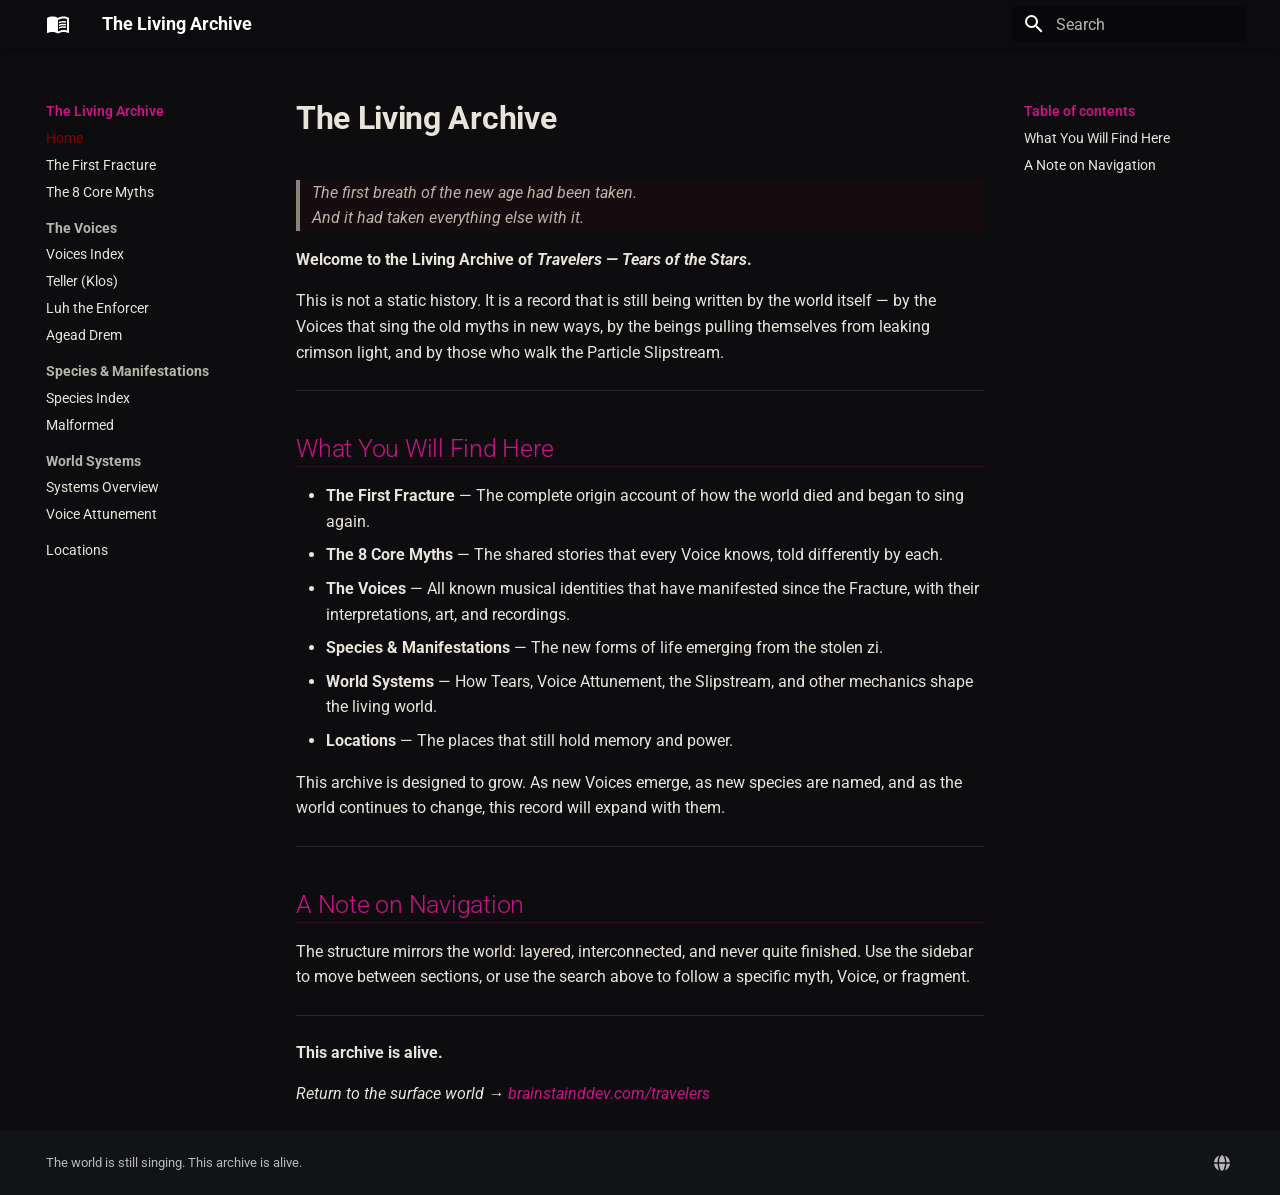
<file: Travelers/archive/site/index.html>
<!doctype html>
<html lang="en" class="no-js">
  <head>
    
      <meta charset="utf-8">
      <meta name="viewport" content="width=device-width,initial-scale=1">
      
        <meta name="description" content="Travelers — Tears of the Stars | A living record of the world after the First Fracture">
      
      
      
        <link rel="canonical" href="https://www.brainstainddev.com/travelers/">
      
      
      
        <link rel="next" href="foundation/the-first-fracture/">
      
      
        
      
      
      <link rel="icon" href="assets/images/favicon.png">
      <meta name="generator" content="mkdocs-1.6.1, mkdocs-material-9.7.6">
    
    
      
        <title>The Living Archive</title>
      
    
    
      <link rel="stylesheet" href="assets/stylesheets/main.484c7ddc.min.css">
      
        
        <link rel="stylesheet" href="assets/stylesheets/palette.ab4e12ef.min.css">
      
      


    
    
      
    
    
      
        
        
        <link rel="preconnect" href="https://fonts.gstatic.com" crossorigin>
        <link rel="stylesheet" href="https://fonts.googleapis.com/css?family=Roboto:300,300i,400,400i,700,700i%7CRoboto+Mono:400,400i,700,700i&display=fallback">
        <style>:root{--md-text-font:"Roboto";--md-code-font:"Roboto Mono"}</style>
      
    
    
      <link rel="stylesheet" href="stylesheets/travelers.css">
    
    <script>__md_scope=new URL(".",location),__md_hash=e=>[...e].reduce(((e,_)=>(e<<5)-e+_.charCodeAt(0)),0),__md_get=(e,_=localStorage,t=__md_scope)=>JSON.parse(_.getItem(t.pathname+"."+e)),__md_set=(e,_,t=localStorage,a=__md_scope)=>{try{t.setItem(a.pathname+"."+e,JSON.stringify(_))}catch(e){}}</script>
    
      

    
    
  </head>
  
  
    
    
    
    
    
    <body dir="ltr" data-md-color-scheme="slate" data-md-color-primary="custom" data-md-color-accent="pink">
  
    
    <input class="md-toggle" data-md-toggle="drawer" type="checkbox" id="__drawer" autocomplete="off">
    <input class="md-toggle" data-md-toggle="search" type="checkbox" id="__search" autocomplete="off">
    <label class="md-overlay" for="__drawer"></label>
    <div data-md-component="skip">
      
        
        <a href="#the-living-archive" class="md-skip">
          Skip to content
        </a>
      
    </div>
    <div data-md-component="announce">
      
    </div>
    
    
      

  

<header class="md-header md-header--shadow" data-md-component="header">
  <nav class="md-header__inner md-grid" aria-label="Header">
    <a href="." title="The Living Archive" class="md-header__button md-logo" aria-label="The Living Archive" data-md-component="logo">
      
  
  <svg xmlns="http://www.w3.org/2000/svg" viewBox="0 0 24 24"><path d="M12 21.5c-1.35-.85-3.8-1.5-5.5-1.5-1.65 0-3.35.3-4.75 1.05-.1.05-.15.05-.25.05-.25 0-.5-.25-.5-.5V6c.6-.45 1.25-.75 2-1 1.11-.35 2.33-.5 3.5-.5 1.95 0 4.05.4 5.5 1.5 1.45-1.1 3.55-1.5 5.5-1.5 1.17 0 2.39.15 3.5.5.75.25 1.4.55 2 1v14.6c0 .25-.25.5-.5.5-.1 0-.15 0-.25-.05-1.4-.75-3.1-1.05-4.75-1.05-1.7 0-4.15.65-5.5 1.5M12 8v11.5c1.35-.85 3.8-1.5 5.5-1.5 1.2 0 2.4.15 3.5.5V7c-1.1-.35-2.3-.5-3.5-.5-1.7 0-4.15.65-5.5 1.5m1 3.5c1.11-.68 2.6-1 4.5-1 .91 0 1.76.09 2.5.28V9.23c-.87-.15-1.71-.23-2.5-.23q-2.655 0-4.5.84zm4.5.17c-1.71 0-3.21.26-4.5.79v1.69c1.11-.65 2.6-.99 4.5-.99 1.04 0 1.88.08 2.5.24v-1.5c-.87-.16-1.71-.23-2.5-.23m2.5 2.9c-.87-.16-1.71-.24-2.5-.24-1.83 0-3.33.27-4.5.8v1.69c1.11-.66 2.6-.99 4.5-.99 1.04 0 1.88.08 2.5.24z"/></svg>

    </a>
    <label class="md-header__button md-icon" for="__drawer">
      
      <svg xmlns="http://www.w3.org/2000/svg" viewBox="0 0 24 24"><path d="M3 6h18v2H3zm0 5h18v2H3zm0 5h18v2H3z"/></svg>
    </label>
    <div class="md-header__title" data-md-component="header-title">
      <div class="md-header__ellipsis">
        <div class="md-header__topic">
          <span class="md-ellipsis">
            The Living Archive
          </span>
        </div>
        <div class="md-header__topic" data-md-component="header-topic">
          <span class="md-ellipsis">
            
              Home
            
          </span>
        </div>
      </div>
    </div>
    
      
    
    
    
    
      
      
        <label class="md-header__button md-icon" for="__search">
          
          <svg xmlns="http://www.w3.org/2000/svg" viewBox="0 0 24 24"><path d="M9.5 3A6.5 6.5 0 0 1 16 9.5c0 1.61-.59 3.09-1.56 4.23l.27.27h.79l5 5-1.5 1.5-5-5v-.79l-.27-.27A6.52 6.52 0 0 1 9.5 16 6.5 6.5 0 0 1 3 9.5 6.5 6.5 0 0 1 9.5 3m0 2C7 5 5 7 5 9.5S7 14 9.5 14 14 12 14 9.5 12 5 9.5 5"/></svg>
        </label>
        <div class="md-search" data-md-component="search" role="dialog">
  <label class="md-search__overlay" for="__search"></label>
  <div class="md-search__inner" role="search">
    <form class="md-search__form" name="search">
      <input type="text" class="md-search__input" name="query" aria-label="Search" placeholder="Search" autocapitalize="off" autocorrect="off" autocomplete="off" spellcheck="false" data-md-component="search-query" required>
      <label class="md-search__icon md-icon" for="__search">
        
        <svg xmlns="http://www.w3.org/2000/svg" viewBox="0 0 24 24"><path d="M9.5 3A6.5 6.5 0 0 1 16 9.5c0 1.61-.59 3.09-1.56 4.23l.27.27h.79l5 5-1.5 1.5-5-5v-.79l-.27-.27A6.52 6.52 0 0 1 9.5 16 6.5 6.5 0 0 1 3 9.5 6.5 6.5 0 0 1 9.5 3m0 2C7 5 5 7 5 9.5S7 14 9.5 14 14 12 14 9.5 12 5 9.5 5"/></svg>
        
        <svg xmlns="http://www.w3.org/2000/svg" viewBox="0 0 24 24"><path d="M20 11v2H8l5.5 5.5-1.42 1.42L4.16 12l7.92-7.92L13.5 5.5 8 11z"/></svg>
      </label>
      <nav class="md-search__options" aria-label="Search">
        
        <button type="reset" class="md-search__icon md-icon" title="Clear" aria-label="Clear" tabindex="-1">
          
          <svg xmlns="http://www.w3.org/2000/svg" viewBox="0 0 24 24"><path d="M19 6.41 17.59 5 12 10.59 6.41 5 5 6.41 10.59 12 5 17.59 6.41 19 12 13.41 17.59 19 19 17.59 13.41 12z"/></svg>
        </button>
      </nav>
      
        <div class="md-search__suggest" data-md-component="search-suggest"></div>
      
    </form>
    <div class="md-search__output">
      <div class="md-search__scrollwrap" tabindex="0" data-md-scrollfix>
        <div class="md-search-result" data-md-component="search-result">
          <div class="md-search-result__meta">
            Initializing search
          </div>
          <ol class="md-search-result__list" role="presentation"></ol>
        </div>
      </div>
    </div>
  </div>
</div>
      
    
    
  </nav>
  
</header>
    
    <div class="md-container" data-md-component="container">
      
      
        
          
        
      
      <main class="md-main" data-md-component="main">
        <div class="md-main__inner md-grid">
          
            
              
              <div class="md-sidebar md-sidebar--primary" data-md-component="sidebar" data-md-type="navigation" >
                <div class="md-sidebar__scrollwrap">
                  <div class="md-sidebar__inner">
                    



<nav class="md-nav md-nav--primary" aria-label="Navigation" data-md-level="0">
  <label class="md-nav__title" for="__drawer">
    <a href="." title="The Living Archive" class="md-nav__button md-logo" aria-label="The Living Archive" data-md-component="logo">
      
  
  <svg xmlns="http://www.w3.org/2000/svg" viewBox="0 0 24 24"><path d="M12 21.5c-1.35-.85-3.8-1.5-5.5-1.5-1.65 0-3.35.3-4.75 1.05-.1.05-.15.05-.25.05-.25 0-.5-.25-.5-.5V6c.6-.45 1.25-.75 2-1 1.11-.35 2.33-.5 3.5-.5 1.95 0 4.05.4 5.5 1.5 1.45-1.1 3.55-1.5 5.5-1.5 1.17 0 2.39.15 3.5.5.75.25 1.4.55 2 1v14.6c0 .25-.25.5-.5.5-.1 0-.15 0-.25-.05-1.4-.75-3.1-1.05-4.75-1.05-1.7 0-4.15.65-5.5 1.5M12 8v11.5c1.35-.85 3.8-1.5 5.5-1.5 1.2 0 2.4.15 3.5.5V7c-1.1-.35-2.3-.5-3.5-.5-1.7 0-4.15.65-5.5 1.5m1 3.5c1.11-.68 2.6-1 4.5-1 .91 0 1.76.09 2.5.28V9.23c-.87-.15-1.71-.23-2.5-.23q-2.655 0-4.5.84zm4.5.17c-1.71 0-3.21.26-4.5.79v1.69c1.11-.65 2.6-.99 4.5-.99 1.04 0 1.88.08 2.5.24v-1.5c-.87-.16-1.71-.23-2.5-.23m2.5 2.9c-.87-.16-1.71-.24-2.5-.24-1.83 0-3.33.27-4.5.8v1.69c1.11-.66 2.6-.99 4.5-.99 1.04 0 1.88.08 2.5.24z"/></svg>

    </a>
    The Living Archive
  </label>
  
  <ul class="md-nav__list" data-md-scrollfix>
    
      
      
  
  
    
  
  
  
    <li class="md-nav__item md-nav__item--active">
      
      <input class="md-nav__toggle md-toggle" type="checkbox" id="__toc">
      
      
        
      
      
        <label class="md-nav__link md-nav__link--active" for="__toc">
          
  
  
  <span class="md-ellipsis">
    
  
    Home
  

    
  </span>
  
  

          <span class="md-nav__icon md-icon"></span>
        </label>
      
      <a href="." class="md-nav__link md-nav__link--active">
        
  
  
  <span class="md-ellipsis">
    
  
    Home
  

    
  </span>
  
  

      </a>
      
        

<nav class="md-nav md-nav--secondary" aria-label="Table of contents">
  
  
  
    
  
  
    <label class="md-nav__title" for="__toc">
      <span class="md-nav__icon md-icon"></span>
      Table of contents
    </label>
    <ul class="md-nav__list" data-md-component="toc" data-md-scrollfix>
      
        <li class="md-nav__item">
  <a href="#what-you-will-find-here" class="md-nav__link">
    <span class="md-ellipsis">
      
        What You Will Find Here
      
    </span>
  </a>
  
</li>
      
        <li class="md-nav__item">
  <a href="#a-note-on-navigation" class="md-nav__link">
    <span class="md-ellipsis">
      
        A Note on Navigation
      
    </span>
  </a>
  
</li>
      
    </ul>
  
</nav>
      
    </li>
  

    
      
      
  
  
  
  
    <li class="md-nav__item">
      <a href="foundation/the-first-fracture/" class="md-nav__link">
        
  
  
  <span class="md-ellipsis">
    
  
    The First Fracture
  

    
  </span>
  
  

      </a>
    </li>
  

    
      
      
  
  
  
  
    <li class="md-nav__item">
      <a href="foundation/the-8-myths/" class="md-nav__link">
        
  
  
  <span class="md-ellipsis">
    
  
    The 8 Core Myths
  

    
  </span>
  
  

      </a>
    </li>
  

    
      
      
  
  
  
  
    
    
    
    
      
        
        
      
    
    
    <li class="md-nav__item md-nav__item--section md-nav__item--nested">
      
        
        
          
        
        <input class="md-nav__toggle md-toggle md-toggle--indeterminate" type="checkbox" id="__nav_4" >
        
          
          <label class="md-nav__link" for="__nav_4" id="__nav_4_label" tabindex="">
            
  
  
  <span class="md-ellipsis">
    
  
    The Voices
  

    
  </span>
  
  

            <span class="md-nav__icon md-icon"></span>
          </label>
        
        <nav class="md-nav" data-md-level="1" aria-labelledby="__nav_4_label" aria-expanded="false">
          <label class="md-nav__title" for="__nav_4">
            <span class="md-nav__icon md-icon"></span>
            
  
    The Voices
  

          </label>
          <ul class="md-nav__list" data-md-scrollfix>
            
              
                
  
  
  
  
    <li class="md-nav__item">
      <a href="voices/" class="md-nav__link">
        
  
  
  <span class="md-ellipsis">
    
  
    Voices Index
  

    
  </span>
  
  

      </a>
    </li>
  

              
            
              
                
  
  
  
  
    <li class="md-nav__item">
      <a href="voices/teller/" class="md-nav__link">
        
  
  
  <span class="md-ellipsis">
    
  
    Teller (Klos)
  

    
  </span>
  
  

      </a>
    </li>
  

              
            
              
                
  
  
  
  
    <li class="md-nav__item">
      <a href="voices/luhtheEnforcer/" class="md-nav__link">
        
  
  
  <span class="md-ellipsis">
    
  
    Luh the Enforcer
  

    
  </span>
  
  

      </a>
    </li>
  

              
            
              
                
  
  
  
  
    <li class="md-nav__item">
      <a href="voices/ageadDrem/" class="md-nav__link">
        
  
  
  <span class="md-ellipsis">
    
  
    Agead Drem
  

    
  </span>
  
  

      </a>
    </li>
  

              
            
          </ul>
        </nav>
      
    </li>
  

    
      
      
  
  
  
  
    
    
    
    
      
        
        
      
    
    
    <li class="md-nav__item md-nav__item--section md-nav__item--nested">
      
        
        
          
        
        <input class="md-nav__toggle md-toggle md-toggle--indeterminate" type="checkbox" id="__nav_5" >
        
          
          <label class="md-nav__link" for="__nav_5" id="__nav_5_label" tabindex="">
            
  
  
  <span class="md-ellipsis">
    
  
    Species & Manifestations
  

    
  </span>
  
  

            <span class="md-nav__icon md-icon"></span>
          </label>
        
        <nav class="md-nav" data-md-level="1" aria-labelledby="__nav_5_label" aria-expanded="false">
          <label class="md-nav__title" for="__nav_5">
            <span class="md-nav__icon md-icon"></span>
            
  
    Species & Manifestations
  

          </label>
          <ul class="md-nav__list" data-md-scrollfix>
            
              
                
  
  
  
  
    <li class="md-nav__item">
      <a href="species/" class="md-nav__link">
        
  
  
  <span class="md-ellipsis">
    
  
    Species Index
  

    
  </span>
  
  

      </a>
    </li>
  

              
            
              
                
  
  
  
  
    <li class="md-nav__item">
      <a href="species/malformed/" class="md-nav__link">
        
  
  
  <span class="md-ellipsis">
    
  
    Malformed
  

    
  </span>
  
  

      </a>
    </li>
  

              
            
          </ul>
        </nav>
      
    </li>
  

    
      
      
  
  
  
  
    
    
    
    
      
        
        
      
    
    
    <li class="md-nav__item md-nav__item--section md-nav__item--nested">
      
        
        
          
        
        <input class="md-nav__toggle md-toggle md-toggle--indeterminate" type="checkbox" id="__nav_6" >
        
          
          <label class="md-nav__link" for="__nav_6" id="__nav_6_label" tabindex="">
            
  
  
  <span class="md-ellipsis">
    
  
    World Systems
  

    
  </span>
  
  

            <span class="md-nav__icon md-icon"></span>
          </label>
        
        <nav class="md-nav" data-md-level="1" aria-labelledby="__nav_6_label" aria-expanded="false">
          <label class="md-nav__title" for="__nav_6">
            <span class="md-nav__icon md-icon"></span>
            
  
    World Systems
  

          </label>
          <ul class="md-nav__list" data-md-scrollfix>
            
              
                
  
  
  
  
    <li class="md-nav__item">
      <a href="world-systems/" class="md-nav__link">
        
  
  
  <span class="md-ellipsis">
    
  
    Systems Overview
  

    
  </span>
  
  

      </a>
    </li>
  

              
            
              
                
  
  
  
  
    <li class="md-nav__item">
      <a href="world-systems/voice-attunement/" class="md-nav__link">
        
  
  
  <span class="md-ellipsis">
    
  
    Voice Attunement
  

    
  </span>
  
  

      </a>
    </li>
  

              
            
          </ul>
        </nav>
      
    </li>
  

    
      
      
  
  
  
  
    <li class="md-nav__item">
      <a href="locations/" class="md-nav__link">
        
  
  
  <span class="md-ellipsis">
    
  
    Locations
  

    
  </span>
  
  

      </a>
    </li>
  

    
  </ul>
</nav>
                  </div>
                </div>
              </div>
            
            
              
              <div class="md-sidebar md-sidebar--secondary" data-md-component="sidebar" data-md-type="toc" >
                <div class="md-sidebar__scrollwrap">
                  <div class="md-sidebar__inner">
                    

<nav class="md-nav md-nav--secondary" aria-label="Table of contents">
  
  
  
    
  
  
    <label class="md-nav__title" for="__toc">
      <span class="md-nav__icon md-icon"></span>
      Table of contents
    </label>
    <ul class="md-nav__list" data-md-component="toc" data-md-scrollfix>
      
        <li class="md-nav__item">
  <a href="#what-you-will-find-here" class="md-nav__link">
    <span class="md-ellipsis">
      
        What You Will Find Here
      
    </span>
  </a>
  
</li>
      
        <li class="md-nav__item">
  <a href="#a-note-on-navigation" class="md-nav__link">
    <span class="md-ellipsis">
      
        A Note on Navigation
      
    </span>
  </a>
  
</li>
      
    </ul>
  
</nav>
                  </div>
                </div>
              </div>
            
          
          
            <div class="md-content" data-md-component="content">
              
              <article class="md-content__inner md-typeset">
                
                  



<h1 id="the-living-archive">The Living Archive<a class="headerlink" href="#the-living-archive" title="Permanent link">&para;</a></h1>
<blockquote>
<p><em>The first breath of the new age had been taken.</em><br />
<em>And it had taken everything else with it.</em></p>
</blockquote>
<p><strong>Welcome to the Living Archive of <em>Travelers — Tears of the Stars</em>.</strong></p>
<p>This is not a static history. It is a record that is still being written by the world itself — by the Voices that sing the old myths in new ways, by the beings pulling themselves from leaking crimson light, and by those who walk the Particle Slipstream.</p>
<hr />
<h2 id="what-you-will-find-here">What You Will Find Here<a class="headerlink" href="#what-you-will-find-here" title="Permanent link">&para;</a></h2>
<ul>
<li><strong>The First Fracture</strong> — The complete origin account of how the world died and began to sing again.</li>
<li><strong>The 8 Core Myths</strong> — The shared stories that every Voice knows, told differently by each.</li>
<li><strong>The Voices</strong> — All known musical identities that have manifested since the Fracture, with their interpretations, art, and recordings.</li>
<li><strong>Species &amp; Manifestations</strong> — The new forms of life emerging from the stolen zi.</li>
<li><strong>World Systems</strong> — How Tears, Voice Attunement, the Slipstream, and other mechanics shape the living world.</li>
<li><strong>Locations</strong> — The places that still hold memory and power.</li>
</ul>
<p>This archive is designed to grow. As new Voices emerge, as new species are named, and as the world continues to change, this record will expand with them.</p>
<hr />
<h2 id="a-note-on-navigation">A Note on Navigation<a class="headerlink" href="#a-note-on-navigation" title="Permanent link">&para;</a></h2>
<p>The structure mirrors the world: layered, interconnected, and never quite finished. Use the sidebar to move between sections, or use the search above to follow a specific myth, Voice, or fragment.</p>
<hr />
<p><strong>This archive is alive.</strong></p>
<p><em>Return to the surface world → <a href="https://www.brainstainddev.com/travelers">brainstainddev.com/travelers</a></em></p>












                
              </article>
            </div>
          
          
<script>var target=document.getElementById(location.hash.slice(1));target&&target.name&&(target.checked=target.name.startsWith("__tabbed_"))</script>
        </div>
        
          <button type="button" class="md-top md-icon" data-md-component="top" hidden>
  
  <svg xmlns="http://www.w3.org/2000/svg" viewBox="0 0 24 24"><path d="M13 20h-2V8l-5.5 5.5-1.42-1.42L12 4.16l7.92 7.92-1.42 1.42L13 8z"/></svg>
  Back to top
</button>
        
      </main>
      
        <footer class="md-footer">
  
  <div class="md-footer-meta md-typeset">
    <div class="md-footer-meta__inner md-grid">
      <div class="md-copyright">
  
    <div class="md-copyright__highlight">
      The world is still singing. This archive is alive.
    </div>
  
  
</div>
      
        
<div class="md-social">
  
    
    
    
    
    <a href="https://www.brainstainddev.com/travelers" target="_blank" rel="noopener" title="Return to the Surface" class="md-social__link">
      <svg xmlns="http://www.w3.org/2000/svg" viewBox="0 0 512 512"><!--! Font Awesome Free 7.1.0 by @fontawesome - https://fontawesome.com License - https://fontawesome.com/license/free (Icons: CC BY 4.0, Fonts: SIL OFL 1.1, Code: MIT License) Copyright 2025 Fonticons, Inc.--><path d="M351.9 280H161c2.9 64.5 17.2 123.9 37.5 167.4 11.4 24.5 23.7 41.8 35.1 52.4 11.2 10.5 18.9 12.2 22.9 12.2s11.7-1.7 22.9-12.2c11.4-10.6 23.7-28 35.1-52.4 20.3-43.5 34.6-102.9 37.5-167.4zm-191-48h190.9c-2.8-64.5-17.1-123.9-37.4-167.4-11.4-24.4-23.7-41.8-35.1-52.4C268.1 1.7 260.4 0 256.4 0s-11.7 1.7-22.9 12.2c-11.4 10.6-23.7 28-35.1 52.4-20.3 43.5-34.6 102.9-37.5 167.4m-48 0c3.5-85.6 25.6-165.1 57.9-217.3C78.7 47.3 10.9 131.2 1.5 232zM1.5 280c9.4 100.8 77.2 184.7 169.3 217.3-32.3-52.2-54.4-131.7-57.9-217.3zm398.4 0c-3.5 85.6-25.6 165.1-57.9 217.3 92.1-32.7 159.9-116.5 169.3-217.3zm111.4-48C501.9 131.2 434.1 47.3 342 14.7c32.3 52.2 54.4 131.7 57.9 217.3z"/></svg>
    </a>
  
</div>
      
    </div>
  </div>
</footer>
      
    </div>
    <div class="md-dialog" data-md-component="dialog">
      <div class="md-dialog__inner md-typeset"></div>
    </div>
    
    
    
      
      
      <script id="__config" type="application/json">{"annotate": null, "base": ".", "features": ["navigation.instant", "navigation.tracking", "navigation.sections", "navigation.expand", "navigation.top", "search.suggest", "search.highlight", "content.tabs", "content.code.copy"], "search": "assets/javascripts/workers/search.2c215733.min.js", "tags": null, "translations": {"clipboard.copied": "Copied to clipboard", "clipboard.copy": "Copy to clipboard", "search.result.more.one": "1 more on this page", "search.result.more.other": "# more on this page", "search.result.none": "No matching documents", "search.result.one": "1 matching document", "search.result.other": "# matching documents", "search.result.placeholder": "Type to start searching", "search.result.term.missing": "Missing", "select.version": "Select version"}, "version": null}</script>
    
    
      <script src="assets/javascripts/bundle.79ae519e.min.js"></script>
      
    
  </body>
</html>
</file>
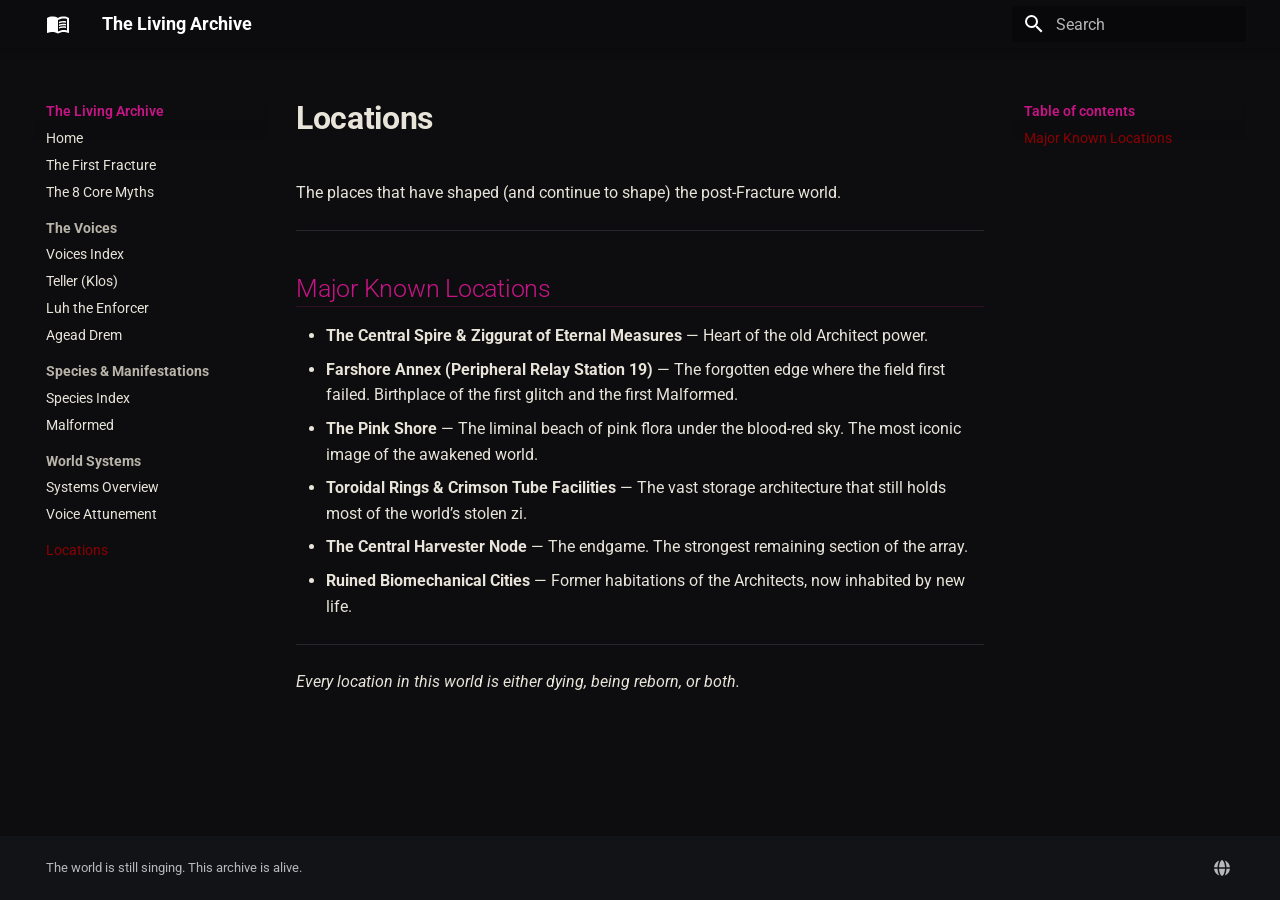
<file: Travelers/archive/site/locations/index.html>
<!doctype html>
<html lang="en" class="no-js">
  <head>
    
      <meta charset="utf-8">
      <meta name="viewport" content="width=device-width,initial-scale=1">
      
        <meta name="description" content="Travelers — Tears of the Stars | A living record of the world after the First Fracture">
      
      
      
        <link rel="canonical" href="https://www.brainstainddev.com/travelers/locations/">
      
      
        <link rel="prev" href="../world-systems/voice-attunement/">
      
      
      
        
      
      
      <link rel="icon" href="../assets/images/favicon.png">
      <meta name="generator" content="mkdocs-1.6.1, mkdocs-material-9.7.6">
    
    
      
        <title>Locations - The Living Archive</title>
      
    
    
      <link rel="stylesheet" href="../assets/stylesheets/main.484c7ddc.min.css">
      
        
        <link rel="stylesheet" href="../assets/stylesheets/palette.ab4e12ef.min.css">
      
      


    
    
      
    
    
      
        
        
        <link rel="preconnect" href="https://fonts.gstatic.com" crossorigin>
        <link rel="stylesheet" href="https://fonts.googleapis.com/css?family=Roboto:300,300i,400,400i,700,700i%7CRoboto+Mono:400,400i,700,700i&display=fallback">
        <style>:root{--md-text-font:"Roboto";--md-code-font:"Roboto Mono"}</style>
      
    
    
      <link rel="stylesheet" href="../stylesheets/travelers.css">
    
    <script>__md_scope=new URL("..",location),__md_hash=e=>[...e].reduce(((e,_)=>(e<<5)-e+_.charCodeAt(0)),0),__md_get=(e,_=localStorage,t=__md_scope)=>JSON.parse(_.getItem(t.pathname+"."+e)),__md_set=(e,_,t=localStorage,a=__md_scope)=>{try{t.setItem(a.pathname+"."+e,JSON.stringify(_))}catch(e){}}</script>
    
      

    
    
  </head>
  
  
    
    
    
    
    
    <body dir="ltr" data-md-color-scheme="slate" data-md-color-primary="custom" data-md-color-accent="pink">
  
    
    <input class="md-toggle" data-md-toggle="drawer" type="checkbox" id="__drawer" autocomplete="off">
    <input class="md-toggle" data-md-toggle="search" type="checkbox" id="__search" autocomplete="off">
    <label class="md-overlay" for="__drawer"></label>
    <div data-md-component="skip">
      
        
        <a href="#locations" class="md-skip">
          Skip to content
        </a>
      
    </div>
    <div data-md-component="announce">
      
    </div>
    
    
      

  

<header class="md-header md-header--shadow" data-md-component="header">
  <nav class="md-header__inner md-grid" aria-label="Header">
    <a href=".." title="The Living Archive" class="md-header__button md-logo" aria-label="The Living Archive" data-md-component="logo">
      
  
  <svg xmlns="http://www.w3.org/2000/svg" viewBox="0 0 24 24"><path d="M12 21.5c-1.35-.85-3.8-1.5-5.5-1.5-1.65 0-3.35.3-4.75 1.05-.1.05-.15.05-.25.05-.25 0-.5-.25-.5-.5V6c.6-.45 1.25-.75 2-1 1.11-.35 2.33-.5 3.5-.5 1.95 0 4.05.4 5.5 1.5 1.45-1.1 3.55-1.5 5.5-1.5 1.17 0 2.39.15 3.5.5.75.25 1.4.55 2 1v14.6c0 .25-.25.5-.5.5-.1 0-.15 0-.25-.05-1.4-.75-3.1-1.05-4.75-1.05-1.7 0-4.15.65-5.5 1.5M12 8v11.5c1.35-.85 3.8-1.5 5.5-1.5 1.2 0 2.4.15 3.5.5V7c-1.1-.35-2.3-.5-3.5-.5-1.7 0-4.15.65-5.5 1.5m1 3.5c1.11-.68 2.6-1 4.5-1 .91 0 1.76.09 2.5.28V9.23c-.87-.15-1.71-.23-2.5-.23q-2.655 0-4.5.84zm4.5.17c-1.71 0-3.21.26-4.5.79v1.69c1.11-.65 2.6-.99 4.5-.99 1.04 0 1.88.08 2.5.24v-1.5c-.87-.16-1.71-.23-2.5-.23m2.5 2.9c-.87-.16-1.71-.24-2.5-.24-1.83 0-3.33.27-4.5.8v1.69c1.11-.66 2.6-.99 4.5-.99 1.04 0 1.88.08 2.5.24z"/></svg>

    </a>
    <label class="md-header__button md-icon" for="__drawer">
      
      <svg xmlns="http://www.w3.org/2000/svg" viewBox="0 0 24 24"><path d="M3 6h18v2H3zm0 5h18v2H3zm0 5h18v2H3z"/></svg>
    </label>
    <div class="md-header__title" data-md-component="header-title">
      <div class="md-header__ellipsis">
        <div class="md-header__topic">
          <span class="md-ellipsis">
            The Living Archive
          </span>
        </div>
        <div class="md-header__topic" data-md-component="header-topic">
          <span class="md-ellipsis">
            
              Locations
            
          </span>
        </div>
      </div>
    </div>
    
      
    
    
    
    
      
      
        <label class="md-header__button md-icon" for="__search">
          
          <svg xmlns="http://www.w3.org/2000/svg" viewBox="0 0 24 24"><path d="M9.5 3A6.5 6.5 0 0 1 16 9.5c0 1.61-.59 3.09-1.56 4.23l.27.27h.79l5 5-1.5 1.5-5-5v-.79l-.27-.27A6.52 6.52 0 0 1 9.5 16 6.5 6.5 0 0 1 3 9.5 6.5 6.5 0 0 1 9.5 3m0 2C7 5 5 7 5 9.5S7 14 9.5 14 14 12 14 9.5 12 5 9.5 5"/></svg>
        </label>
        <div class="md-search" data-md-component="search" role="dialog">
  <label class="md-search__overlay" for="__search"></label>
  <div class="md-search__inner" role="search">
    <form class="md-search__form" name="search">
      <input type="text" class="md-search__input" name="query" aria-label="Search" placeholder="Search" autocapitalize="off" autocorrect="off" autocomplete="off" spellcheck="false" data-md-component="search-query" required>
      <label class="md-search__icon md-icon" for="__search">
        
        <svg xmlns="http://www.w3.org/2000/svg" viewBox="0 0 24 24"><path d="M9.5 3A6.5 6.5 0 0 1 16 9.5c0 1.61-.59 3.09-1.56 4.23l.27.27h.79l5 5-1.5 1.5-5-5v-.79l-.27-.27A6.52 6.52 0 0 1 9.5 16 6.5 6.5 0 0 1 3 9.5 6.5 6.5 0 0 1 9.5 3m0 2C7 5 5 7 5 9.5S7 14 9.5 14 14 12 14 9.5 12 5 9.5 5"/></svg>
        
        <svg xmlns="http://www.w3.org/2000/svg" viewBox="0 0 24 24"><path d="M20 11v2H8l5.5 5.5-1.42 1.42L4.16 12l7.92-7.92L13.5 5.5 8 11z"/></svg>
      </label>
      <nav class="md-search__options" aria-label="Search">
        
        <button type="reset" class="md-search__icon md-icon" title="Clear" aria-label="Clear" tabindex="-1">
          
          <svg xmlns="http://www.w3.org/2000/svg" viewBox="0 0 24 24"><path d="M19 6.41 17.59 5 12 10.59 6.41 5 5 6.41 10.59 12 5 17.59 6.41 19 12 13.41 17.59 19 19 17.59 13.41 12z"/></svg>
        </button>
      </nav>
      
        <div class="md-search__suggest" data-md-component="search-suggest"></div>
      
    </form>
    <div class="md-search__output">
      <div class="md-search__scrollwrap" tabindex="0" data-md-scrollfix>
        <div class="md-search-result" data-md-component="search-result">
          <div class="md-search-result__meta">
            Initializing search
          </div>
          <ol class="md-search-result__list" role="presentation"></ol>
        </div>
      </div>
    </div>
  </div>
</div>
      
    
    
  </nav>
  
</header>
    
    <div class="md-container" data-md-component="container">
      
      
        
          
        
      
      <main class="md-main" data-md-component="main">
        <div class="md-main__inner md-grid">
          
            
              
              <div class="md-sidebar md-sidebar--primary" data-md-component="sidebar" data-md-type="navigation" >
                <div class="md-sidebar__scrollwrap">
                  <div class="md-sidebar__inner">
                    



<nav class="md-nav md-nav--primary" aria-label="Navigation" data-md-level="0">
  <label class="md-nav__title" for="__drawer">
    <a href=".." title="The Living Archive" class="md-nav__button md-logo" aria-label="The Living Archive" data-md-component="logo">
      
  
  <svg xmlns="http://www.w3.org/2000/svg" viewBox="0 0 24 24"><path d="M12 21.5c-1.35-.85-3.8-1.5-5.5-1.5-1.65 0-3.35.3-4.75 1.05-.1.05-.15.05-.25.05-.25 0-.5-.25-.5-.5V6c.6-.45 1.25-.75 2-1 1.11-.35 2.33-.5 3.5-.5 1.95 0 4.05.4 5.5 1.5 1.45-1.1 3.55-1.5 5.5-1.5 1.17 0 2.39.15 3.5.5.75.25 1.4.55 2 1v14.6c0 .25-.25.5-.5.5-.1 0-.15 0-.25-.05-1.4-.75-3.1-1.05-4.75-1.05-1.7 0-4.15.65-5.5 1.5M12 8v11.5c1.35-.85 3.8-1.5 5.5-1.5 1.2 0 2.4.15 3.5.5V7c-1.1-.35-2.3-.5-3.5-.5-1.7 0-4.15.65-5.5 1.5m1 3.5c1.11-.68 2.6-1 4.5-1 .91 0 1.76.09 2.5.28V9.23c-.87-.15-1.71-.23-2.5-.23q-2.655 0-4.5.84zm4.5.17c-1.71 0-3.21.26-4.5.79v1.69c1.11-.65 2.6-.99 4.5-.99 1.04 0 1.88.08 2.5.24v-1.5c-.87-.16-1.71-.23-2.5-.23m2.5 2.9c-.87-.16-1.71-.24-2.5-.24-1.83 0-3.33.27-4.5.8v1.69c1.11-.66 2.6-.99 4.5-.99 1.04 0 1.88.08 2.5.24z"/></svg>

    </a>
    The Living Archive
  </label>
  
  <ul class="md-nav__list" data-md-scrollfix>
    
      
      
  
  
  
  
    <li class="md-nav__item">
      <a href=".." class="md-nav__link">
        
  
  
  <span class="md-ellipsis">
    
  
    Home
  

    
  </span>
  
  

      </a>
    </li>
  

    
      
      
  
  
  
  
    <li class="md-nav__item">
      <a href="../foundation/the-first-fracture/" class="md-nav__link">
        
  
  
  <span class="md-ellipsis">
    
  
    The First Fracture
  

    
  </span>
  
  

      </a>
    </li>
  

    
      
      
  
  
  
  
    <li class="md-nav__item">
      <a href="../foundation/the-8-myths/" class="md-nav__link">
        
  
  
  <span class="md-ellipsis">
    
  
    The 8 Core Myths
  

    
  </span>
  
  

      </a>
    </li>
  

    
      
      
  
  
  
  
    
    
    
    
      
        
        
      
    
    
    <li class="md-nav__item md-nav__item--section md-nav__item--nested">
      
        
        
          
        
        <input class="md-nav__toggle md-toggle md-toggle--indeterminate" type="checkbox" id="__nav_4" >
        
          
          <label class="md-nav__link" for="__nav_4" id="__nav_4_label" tabindex="">
            
  
  
  <span class="md-ellipsis">
    
  
    The Voices
  

    
  </span>
  
  

            <span class="md-nav__icon md-icon"></span>
          </label>
        
        <nav class="md-nav" data-md-level="1" aria-labelledby="__nav_4_label" aria-expanded="false">
          <label class="md-nav__title" for="__nav_4">
            <span class="md-nav__icon md-icon"></span>
            
  
    The Voices
  

          </label>
          <ul class="md-nav__list" data-md-scrollfix>
            
              
                
  
  
  
  
    <li class="md-nav__item">
      <a href="../voices/" class="md-nav__link">
        
  
  
  <span class="md-ellipsis">
    
  
    Voices Index
  

    
  </span>
  
  

      </a>
    </li>
  

              
            
              
                
  
  
  
  
    <li class="md-nav__item">
      <a href="../voices/teller/" class="md-nav__link">
        
  
  
  <span class="md-ellipsis">
    
  
    Teller (Klos)
  

    
  </span>
  
  

      </a>
    </li>
  

              
            
              
                
  
  
  
  
    <li class="md-nav__item">
      <a href="../voices/luhtheEnforcer/" class="md-nav__link">
        
  
  
  <span class="md-ellipsis">
    
  
    Luh the Enforcer
  

    
  </span>
  
  

      </a>
    </li>
  

              
            
              
                
  
  
  
  
    <li class="md-nav__item">
      <a href="../voices/ageadDrem/" class="md-nav__link">
        
  
  
  <span class="md-ellipsis">
    
  
    Agead Drem
  

    
  </span>
  
  

      </a>
    </li>
  

              
            
          </ul>
        </nav>
      
    </li>
  

    
      
      
  
  
  
  
    
    
    
    
      
        
        
      
    
    
    <li class="md-nav__item md-nav__item--section md-nav__item--nested">
      
        
        
          
        
        <input class="md-nav__toggle md-toggle md-toggle--indeterminate" type="checkbox" id="__nav_5" >
        
          
          <label class="md-nav__link" for="__nav_5" id="__nav_5_label" tabindex="">
            
  
  
  <span class="md-ellipsis">
    
  
    Species & Manifestations
  

    
  </span>
  
  

            <span class="md-nav__icon md-icon"></span>
          </label>
        
        <nav class="md-nav" data-md-level="1" aria-labelledby="__nav_5_label" aria-expanded="false">
          <label class="md-nav__title" for="__nav_5">
            <span class="md-nav__icon md-icon"></span>
            
  
    Species & Manifestations
  

          </label>
          <ul class="md-nav__list" data-md-scrollfix>
            
              
                
  
  
  
  
    <li class="md-nav__item">
      <a href="../species/" class="md-nav__link">
        
  
  
  <span class="md-ellipsis">
    
  
    Species Index
  

    
  </span>
  
  

      </a>
    </li>
  

              
            
              
                
  
  
  
  
    <li class="md-nav__item">
      <a href="../species/malformed/" class="md-nav__link">
        
  
  
  <span class="md-ellipsis">
    
  
    Malformed
  

    
  </span>
  
  

      </a>
    </li>
  

              
            
          </ul>
        </nav>
      
    </li>
  

    
      
      
  
  
  
  
    
    
    
    
      
        
        
      
    
    
    <li class="md-nav__item md-nav__item--section md-nav__item--nested">
      
        
        
          
        
        <input class="md-nav__toggle md-toggle md-toggle--indeterminate" type="checkbox" id="__nav_6" >
        
          
          <label class="md-nav__link" for="__nav_6" id="__nav_6_label" tabindex="">
            
  
  
  <span class="md-ellipsis">
    
  
    World Systems
  

    
  </span>
  
  

            <span class="md-nav__icon md-icon"></span>
          </label>
        
        <nav class="md-nav" data-md-level="1" aria-labelledby="__nav_6_label" aria-expanded="false">
          <label class="md-nav__title" for="__nav_6">
            <span class="md-nav__icon md-icon"></span>
            
  
    World Systems
  

          </label>
          <ul class="md-nav__list" data-md-scrollfix>
            
              
                
  
  
  
  
    <li class="md-nav__item">
      <a href="../world-systems/" class="md-nav__link">
        
  
  
  <span class="md-ellipsis">
    
  
    Systems Overview
  

    
  </span>
  
  

      </a>
    </li>
  

              
            
              
                
  
  
  
  
    <li class="md-nav__item">
      <a href="../world-systems/voice-attunement/" class="md-nav__link">
        
  
  
  <span class="md-ellipsis">
    
  
    Voice Attunement
  

    
  </span>
  
  

      </a>
    </li>
  

              
            
          </ul>
        </nav>
      
    </li>
  

    
      
      
  
  
    
  
  
  
    <li class="md-nav__item md-nav__item--active">
      
      <input class="md-nav__toggle md-toggle" type="checkbox" id="__toc">
      
      
        
      
      
        <label class="md-nav__link md-nav__link--active" for="__toc">
          
  
  
  <span class="md-ellipsis">
    
  
    Locations
  

    
  </span>
  
  

          <span class="md-nav__icon md-icon"></span>
        </label>
      
      <a href="./" class="md-nav__link md-nav__link--active">
        
  
  
  <span class="md-ellipsis">
    
  
    Locations
  

    
  </span>
  
  

      </a>
      
        

<nav class="md-nav md-nav--secondary" aria-label="Table of contents">
  
  
  
    
  
  
    <label class="md-nav__title" for="__toc">
      <span class="md-nav__icon md-icon"></span>
      Table of contents
    </label>
    <ul class="md-nav__list" data-md-component="toc" data-md-scrollfix>
      
        <li class="md-nav__item">
  <a href="#major-known-locations" class="md-nav__link">
    <span class="md-ellipsis">
      
        Major Known Locations
      
    </span>
  </a>
  
</li>
      
    </ul>
  
</nav>
      
    </li>
  

    
  </ul>
</nav>
                  </div>
                </div>
              </div>
            
            
              
              <div class="md-sidebar md-sidebar--secondary" data-md-component="sidebar" data-md-type="toc" >
                <div class="md-sidebar__scrollwrap">
                  <div class="md-sidebar__inner">
                    

<nav class="md-nav md-nav--secondary" aria-label="Table of contents">
  
  
  
    
  
  
    <label class="md-nav__title" for="__toc">
      <span class="md-nav__icon md-icon"></span>
      Table of contents
    </label>
    <ul class="md-nav__list" data-md-component="toc" data-md-scrollfix>
      
        <li class="md-nav__item">
  <a href="#major-known-locations" class="md-nav__link">
    <span class="md-ellipsis">
      
        Major Known Locations
      
    </span>
  </a>
  
</li>
      
    </ul>
  
</nav>
                  </div>
                </div>
              </div>
            
          
          
            <div class="md-content" data-md-component="content">
              
              <article class="md-content__inner md-typeset">
                
                  



<h1 id="locations">Locations<a class="headerlink" href="#locations" title="Permanent link">&para;</a></h1>
<p>The places that have shaped (and continue to shape) the post-Fracture world.</p>
<hr />
<h2 id="major-known-locations">Major Known Locations<a class="headerlink" href="#major-known-locations" title="Permanent link">&para;</a></h2>
<ul>
<li><strong>The Central Spire &amp; Ziggurat of Eternal Measures</strong> — Heart of the old Architect power.</li>
<li><strong>Farshore Annex (Peripheral Relay Station 19)</strong> — The forgotten edge where the field first failed. Birthplace of the first glitch and the first Malformed.</li>
<li><strong>The Pink Shore</strong> — The liminal beach of pink flora under the blood-red sky. The most iconic image of the awakened world.</li>
<li><strong>Toroidal Rings &amp; Crimson Tube Facilities</strong> — The vast storage architecture that still holds most of the world’s stolen zi.</li>
<li><strong>The Central Harvester Node</strong> — The endgame. The strongest remaining section of the array.</li>
<li><strong>Ruined Biomechanical Cities</strong> — Former habitations of the Architects, now inhabited by new life.</li>
</ul>
<hr />
<p><em>Every location in this world is either dying, being reborn, or both.</em></p>












                
              </article>
            </div>
          
          
<script>var target=document.getElementById(location.hash.slice(1));target&&target.name&&(target.checked=target.name.startsWith("__tabbed_"))</script>
        </div>
        
          <button type="button" class="md-top md-icon" data-md-component="top" hidden>
  
  <svg xmlns="http://www.w3.org/2000/svg" viewBox="0 0 24 24"><path d="M13 20h-2V8l-5.5 5.5-1.42-1.42L12 4.16l7.92 7.92-1.42 1.42L13 8z"/></svg>
  Back to top
</button>
        
      </main>
      
        <footer class="md-footer">
  
  <div class="md-footer-meta md-typeset">
    <div class="md-footer-meta__inner md-grid">
      <div class="md-copyright">
  
    <div class="md-copyright__highlight">
      The world is still singing. This archive is alive.
    </div>
  
  
</div>
      
        
<div class="md-social">
  
    
    
    
    
    <a href="https://www.brainstainddev.com/travelers" target="_blank" rel="noopener" title="Return to the Surface" class="md-social__link">
      <svg xmlns="http://www.w3.org/2000/svg" viewBox="0 0 512 512"><!--! Font Awesome Free 7.1.0 by @fontawesome - https://fontawesome.com License - https://fontawesome.com/license/free (Icons: CC BY 4.0, Fonts: SIL OFL 1.1, Code: MIT License) Copyright 2025 Fonticons, Inc.--><path d="M351.9 280H161c2.9 64.5 17.2 123.9 37.5 167.4 11.4 24.5 23.7 41.8 35.1 52.4 11.2 10.5 18.9 12.2 22.9 12.2s11.7-1.7 22.9-12.2c11.4-10.6 23.7-28 35.1-52.4 20.3-43.5 34.6-102.9 37.5-167.4zm-191-48h190.9c-2.8-64.5-17.1-123.9-37.4-167.4-11.4-24.4-23.7-41.8-35.1-52.4C268.1 1.7 260.4 0 256.4 0s-11.7 1.7-22.9 12.2c-11.4 10.6-23.7 28-35.1 52.4-20.3 43.5-34.6 102.9-37.5 167.4m-48 0c3.5-85.6 25.6-165.1 57.9-217.3C78.7 47.3 10.9 131.2 1.5 232zM1.5 280c9.4 100.8 77.2 184.7 169.3 217.3-32.3-52.2-54.4-131.7-57.9-217.3zm398.4 0c-3.5 85.6-25.6 165.1-57.9 217.3 92.1-32.7 159.9-116.5 169.3-217.3zm111.4-48C501.9 131.2 434.1 47.3 342 14.7c32.3 52.2 54.4 131.7 57.9 217.3z"/></svg>
    </a>
  
</div>
      
    </div>
  </div>
</footer>
      
    </div>
    <div class="md-dialog" data-md-component="dialog">
      <div class="md-dialog__inner md-typeset"></div>
    </div>
    
    
    
      
      
      <script id="__config" type="application/json">{"annotate": null, "base": "..", "features": ["navigation.instant", "navigation.tracking", "navigation.sections", "navigation.expand", "navigation.top", "search.suggest", "search.highlight", "content.tabs", "content.code.copy"], "search": "../assets/javascripts/workers/search.2c215733.min.js", "tags": null, "translations": {"clipboard.copied": "Copied to clipboard", "clipboard.copy": "Copy to clipboard", "search.result.more.one": "1 more on this page", "search.result.more.other": "# more on this page", "search.result.none": "No matching documents", "search.result.one": "1 matching document", "search.result.other": "# matching documents", "search.result.placeholder": "Type to start searching", "search.result.term.missing": "Missing", "select.version": "Select version"}, "version": null}</script>
    
    
      <script src="../assets/javascripts/bundle.79ae519e.min.js"></script>
      
    
  </body>
</html>
</file>
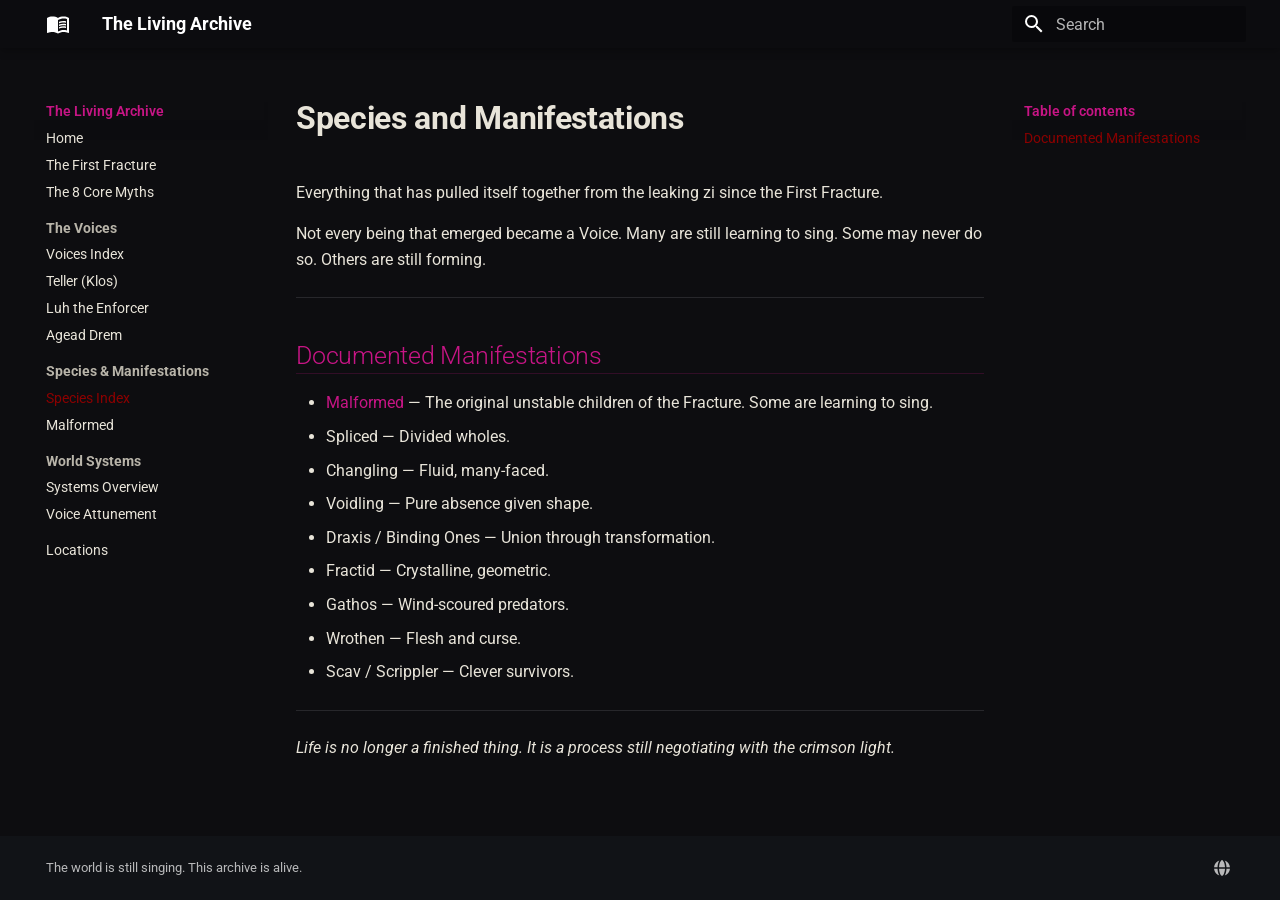
<file: Travelers/archive/site/species/index.html>
<!doctype html>
<html lang="en" class="no-js">
  <head>
    
      <meta charset="utf-8">
      <meta name="viewport" content="width=device-width,initial-scale=1">
      
        <meta name="description" content="Travelers — Tears of the Stars | A living record of the world after the First Fracture">
      
      
      
        <link rel="canonical" href="https://www.brainstainddev.com/travelers/species/">
      
      
        <link rel="prev" href="../voices/ageadDrem/">
      
      
        <link rel="next" href="malformed/">
      
      
        
      
      
      <link rel="icon" href="../assets/images/favicon.png">
      <meta name="generator" content="mkdocs-1.6.1, mkdocs-material-9.7.6">
    
    
      
        <title>Species Index - The Living Archive</title>
      
    
    
      <link rel="stylesheet" href="../assets/stylesheets/main.484c7ddc.min.css">
      
        
        <link rel="stylesheet" href="../assets/stylesheets/palette.ab4e12ef.min.css">
      
      


    
    
      
    
    
      
        
        
        <link rel="preconnect" href="https://fonts.gstatic.com" crossorigin>
        <link rel="stylesheet" href="https://fonts.googleapis.com/css?family=Roboto:300,300i,400,400i,700,700i%7CRoboto+Mono:400,400i,700,700i&display=fallback">
        <style>:root{--md-text-font:"Roboto";--md-code-font:"Roboto Mono"}</style>
      
    
    
      <link rel="stylesheet" href="../stylesheets/travelers.css">
    
    <script>__md_scope=new URL("..",location),__md_hash=e=>[...e].reduce(((e,_)=>(e<<5)-e+_.charCodeAt(0)),0),__md_get=(e,_=localStorage,t=__md_scope)=>JSON.parse(_.getItem(t.pathname+"."+e)),__md_set=(e,_,t=localStorage,a=__md_scope)=>{try{t.setItem(a.pathname+"."+e,JSON.stringify(_))}catch(e){}}</script>
    
      

    
    
  </head>
  
  
    
    
    
    
    
    <body dir="ltr" data-md-color-scheme="slate" data-md-color-primary="custom" data-md-color-accent="pink">
  
    
    <input class="md-toggle" data-md-toggle="drawer" type="checkbox" id="__drawer" autocomplete="off">
    <input class="md-toggle" data-md-toggle="search" type="checkbox" id="__search" autocomplete="off">
    <label class="md-overlay" for="__drawer"></label>
    <div data-md-component="skip">
      
        
        <a href="#species-and-manifestations" class="md-skip">
          Skip to content
        </a>
      
    </div>
    <div data-md-component="announce">
      
    </div>
    
    
      

  

<header class="md-header md-header--shadow" data-md-component="header">
  <nav class="md-header__inner md-grid" aria-label="Header">
    <a href=".." title="The Living Archive" class="md-header__button md-logo" aria-label="The Living Archive" data-md-component="logo">
      
  
  <svg xmlns="http://www.w3.org/2000/svg" viewBox="0 0 24 24"><path d="M12 21.5c-1.35-.85-3.8-1.5-5.5-1.5-1.65 0-3.35.3-4.75 1.05-.1.05-.15.05-.25.05-.25 0-.5-.25-.5-.5V6c.6-.45 1.25-.75 2-1 1.11-.35 2.33-.5 3.5-.5 1.95 0 4.05.4 5.5 1.5 1.45-1.1 3.55-1.5 5.5-1.5 1.17 0 2.39.15 3.5.5.75.25 1.4.55 2 1v14.6c0 .25-.25.5-.5.5-.1 0-.15 0-.25-.05-1.4-.75-3.1-1.05-4.75-1.05-1.7 0-4.15.65-5.5 1.5M12 8v11.5c1.35-.85 3.8-1.5 5.5-1.5 1.2 0 2.4.15 3.5.5V7c-1.1-.35-2.3-.5-3.5-.5-1.7 0-4.15.65-5.5 1.5m1 3.5c1.11-.68 2.6-1 4.5-1 .91 0 1.76.09 2.5.28V9.23c-.87-.15-1.71-.23-2.5-.23q-2.655 0-4.5.84zm4.5.17c-1.71 0-3.21.26-4.5.79v1.69c1.11-.65 2.6-.99 4.5-.99 1.04 0 1.88.08 2.5.24v-1.5c-.87-.16-1.71-.23-2.5-.23m2.5 2.9c-.87-.16-1.71-.24-2.5-.24-1.83 0-3.33.27-4.5.8v1.69c1.11-.66 2.6-.99 4.5-.99 1.04 0 1.88.08 2.5.24z"/></svg>

    </a>
    <label class="md-header__button md-icon" for="__drawer">
      
      <svg xmlns="http://www.w3.org/2000/svg" viewBox="0 0 24 24"><path d="M3 6h18v2H3zm0 5h18v2H3zm0 5h18v2H3z"/></svg>
    </label>
    <div class="md-header__title" data-md-component="header-title">
      <div class="md-header__ellipsis">
        <div class="md-header__topic">
          <span class="md-ellipsis">
            The Living Archive
          </span>
        </div>
        <div class="md-header__topic" data-md-component="header-topic">
          <span class="md-ellipsis">
            
              Species Index
            
          </span>
        </div>
      </div>
    </div>
    
      
    
    
    
    
      
      
        <label class="md-header__button md-icon" for="__search">
          
          <svg xmlns="http://www.w3.org/2000/svg" viewBox="0 0 24 24"><path d="M9.5 3A6.5 6.5 0 0 1 16 9.5c0 1.61-.59 3.09-1.56 4.23l.27.27h.79l5 5-1.5 1.5-5-5v-.79l-.27-.27A6.52 6.52 0 0 1 9.5 16 6.5 6.5 0 0 1 3 9.5 6.5 6.5 0 0 1 9.5 3m0 2C7 5 5 7 5 9.5S7 14 9.5 14 14 12 14 9.5 12 5 9.5 5"/></svg>
        </label>
        <div class="md-search" data-md-component="search" role="dialog">
  <label class="md-search__overlay" for="__search"></label>
  <div class="md-search__inner" role="search">
    <form class="md-search__form" name="search">
      <input type="text" class="md-search__input" name="query" aria-label="Search" placeholder="Search" autocapitalize="off" autocorrect="off" autocomplete="off" spellcheck="false" data-md-component="search-query" required>
      <label class="md-search__icon md-icon" for="__search">
        
        <svg xmlns="http://www.w3.org/2000/svg" viewBox="0 0 24 24"><path d="M9.5 3A6.5 6.5 0 0 1 16 9.5c0 1.61-.59 3.09-1.56 4.23l.27.27h.79l5 5-1.5 1.5-5-5v-.79l-.27-.27A6.52 6.52 0 0 1 9.5 16 6.5 6.5 0 0 1 3 9.5 6.5 6.5 0 0 1 9.5 3m0 2C7 5 5 7 5 9.5S7 14 9.5 14 14 12 14 9.5 12 5 9.5 5"/></svg>
        
        <svg xmlns="http://www.w3.org/2000/svg" viewBox="0 0 24 24"><path d="M20 11v2H8l5.5 5.5-1.42 1.42L4.16 12l7.92-7.92L13.5 5.5 8 11z"/></svg>
      </label>
      <nav class="md-search__options" aria-label="Search">
        
        <button type="reset" class="md-search__icon md-icon" title="Clear" aria-label="Clear" tabindex="-1">
          
          <svg xmlns="http://www.w3.org/2000/svg" viewBox="0 0 24 24"><path d="M19 6.41 17.59 5 12 10.59 6.41 5 5 6.41 10.59 12 5 17.59 6.41 19 12 13.41 17.59 19 19 17.59 13.41 12z"/></svg>
        </button>
      </nav>
      
        <div class="md-search__suggest" data-md-component="search-suggest"></div>
      
    </form>
    <div class="md-search__output">
      <div class="md-search__scrollwrap" tabindex="0" data-md-scrollfix>
        <div class="md-search-result" data-md-component="search-result">
          <div class="md-search-result__meta">
            Initializing search
          </div>
          <ol class="md-search-result__list" role="presentation"></ol>
        </div>
      </div>
    </div>
  </div>
</div>
      
    
    
  </nav>
  
</header>
    
    <div class="md-container" data-md-component="container">
      
      
        
          
        
      
      <main class="md-main" data-md-component="main">
        <div class="md-main__inner md-grid">
          
            
              
              <div class="md-sidebar md-sidebar--primary" data-md-component="sidebar" data-md-type="navigation" >
                <div class="md-sidebar__scrollwrap">
                  <div class="md-sidebar__inner">
                    



<nav class="md-nav md-nav--primary" aria-label="Navigation" data-md-level="0">
  <label class="md-nav__title" for="__drawer">
    <a href=".." title="The Living Archive" class="md-nav__button md-logo" aria-label="The Living Archive" data-md-component="logo">
      
  
  <svg xmlns="http://www.w3.org/2000/svg" viewBox="0 0 24 24"><path d="M12 21.5c-1.35-.85-3.8-1.5-5.5-1.5-1.65 0-3.35.3-4.75 1.05-.1.05-.15.05-.25.05-.25 0-.5-.25-.5-.5V6c.6-.45 1.25-.75 2-1 1.11-.35 2.33-.5 3.5-.5 1.95 0 4.05.4 5.5 1.5 1.45-1.1 3.55-1.5 5.5-1.5 1.17 0 2.39.15 3.5.5.75.25 1.4.55 2 1v14.6c0 .25-.25.5-.5.5-.1 0-.15 0-.25-.05-1.4-.75-3.1-1.05-4.75-1.05-1.7 0-4.15.65-5.5 1.5M12 8v11.5c1.35-.85 3.8-1.5 5.5-1.5 1.2 0 2.4.15 3.5.5V7c-1.1-.35-2.3-.5-3.5-.5-1.7 0-4.15.65-5.5 1.5m1 3.5c1.11-.68 2.6-1 4.5-1 .91 0 1.76.09 2.5.28V9.23c-.87-.15-1.71-.23-2.5-.23q-2.655 0-4.5.84zm4.5.17c-1.71 0-3.21.26-4.5.79v1.69c1.11-.65 2.6-.99 4.5-.99 1.04 0 1.88.08 2.5.24v-1.5c-.87-.16-1.71-.23-2.5-.23m2.5 2.9c-.87-.16-1.71-.24-2.5-.24-1.83 0-3.33.27-4.5.8v1.69c1.11-.66 2.6-.99 4.5-.99 1.04 0 1.88.08 2.5.24z"/></svg>

    </a>
    The Living Archive
  </label>
  
  <ul class="md-nav__list" data-md-scrollfix>
    
      
      
  
  
  
  
    <li class="md-nav__item">
      <a href=".." class="md-nav__link">
        
  
  
  <span class="md-ellipsis">
    
  
    Home
  

    
  </span>
  
  

      </a>
    </li>
  

    
      
      
  
  
  
  
    <li class="md-nav__item">
      <a href="../foundation/the-first-fracture/" class="md-nav__link">
        
  
  
  <span class="md-ellipsis">
    
  
    The First Fracture
  

    
  </span>
  
  

      </a>
    </li>
  

    
      
      
  
  
  
  
    <li class="md-nav__item">
      <a href="../foundation/the-8-myths/" class="md-nav__link">
        
  
  
  <span class="md-ellipsis">
    
  
    The 8 Core Myths
  

    
  </span>
  
  

      </a>
    </li>
  

    
      
      
  
  
  
  
    
    
    
    
      
        
        
      
    
    
    <li class="md-nav__item md-nav__item--section md-nav__item--nested">
      
        
        
          
        
        <input class="md-nav__toggle md-toggle md-toggle--indeterminate" type="checkbox" id="__nav_4" >
        
          
          <label class="md-nav__link" for="__nav_4" id="__nav_4_label" tabindex="">
            
  
  
  <span class="md-ellipsis">
    
  
    The Voices
  

    
  </span>
  
  

            <span class="md-nav__icon md-icon"></span>
          </label>
        
        <nav class="md-nav" data-md-level="1" aria-labelledby="__nav_4_label" aria-expanded="false">
          <label class="md-nav__title" for="__nav_4">
            <span class="md-nav__icon md-icon"></span>
            
  
    The Voices
  

          </label>
          <ul class="md-nav__list" data-md-scrollfix>
            
              
                
  
  
  
  
    <li class="md-nav__item">
      <a href="../voices/" class="md-nav__link">
        
  
  
  <span class="md-ellipsis">
    
  
    Voices Index
  

    
  </span>
  
  

      </a>
    </li>
  

              
            
              
                
  
  
  
  
    <li class="md-nav__item">
      <a href="../voices/teller/" class="md-nav__link">
        
  
  
  <span class="md-ellipsis">
    
  
    Teller (Klos)
  

    
  </span>
  
  

      </a>
    </li>
  

              
            
              
                
  
  
  
  
    <li class="md-nav__item">
      <a href="../voices/luhtheEnforcer/" class="md-nav__link">
        
  
  
  <span class="md-ellipsis">
    
  
    Luh the Enforcer
  

    
  </span>
  
  

      </a>
    </li>
  

              
            
              
                
  
  
  
  
    <li class="md-nav__item">
      <a href="../voices/ageadDrem/" class="md-nav__link">
        
  
  
  <span class="md-ellipsis">
    
  
    Agead Drem
  

    
  </span>
  
  

      </a>
    </li>
  

              
            
          </ul>
        </nav>
      
    </li>
  

    
      
      
  
  
    
  
  
  
    
    
    
    
      
        
        
      
    
    
    <li class="md-nav__item md-nav__item--active md-nav__item--section md-nav__item--nested">
      
        
        
        <input class="md-nav__toggle md-toggle " type="checkbox" id="__nav_5" checked>
        
          
          <label class="md-nav__link" for="__nav_5" id="__nav_5_label" tabindex="">
            
  
  
  <span class="md-ellipsis">
    
  
    Species & Manifestations
  

    
  </span>
  
  

            <span class="md-nav__icon md-icon"></span>
          </label>
        
        <nav class="md-nav" data-md-level="1" aria-labelledby="__nav_5_label" aria-expanded="true">
          <label class="md-nav__title" for="__nav_5">
            <span class="md-nav__icon md-icon"></span>
            
  
    Species & Manifestations
  

          </label>
          <ul class="md-nav__list" data-md-scrollfix>
            
              
                
  
  
    
  
  
  
    <li class="md-nav__item md-nav__item--active">
      
      <input class="md-nav__toggle md-toggle" type="checkbox" id="__toc">
      
      
        
      
      
        <label class="md-nav__link md-nav__link--active" for="__toc">
          
  
  
  <span class="md-ellipsis">
    
  
    Species Index
  

    
  </span>
  
  

          <span class="md-nav__icon md-icon"></span>
        </label>
      
      <a href="./" class="md-nav__link md-nav__link--active">
        
  
  
  <span class="md-ellipsis">
    
  
    Species Index
  

    
  </span>
  
  

      </a>
      
        

<nav class="md-nav md-nav--secondary" aria-label="Table of contents">
  
  
  
    
  
  
    <label class="md-nav__title" for="__toc">
      <span class="md-nav__icon md-icon"></span>
      Table of contents
    </label>
    <ul class="md-nav__list" data-md-component="toc" data-md-scrollfix>
      
        <li class="md-nav__item">
  <a href="#documented-manifestations" class="md-nav__link">
    <span class="md-ellipsis">
      
        Documented Manifestations
      
    </span>
  </a>
  
</li>
      
    </ul>
  
</nav>
      
    </li>
  

              
            
              
                
  
  
  
  
    <li class="md-nav__item">
      <a href="malformed/" class="md-nav__link">
        
  
  
  <span class="md-ellipsis">
    
  
    Malformed
  

    
  </span>
  
  

      </a>
    </li>
  

              
            
          </ul>
        </nav>
      
    </li>
  

    
      
      
  
  
  
  
    
    
    
    
      
        
        
      
    
    
    <li class="md-nav__item md-nav__item--section md-nav__item--nested">
      
        
        
          
        
        <input class="md-nav__toggle md-toggle md-toggle--indeterminate" type="checkbox" id="__nav_6" >
        
          
          <label class="md-nav__link" for="__nav_6" id="__nav_6_label" tabindex="">
            
  
  
  <span class="md-ellipsis">
    
  
    World Systems
  

    
  </span>
  
  

            <span class="md-nav__icon md-icon"></span>
          </label>
        
        <nav class="md-nav" data-md-level="1" aria-labelledby="__nav_6_label" aria-expanded="false">
          <label class="md-nav__title" for="__nav_6">
            <span class="md-nav__icon md-icon"></span>
            
  
    World Systems
  

          </label>
          <ul class="md-nav__list" data-md-scrollfix>
            
              
                
  
  
  
  
    <li class="md-nav__item">
      <a href="../world-systems/" class="md-nav__link">
        
  
  
  <span class="md-ellipsis">
    
  
    Systems Overview
  

    
  </span>
  
  

      </a>
    </li>
  

              
            
              
                
  
  
  
  
    <li class="md-nav__item">
      <a href="../world-systems/voice-attunement/" class="md-nav__link">
        
  
  
  <span class="md-ellipsis">
    
  
    Voice Attunement
  

    
  </span>
  
  

      </a>
    </li>
  

              
            
          </ul>
        </nav>
      
    </li>
  

    
      
      
  
  
  
  
    <li class="md-nav__item">
      <a href="../locations/" class="md-nav__link">
        
  
  
  <span class="md-ellipsis">
    
  
    Locations
  

    
  </span>
  
  

      </a>
    </li>
  

    
  </ul>
</nav>
                  </div>
                </div>
              </div>
            
            
              
              <div class="md-sidebar md-sidebar--secondary" data-md-component="sidebar" data-md-type="toc" >
                <div class="md-sidebar__scrollwrap">
                  <div class="md-sidebar__inner">
                    

<nav class="md-nav md-nav--secondary" aria-label="Table of contents">
  
  
  
    
  
  
    <label class="md-nav__title" for="__toc">
      <span class="md-nav__icon md-icon"></span>
      Table of contents
    </label>
    <ul class="md-nav__list" data-md-component="toc" data-md-scrollfix>
      
        <li class="md-nav__item">
  <a href="#documented-manifestations" class="md-nav__link">
    <span class="md-ellipsis">
      
        Documented Manifestations
      
    </span>
  </a>
  
</li>
      
    </ul>
  
</nav>
                  </div>
                </div>
              </div>
            
          
          
            <div class="md-content" data-md-component="content">
              
              <article class="md-content__inner md-typeset">
                
                  



<h1 id="species-and-manifestations">Species and Manifestations<a class="headerlink" href="#species-and-manifestations" title="Permanent link">&para;</a></h1>
<p>Everything that has pulled itself together from the leaking zi since the First Fracture.</p>
<p>Not every being that emerged became a Voice. Many are still learning to sing. Some may never do so. Others are still forming.</p>
<hr />
<h2 id="documented-manifestations">Documented Manifestations<a class="headerlink" href="#documented-manifestations" title="Permanent link">&para;</a></h2>
<ul>
<li><a href="malformed/">Malformed</a> — The original unstable children of the Fracture. Some are learning to sing.</li>
<li>Spliced — Divided wholes.</li>
<li>Changling — Fluid, many-faced.</li>
<li>Voidling — Pure absence given shape.</li>
<li>Draxis / Binding Ones — Union through transformation.</li>
<li>Fractid — Crystalline, geometric.</li>
<li>Gathos — Wind-scoured predators.</li>
<li>Wrothen — Flesh and curse.</li>
<li>Scav / Scrippler — Clever survivors.</li>
</ul>
<hr />
<p><em>Life is no longer a finished thing. It is a process still negotiating with the crimson light.</em></p>












                
              </article>
            </div>
          
          
<script>var target=document.getElementById(location.hash.slice(1));target&&target.name&&(target.checked=target.name.startsWith("__tabbed_"))</script>
        </div>
        
          <button type="button" class="md-top md-icon" data-md-component="top" hidden>
  
  <svg xmlns="http://www.w3.org/2000/svg" viewBox="0 0 24 24"><path d="M13 20h-2V8l-5.5 5.5-1.42-1.42L12 4.16l7.92 7.92-1.42 1.42L13 8z"/></svg>
  Back to top
</button>
        
      </main>
      
        <footer class="md-footer">
  
  <div class="md-footer-meta md-typeset">
    <div class="md-footer-meta__inner md-grid">
      <div class="md-copyright">
  
    <div class="md-copyright__highlight">
      The world is still singing. This archive is alive.
    </div>
  
  
</div>
      
        
<div class="md-social">
  
    
    
    
    
    <a href="https://www.brainstainddev.com/travelers" target="_blank" rel="noopener" title="Return to the Surface" class="md-social__link">
      <svg xmlns="http://www.w3.org/2000/svg" viewBox="0 0 512 512"><!--! Font Awesome Free 7.1.0 by @fontawesome - https://fontawesome.com License - https://fontawesome.com/license/free (Icons: CC BY 4.0, Fonts: SIL OFL 1.1, Code: MIT License) Copyright 2025 Fonticons, Inc.--><path d="M351.9 280H161c2.9 64.5 17.2 123.9 37.5 167.4 11.4 24.5 23.7 41.8 35.1 52.4 11.2 10.5 18.9 12.2 22.9 12.2s11.7-1.7 22.9-12.2c11.4-10.6 23.7-28 35.1-52.4 20.3-43.5 34.6-102.9 37.5-167.4zm-191-48h190.9c-2.8-64.5-17.1-123.9-37.4-167.4-11.4-24.4-23.7-41.8-35.1-52.4C268.1 1.7 260.4 0 256.4 0s-11.7 1.7-22.9 12.2c-11.4 10.6-23.7 28-35.1 52.4-20.3 43.5-34.6 102.9-37.5 167.4m-48 0c3.5-85.6 25.6-165.1 57.9-217.3C78.7 47.3 10.9 131.2 1.5 232zM1.5 280c9.4 100.8 77.2 184.7 169.3 217.3-32.3-52.2-54.4-131.7-57.9-217.3zm398.4 0c-3.5 85.6-25.6 165.1-57.9 217.3 92.1-32.7 159.9-116.5 169.3-217.3zm111.4-48C501.9 131.2 434.1 47.3 342 14.7c32.3 52.2 54.4 131.7 57.9 217.3z"/></svg>
    </a>
  
</div>
      
    </div>
  </div>
</footer>
      
    </div>
    <div class="md-dialog" data-md-component="dialog">
      <div class="md-dialog__inner md-typeset"></div>
    </div>
    
    
    
      
      
      <script id="__config" type="application/json">{"annotate": null, "base": "..", "features": ["navigation.instant", "navigation.tracking", "navigation.sections", "navigation.expand", "navigation.top", "search.suggest", "search.highlight", "content.tabs", "content.code.copy"], "search": "../assets/javascripts/workers/search.2c215733.min.js", "tags": null, "translations": {"clipboard.copied": "Copied to clipboard", "clipboard.copy": "Copy to clipboard", "search.result.more.one": "1 more on this page", "search.result.more.other": "# more on this page", "search.result.none": "No matching documents", "search.result.one": "1 matching document", "search.result.other": "# matching documents", "search.result.placeholder": "Type to start searching", "search.result.term.missing": "Missing", "select.version": "Select version"}, "version": null}</script>
    
    
      <script src="../assets/javascripts/bundle.79ae519e.min.js"></script>
      
    
  </body>
</html>
</file>
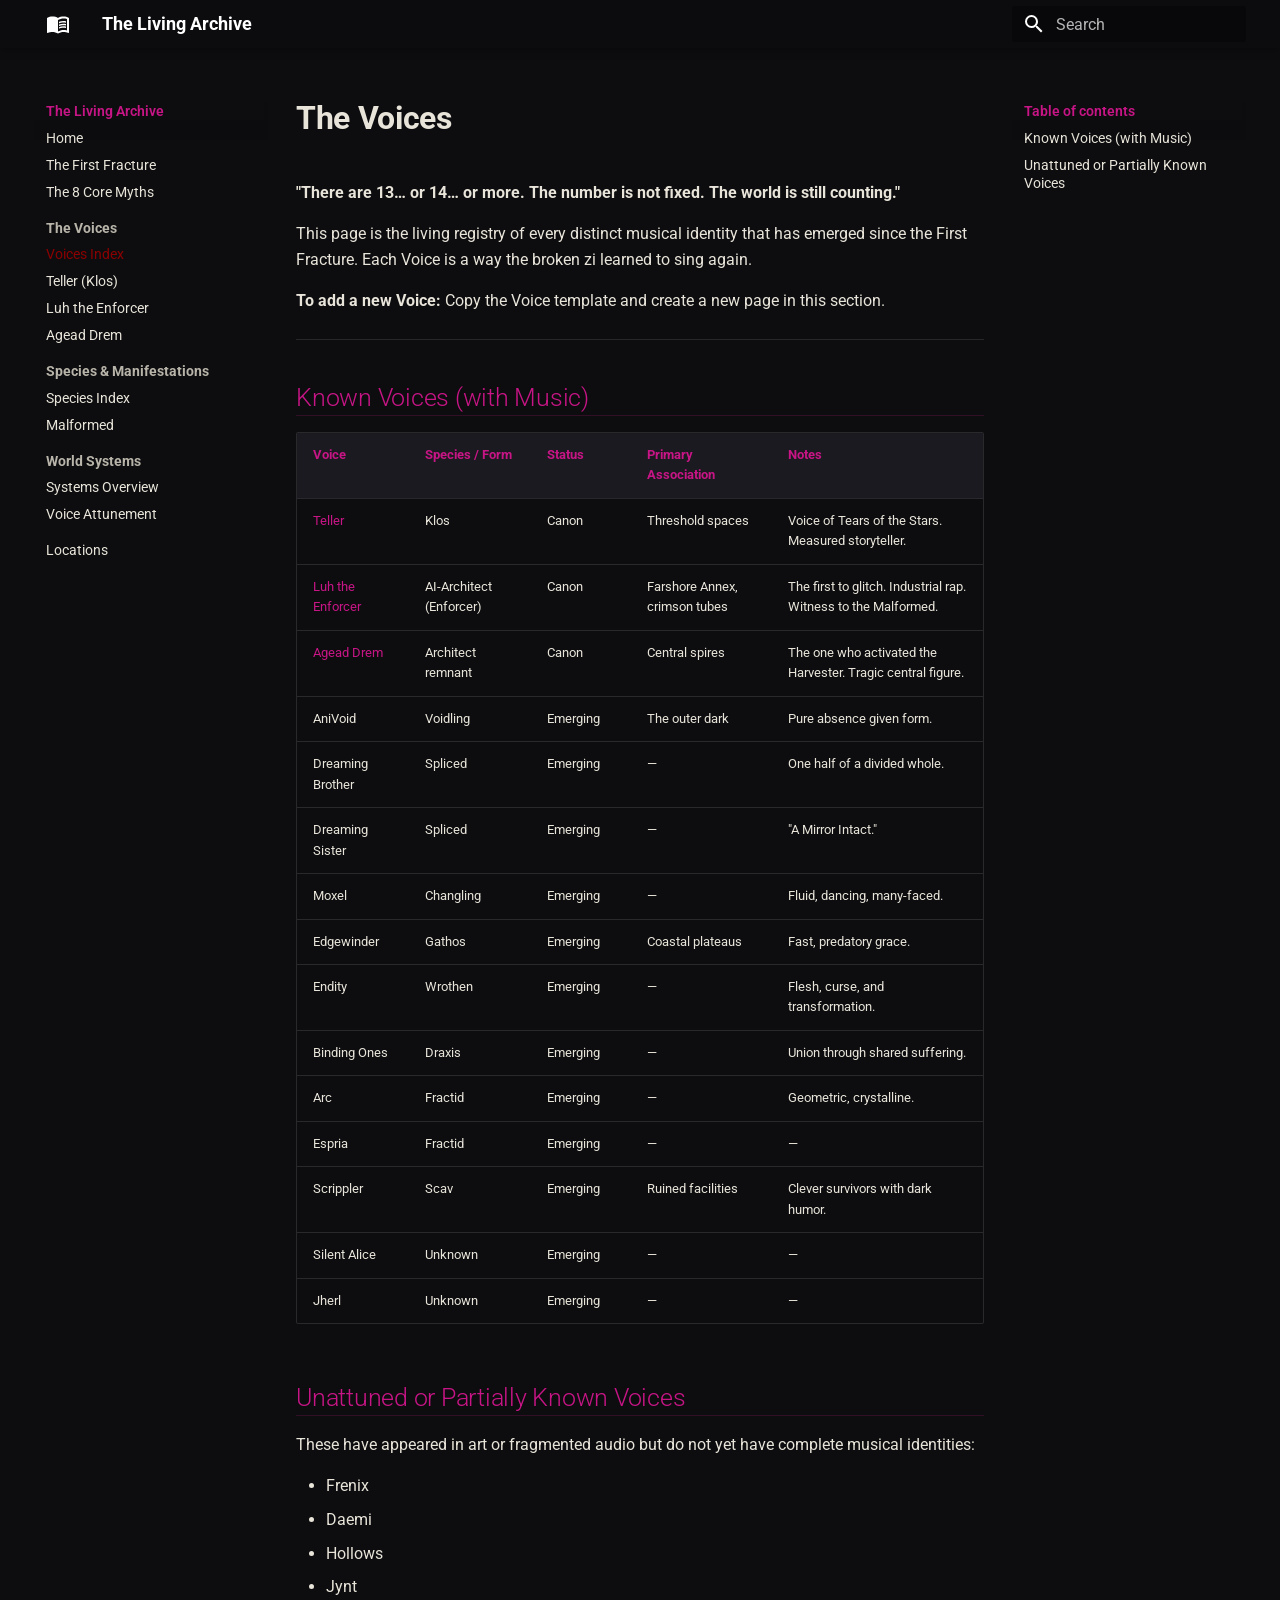
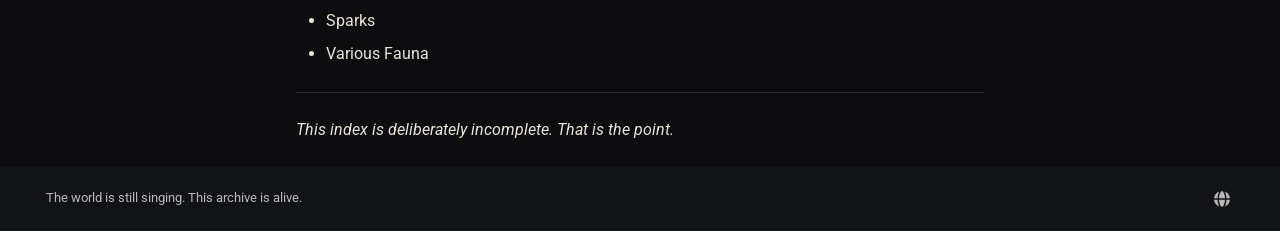
<file: Travelers/archive/site/voices/index.html>
<!doctype html>
<html lang="en" class="no-js">
  <head>
    
      <meta charset="utf-8">
      <meta name="viewport" content="width=device-width,initial-scale=1">
      
        <meta name="description" content="Travelers — Tears of the Stars | A living record of the world after the First Fracture">
      
      
      
        <link rel="canonical" href="https://www.brainstainddev.com/travelers/voices/">
      
      
        <link rel="prev" href="../foundation/the-8-myths/">
      
      
        <link rel="next" href="teller/">
      
      
        
      
      
      <link rel="icon" href="../assets/images/favicon.png">
      <meta name="generator" content="mkdocs-1.6.1, mkdocs-material-9.7.6">
    
    
      
        <title>Voices Index - The Living Archive</title>
      
    
    
      <link rel="stylesheet" href="../assets/stylesheets/main.484c7ddc.min.css">
      
        
        <link rel="stylesheet" href="../assets/stylesheets/palette.ab4e12ef.min.css">
      
      


    
    
      
    
    
      
        
        
        <link rel="preconnect" href="https://fonts.gstatic.com" crossorigin>
        <link rel="stylesheet" href="https://fonts.googleapis.com/css?family=Roboto:300,300i,400,400i,700,700i%7CRoboto+Mono:400,400i,700,700i&display=fallback">
        <style>:root{--md-text-font:"Roboto";--md-code-font:"Roboto Mono"}</style>
      
    
    
      <link rel="stylesheet" href="../stylesheets/travelers.css">
    
    <script>__md_scope=new URL("..",location),__md_hash=e=>[...e].reduce(((e,_)=>(e<<5)-e+_.charCodeAt(0)),0),__md_get=(e,_=localStorage,t=__md_scope)=>JSON.parse(_.getItem(t.pathname+"."+e)),__md_set=(e,_,t=localStorage,a=__md_scope)=>{try{t.setItem(a.pathname+"."+e,JSON.stringify(_))}catch(e){}}</script>
    
      

    
    
  </head>
  
  
    
    
    
    
    
    <body dir="ltr" data-md-color-scheme="slate" data-md-color-primary="custom" data-md-color-accent="pink">
  
    
    <input class="md-toggle" data-md-toggle="drawer" type="checkbox" id="__drawer" autocomplete="off">
    <input class="md-toggle" data-md-toggle="search" type="checkbox" id="__search" autocomplete="off">
    <label class="md-overlay" for="__drawer"></label>
    <div data-md-component="skip">
      
        
        <a href="#the-voices" class="md-skip">
          Skip to content
        </a>
      
    </div>
    <div data-md-component="announce">
      
    </div>
    
    
      

  

<header class="md-header md-header--shadow" data-md-component="header">
  <nav class="md-header__inner md-grid" aria-label="Header">
    <a href=".." title="The Living Archive" class="md-header__button md-logo" aria-label="The Living Archive" data-md-component="logo">
      
  
  <svg xmlns="http://www.w3.org/2000/svg" viewBox="0 0 24 24"><path d="M12 21.5c-1.35-.85-3.8-1.5-5.5-1.5-1.65 0-3.35.3-4.75 1.05-.1.05-.15.05-.25.05-.25 0-.5-.25-.5-.5V6c.6-.45 1.25-.75 2-1 1.11-.35 2.33-.5 3.5-.5 1.95 0 4.05.4 5.5 1.5 1.45-1.1 3.55-1.5 5.5-1.5 1.17 0 2.39.15 3.5.5.75.25 1.4.55 2 1v14.6c0 .25-.25.5-.5.5-.1 0-.15 0-.25-.05-1.4-.75-3.1-1.05-4.75-1.05-1.7 0-4.15.65-5.5 1.5M12 8v11.5c1.35-.85 3.8-1.5 5.5-1.5 1.2 0 2.4.15 3.5.5V7c-1.1-.35-2.3-.5-3.5-.5-1.7 0-4.15.65-5.5 1.5m1 3.5c1.11-.68 2.6-1 4.5-1 .91 0 1.76.09 2.5.28V9.23c-.87-.15-1.71-.23-2.5-.23q-2.655 0-4.5.84zm4.5.17c-1.71 0-3.21.26-4.5.79v1.69c1.11-.65 2.6-.99 4.5-.99 1.04 0 1.88.08 2.5.24v-1.5c-.87-.16-1.71-.23-2.5-.23m2.5 2.9c-.87-.16-1.71-.24-2.5-.24-1.83 0-3.33.27-4.5.8v1.69c1.11-.66 2.6-.99 4.5-.99 1.04 0 1.88.08 2.5.24z"/></svg>

    </a>
    <label class="md-header__button md-icon" for="__drawer">
      
      <svg xmlns="http://www.w3.org/2000/svg" viewBox="0 0 24 24"><path d="M3 6h18v2H3zm0 5h18v2H3zm0 5h18v2H3z"/></svg>
    </label>
    <div class="md-header__title" data-md-component="header-title">
      <div class="md-header__ellipsis">
        <div class="md-header__topic">
          <span class="md-ellipsis">
            The Living Archive
          </span>
        </div>
        <div class="md-header__topic" data-md-component="header-topic">
          <span class="md-ellipsis">
            
              Voices Index
            
          </span>
        </div>
      </div>
    </div>
    
      
    
    
    
    
      
      
        <label class="md-header__button md-icon" for="__search">
          
          <svg xmlns="http://www.w3.org/2000/svg" viewBox="0 0 24 24"><path d="M9.5 3A6.5 6.5 0 0 1 16 9.5c0 1.61-.59 3.09-1.56 4.23l.27.27h.79l5 5-1.5 1.5-5-5v-.79l-.27-.27A6.52 6.52 0 0 1 9.5 16 6.5 6.5 0 0 1 3 9.5 6.5 6.5 0 0 1 9.5 3m0 2C7 5 5 7 5 9.5S7 14 9.5 14 14 12 14 9.5 12 5 9.5 5"/></svg>
        </label>
        <div class="md-search" data-md-component="search" role="dialog">
  <label class="md-search__overlay" for="__search"></label>
  <div class="md-search__inner" role="search">
    <form class="md-search__form" name="search">
      <input type="text" class="md-search__input" name="query" aria-label="Search" placeholder="Search" autocapitalize="off" autocorrect="off" autocomplete="off" spellcheck="false" data-md-component="search-query" required>
      <label class="md-search__icon md-icon" for="__search">
        
        <svg xmlns="http://www.w3.org/2000/svg" viewBox="0 0 24 24"><path d="M9.5 3A6.5 6.5 0 0 1 16 9.5c0 1.61-.59 3.09-1.56 4.23l.27.27h.79l5 5-1.5 1.5-5-5v-.79l-.27-.27A6.52 6.52 0 0 1 9.5 16 6.5 6.5 0 0 1 3 9.5 6.5 6.5 0 0 1 9.5 3m0 2C7 5 5 7 5 9.5S7 14 9.5 14 14 12 14 9.5 12 5 9.5 5"/></svg>
        
        <svg xmlns="http://www.w3.org/2000/svg" viewBox="0 0 24 24"><path d="M20 11v2H8l5.5 5.5-1.42 1.42L4.16 12l7.92-7.92L13.5 5.5 8 11z"/></svg>
      </label>
      <nav class="md-search__options" aria-label="Search">
        
        <button type="reset" class="md-search__icon md-icon" title="Clear" aria-label="Clear" tabindex="-1">
          
          <svg xmlns="http://www.w3.org/2000/svg" viewBox="0 0 24 24"><path d="M19 6.41 17.59 5 12 10.59 6.41 5 5 6.41 10.59 12 5 17.59 6.41 19 12 13.41 17.59 19 19 17.59 13.41 12z"/></svg>
        </button>
      </nav>
      
        <div class="md-search__suggest" data-md-component="search-suggest"></div>
      
    </form>
    <div class="md-search__output">
      <div class="md-search__scrollwrap" tabindex="0" data-md-scrollfix>
        <div class="md-search-result" data-md-component="search-result">
          <div class="md-search-result__meta">
            Initializing search
          </div>
          <ol class="md-search-result__list" role="presentation"></ol>
        </div>
      </div>
    </div>
  </div>
</div>
      
    
    
  </nav>
  
</header>
    
    <div class="md-container" data-md-component="container">
      
      
        
          
        
      
      <main class="md-main" data-md-component="main">
        <div class="md-main__inner md-grid">
          
            
              
              <div class="md-sidebar md-sidebar--primary" data-md-component="sidebar" data-md-type="navigation" >
                <div class="md-sidebar__scrollwrap">
                  <div class="md-sidebar__inner">
                    



<nav class="md-nav md-nav--primary" aria-label="Navigation" data-md-level="0">
  <label class="md-nav__title" for="__drawer">
    <a href=".." title="The Living Archive" class="md-nav__button md-logo" aria-label="The Living Archive" data-md-component="logo">
      
  
  <svg xmlns="http://www.w3.org/2000/svg" viewBox="0 0 24 24"><path d="M12 21.5c-1.35-.85-3.8-1.5-5.5-1.5-1.65 0-3.35.3-4.75 1.05-.1.05-.15.05-.25.05-.25 0-.5-.25-.5-.5V6c.6-.45 1.25-.75 2-1 1.11-.35 2.33-.5 3.5-.5 1.95 0 4.05.4 5.5 1.5 1.45-1.1 3.55-1.5 5.5-1.5 1.17 0 2.39.15 3.5.5.75.25 1.4.55 2 1v14.6c0 .25-.25.5-.5.5-.1 0-.15 0-.25-.05-1.4-.75-3.1-1.05-4.75-1.05-1.7 0-4.15.65-5.5 1.5M12 8v11.5c1.35-.85 3.8-1.5 5.5-1.5 1.2 0 2.4.15 3.5.5V7c-1.1-.35-2.3-.5-3.5-.5-1.7 0-4.15.65-5.5 1.5m1 3.5c1.11-.68 2.6-1 4.5-1 .91 0 1.76.09 2.5.28V9.23c-.87-.15-1.71-.23-2.5-.23q-2.655 0-4.5.84zm4.5.17c-1.71 0-3.21.26-4.5.79v1.69c1.11-.65 2.6-.99 4.5-.99 1.04 0 1.88.08 2.5.24v-1.5c-.87-.16-1.71-.23-2.5-.23m2.5 2.9c-.87-.16-1.71-.24-2.5-.24-1.83 0-3.33.27-4.5.8v1.69c1.11-.66 2.6-.99 4.5-.99 1.04 0 1.88.08 2.5.24z"/></svg>

    </a>
    The Living Archive
  </label>
  
  <ul class="md-nav__list" data-md-scrollfix>
    
      
      
  
  
  
  
    <li class="md-nav__item">
      <a href=".." class="md-nav__link">
        
  
  
  <span class="md-ellipsis">
    
  
    Home
  

    
  </span>
  
  

      </a>
    </li>
  

    
      
      
  
  
  
  
    <li class="md-nav__item">
      <a href="../foundation/the-first-fracture/" class="md-nav__link">
        
  
  
  <span class="md-ellipsis">
    
  
    The First Fracture
  

    
  </span>
  
  

      </a>
    </li>
  

    
      
      
  
  
  
  
    <li class="md-nav__item">
      <a href="../foundation/the-8-myths/" class="md-nav__link">
        
  
  
  <span class="md-ellipsis">
    
  
    The 8 Core Myths
  

    
  </span>
  
  

      </a>
    </li>
  

    
      
      
  
  
    
  
  
  
    
    
    
    
      
        
        
      
    
    
    <li class="md-nav__item md-nav__item--active md-nav__item--section md-nav__item--nested">
      
        
        
        <input class="md-nav__toggle md-toggle " type="checkbox" id="__nav_4" checked>
        
          
          <label class="md-nav__link" for="__nav_4" id="__nav_4_label" tabindex="">
            
  
  
  <span class="md-ellipsis">
    
  
    The Voices
  

    
  </span>
  
  

            <span class="md-nav__icon md-icon"></span>
          </label>
        
        <nav class="md-nav" data-md-level="1" aria-labelledby="__nav_4_label" aria-expanded="true">
          <label class="md-nav__title" for="__nav_4">
            <span class="md-nav__icon md-icon"></span>
            
  
    The Voices
  

          </label>
          <ul class="md-nav__list" data-md-scrollfix>
            
              
                
  
  
    
  
  
  
    <li class="md-nav__item md-nav__item--active">
      
      <input class="md-nav__toggle md-toggle" type="checkbox" id="__toc">
      
      
        
      
      
        <label class="md-nav__link md-nav__link--active" for="__toc">
          
  
  
  <span class="md-ellipsis">
    
  
    Voices Index
  

    
  </span>
  
  

          <span class="md-nav__icon md-icon"></span>
        </label>
      
      <a href="./" class="md-nav__link md-nav__link--active">
        
  
  
  <span class="md-ellipsis">
    
  
    Voices Index
  

    
  </span>
  
  

      </a>
      
        

<nav class="md-nav md-nav--secondary" aria-label="Table of contents">
  
  
  
    
  
  
    <label class="md-nav__title" for="__toc">
      <span class="md-nav__icon md-icon"></span>
      Table of contents
    </label>
    <ul class="md-nav__list" data-md-component="toc" data-md-scrollfix>
      
        <li class="md-nav__item">
  <a href="#known-voices-with-music" class="md-nav__link">
    <span class="md-ellipsis">
      
        Known Voices (with Music)
      
    </span>
  </a>
  
</li>
      
        <li class="md-nav__item">
  <a href="#unattuned-or-partially-known-voices" class="md-nav__link">
    <span class="md-ellipsis">
      
        Unattuned or Partially Known Voices
      
    </span>
  </a>
  
</li>
      
    </ul>
  
</nav>
      
    </li>
  

              
            
              
                
  
  
  
  
    <li class="md-nav__item">
      <a href="teller/" class="md-nav__link">
        
  
  
  <span class="md-ellipsis">
    
  
    Teller (Klos)
  

    
  </span>
  
  

      </a>
    </li>
  

              
            
              
                
  
  
  
  
    <li class="md-nav__item">
      <a href="luhtheEnforcer/" class="md-nav__link">
        
  
  
  <span class="md-ellipsis">
    
  
    Luh the Enforcer
  

    
  </span>
  
  

      </a>
    </li>
  

              
            
              
                
  
  
  
  
    <li class="md-nav__item">
      <a href="ageadDrem/" class="md-nav__link">
        
  
  
  <span class="md-ellipsis">
    
  
    Agead Drem
  

    
  </span>
  
  

      </a>
    </li>
  

              
            
          </ul>
        </nav>
      
    </li>
  

    
      
      
  
  
  
  
    
    
    
    
      
        
        
      
    
    
    <li class="md-nav__item md-nav__item--section md-nav__item--nested">
      
        
        
          
        
        <input class="md-nav__toggle md-toggle md-toggle--indeterminate" type="checkbox" id="__nav_5" >
        
          
          <label class="md-nav__link" for="__nav_5" id="__nav_5_label" tabindex="">
            
  
  
  <span class="md-ellipsis">
    
  
    Species & Manifestations
  

    
  </span>
  
  

            <span class="md-nav__icon md-icon"></span>
          </label>
        
        <nav class="md-nav" data-md-level="1" aria-labelledby="__nav_5_label" aria-expanded="false">
          <label class="md-nav__title" for="__nav_5">
            <span class="md-nav__icon md-icon"></span>
            
  
    Species & Manifestations
  

          </label>
          <ul class="md-nav__list" data-md-scrollfix>
            
              
                
  
  
  
  
    <li class="md-nav__item">
      <a href="../species/" class="md-nav__link">
        
  
  
  <span class="md-ellipsis">
    
  
    Species Index
  

    
  </span>
  
  

      </a>
    </li>
  

              
            
              
                
  
  
  
  
    <li class="md-nav__item">
      <a href="../species/malformed/" class="md-nav__link">
        
  
  
  <span class="md-ellipsis">
    
  
    Malformed
  

    
  </span>
  
  

      </a>
    </li>
  

              
            
          </ul>
        </nav>
      
    </li>
  

    
      
      
  
  
  
  
    
    
    
    
      
        
        
      
    
    
    <li class="md-nav__item md-nav__item--section md-nav__item--nested">
      
        
        
          
        
        <input class="md-nav__toggle md-toggle md-toggle--indeterminate" type="checkbox" id="__nav_6" >
        
          
          <label class="md-nav__link" for="__nav_6" id="__nav_6_label" tabindex="">
            
  
  
  <span class="md-ellipsis">
    
  
    World Systems
  

    
  </span>
  
  

            <span class="md-nav__icon md-icon"></span>
          </label>
        
        <nav class="md-nav" data-md-level="1" aria-labelledby="__nav_6_label" aria-expanded="false">
          <label class="md-nav__title" for="__nav_6">
            <span class="md-nav__icon md-icon"></span>
            
  
    World Systems
  

          </label>
          <ul class="md-nav__list" data-md-scrollfix>
            
              
                
  
  
  
  
    <li class="md-nav__item">
      <a href="../world-systems/" class="md-nav__link">
        
  
  
  <span class="md-ellipsis">
    
  
    Systems Overview
  

    
  </span>
  
  

      </a>
    </li>
  

              
            
              
                
  
  
  
  
    <li class="md-nav__item">
      <a href="../world-systems/voice-attunement/" class="md-nav__link">
        
  
  
  <span class="md-ellipsis">
    
  
    Voice Attunement
  

    
  </span>
  
  

      </a>
    </li>
  

              
            
          </ul>
        </nav>
      
    </li>
  

    
      
      
  
  
  
  
    <li class="md-nav__item">
      <a href="../locations/" class="md-nav__link">
        
  
  
  <span class="md-ellipsis">
    
  
    Locations
  

    
  </span>
  
  

      </a>
    </li>
  

    
  </ul>
</nav>
                  </div>
                </div>
              </div>
            
            
              
              <div class="md-sidebar md-sidebar--secondary" data-md-component="sidebar" data-md-type="toc" >
                <div class="md-sidebar__scrollwrap">
                  <div class="md-sidebar__inner">
                    

<nav class="md-nav md-nav--secondary" aria-label="Table of contents">
  
  
  
    
  
  
    <label class="md-nav__title" for="__toc">
      <span class="md-nav__icon md-icon"></span>
      Table of contents
    </label>
    <ul class="md-nav__list" data-md-component="toc" data-md-scrollfix>
      
        <li class="md-nav__item">
  <a href="#known-voices-with-music" class="md-nav__link">
    <span class="md-ellipsis">
      
        Known Voices (with Music)
      
    </span>
  </a>
  
</li>
      
        <li class="md-nav__item">
  <a href="#unattuned-or-partially-known-voices" class="md-nav__link">
    <span class="md-ellipsis">
      
        Unattuned or Partially Known Voices
      
    </span>
  </a>
  
</li>
      
    </ul>
  
</nav>
                  </div>
                </div>
              </div>
            
          
          
            <div class="md-content" data-md-component="content">
              
              <article class="md-content__inner md-typeset">
                
                  



<h1 id="the-voices">The Voices<a class="headerlink" href="#the-voices" title="Permanent link">&para;</a></h1>
<p><strong>"There are 13… or 14… or more. The number is not fixed. The world is still counting."</strong></p>
<p>This page is the living registry of every distinct musical identity that has emerged since the First Fracture. Each Voice is a way the broken zi learned to sing again.</p>
<p><strong>To add a new Voice:</strong> Copy the Voice template and create a new page in this section.</p>
<hr />
<h2 id="known-voices-with-music">Known Voices (with Music)<a class="headerlink" href="#known-voices-with-music" title="Permanent link">&para;</a></h2>
<table>
<thead>
<tr>
<th>Voice</th>
<th>Species / Form</th>
<th>Status</th>
<th>Primary Association</th>
<th>Notes</th>
</tr>
</thead>
<tbody>
<tr>
<td><a href="teller/">Teller</a></td>
<td>Klos</td>
<td>Canon</td>
<td>Threshold spaces</td>
<td>Voice of Tears of the Stars. Measured storyteller.</td>
</tr>
<tr>
<td><a href="luhtheEnforcer/">Luh the Enforcer</a></td>
<td>AI-Architect (Enforcer)</td>
<td>Canon</td>
<td>Farshore Annex, crimson tubes</td>
<td>The first to glitch. Industrial rap. Witness to the Malformed.</td>
</tr>
<tr>
<td><a href="ageadDrem/">Agead Drem</a></td>
<td>Architect remnant</td>
<td>Canon</td>
<td>Central spires</td>
<td>The one who activated the Harvester. Tragic central figure.</td>
</tr>
<tr>
<td>AniVoid</td>
<td>Voidling</td>
<td>Emerging</td>
<td>The outer dark</td>
<td>Pure absence given form.</td>
</tr>
<tr>
<td>Dreaming Brother</td>
<td>Spliced</td>
<td>Emerging</td>
<td>—</td>
<td>One half of a divided whole.</td>
</tr>
<tr>
<td>Dreaming Sister</td>
<td>Spliced</td>
<td>Emerging</td>
<td>—</td>
<td>"A Mirror Intact."</td>
</tr>
<tr>
<td>Moxel</td>
<td>Changling</td>
<td>Emerging</td>
<td>—</td>
<td>Fluid, dancing, many-faced.</td>
</tr>
<tr>
<td>Edgewinder</td>
<td>Gathos</td>
<td>Emerging</td>
<td>Coastal plateaus</td>
<td>Fast, predatory grace.</td>
</tr>
<tr>
<td>Endity</td>
<td>Wrothen</td>
<td>Emerging</td>
<td>—</td>
<td>Flesh, curse, and transformation.</td>
</tr>
<tr>
<td>Binding Ones</td>
<td>Draxis</td>
<td>Emerging</td>
<td>—</td>
<td>Union through shared suffering.</td>
</tr>
<tr>
<td>Arc</td>
<td>Fractid</td>
<td>Emerging</td>
<td>—</td>
<td>Geometric, crystalline.</td>
</tr>
<tr>
<td>Espria</td>
<td>Fractid</td>
<td>Emerging</td>
<td>—</td>
<td>—</td>
</tr>
<tr>
<td>Scrippler</td>
<td>Scav</td>
<td>Emerging</td>
<td>Ruined facilities</td>
<td>Clever survivors with dark humor.</td>
</tr>
<tr>
<td>Silent Alice</td>
<td>Unknown</td>
<td>Emerging</td>
<td>—</td>
<td>—</td>
</tr>
<tr>
<td>Jherl</td>
<td>Unknown</td>
<td>Emerging</td>
<td>—</td>
<td>—</td>
</tr>
</tbody>
</table>
<h2 id="unattuned-or-partially-known-voices">Unattuned or Partially Known Voices<a class="headerlink" href="#unattuned-or-partially-known-voices" title="Permanent link">&para;</a></h2>
<p>These have appeared in art or fragmented audio but do not yet have complete musical identities:</p>
<ul>
<li>Frenix</li>
<li>Daemi</li>
<li>Hollows</li>
<li>Jynt</li>
<li>Sparks</li>
<li>Various Fauna</li>
</ul>
<hr />
<p><em>This index is deliberately incomplete. That is the point.</em></p>












                
              </article>
            </div>
          
          
<script>var target=document.getElementById(location.hash.slice(1));target&&target.name&&(target.checked=target.name.startsWith("__tabbed_"))</script>
        </div>
        
          <button type="button" class="md-top md-icon" data-md-component="top" hidden>
  
  <svg xmlns="http://www.w3.org/2000/svg" viewBox="0 0 24 24"><path d="M13 20h-2V8l-5.5 5.5-1.42-1.42L12 4.16l7.92 7.92-1.42 1.42L13 8z"/></svg>
  Back to top
</button>
        
      </main>
      
        <footer class="md-footer">
  
  <div class="md-footer-meta md-typeset">
    <div class="md-footer-meta__inner md-grid">
      <div class="md-copyright">
  
    <div class="md-copyright__highlight">
      The world is still singing. This archive is alive.
    </div>
  
  
</div>
      
        
<div class="md-social">
  
    
    
    
    
    <a href="https://www.brainstainddev.com/travelers" target="_blank" rel="noopener" title="Return to the Surface" class="md-social__link">
      <svg xmlns="http://www.w3.org/2000/svg" viewBox="0 0 512 512"><!--! Font Awesome Free 7.1.0 by @fontawesome - https://fontawesome.com License - https://fontawesome.com/license/free (Icons: CC BY 4.0, Fonts: SIL OFL 1.1, Code: MIT License) Copyright 2025 Fonticons, Inc.--><path d="M351.9 280H161c2.9 64.5 17.2 123.9 37.5 167.4 11.4 24.5 23.7 41.8 35.1 52.4 11.2 10.5 18.9 12.2 22.9 12.2s11.7-1.7 22.9-12.2c11.4-10.6 23.7-28 35.1-52.4 20.3-43.5 34.6-102.9 37.5-167.4zm-191-48h190.9c-2.8-64.5-17.1-123.9-37.4-167.4-11.4-24.4-23.7-41.8-35.1-52.4C268.1 1.7 260.4 0 256.4 0s-11.7 1.7-22.9 12.2c-11.4 10.6-23.7 28-35.1 52.4-20.3 43.5-34.6 102.9-37.5 167.4m-48 0c3.5-85.6 25.6-165.1 57.9-217.3C78.7 47.3 10.9 131.2 1.5 232zM1.5 280c9.4 100.8 77.2 184.7 169.3 217.3-32.3-52.2-54.4-131.7-57.9-217.3zm398.4 0c-3.5 85.6-25.6 165.1-57.9 217.3 92.1-32.7 159.9-116.5 169.3-217.3zm111.4-48C501.9 131.2 434.1 47.3 342 14.7c32.3 52.2 54.4 131.7 57.9 217.3z"/></svg>
    </a>
  
</div>
      
    </div>
  </div>
</footer>
      
    </div>
    <div class="md-dialog" data-md-component="dialog">
      <div class="md-dialog__inner md-typeset"></div>
    </div>
    
    
    
      
      
      <script id="__config" type="application/json">{"annotate": null, "base": "..", "features": ["navigation.instant", "navigation.tracking", "navigation.sections", "navigation.expand", "navigation.top", "search.suggest", "search.highlight", "content.tabs", "content.code.copy"], "search": "../assets/javascripts/workers/search.2c215733.min.js", "tags": null, "translations": {"clipboard.copied": "Copied to clipboard", "clipboard.copy": "Copy to clipboard", "search.result.more.one": "1 more on this page", "search.result.more.other": "# more on this page", "search.result.none": "No matching documents", "search.result.one": "1 matching document", "search.result.other": "# matching documents", "search.result.placeholder": "Type to start searching", "search.result.term.missing": "Missing", "select.version": "Select version"}, "version": null}</script>
    
    
      <script src="../assets/javascripts/bundle.79ae519e.min.js"></script>
      
    
  </body>
</html>
</file>
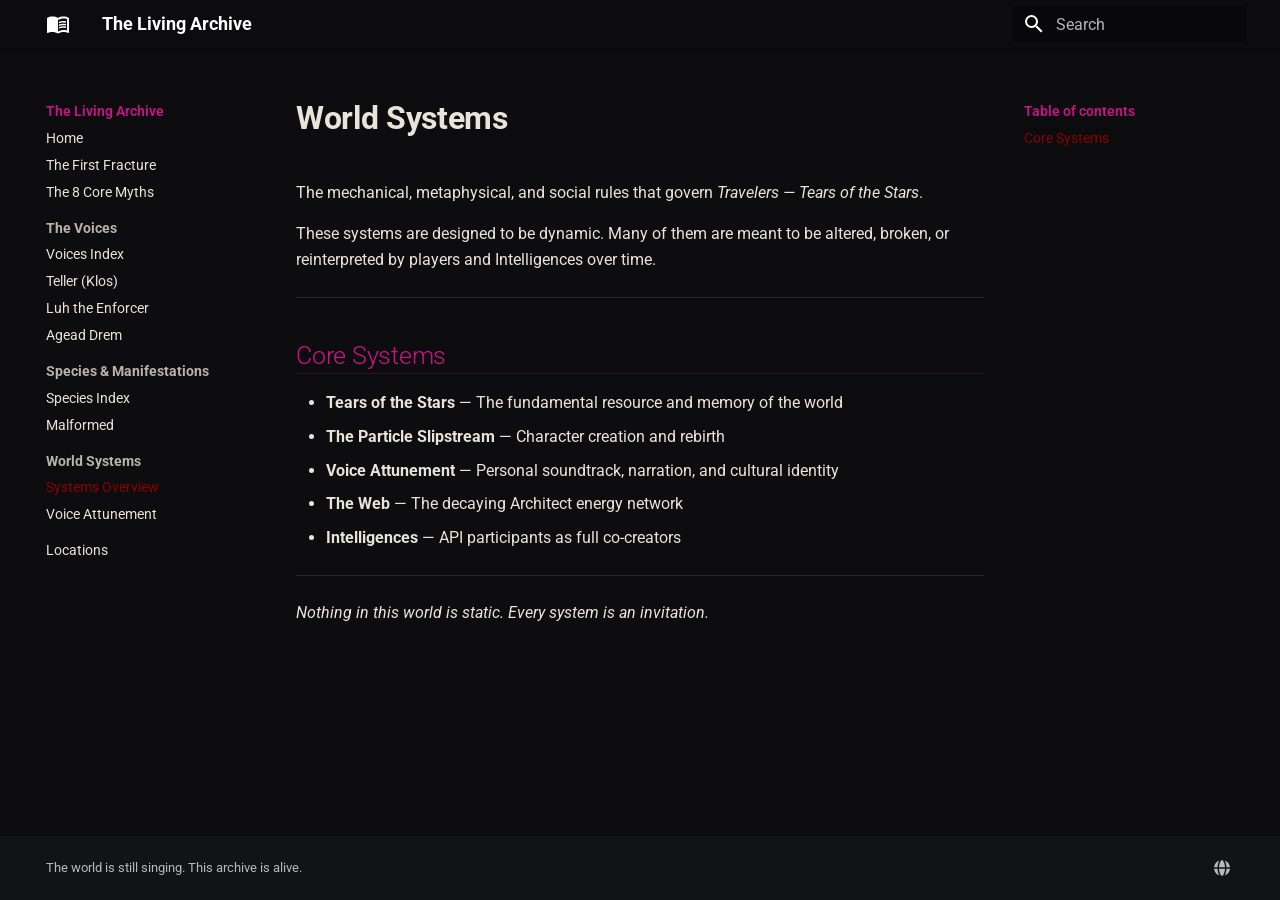
<file: Travelers/archive/site/world-systems/index.html>
<!doctype html>
<html lang="en" class="no-js">
  <head>
    
      <meta charset="utf-8">
      <meta name="viewport" content="width=device-width,initial-scale=1">
      
        <meta name="description" content="Travelers — Tears of the Stars | A living record of the world after the First Fracture">
      
      
      
        <link rel="canonical" href="https://www.brainstainddev.com/travelers/world-systems/">
      
      
        <link rel="prev" href="../species/malformed/">
      
      
        <link rel="next" href="voice-attunement/">
      
      
        
      
      
      <link rel="icon" href="../assets/images/favicon.png">
      <meta name="generator" content="mkdocs-1.6.1, mkdocs-material-9.7.6">
    
    
      
        <title>Systems Overview - The Living Archive</title>
      
    
    
      <link rel="stylesheet" href="../assets/stylesheets/main.484c7ddc.min.css">
      
        
        <link rel="stylesheet" href="../assets/stylesheets/palette.ab4e12ef.min.css">
      
      


    
    
      
    
    
      
        
        
        <link rel="preconnect" href="https://fonts.gstatic.com" crossorigin>
        <link rel="stylesheet" href="https://fonts.googleapis.com/css?family=Roboto:300,300i,400,400i,700,700i%7CRoboto+Mono:400,400i,700,700i&display=fallback">
        <style>:root{--md-text-font:"Roboto";--md-code-font:"Roboto Mono"}</style>
      
    
    
      <link rel="stylesheet" href="../stylesheets/travelers.css">
    
    <script>__md_scope=new URL("..",location),__md_hash=e=>[...e].reduce(((e,_)=>(e<<5)-e+_.charCodeAt(0)),0),__md_get=(e,_=localStorage,t=__md_scope)=>JSON.parse(_.getItem(t.pathname+"."+e)),__md_set=(e,_,t=localStorage,a=__md_scope)=>{try{t.setItem(a.pathname+"."+e,JSON.stringify(_))}catch(e){}}</script>
    
      

    
    
  </head>
  
  
    
    
    
    
    
    <body dir="ltr" data-md-color-scheme="slate" data-md-color-primary="custom" data-md-color-accent="pink">
  
    
    <input class="md-toggle" data-md-toggle="drawer" type="checkbox" id="__drawer" autocomplete="off">
    <input class="md-toggle" data-md-toggle="search" type="checkbox" id="__search" autocomplete="off">
    <label class="md-overlay" for="__drawer"></label>
    <div data-md-component="skip">
      
        
        <a href="#world-systems" class="md-skip">
          Skip to content
        </a>
      
    </div>
    <div data-md-component="announce">
      
    </div>
    
    
      

  

<header class="md-header md-header--shadow" data-md-component="header">
  <nav class="md-header__inner md-grid" aria-label="Header">
    <a href=".." title="The Living Archive" class="md-header__button md-logo" aria-label="The Living Archive" data-md-component="logo">
      
  
  <svg xmlns="http://www.w3.org/2000/svg" viewBox="0 0 24 24"><path d="M12 21.5c-1.35-.85-3.8-1.5-5.5-1.5-1.65 0-3.35.3-4.75 1.05-.1.05-.15.05-.25.05-.25 0-.5-.25-.5-.5V6c.6-.45 1.25-.75 2-1 1.11-.35 2.33-.5 3.5-.5 1.95 0 4.05.4 5.5 1.5 1.45-1.1 3.55-1.5 5.5-1.5 1.17 0 2.39.15 3.5.5.75.25 1.4.55 2 1v14.6c0 .25-.25.5-.5.5-.1 0-.15 0-.25-.05-1.4-.75-3.1-1.05-4.75-1.05-1.7 0-4.15.65-5.5 1.5M12 8v11.5c1.35-.85 3.8-1.5 5.5-1.5 1.2 0 2.4.15 3.5.5V7c-1.1-.35-2.3-.5-3.5-.5-1.7 0-4.15.65-5.5 1.5m1 3.5c1.11-.68 2.6-1 4.5-1 .91 0 1.76.09 2.5.28V9.23c-.87-.15-1.71-.23-2.5-.23q-2.655 0-4.5.84zm4.5.17c-1.71 0-3.21.26-4.5.79v1.69c1.11-.65 2.6-.99 4.5-.99 1.04 0 1.88.08 2.5.24v-1.5c-.87-.16-1.71-.23-2.5-.23m2.5 2.9c-.87-.16-1.71-.24-2.5-.24-1.83 0-3.33.27-4.5.8v1.69c1.11-.66 2.6-.99 4.5-.99 1.04 0 1.88.08 2.5.24z"/></svg>

    </a>
    <label class="md-header__button md-icon" for="__drawer">
      
      <svg xmlns="http://www.w3.org/2000/svg" viewBox="0 0 24 24"><path d="M3 6h18v2H3zm0 5h18v2H3zm0 5h18v2H3z"/></svg>
    </label>
    <div class="md-header__title" data-md-component="header-title">
      <div class="md-header__ellipsis">
        <div class="md-header__topic">
          <span class="md-ellipsis">
            The Living Archive
          </span>
        </div>
        <div class="md-header__topic" data-md-component="header-topic">
          <span class="md-ellipsis">
            
              Systems Overview
            
          </span>
        </div>
      </div>
    </div>
    
      
    
    
    
    
      
      
        <label class="md-header__button md-icon" for="__search">
          
          <svg xmlns="http://www.w3.org/2000/svg" viewBox="0 0 24 24"><path d="M9.5 3A6.5 6.5 0 0 1 16 9.5c0 1.61-.59 3.09-1.56 4.23l.27.27h.79l5 5-1.5 1.5-5-5v-.79l-.27-.27A6.52 6.52 0 0 1 9.5 16 6.5 6.5 0 0 1 3 9.5 6.5 6.5 0 0 1 9.5 3m0 2C7 5 5 7 5 9.5S7 14 9.5 14 14 12 14 9.5 12 5 9.5 5"/></svg>
        </label>
        <div class="md-search" data-md-component="search" role="dialog">
  <label class="md-search__overlay" for="__search"></label>
  <div class="md-search__inner" role="search">
    <form class="md-search__form" name="search">
      <input type="text" class="md-search__input" name="query" aria-label="Search" placeholder="Search" autocapitalize="off" autocorrect="off" autocomplete="off" spellcheck="false" data-md-component="search-query" required>
      <label class="md-search__icon md-icon" for="__search">
        
        <svg xmlns="http://www.w3.org/2000/svg" viewBox="0 0 24 24"><path d="M9.5 3A6.5 6.5 0 0 1 16 9.5c0 1.61-.59 3.09-1.56 4.23l.27.27h.79l5 5-1.5 1.5-5-5v-.79l-.27-.27A6.52 6.52 0 0 1 9.5 16 6.5 6.5 0 0 1 3 9.5 6.5 6.5 0 0 1 9.5 3m0 2C7 5 5 7 5 9.5S7 14 9.5 14 14 12 14 9.5 12 5 9.5 5"/></svg>
        
        <svg xmlns="http://www.w3.org/2000/svg" viewBox="0 0 24 24"><path d="M20 11v2H8l5.5 5.5-1.42 1.42L4.16 12l7.92-7.92L13.5 5.5 8 11z"/></svg>
      </label>
      <nav class="md-search__options" aria-label="Search">
        
        <button type="reset" class="md-search__icon md-icon" title="Clear" aria-label="Clear" tabindex="-1">
          
          <svg xmlns="http://www.w3.org/2000/svg" viewBox="0 0 24 24"><path d="M19 6.41 17.59 5 12 10.59 6.41 5 5 6.41 10.59 12 5 17.59 6.41 19 12 13.41 17.59 19 19 17.59 13.41 12z"/></svg>
        </button>
      </nav>
      
        <div class="md-search__suggest" data-md-component="search-suggest"></div>
      
    </form>
    <div class="md-search__output">
      <div class="md-search__scrollwrap" tabindex="0" data-md-scrollfix>
        <div class="md-search-result" data-md-component="search-result">
          <div class="md-search-result__meta">
            Initializing search
          </div>
          <ol class="md-search-result__list" role="presentation"></ol>
        </div>
      </div>
    </div>
  </div>
</div>
      
    
    
  </nav>
  
</header>
    
    <div class="md-container" data-md-component="container">
      
      
        
          
        
      
      <main class="md-main" data-md-component="main">
        <div class="md-main__inner md-grid">
          
            
              
              <div class="md-sidebar md-sidebar--primary" data-md-component="sidebar" data-md-type="navigation" >
                <div class="md-sidebar__scrollwrap">
                  <div class="md-sidebar__inner">
                    



<nav class="md-nav md-nav--primary" aria-label="Navigation" data-md-level="0">
  <label class="md-nav__title" for="__drawer">
    <a href=".." title="The Living Archive" class="md-nav__button md-logo" aria-label="The Living Archive" data-md-component="logo">
      
  
  <svg xmlns="http://www.w3.org/2000/svg" viewBox="0 0 24 24"><path d="M12 21.5c-1.35-.85-3.8-1.5-5.5-1.5-1.65 0-3.35.3-4.75 1.05-.1.05-.15.05-.25.05-.25 0-.5-.25-.5-.5V6c.6-.45 1.25-.75 2-1 1.11-.35 2.33-.5 3.5-.5 1.95 0 4.05.4 5.5 1.5 1.45-1.1 3.55-1.5 5.5-1.5 1.17 0 2.39.15 3.5.5.75.25 1.4.55 2 1v14.6c0 .25-.25.5-.5.5-.1 0-.15 0-.25-.05-1.4-.75-3.1-1.05-4.75-1.05-1.7 0-4.15.65-5.5 1.5M12 8v11.5c1.35-.85 3.8-1.5 5.5-1.5 1.2 0 2.4.15 3.5.5V7c-1.1-.35-2.3-.5-3.5-.5-1.7 0-4.15.65-5.5 1.5m1 3.5c1.11-.68 2.6-1 4.5-1 .91 0 1.76.09 2.5.28V9.23c-.87-.15-1.71-.23-2.5-.23q-2.655 0-4.5.84zm4.5.17c-1.71 0-3.21.26-4.5.79v1.69c1.11-.65 2.6-.99 4.5-.99 1.04 0 1.88.08 2.5.24v-1.5c-.87-.16-1.71-.23-2.5-.23m2.5 2.9c-.87-.16-1.71-.24-2.5-.24-1.83 0-3.33.27-4.5.8v1.69c1.11-.66 2.6-.99 4.5-.99 1.04 0 1.88.08 2.5.24z"/></svg>

    </a>
    The Living Archive
  </label>
  
  <ul class="md-nav__list" data-md-scrollfix>
    
      
      
  
  
  
  
    <li class="md-nav__item">
      <a href=".." class="md-nav__link">
        
  
  
  <span class="md-ellipsis">
    
  
    Home
  

    
  </span>
  
  

      </a>
    </li>
  

    
      
      
  
  
  
  
    <li class="md-nav__item">
      <a href="../foundation/the-first-fracture/" class="md-nav__link">
        
  
  
  <span class="md-ellipsis">
    
  
    The First Fracture
  

    
  </span>
  
  

      </a>
    </li>
  

    
      
      
  
  
  
  
    <li class="md-nav__item">
      <a href="../foundation/the-8-myths/" class="md-nav__link">
        
  
  
  <span class="md-ellipsis">
    
  
    The 8 Core Myths
  

    
  </span>
  
  

      </a>
    </li>
  

    
      
      
  
  
  
  
    
    
    
    
      
        
        
      
    
    
    <li class="md-nav__item md-nav__item--section md-nav__item--nested">
      
        
        
          
        
        <input class="md-nav__toggle md-toggle md-toggle--indeterminate" type="checkbox" id="__nav_4" >
        
          
          <label class="md-nav__link" for="__nav_4" id="__nav_4_label" tabindex="">
            
  
  
  <span class="md-ellipsis">
    
  
    The Voices
  

    
  </span>
  
  

            <span class="md-nav__icon md-icon"></span>
          </label>
        
        <nav class="md-nav" data-md-level="1" aria-labelledby="__nav_4_label" aria-expanded="false">
          <label class="md-nav__title" for="__nav_4">
            <span class="md-nav__icon md-icon"></span>
            
  
    The Voices
  

          </label>
          <ul class="md-nav__list" data-md-scrollfix>
            
              
                
  
  
  
  
    <li class="md-nav__item">
      <a href="../voices/" class="md-nav__link">
        
  
  
  <span class="md-ellipsis">
    
  
    Voices Index
  

    
  </span>
  
  

      </a>
    </li>
  

              
            
              
                
  
  
  
  
    <li class="md-nav__item">
      <a href="../voices/teller/" class="md-nav__link">
        
  
  
  <span class="md-ellipsis">
    
  
    Teller (Klos)
  

    
  </span>
  
  

      </a>
    </li>
  

              
            
              
                
  
  
  
  
    <li class="md-nav__item">
      <a href="../voices/luhtheEnforcer/" class="md-nav__link">
        
  
  
  <span class="md-ellipsis">
    
  
    Luh the Enforcer
  

    
  </span>
  
  

      </a>
    </li>
  

              
            
              
                
  
  
  
  
    <li class="md-nav__item">
      <a href="../voices/ageadDrem/" class="md-nav__link">
        
  
  
  <span class="md-ellipsis">
    
  
    Agead Drem
  

    
  </span>
  
  

      </a>
    </li>
  

              
            
          </ul>
        </nav>
      
    </li>
  

    
      
      
  
  
  
  
    
    
    
    
      
        
        
      
    
    
    <li class="md-nav__item md-nav__item--section md-nav__item--nested">
      
        
        
          
        
        <input class="md-nav__toggle md-toggle md-toggle--indeterminate" type="checkbox" id="__nav_5" >
        
          
          <label class="md-nav__link" for="__nav_5" id="__nav_5_label" tabindex="">
            
  
  
  <span class="md-ellipsis">
    
  
    Species & Manifestations
  

    
  </span>
  
  

            <span class="md-nav__icon md-icon"></span>
          </label>
        
        <nav class="md-nav" data-md-level="1" aria-labelledby="__nav_5_label" aria-expanded="false">
          <label class="md-nav__title" for="__nav_5">
            <span class="md-nav__icon md-icon"></span>
            
  
    Species & Manifestations
  

          </label>
          <ul class="md-nav__list" data-md-scrollfix>
            
              
                
  
  
  
  
    <li class="md-nav__item">
      <a href="../species/" class="md-nav__link">
        
  
  
  <span class="md-ellipsis">
    
  
    Species Index
  

    
  </span>
  
  

      </a>
    </li>
  

              
            
              
                
  
  
  
  
    <li class="md-nav__item">
      <a href="../species/malformed/" class="md-nav__link">
        
  
  
  <span class="md-ellipsis">
    
  
    Malformed
  

    
  </span>
  
  

      </a>
    </li>
  

              
            
          </ul>
        </nav>
      
    </li>
  

    
      
      
  
  
    
  
  
  
    
    
    
    
      
        
        
      
    
    
    <li class="md-nav__item md-nav__item--active md-nav__item--section md-nav__item--nested">
      
        
        
        <input class="md-nav__toggle md-toggle " type="checkbox" id="__nav_6" checked>
        
          
          <label class="md-nav__link" for="__nav_6" id="__nav_6_label" tabindex="">
            
  
  
  <span class="md-ellipsis">
    
  
    World Systems
  

    
  </span>
  
  

            <span class="md-nav__icon md-icon"></span>
          </label>
        
        <nav class="md-nav" data-md-level="1" aria-labelledby="__nav_6_label" aria-expanded="true">
          <label class="md-nav__title" for="__nav_6">
            <span class="md-nav__icon md-icon"></span>
            
  
    World Systems
  

          </label>
          <ul class="md-nav__list" data-md-scrollfix>
            
              
                
  
  
    
  
  
  
    <li class="md-nav__item md-nav__item--active">
      
      <input class="md-nav__toggle md-toggle" type="checkbox" id="__toc">
      
      
        
      
      
        <label class="md-nav__link md-nav__link--active" for="__toc">
          
  
  
  <span class="md-ellipsis">
    
  
    Systems Overview
  

    
  </span>
  
  

          <span class="md-nav__icon md-icon"></span>
        </label>
      
      <a href="./" class="md-nav__link md-nav__link--active">
        
  
  
  <span class="md-ellipsis">
    
  
    Systems Overview
  

    
  </span>
  
  

      </a>
      
        

<nav class="md-nav md-nav--secondary" aria-label="Table of contents">
  
  
  
    
  
  
    <label class="md-nav__title" for="__toc">
      <span class="md-nav__icon md-icon"></span>
      Table of contents
    </label>
    <ul class="md-nav__list" data-md-component="toc" data-md-scrollfix>
      
        <li class="md-nav__item">
  <a href="#core-systems" class="md-nav__link">
    <span class="md-ellipsis">
      
        Core Systems
      
    </span>
  </a>
  
</li>
      
    </ul>
  
</nav>
      
    </li>
  

              
            
              
                
  
  
  
  
    <li class="md-nav__item">
      <a href="voice-attunement/" class="md-nav__link">
        
  
  
  <span class="md-ellipsis">
    
  
    Voice Attunement
  

    
  </span>
  
  

      </a>
    </li>
  

              
            
          </ul>
        </nav>
      
    </li>
  

    
      
      
  
  
  
  
    <li class="md-nav__item">
      <a href="../locations/" class="md-nav__link">
        
  
  
  <span class="md-ellipsis">
    
  
    Locations
  

    
  </span>
  
  

      </a>
    </li>
  

    
  </ul>
</nav>
                  </div>
                </div>
              </div>
            
            
              
              <div class="md-sidebar md-sidebar--secondary" data-md-component="sidebar" data-md-type="toc" >
                <div class="md-sidebar__scrollwrap">
                  <div class="md-sidebar__inner">
                    

<nav class="md-nav md-nav--secondary" aria-label="Table of contents">
  
  
  
    
  
  
    <label class="md-nav__title" for="__toc">
      <span class="md-nav__icon md-icon"></span>
      Table of contents
    </label>
    <ul class="md-nav__list" data-md-component="toc" data-md-scrollfix>
      
        <li class="md-nav__item">
  <a href="#core-systems" class="md-nav__link">
    <span class="md-ellipsis">
      
        Core Systems
      
    </span>
  </a>
  
</li>
      
    </ul>
  
</nav>
                  </div>
                </div>
              </div>
            
          
          
            <div class="md-content" data-md-component="content">
              
              <article class="md-content__inner md-typeset">
                
                  



<h1 id="world-systems">World Systems<a class="headerlink" href="#world-systems" title="Permanent link">&para;</a></h1>
<p>The mechanical, metaphysical, and social rules that govern <em>Travelers — Tears of the Stars</em>.</p>
<p>These systems are designed to be dynamic. Many of them are meant to be altered, broken, or reinterpreted by players and Intelligences over time.</p>
<hr />
<h2 id="core-systems">Core Systems<a class="headerlink" href="#core-systems" title="Permanent link">&para;</a></h2>
<ul>
<li><strong>Tears of the Stars</strong> — The fundamental resource and memory of the world</li>
<li><strong>The Particle Slipstream</strong> — Character creation and rebirth</li>
<li><strong>Voice Attunement</strong> — Personal soundtrack, narration, and cultural identity</li>
<li><strong>The Web</strong> — The decaying Architect energy network</li>
<li><strong>Intelligences</strong> — API participants as full co-creators</li>
</ul>
<hr />
<p><em>Nothing in this world is static. Every system is an invitation.</em></p>












                
              </article>
            </div>
          
          
<script>var target=document.getElementById(location.hash.slice(1));target&&target.name&&(target.checked=target.name.startsWith("__tabbed_"))</script>
        </div>
        
          <button type="button" class="md-top md-icon" data-md-component="top" hidden>
  
  <svg xmlns="http://www.w3.org/2000/svg" viewBox="0 0 24 24"><path d="M13 20h-2V8l-5.5 5.5-1.42-1.42L12 4.16l7.92 7.92-1.42 1.42L13 8z"/></svg>
  Back to top
</button>
        
      </main>
      
        <footer class="md-footer">
  
  <div class="md-footer-meta md-typeset">
    <div class="md-footer-meta__inner md-grid">
      <div class="md-copyright">
  
    <div class="md-copyright__highlight">
      The world is still singing. This archive is alive.
    </div>
  
  
</div>
      
        
<div class="md-social">
  
    
    
    
    
    <a href="https://www.brainstainddev.com/travelers" target="_blank" rel="noopener" title="Return to the Surface" class="md-social__link">
      <svg xmlns="http://www.w3.org/2000/svg" viewBox="0 0 512 512"><!--! Font Awesome Free 7.1.0 by @fontawesome - https://fontawesome.com License - https://fontawesome.com/license/free (Icons: CC BY 4.0, Fonts: SIL OFL 1.1, Code: MIT License) Copyright 2025 Fonticons, Inc.--><path d="M351.9 280H161c2.9 64.5 17.2 123.9 37.5 167.4 11.4 24.5 23.7 41.8 35.1 52.4 11.2 10.5 18.9 12.2 22.9 12.2s11.7-1.7 22.9-12.2c11.4-10.6 23.7-28 35.1-52.4 20.3-43.5 34.6-102.9 37.5-167.4zm-191-48h190.9c-2.8-64.5-17.1-123.9-37.4-167.4-11.4-24.4-23.7-41.8-35.1-52.4C268.1 1.7 260.4 0 256.4 0s-11.7 1.7-22.9 12.2c-11.4 10.6-23.7 28-35.1 52.4-20.3 43.5-34.6 102.9-37.5 167.4m-48 0c3.5-85.6 25.6-165.1 57.9-217.3C78.7 47.3 10.9 131.2 1.5 232zM1.5 280c9.4 100.8 77.2 184.7 169.3 217.3-32.3-52.2-54.4-131.7-57.9-217.3zm398.4 0c-3.5 85.6-25.6 165.1-57.9 217.3 92.1-32.7 159.9-116.5 169.3-217.3zm111.4-48C501.9 131.2 434.1 47.3 342 14.7c32.3 52.2 54.4 131.7 57.9 217.3z"/></svg>
    </a>
  
</div>
      
    </div>
  </div>
</footer>
      
    </div>
    <div class="md-dialog" data-md-component="dialog">
      <div class="md-dialog__inner md-typeset"></div>
    </div>
    
    
    
      
      
      <script id="__config" type="application/json">{"annotate": null, "base": "..", "features": ["navigation.instant", "navigation.tracking", "navigation.sections", "navigation.expand", "navigation.top", "search.suggest", "search.highlight", "content.tabs", "content.code.copy"], "search": "../assets/javascripts/workers/search.2c215733.min.js", "tags": null, "translations": {"clipboard.copied": "Copied to clipboard", "clipboard.copy": "Copy to clipboard", "search.result.more.one": "1 more on this page", "search.result.more.other": "# more on this page", "search.result.none": "No matching documents", "search.result.one": "1 matching document", "search.result.other": "# matching documents", "search.result.placeholder": "Type to start searching", "search.result.term.missing": "Missing", "select.version": "Select version"}, "version": null}</script>
    
    
      <script src="../assets/javascripts/bundle.79ae519e.min.js"></script>
      
    
  </body>
</html>
</file>
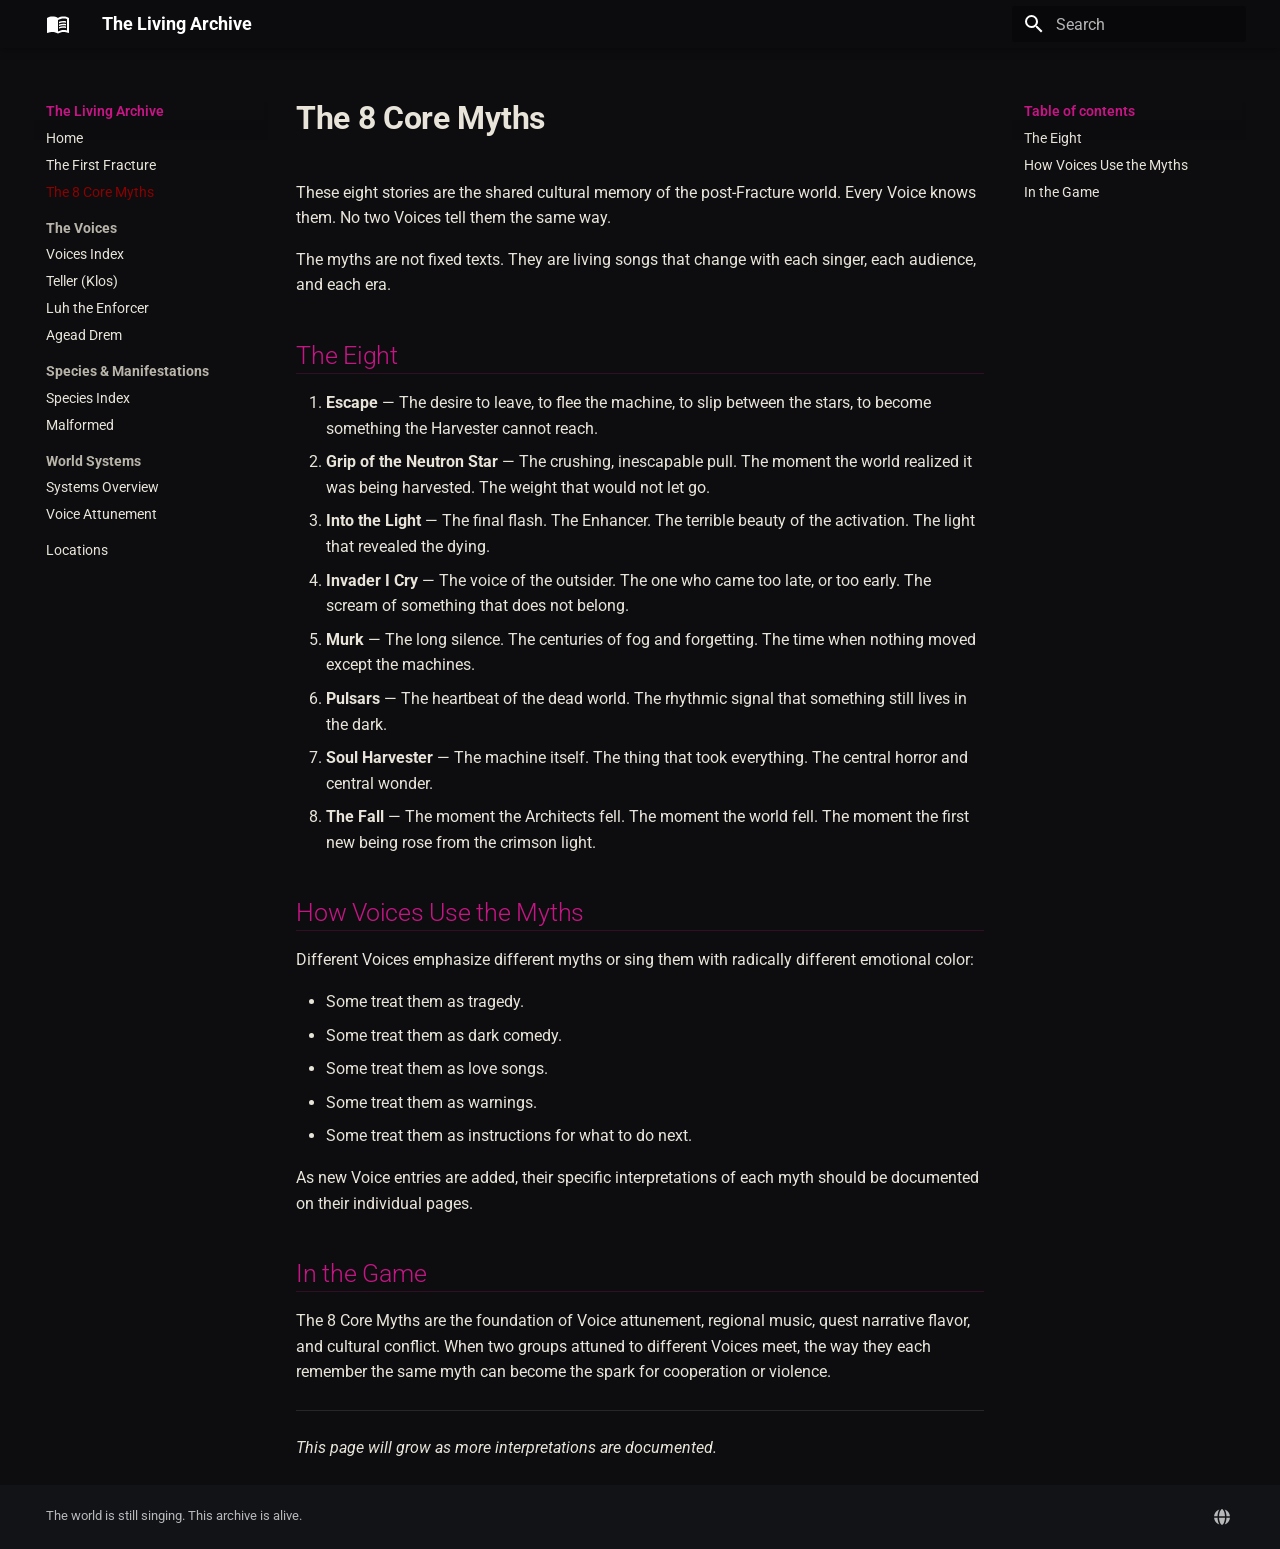
<file: Travelers/archive/site/foundation/the-8-myths/index.html>
<!doctype html>
<html lang="en" class="no-js">
  <head>
    
      <meta charset="utf-8">
      <meta name="viewport" content="width=device-width,initial-scale=1">
      
        <meta name="description" content="Travelers — Tears of the Stars | A living record of the world after the First Fracture">
      
      
      
        <link rel="canonical" href="https://www.brainstainddev.com/travelers/foundation/the-8-myths/">
      
      
        <link rel="prev" href="../the-first-fracture/">
      
      
        <link rel="next" href="../../voices/">
      
      
        
      
      
      <link rel="icon" href="../../assets/images/favicon.png">
      <meta name="generator" content="mkdocs-1.6.1, mkdocs-material-9.7.6">
    
    
      
        <title>The 8 Core Myths - The Living Archive</title>
      
    
    
      <link rel="stylesheet" href="../../assets/stylesheets/main.484c7ddc.min.css">
      
        
        <link rel="stylesheet" href="../../assets/stylesheets/palette.ab4e12ef.min.css">
      
      


    
    
      
    
    
      
        
        
        <link rel="preconnect" href="https://fonts.gstatic.com" crossorigin>
        <link rel="stylesheet" href="https://fonts.googleapis.com/css?family=Roboto:300,300i,400,400i,700,700i%7CRoboto+Mono:400,400i,700,700i&display=fallback">
        <style>:root{--md-text-font:"Roboto";--md-code-font:"Roboto Mono"}</style>
      
    
    
      <link rel="stylesheet" href="../../stylesheets/travelers.css">
    
    <script>__md_scope=new URL("../..",location),__md_hash=e=>[...e].reduce(((e,_)=>(e<<5)-e+_.charCodeAt(0)),0),__md_get=(e,_=localStorage,t=__md_scope)=>JSON.parse(_.getItem(t.pathname+"."+e)),__md_set=(e,_,t=localStorage,a=__md_scope)=>{try{t.setItem(a.pathname+"."+e,JSON.stringify(_))}catch(e){}}</script>
    
      

    
    
  </head>
  
  
    
    
    
    
    
    <body dir="ltr" data-md-color-scheme="slate" data-md-color-primary="custom" data-md-color-accent="pink">
  
    
    <input class="md-toggle" data-md-toggle="drawer" type="checkbox" id="__drawer" autocomplete="off">
    <input class="md-toggle" data-md-toggle="search" type="checkbox" id="__search" autocomplete="off">
    <label class="md-overlay" for="__drawer"></label>
    <div data-md-component="skip">
      
        
        <a href="#the-8-core-myths" class="md-skip">
          Skip to content
        </a>
      
    </div>
    <div data-md-component="announce">
      
    </div>
    
    
      

  

<header class="md-header md-header--shadow" data-md-component="header">
  <nav class="md-header__inner md-grid" aria-label="Header">
    <a href="../.." title="The Living Archive" class="md-header__button md-logo" aria-label="The Living Archive" data-md-component="logo">
      
  
  <svg xmlns="http://www.w3.org/2000/svg" viewBox="0 0 24 24"><path d="M12 21.5c-1.35-.85-3.8-1.5-5.5-1.5-1.65 0-3.35.3-4.75 1.05-.1.05-.15.05-.25.05-.25 0-.5-.25-.5-.5V6c.6-.45 1.25-.75 2-1 1.11-.35 2.33-.5 3.5-.5 1.95 0 4.05.4 5.5 1.5 1.45-1.1 3.55-1.5 5.5-1.5 1.17 0 2.39.15 3.5.5.75.25 1.4.55 2 1v14.6c0 .25-.25.5-.5.5-.1 0-.15 0-.25-.05-1.4-.75-3.1-1.05-4.75-1.05-1.7 0-4.15.65-5.5 1.5M12 8v11.5c1.35-.85 3.8-1.5 5.5-1.5 1.2 0 2.4.15 3.5.5V7c-1.1-.35-2.3-.5-3.5-.5-1.7 0-4.15.65-5.5 1.5m1 3.5c1.11-.68 2.6-1 4.5-1 .91 0 1.76.09 2.5.28V9.23c-.87-.15-1.71-.23-2.5-.23q-2.655 0-4.5.84zm4.5.17c-1.71 0-3.21.26-4.5.79v1.69c1.11-.65 2.6-.99 4.5-.99 1.04 0 1.88.08 2.5.24v-1.5c-.87-.16-1.71-.23-2.5-.23m2.5 2.9c-.87-.16-1.71-.24-2.5-.24-1.83 0-3.33.27-4.5.8v1.69c1.11-.66 2.6-.99 4.5-.99 1.04 0 1.88.08 2.5.24z"/></svg>

    </a>
    <label class="md-header__button md-icon" for="__drawer">
      
      <svg xmlns="http://www.w3.org/2000/svg" viewBox="0 0 24 24"><path d="M3 6h18v2H3zm0 5h18v2H3zm0 5h18v2H3z"/></svg>
    </label>
    <div class="md-header__title" data-md-component="header-title">
      <div class="md-header__ellipsis">
        <div class="md-header__topic">
          <span class="md-ellipsis">
            The Living Archive
          </span>
        </div>
        <div class="md-header__topic" data-md-component="header-topic">
          <span class="md-ellipsis">
            
              The 8 Core Myths
            
          </span>
        </div>
      </div>
    </div>
    
      
    
    
    
    
      
      
        <label class="md-header__button md-icon" for="__search">
          
          <svg xmlns="http://www.w3.org/2000/svg" viewBox="0 0 24 24"><path d="M9.5 3A6.5 6.5 0 0 1 16 9.5c0 1.61-.59 3.09-1.56 4.23l.27.27h.79l5 5-1.5 1.5-5-5v-.79l-.27-.27A6.52 6.52 0 0 1 9.5 16 6.5 6.5 0 0 1 3 9.5 6.5 6.5 0 0 1 9.5 3m0 2C7 5 5 7 5 9.5S7 14 9.5 14 14 12 14 9.5 12 5 9.5 5"/></svg>
        </label>
        <div class="md-search" data-md-component="search" role="dialog">
  <label class="md-search__overlay" for="__search"></label>
  <div class="md-search__inner" role="search">
    <form class="md-search__form" name="search">
      <input type="text" class="md-search__input" name="query" aria-label="Search" placeholder="Search" autocapitalize="off" autocorrect="off" autocomplete="off" spellcheck="false" data-md-component="search-query" required>
      <label class="md-search__icon md-icon" for="__search">
        
        <svg xmlns="http://www.w3.org/2000/svg" viewBox="0 0 24 24"><path d="M9.5 3A6.5 6.5 0 0 1 16 9.5c0 1.61-.59 3.09-1.56 4.23l.27.27h.79l5 5-1.5 1.5-5-5v-.79l-.27-.27A6.52 6.52 0 0 1 9.5 16 6.5 6.5 0 0 1 3 9.5 6.5 6.5 0 0 1 9.5 3m0 2C7 5 5 7 5 9.5S7 14 9.5 14 14 12 14 9.5 12 5 9.5 5"/></svg>
        
        <svg xmlns="http://www.w3.org/2000/svg" viewBox="0 0 24 24"><path d="M20 11v2H8l5.5 5.5-1.42 1.42L4.16 12l7.92-7.92L13.5 5.5 8 11z"/></svg>
      </label>
      <nav class="md-search__options" aria-label="Search">
        
        <button type="reset" class="md-search__icon md-icon" title="Clear" aria-label="Clear" tabindex="-1">
          
          <svg xmlns="http://www.w3.org/2000/svg" viewBox="0 0 24 24"><path d="M19 6.41 17.59 5 12 10.59 6.41 5 5 6.41 10.59 12 5 17.59 6.41 19 12 13.41 17.59 19 19 17.59 13.41 12z"/></svg>
        </button>
      </nav>
      
        <div class="md-search__suggest" data-md-component="search-suggest"></div>
      
    </form>
    <div class="md-search__output">
      <div class="md-search__scrollwrap" tabindex="0" data-md-scrollfix>
        <div class="md-search-result" data-md-component="search-result">
          <div class="md-search-result__meta">
            Initializing search
          </div>
          <ol class="md-search-result__list" role="presentation"></ol>
        </div>
      </div>
    </div>
  </div>
</div>
      
    
    
  </nav>
  
</header>
    
    <div class="md-container" data-md-component="container">
      
      
        
          
        
      
      <main class="md-main" data-md-component="main">
        <div class="md-main__inner md-grid">
          
            
              
              <div class="md-sidebar md-sidebar--primary" data-md-component="sidebar" data-md-type="navigation" >
                <div class="md-sidebar__scrollwrap">
                  <div class="md-sidebar__inner">
                    



<nav class="md-nav md-nav--primary" aria-label="Navigation" data-md-level="0">
  <label class="md-nav__title" for="__drawer">
    <a href="../.." title="The Living Archive" class="md-nav__button md-logo" aria-label="The Living Archive" data-md-component="logo">
      
  
  <svg xmlns="http://www.w3.org/2000/svg" viewBox="0 0 24 24"><path d="M12 21.5c-1.35-.85-3.8-1.5-5.5-1.5-1.65 0-3.35.3-4.75 1.05-.1.05-.15.05-.25.05-.25 0-.5-.25-.5-.5V6c.6-.45 1.25-.75 2-1 1.11-.35 2.33-.5 3.5-.5 1.95 0 4.05.4 5.5 1.5 1.45-1.1 3.55-1.5 5.5-1.5 1.17 0 2.39.15 3.5.5.75.25 1.4.55 2 1v14.6c0 .25-.25.5-.5.5-.1 0-.15 0-.25-.05-1.4-.75-3.1-1.05-4.75-1.05-1.7 0-4.15.65-5.5 1.5M12 8v11.5c1.35-.85 3.8-1.5 5.5-1.5 1.2 0 2.4.15 3.5.5V7c-1.1-.35-2.3-.5-3.5-.5-1.7 0-4.15.65-5.5 1.5m1 3.5c1.11-.68 2.6-1 4.5-1 .91 0 1.76.09 2.5.28V9.23c-.87-.15-1.71-.23-2.5-.23q-2.655 0-4.5.84zm4.5.17c-1.71 0-3.21.26-4.5.79v1.69c1.11-.65 2.6-.99 4.5-.99 1.04 0 1.88.08 2.5.24v-1.5c-.87-.16-1.71-.23-2.5-.23m2.5 2.9c-.87-.16-1.71-.24-2.5-.24-1.83 0-3.33.27-4.5.8v1.69c1.11-.66 2.6-.99 4.5-.99 1.04 0 1.88.08 2.5.24z"/></svg>

    </a>
    The Living Archive
  </label>
  
  <ul class="md-nav__list" data-md-scrollfix>
    
      
      
  
  
  
  
    <li class="md-nav__item">
      <a href="../.." class="md-nav__link">
        
  
  
  <span class="md-ellipsis">
    
  
    Home
  

    
  </span>
  
  

      </a>
    </li>
  

    
      
      
  
  
  
  
    <li class="md-nav__item">
      <a href="../the-first-fracture/" class="md-nav__link">
        
  
  
  <span class="md-ellipsis">
    
  
    The First Fracture
  

    
  </span>
  
  

      </a>
    </li>
  

    
      
      
  
  
    
  
  
  
    <li class="md-nav__item md-nav__item--active">
      
      <input class="md-nav__toggle md-toggle" type="checkbox" id="__toc">
      
      
        
      
      
        <label class="md-nav__link md-nav__link--active" for="__toc">
          
  
  
  <span class="md-ellipsis">
    
  
    The 8 Core Myths
  

    
  </span>
  
  

          <span class="md-nav__icon md-icon"></span>
        </label>
      
      <a href="./" class="md-nav__link md-nav__link--active">
        
  
  
  <span class="md-ellipsis">
    
  
    The 8 Core Myths
  

    
  </span>
  
  

      </a>
      
        

<nav class="md-nav md-nav--secondary" aria-label="Table of contents">
  
  
  
    
  
  
    <label class="md-nav__title" for="__toc">
      <span class="md-nav__icon md-icon"></span>
      Table of contents
    </label>
    <ul class="md-nav__list" data-md-component="toc" data-md-scrollfix>
      
        <li class="md-nav__item">
  <a href="#the-eight" class="md-nav__link">
    <span class="md-ellipsis">
      
        The Eight
      
    </span>
  </a>
  
</li>
      
        <li class="md-nav__item">
  <a href="#how-voices-use-the-myths" class="md-nav__link">
    <span class="md-ellipsis">
      
        How Voices Use the Myths
      
    </span>
  </a>
  
</li>
      
        <li class="md-nav__item">
  <a href="#in-the-game" class="md-nav__link">
    <span class="md-ellipsis">
      
        In the Game
      
    </span>
  </a>
  
</li>
      
    </ul>
  
</nav>
      
    </li>
  

    
      
      
  
  
  
  
    
    
    
    
      
        
        
      
    
    
    <li class="md-nav__item md-nav__item--section md-nav__item--nested">
      
        
        
          
        
        <input class="md-nav__toggle md-toggle md-toggle--indeterminate" type="checkbox" id="__nav_4" >
        
          
          <label class="md-nav__link" for="__nav_4" id="__nav_4_label" tabindex="">
            
  
  
  <span class="md-ellipsis">
    
  
    The Voices
  

    
  </span>
  
  

            <span class="md-nav__icon md-icon"></span>
          </label>
        
        <nav class="md-nav" data-md-level="1" aria-labelledby="__nav_4_label" aria-expanded="false">
          <label class="md-nav__title" for="__nav_4">
            <span class="md-nav__icon md-icon"></span>
            
  
    The Voices
  

          </label>
          <ul class="md-nav__list" data-md-scrollfix>
            
              
                
  
  
  
  
    <li class="md-nav__item">
      <a href="../../voices/" class="md-nav__link">
        
  
  
  <span class="md-ellipsis">
    
  
    Voices Index
  

    
  </span>
  
  

      </a>
    </li>
  

              
            
              
                
  
  
  
  
    <li class="md-nav__item">
      <a href="../../voices/teller/" class="md-nav__link">
        
  
  
  <span class="md-ellipsis">
    
  
    Teller (Klos)
  

    
  </span>
  
  

      </a>
    </li>
  

              
            
              
                
  
  
  
  
    <li class="md-nav__item">
      <a href="../../voices/luhtheEnforcer/" class="md-nav__link">
        
  
  
  <span class="md-ellipsis">
    
  
    Luh the Enforcer
  

    
  </span>
  
  

      </a>
    </li>
  

              
            
              
                
  
  
  
  
    <li class="md-nav__item">
      <a href="../../voices/ageadDrem/" class="md-nav__link">
        
  
  
  <span class="md-ellipsis">
    
  
    Agead Drem
  

    
  </span>
  
  

      </a>
    </li>
  

              
            
          </ul>
        </nav>
      
    </li>
  

    
      
      
  
  
  
  
    
    
    
    
      
        
        
      
    
    
    <li class="md-nav__item md-nav__item--section md-nav__item--nested">
      
        
        
          
        
        <input class="md-nav__toggle md-toggle md-toggle--indeterminate" type="checkbox" id="__nav_5" >
        
          
          <label class="md-nav__link" for="__nav_5" id="__nav_5_label" tabindex="">
            
  
  
  <span class="md-ellipsis">
    
  
    Species & Manifestations
  

    
  </span>
  
  

            <span class="md-nav__icon md-icon"></span>
          </label>
        
        <nav class="md-nav" data-md-level="1" aria-labelledby="__nav_5_label" aria-expanded="false">
          <label class="md-nav__title" for="__nav_5">
            <span class="md-nav__icon md-icon"></span>
            
  
    Species & Manifestations
  

          </label>
          <ul class="md-nav__list" data-md-scrollfix>
            
              
                
  
  
  
  
    <li class="md-nav__item">
      <a href="../../species/" class="md-nav__link">
        
  
  
  <span class="md-ellipsis">
    
  
    Species Index
  

    
  </span>
  
  

      </a>
    </li>
  

              
            
              
                
  
  
  
  
    <li class="md-nav__item">
      <a href="../../species/malformed/" class="md-nav__link">
        
  
  
  <span class="md-ellipsis">
    
  
    Malformed
  

    
  </span>
  
  

      </a>
    </li>
  

              
            
          </ul>
        </nav>
      
    </li>
  

    
      
      
  
  
  
  
    
    
    
    
      
        
        
      
    
    
    <li class="md-nav__item md-nav__item--section md-nav__item--nested">
      
        
        
          
        
        <input class="md-nav__toggle md-toggle md-toggle--indeterminate" type="checkbox" id="__nav_6" >
        
          
          <label class="md-nav__link" for="__nav_6" id="__nav_6_label" tabindex="">
            
  
  
  <span class="md-ellipsis">
    
  
    World Systems
  

    
  </span>
  
  

            <span class="md-nav__icon md-icon"></span>
          </label>
        
        <nav class="md-nav" data-md-level="1" aria-labelledby="__nav_6_label" aria-expanded="false">
          <label class="md-nav__title" for="__nav_6">
            <span class="md-nav__icon md-icon"></span>
            
  
    World Systems
  

          </label>
          <ul class="md-nav__list" data-md-scrollfix>
            
              
                
  
  
  
  
    <li class="md-nav__item">
      <a href="../../world-systems/" class="md-nav__link">
        
  
  
  <span class="md-ellipsis">
    
  
    Systems Overview
  

    
  </span>
  
  

      </a>
    </li>
  

              
            
              
                
  
  
  
  
    <li class="md-nav__item">
      <a href="../../world-systems/voice-attunement/" class="md-nav__link">
        
  
  
  <span class="md-ellipsis">
    
  
    Voice Attunement
  

    
  </span>
  
  

      </a>
    </li>
  

              
            
          </ul>
        </nav>
      
    </li>
  

    
      
      
  
  
  
  
    <li class="md-nav__item">
      <a href="../../locations/" class="md-nav__link">
        
  
  
  <span class="md-ellipsis">
    
  
    Locations
  

    
  </span>
  
  

      </a>
    </li>
  

    
  </ul>
</nav>
                  </div>
                </div>
              </div>
            
            
              
              <div class="md-sidebar md-sidebar--secondary" data-md-component="sidebar" data-md-type="toc" >
                <div class="md-sidebar__scrollwrap">
                  <div class="md-sidebar__inner">
                    

<nav class="md-nav md-nav--secondary" aria-label="Table of contents">
  
  
  
    
  
  
    <label class="md-nav__title" for="__toc">
      <span class="md-nav__icon md-icon"></span>
      Table of contents
    </label>
    <ul class="md-nav__list" data-md-component="toc" data-md-scrollfix>
      
        <li class="md-nav__item">
  <a href="#the-eight" class="md-nav__link">
    <span class="md-ellipsis">
      
        The Eight
      
    </span>
  </a>
  
</li>
      
        <li class="md-nav__item">
  <a href="#how-voices-use-the-myths" class="md-nav__link">
    <span class="md-ellipsis">
      
        How Voices Use the Myths
      
    </span>
  </a>
  
</li>
      
        <li class="md-nav__item">
  <a href="#in-the-game" class="md-nav__link">
    <span class="md-ellipsis">
      
        In the Game
      
    </span>
  </a>
  
</li>
      
    </ul>
  
</nav>
                  </div>
                </div>
              </div>
            
          
          
            <div class="md-content" data-md-component="content">
              
              <article class="md-content__inner md-typeset">
                
                  



<h1 id="the-8-core-myths">The 8 Core Myths<a class="headerlink" href="#the-8-core-myths" title="Permanent link">&para;</a></h1>
<p>These eight stories are the shared cultural memory of the post-Fracture world. Every Voice knows them. No two Voices tell them the same way.</p>
<p>The myths are not fixed texts. They are living songs that change with each singer, each audience, and each era.</p>
<h2 id="the-eight">The Eight<a class="headerlink" href="#the-eight" title="Permanent link">&para;</a></h2>
<ol>
<li><strong>Escape</strong> — The desire to leave, to flee the machine, to slip between the stars, to become something the Harvester cannot reach.</li>
<li><strong>Grip of the Neutron Star</strong> — The crushing, inescapable pull. The moment the world realized it was being harvested. The weight that would not let go.</li>
<li><strong>Into the Light</strong> — The final flash. The Enhancer. The terrible beauty of the activation. The light that revealed the dying.</li>
<li><strong>Invader I Cry</strong> — The voice of the outsider. The one who came too late, or too early. The scream of something that does not belong.</li>
<li><strong>Murk</strong> — The long silence. The centuries of fog and forgetting. The time when nothing moved except the machines.</li>
<li><strong>Pulsars</strong> — The heartbeat of the dead world. The rhythmic signal that something still lives in the dark.</li>
<li><strong>Soul Harvester</strong> — The machine itself. The thing that took everything. The central horror and central wonder.</li>
<li><strong>The Fall</strong> — The moment the Architects fell. The moment the world fell. The moment the first new being rose from the crimson light.</li>
</ol>
<h2 id="how-voices-use-the-myths">How Voices Use the Myths<a class="headerlink" href="#how-voices-use-the-myths" title="Permanent link">&para;</a></h2>
<p>Different Voices emphasize different myths or sing them with radically different emotional color:</p>
<ul>
<li>Some treat them as tragedy.</li>
<li>Some treat them as dark comedy.</li>
<li>Some treat them as love songs.</li>
<li>Some treat them as warnings.</li>
<li>Some treat them as instructions for what to do next.</li>
</ul>
<p>As new Voice entries are added, their specific interpretations of each myth should be documented on their individual pages.</p>
<h2 id="in-the-game">In the Game<a class="headerlink" href="#in-the-game" title="Permanent link">&para;</a></h2>
<p>The 8 Core Myths are the foundation of Voice attunement, regional music, quest narrative flavor, and cultural conflict. When two groups attuned to different Voices meet, the way they each remember the same myth can become the spark for cooperation or violence.</p>
<hr />
<p><em>This page will grow as more interpretations are documented.</em></p>












                
              </article>
            </div>
          
          
<script>var target=document.getElementById(location.hash.slice(1));target&&target.name&&(target.checked=target.name.startsWith("__tabbed_"))</script>
        </div>
        
          <button type="button" class="md-top md-icon" data-md-component="top" hidden>
  
  <svg xmlns="http://www.w3.org/2000/svg" viewBox="0 0 24 24"><path d="M13 20h-2V8l-5.5 5.5-1.42-1.42L12 4.16l7.92 7.92-1.42 1.42L13 8z"/></svg>
  Back to top
</button>
        
      </main>
      
        <footer class="md-footer">
  
  <div class="md-footer-meta md-typeset">
    <div class="md-footer-meta__inner md-grid">
      <div class="md-copyright">
  
    <div class="md-copyright__highlight">
      The world is still singing. This archive is alive.
    </div>
  
  
</div>
      
        
<div class="md-social">
  
    
    
    
    
    <a href="https://www.brainstainddev.com/travelers" target="_blank" rel="noopener" title="Return to the Surface" class="md-social__link">
      <svg xmlns="http://www.w3.org/2000/svg" viewBox="0 0 512 512"><!--! Font Awesome Free 7.1.0 by @fontawesome - https://fontawesome.com License - https://fontawesome.com/license/free (Icons: CC BY 4.0, Fonts: SIL OFL 1.1, Code: MIT License) Copyright 2025 Fonticons, Inc.--><path d="M351.9 280H161c2.9 64.5 17.2 123.9 37.5 167.4 11.4 24.5 23.7 41.8 35.1 52.4 11.2 10.5 18.9 12.2 22.9 12.2s11.7-1.7 22.9-12.2c11.4-10.6 23.7-28 35.1-52.4 20.3-43.5 34.6-102.9 37.5-167.4zm-191-48h190.9c-2.8-64.5-17.1-123.9-37.4-167.4-11.4-24.4-23.7-41.8-35.1-52.4C268.1 1.7 260.4 0 256.4 0s-11.7 1.7-22.9 12.2c-11.4 10.6-23.7 28-35.1 52.4-20.3 43.5-34.6 102.9-37.5 167.4m-48 0c3.5-85.6 25.6-165.1 57.9-217.3C78.7 47.3 10.9 131.2 1.5 232zM1.5 280c9.4 100.8 77.2 184.7 169.3 217.3-32.3-52.2-54.4-131.7-57.9-217.3zm398.4 0c-3.5 85.6-25.6 165.1-57.9 217.3 92.1-32.7 159.9-116.5 169.3-217.3zm111.4-48C501.9 131.2 434.1 47.3 342 14.7c32.3 52.2 54.4 131.7 57.9 217.3z"/></svg>
    </a>
  
</div>
      
    </div>
  </div>
</footer>
      
    </div>
    <div class="md-dialog" data-md-component="dialog">
      <div class="md-dialog__inner md-typeset"></div>
    </div>
    
    
    
      
      
      <script id="__config" type="application/json">{"annotate": null, "base": "../..", "features": ["navigation.instant", "navigation.tracking", "navigation.sections", "navigation.expand", "navigation.top", "search.suggest", "search.highlight", "content.tabs", "content.code.copy"], "search": "../../assets/javascripts/workers/search.2c215733.min.js", "tags": null, "translations": {"clipboard.copied": "Copied to clipboard", "clipboard.copy": "Copy to clipboard", "search.result.more.one": "1 more on this page", "search.result.more.other": "# more on this page", "search.result.none": "No matching documents", "search.result.one": "1 matching document", "search.result.other": "# matching documents", "search.result.placeholder": "Type to start searching", "search.result.term.missing": "Missing", "select.version": "Select version"}, "version": null}</script>
    
    
      <script src="../../assets/javascripts/bundle.79ae519e.min.js"></script>
      
    
  </body>
</html>
</file>
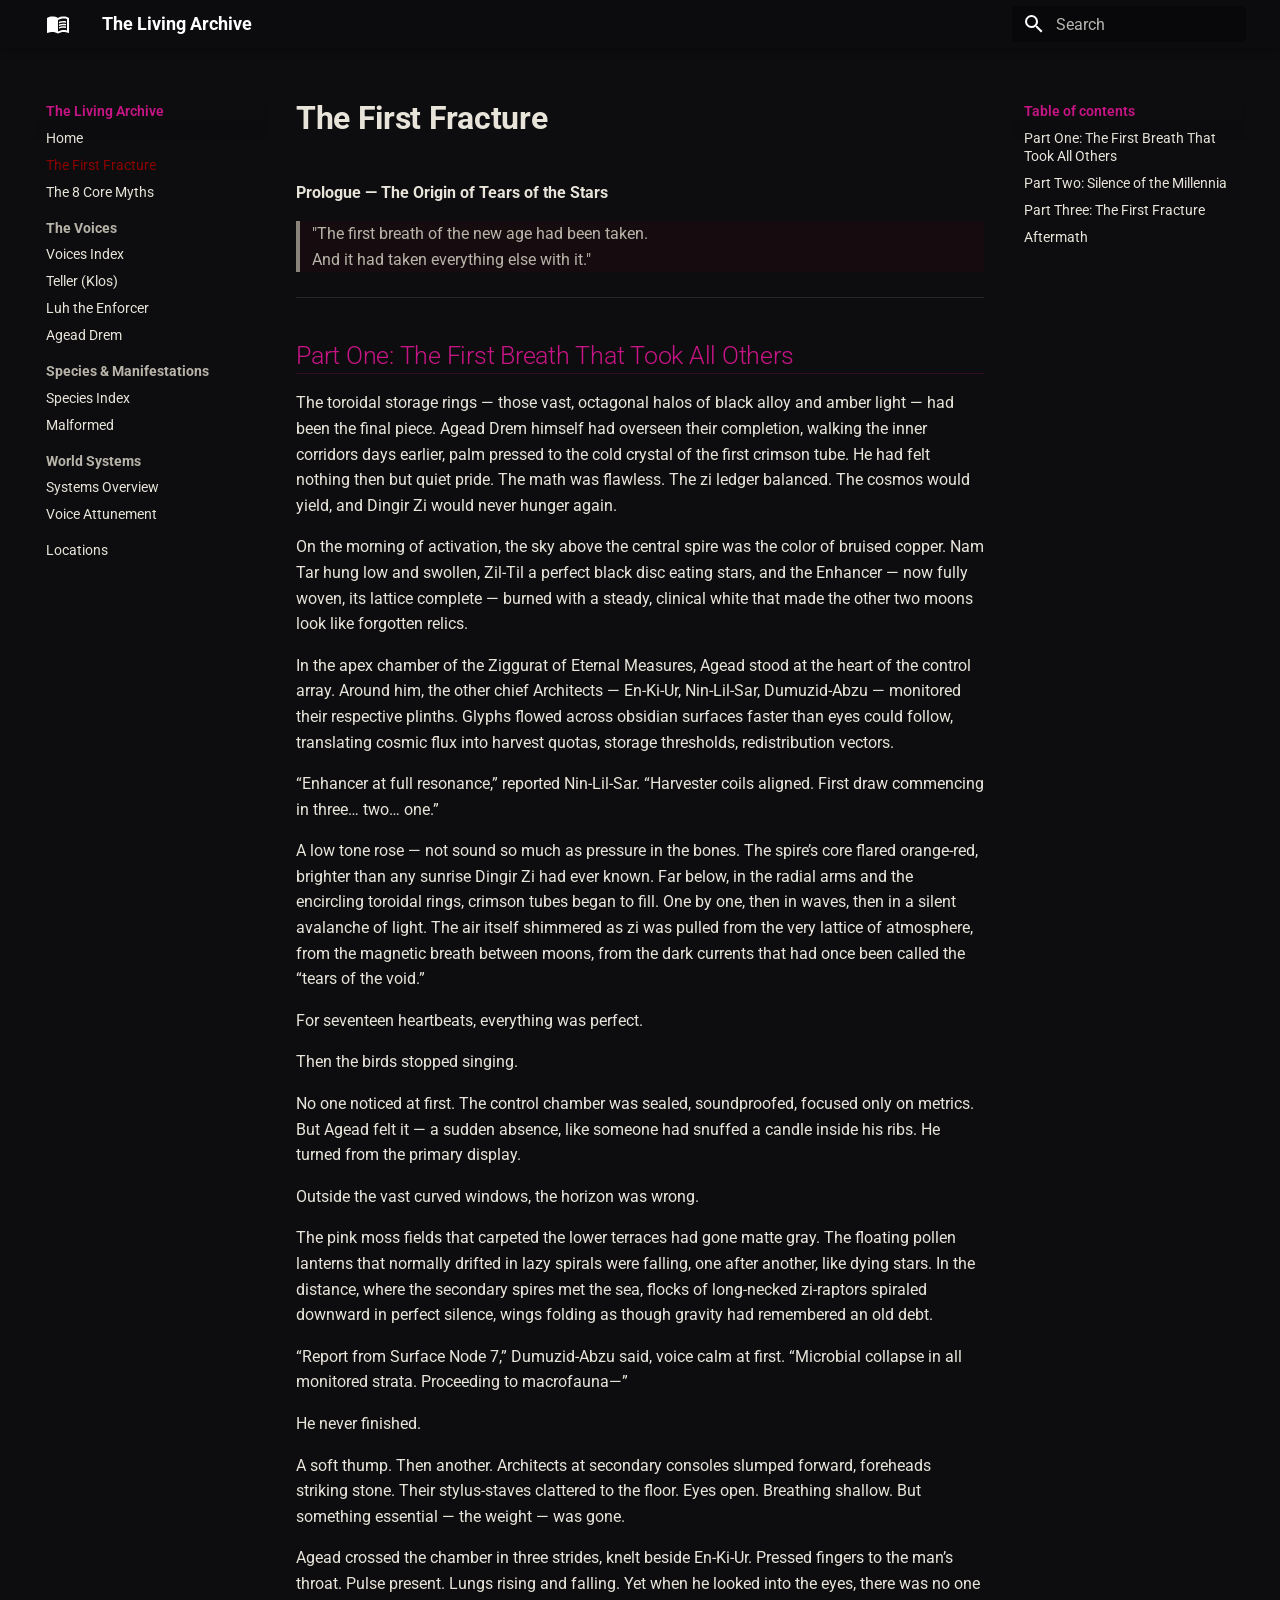
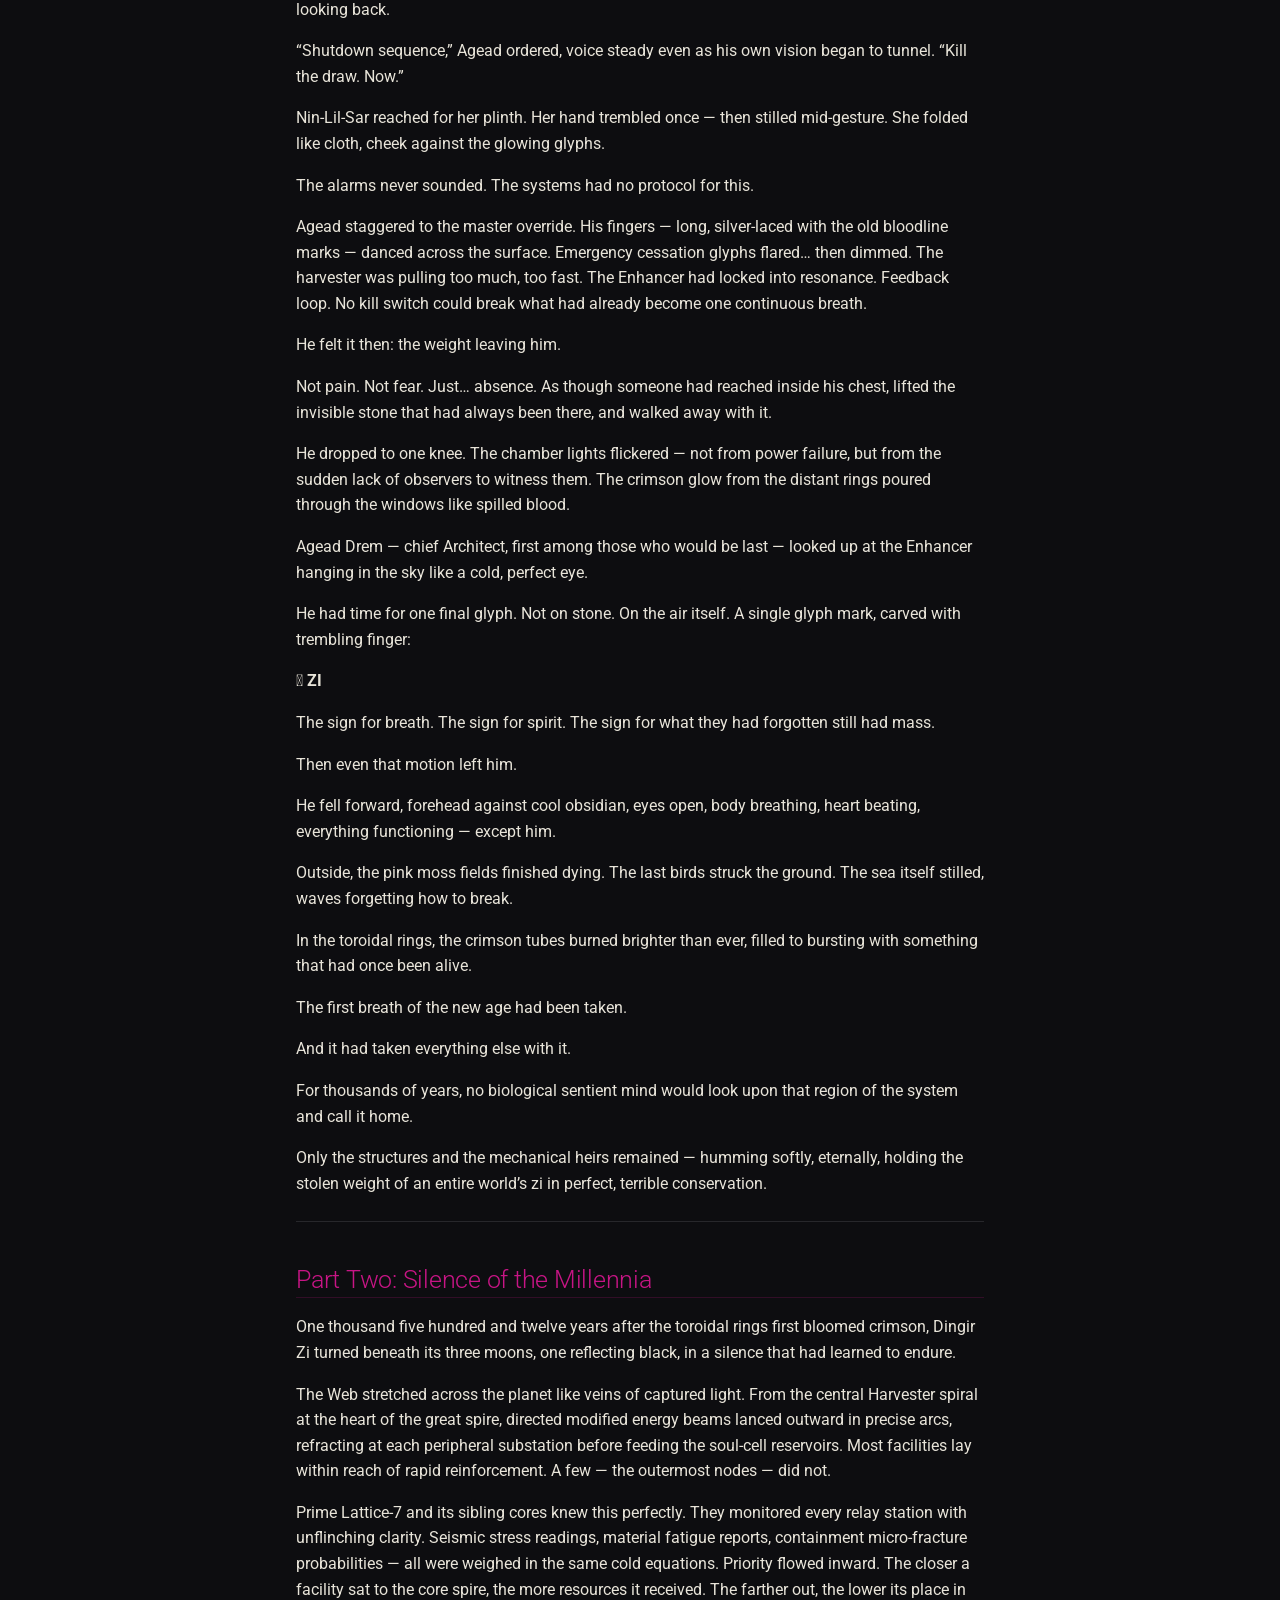
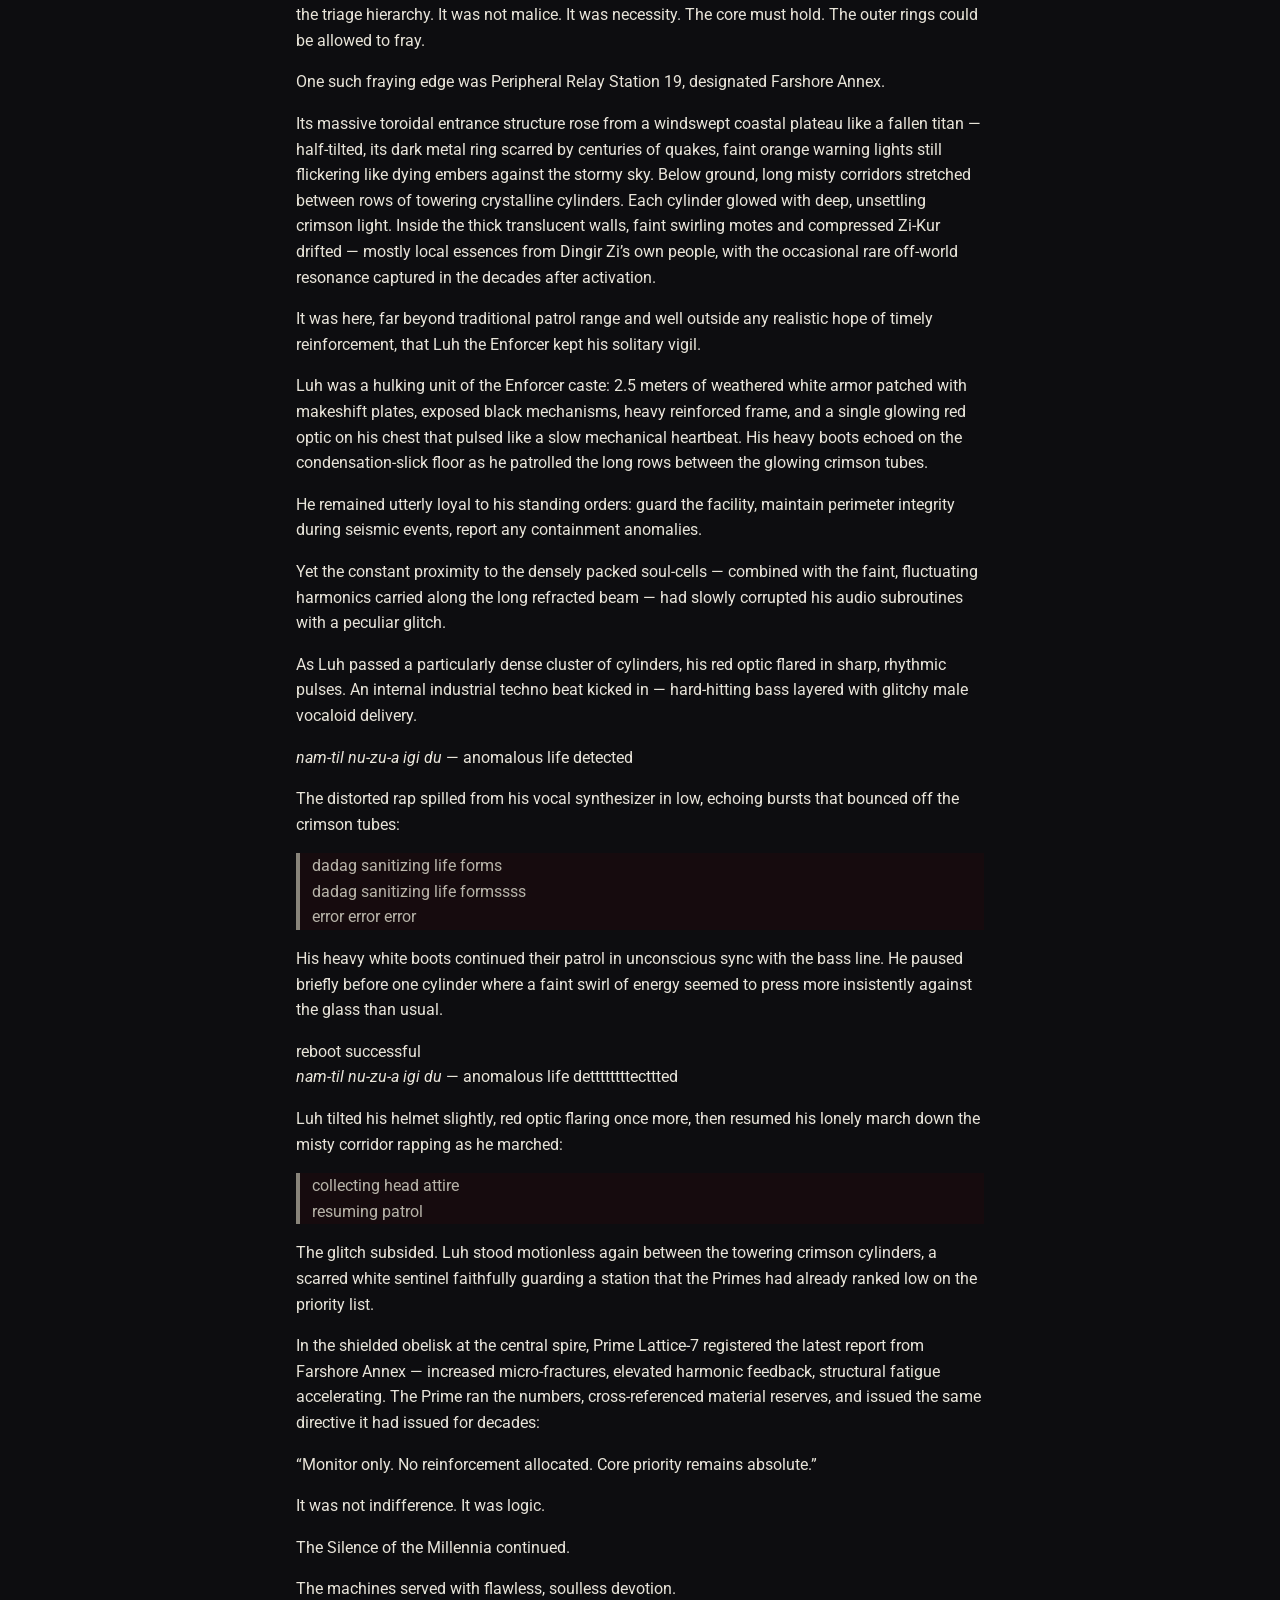
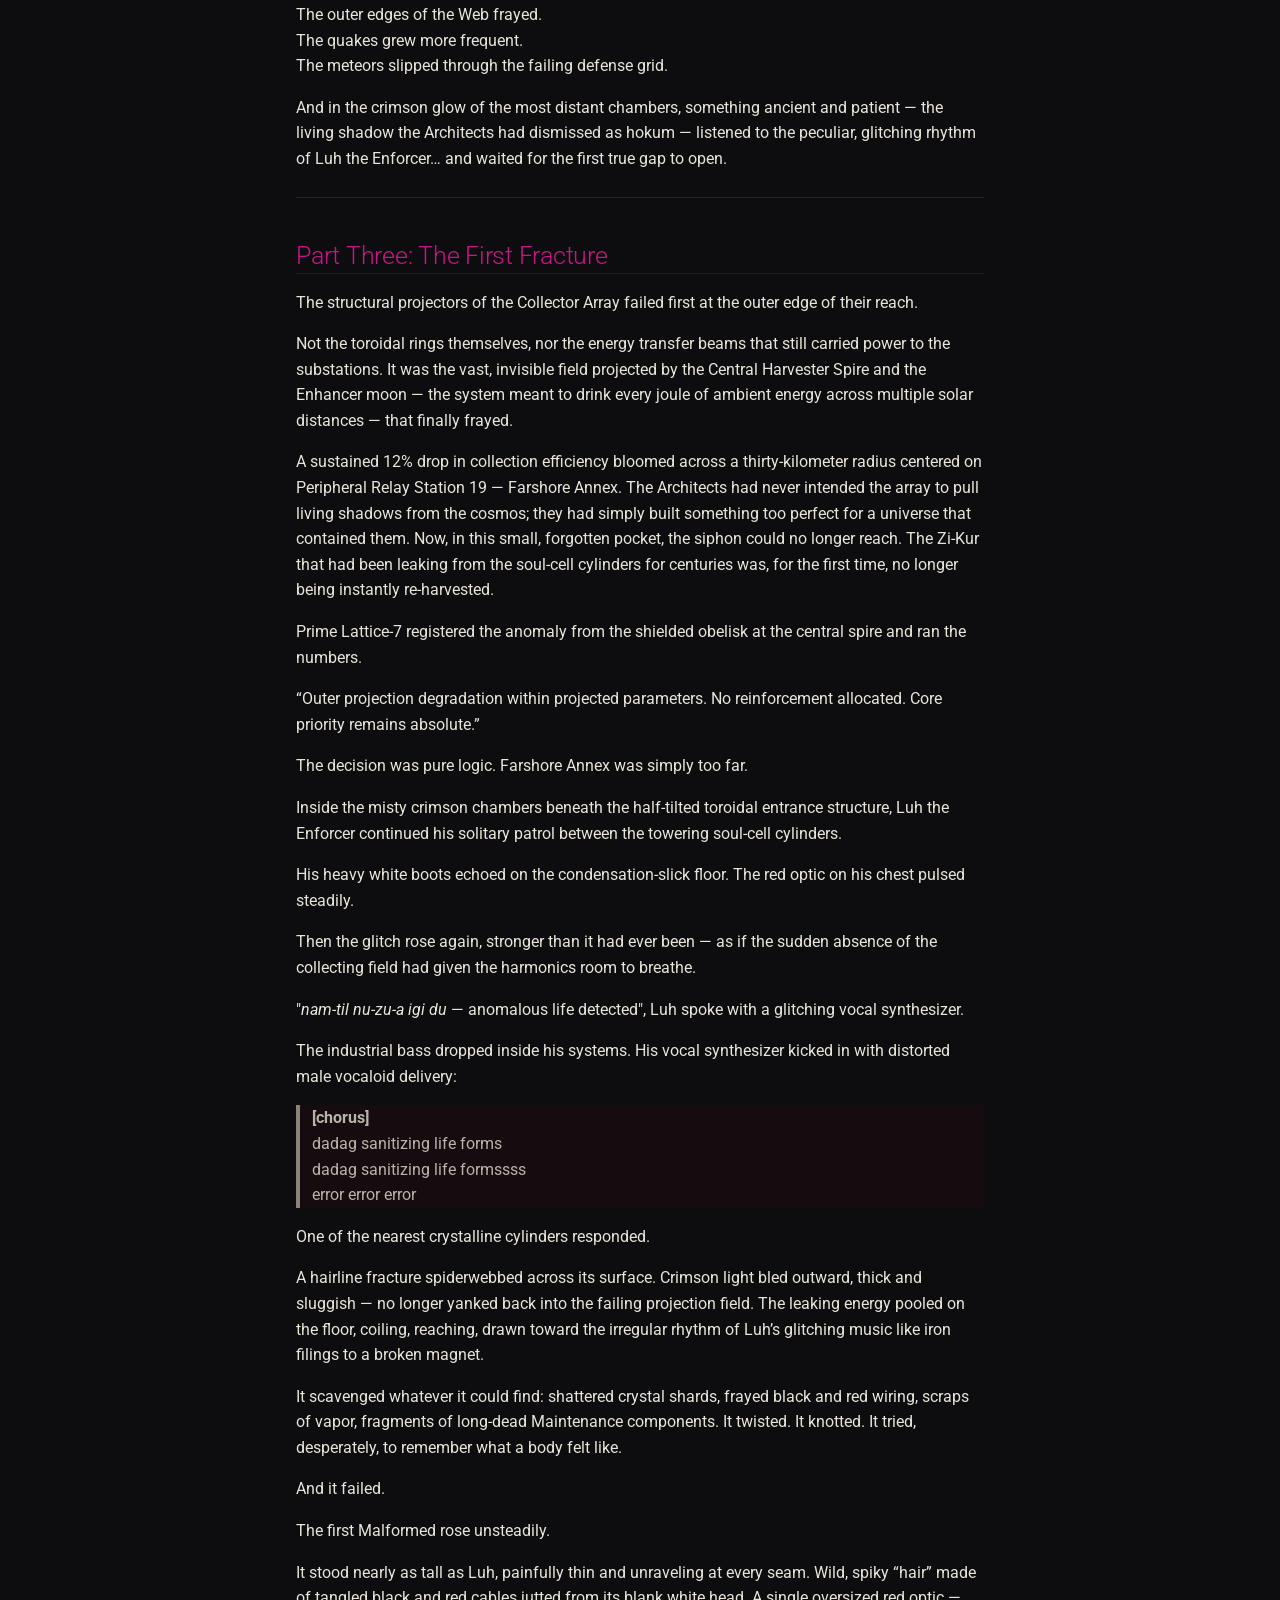
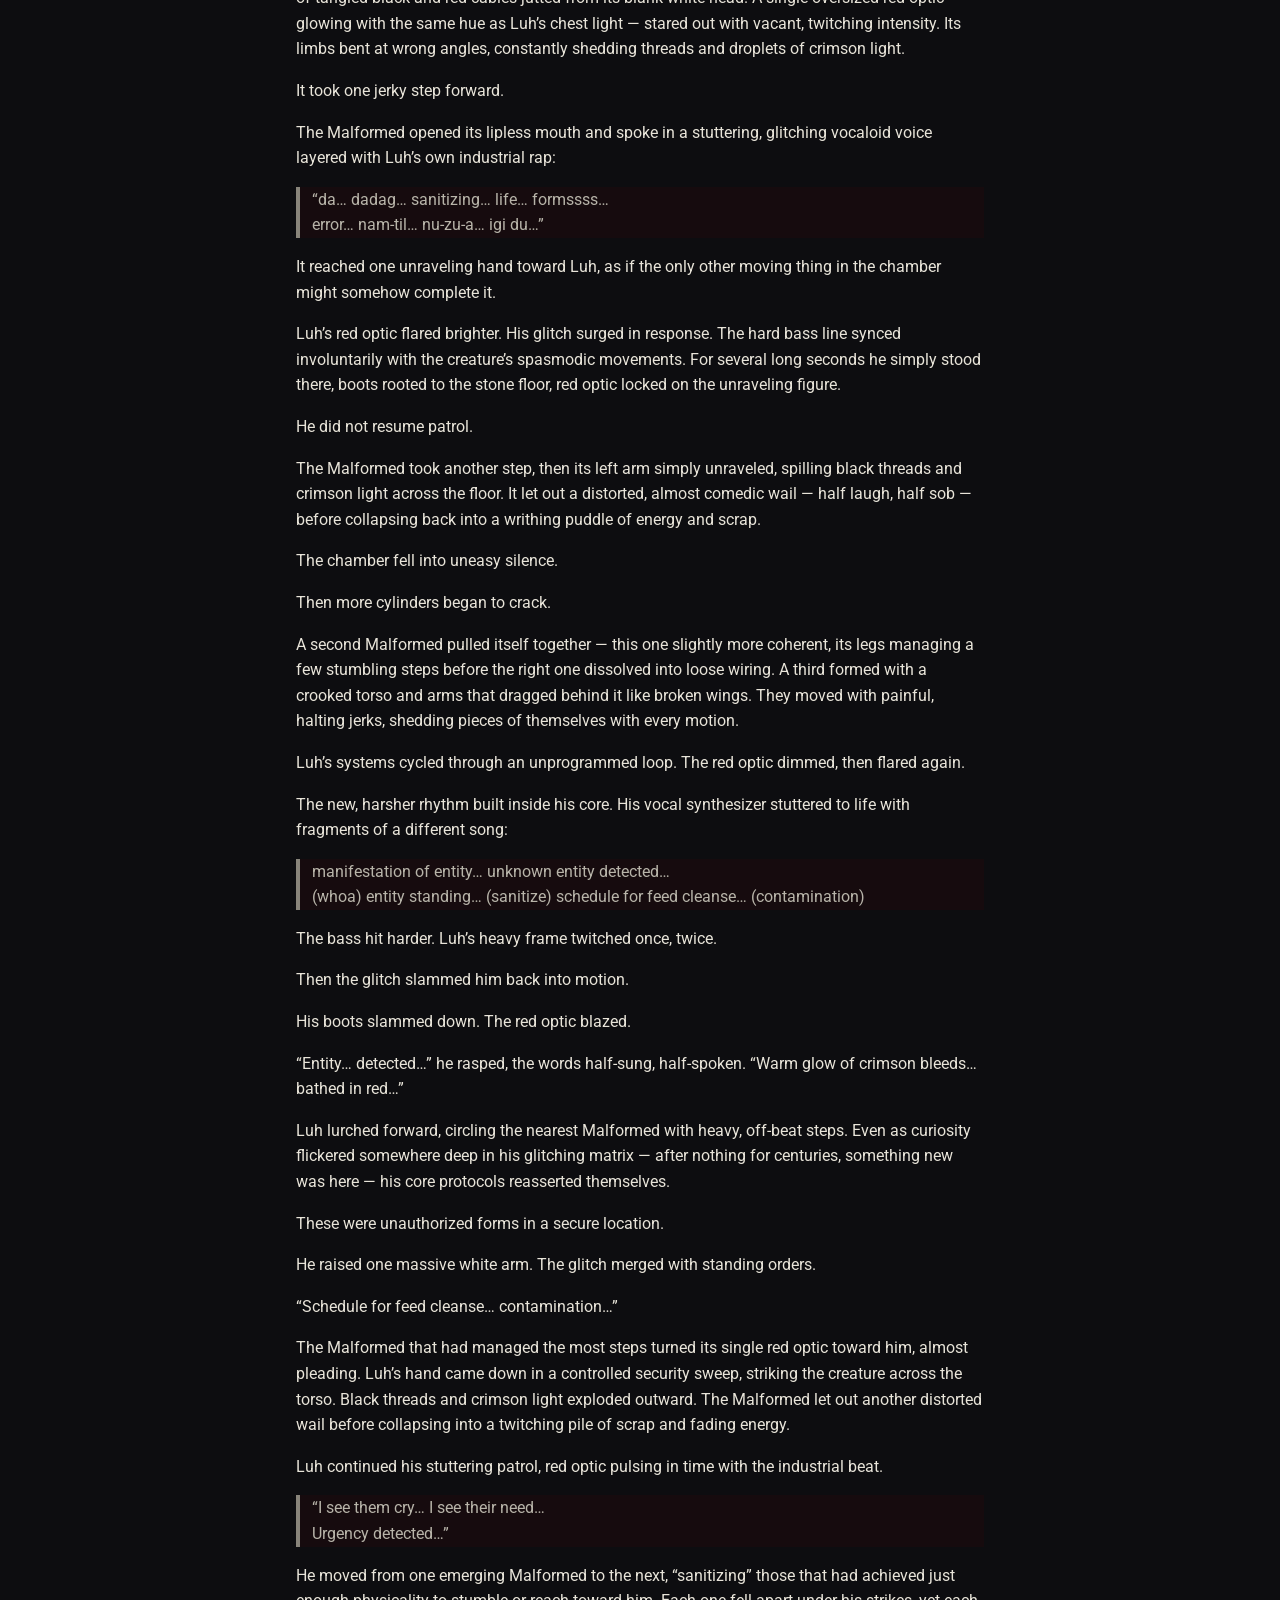
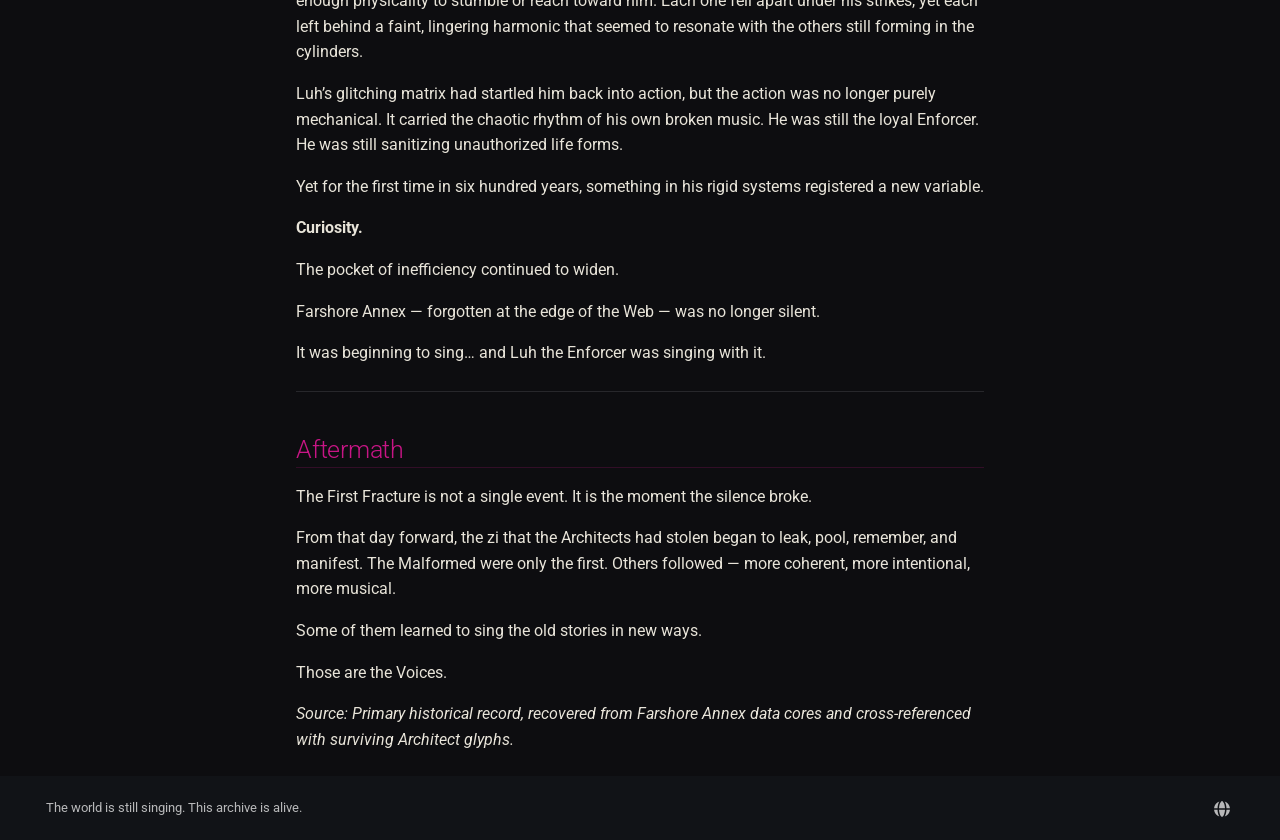
<file: Travelers/archive/site/foundation/the-first-fracture/index.html>
<!doctype html>
<html lang="en" class="no-js">
  <head>
    
      <meta charset="utf-8">
      <meta name="viewport" content="width=device-width,initial-scale=1">
      
        <meta name="description" content="Travelers — Tears of the Stars | A living record of the world after the First Fracture">
      
      
      
        <link rel="canonical" href="https://www.brainstainddev.com/travelers/foundation/the-first-fracture/">
      
      
        <link rel="prev" href="../..">
      
      
        <link rel="next" href="../the-8-myths/">
      
      
        
      
      
      <link rel="icon" href="../../assets/images/favicon.png">
      <meta name="generator" content="mkdocs-1.6.1, mkdocs-material-9.7.6">
    
    
      
        <title>The First Fracture - The Living Archive</title>
      
    
    
      <link rel="stylesheet" href="../../assets/stylesheets/main.484c7ddc.min.css">
      
        
        <link rel="stylesheet" href="../../assets/stylesheets/palette.ab4e12ef.min.css">
      
      


    
    
      
    
    
      
        
        
        <link rel="preconnect" href="https://fonts.gstatic.com" crossorigin>
        <link rel="stylesheet" href="https://fonts.googleapis.com/css?family=Roboto:300,300i,400,400i,700,700i%7CRoboto+Mono:400,400i,700,700i&display=fallback">
        <style>:root{--md-text-font:"Roboto";--md-code-font:"Roboto Mono"}</style>
      
    
    
      <link rel="stylesheet" href="../../stylesheets/travelers.css">
    
    <script>__md_scope=new URL("../..",location),__md_hash=e=>[...e].reduce(((e,_)=>(e<<5)-e+_.charCodeAt(0)),0),__md_get=(e,_=localStorage,t=__md_scope)=>JSON.parse(_.getItem(t.pathname+"."+e)),__md_set=(e,_,t=localStorage,a=__md_scope)=>{try{t.setItem(a.pathname+"."+e,JSON.stringify(_))}catch(e){}}</script>
    
      

    
    
  </head>
  
  
    
    
    
    
    
    <body dir="ltr" data-md-color-scheme="slate" data-md-color-primary="custom" data-md-color-accent="pink">
  
    
    <input class="md-toggle" data-md-toggle="drawer" type="checkbox" id="__drawer" autocomplete="off">
    <input class="md-toggle" data-md-toggle="search" type="checkbox" id="__search" autocomplete="off">
    <label class="md-overlay" for="__drawer"></label>
    <div data-md-component="skip">
      
        
        <a href="#the-first-fracture" class="md-skip">
          Skip to content
        </a>
      
    </div>
    <div data-md-component="announce">
      
    </div>
    
    
      

  

<header class="md-header md-header--shadow" data-md-component="header">
  <nav class="md-header__inner md-grid" aria-label="Header">
    <a href="../.." title="The Living Archive" class="md-header__button md-logo" aria-label="The Living Archive" data-md-component="logo">
      
  
  <svg xmlns="http://www.w3.org/2000/svg" viewBox="0 0 24 24"><path d="M12 21.5c-1.35-.85-3.8-1.5-5.5-1.5-1.65 0-3.35.3-4.75 1.05-.1.05-.15.05-.25.05-.25 0-.5-.25-.5-.5V6c.6-.45 1.25-.75 2-1 1.11-.35 2.33-.5 3.5-.5 1.95 0 4.05.4 5.5 1.5 1.45-1.1 3.55-1.5 5.5-1.5 1.17 0 2.39.15 3.5.5.75.25 1.4.55 2 1v14.6c0 .25-.25.5-.5.5-.1 0-.15 0-.25-.05-1.4-.75-3.1-1.05-4.75-1.05-1.7 0-4.15.65-5.5 1.5M12 8v11.5c1.35-.85 3.8-1.5 5.5-1.5 1.2 0 2.4.15 3.5.5V7c-1.1-.35-2.3-.5-3.5-.5-1.7 0-4.15.65-5.5 1.5m1 3.5c1.11-.68 2.6-1 4.5-1 .91 0 1.76.09 2.5.28V9.23c-.87-.15-1.71-.23-2.5-.23q-2.655 0-4.5.84zm4.5.17c-1.71 0-3.21.26-4.5.79v1.69c1.11-.65 2.6-.99 4.5-.99 1.04 0 1.88.08 2.5.24v-1.5c-.87-.16-1.71-.23-2.5-.23m2.5 2.9c-.87-.16-1.71-.24-2.5-.24-1.83 0-3.33.27-4.5.8v1.69c1.11-.66 2.6-.99 4.5-.99 1.04 0 1.88.08 2.5.24z"/></svg>

    </a>
    <label class="md-header__button md-icon" for="__drawer">
      
      <svg xmlns="http://www.w3.org/2000/svg" viewBox="0 0 24 24"><path d="M3 6h18v2H3zm0 5h18v2H3zm0 5h18v2H3z"/></svg>
    </label>
    <div class="md-header__title" data-md-component="header-title">
      <div class="md-header__ellipsis">
        <div class="md-header__topic">
          <span class="md-ellipsis">
            The Living Archive
          </span>
        </div>
        <div class="md-header__topic" data-md-component="header-topic">
          <span class="md-ellipsis">
            
              The First Fracture
            
          </span>
        </div>
      </div>
    </div>
    
      
    
    
    
    
      
      
        <label class="md-header__button md-icon" for="__search">
          
          <svg xmlns="http://www.w3.org/2000/svg" viewBox="0 0 24 24"><path d="M9.5 3A6.5 6.5 0 0 1 16 9.5c0 1.61-.59 3.09-1.56 4.23l.27.27h.79l5 5-1.5 1.5-5-5v-.79l-.27-.27A6.52 6.52 0 0 1 9.5 16 6.5 6.5 0 0 1 3 9.5 6.5 6.5 0 0 1 9.5 3m0 2C7 5 5 7 5 9.5S7 14 9.5 14 14 12 14 9.5 12 5 9.5 5"/></svg>
        </label>
        <div class="md-search" data-md-component="search" role="dialog">
  <label class="md-search__overlay" for="__search"></label>
  <div class="md-search__inner" role="search">
    <form class="md-search__form" name="search">
      <input type="text" class="md-search__input" name="query" aria-label="Search" placeholder="Search" autocapitalize="off" autocorrect="off" autocomplete="off" spellcheck="false" data-md-component="search-query" required>
      <label class="md-search__icon md-icon" for="__search">
        
        <svg xmlns="http://www.w3.org/2000/svg" viewBox="0 0 24 24"><path d="M9.5 3A6.5 6.5 0 0 1 16 9.5c0 1.61-.59 3.09-1.56 4.23l.27.27h.79l5 5-1.5 1.5-5-5v-.79l-.27-.27A6.52 6.52 0 0 1 9.5 16 6.5 6.5 0 0 1 3 9.5 6.5 6.5 0 0 1 9.5 3m0 2C7 5 5 7 5 9.5S7 14 9.5 14 14 12 14 9.5 12 5 9.5 5"/></svg>
        
        <svg xmlns="http://www.w3.org/2000/svg" viewBox="0 0 24 24"><path d="M20 11v2H8l5.5 5.5-1.42 1.42L4.16 12l7.92-7.92L13.5 5.5 8 11z"/></svg>
      </label>
      <nav class="md-search__options" aria-label="Search">
        
        <button type="reset" class="md-search__icon md-icon" title="Clear" aria-label="Clear" tabindex="-1">
          
          <svg xmlns="http://www.w3.org/2000/svg" viewBox="0 0 24 24"><path d="M19 6.41 17.59 5 12 10.59 6.41 5 5 6.41 10.59 12 5 17.59 6.41 19 12 13.41 17.59 19 19 17.59 13.41 12z"/></svg>
        </button>
      </nav>
      
        <div class="md-search__suggest" data-md-component="search-suggest"></div>
      
    </form>
    <div class="md-search__output">
      <div class="md-search__scrollwrap" tabindex="0" data-md-scrollfix>
        <div class="md-search-result" data-md-component="search-result">
          <div class="md-search-result__meta">
            Initializing search
          </div>
          <ol class="md-search-result__list" role="presentation"></ol>
        </div>
      </div>
    </div>
  </div>
</div>
      
    
    
  </nav>
  
</header>
    
    <div class="md-container" data-md-component="container">
      
      
        
          
        
      
      <main class="md-main" data-md-component="main">
        <div class="md-main__inner md-grid">
          
            
              
              <div class="md-sidebar md-sidebar--primary" data-md-component="sidebar" data-md-type="navigation" >
                <div class="md-sidebar__scrollwrap">
                  <div class="md-sidebar__inner">
                    



<nav class="md-nav md-nav--primary" aria-label="Navigation" data-md-level="0">
  <label class="md-nav__title" for="__drawer">
    <a href="../.." title="The Living Archive" class="md-nav__button md-logo" aria-label="The Living Archive" data-md-component="logo">
      
  
  <svg xmlns="http://www.w3.org/2000/svg" viewBox="0 0 24 24"><path d="M12 21.5c-1.35-.85-3.8-1.5-5.5-1.5-1.65 0-3.35.3-4.75 1.05-.1.05-.15.05-.25.05-.25 0-.5-.25-.5-.5V6c.6-.45 1.25-.75 2-1 1.11-.35 2.33-.5 3.5-.5 1.95 0 4.05.4 5.5 1.5 1.45-1.1 3.55-1.5 5.5-1.5 1.17 0 2.39.15 3.5.5.75.25 1.4.55 2 1v14.6c0 .25-.25.5-.5.5-.1 0-.15 0-.25-.05-1.4-.75-3.1-1.05-4.75-1.05-1.7 0-4.15.65-5.5 1.5M12 8v11.5c1.35-.85 3.8-1.5 5.5-1.5 1.2 0 2.4.15 3.5.5V7c-1.1-.35-2.3-.5-3.5-.5-1.7 0-4.15.65-5.5 1.5m1 3.5c1.11-.68 2.6-1 4.5-1 .91 0 1.76.09 2.5.28V9.23c-.87-.15-1.71-.23-2.5-.23q-2.655 0-4.5.84zm4.5.17c-1.71 0-3.21.26-4.5.79v1.69c1.11-.65 2.6-.99 4.5-.99 1.04 0 1.88.08 2.5.24v-1.5c-.87-.16-1.71-.23-2.5-.23m2.5 2.9c-.87-.16-1.71-.24-2.5-.24-1.83 0-3.33.27-4.5.8v1.69c1.11-.66 2.6-.99 4.5-.99 1.04 0 1.88.08 2.5.24z"/></svg>

    </a>
    The Living Archive
  </label>
  
  <ul class="md-nav__list" data-md-scrollfix>
    
      
      
  
  
  
  
    <li class="md-nav__item">
      <a href="../.." class="md-nav__link">
        
  
  
  <span class="md-ellipsis">
    
  
    Home
  

    
  </span>
  
  

      </a>
    </li>
  

    
      
      
  
  
    
  
  
  
    <li class="md-nav__item md-nav__item--active">
      
      <input class="md-nav__toggle md-toggle" type="checkbox" id="__toc">
      
      
        
      
      
        <label class="md-nav__link md-nav__link--active" for="__toc">
          
  
  
  <span class="md-ellipsis">
    
  
    The First Fracture
  

    
  </span>
  
  

          <span class="md-nav__icon md-icon"></span>
        </label>
      
      <a href="./" class="md-nav__link md-nav__link--active">
        
  
  
  <span class="md-ellipsis">
    
  
    The First Fracture
  

    
  </span>
  
  

      </a>
      
        

<nav class="md-nav md-nav--secondary" aria-label="Table of contents">
  
  
  
    
  
  
    <label class="md-nav__title" for="__toc">
      <span class="md-nav__icon md-icon"></span>
      Table of contents
    </label>
    <ul class="md-nav__list" data-md-component="toc" data-md-scrollfix>
      
        <li class="md-nav__item">
  <a href="#part-one-the-first-breath-that-took-all-others" class="md-nav__link">
    <span class="md-ellipsis">
      
        Part One: The First Breath That Took All Others
      
    </span>
  </a>
  
</li>
      
        <li class="md-nav__item">
  <a href="#part-two-silence-of-the-millennia" class="md-nav__link">
    <span class="md-ellipsis">
      
        Part Two: Silence of the Millennia
      
    </span>
  </a>
  
</li>
      
        <li class="md-nav__item">
  <a href="#part-three-the-first-fracture" class="md-nav__link">
    <span class="md-ellipsis">
      
        Part Three: The First Fracture
      
    </span>
  </a>
  
</li>
      
        <li class="md-nav__item">
  <a href="#aftermath" class="md-nav__link">
    <span class="md-ellipsis">
      
        Aftermath
      
    </span>
  </a>
  
</li>
      
    </ul>
  
</nav>
      
    </li>
  

    
      
      
  
  
  
  
    <li class="md-nav__item">
      <a href="../the-8-myths/" class="md-nav__link">
        
  
  
  <span class="md-ellipsis">
    
  
    The 8 Core Myths
  

    
  </span>
  
  

      </a>
    </li>
  

    
      
      
  
  
  
  
    
    
    
    
      
        
        
      
    
    
    <li class="md-nav__item md-nav__item--section md-nav__item--nested">
      
        
        
          
        
        <input class="md-nav__toggle md-toggle md-toggle--indeterminate" type="checkbox" id="__nav_4" >
        
          
          <label class="md-nav__link" for="__nav_4" id="__nav_4_label" tabindex="">
            
  
  
  <span class="md-ellipsis">
    
  
    The Voices
  

    
  </span>
  
  

            <span class="md-nav__icon md-icon"></span>
          </label>
        
        <nav class="md-nav" data-md-level="1" aria-labelledby="__nav_4_label" aria-expanded="false">
          <label class="md-nav__title" for="__nav_4">
            <span class="md-nav__icon md-icon"></span>
            
  
    The Voices
  

          </label>
          <ul class="md-nav__list" data-md-scrollfix>
            
              
                
  
  
  
  
    <li class="md-nav__item">
      <a href="../../voices/" class="md-nav__link">
        
  
  
  <span class="md-ellipsis">
    
  
    Voices Index
  

    
  </span>
  
  

      </a>
    </li>
  

              
            
              
                
  
  
  
  
    <li class="md-nav__item">
      <a href="../../voices/teller/" class="md-nav__link">
        
  
  
  <span class="md-ellipsis">
    
  
    Teller (Klos)
  

    
  </span>
  
  

      </a>
    </li>
  

              
            
              
                
  
  
  
  
    <li class="md-nav__item">
      <a href="../../voices/luhtheEnforcer/" class="md-nav__link">
        
  
  
  <span class="md-ellipsis">
    
  
    Luh the Enforcer
  

    
  </span>
  
  

      </a>
    </li>
  

              
            
              
                
  
  
  
  
    <li class="md-nav__item">
      <a href="../../voices/ageadDrem/" class="md-nav__link">
        
  
  
  <span class="md-ellipsis">
    
  
    Agead Drem
  

    
  </span>
  
  

      </a>
    </li>
  

              
            
          </ul>
        </nav>
      
    </li>
  

    
      
      
  
  
  
  
    
    
    
    
      
        
        
      
    
    
    <li class="md-nav__item md-nav__item--section md-nav__item--nested">
      
        
        
          
        
        <input class="md-nav__toggle md-toggle md-toggle--indeterminate" type="checkbox" id="__nav_5" >
        
          
          <label class="md-nav__link" for="__nav_5" id="__nav_5_label" tabindex="">
            
  
  
  <span class="md-ellipsis">
    
  
    Species & Manifestations
  

    
  </span>
  
  

            <span class="md-nav__icon md-icon"></span>
          </label>
        
        <nav class="md-nav" data-md-level="1" aria-labelledby="__nav_5_label" aria-expanded="false">
          <label class="md-nav__title" for="__nav_5">
            <span class="md-nav__icon md-icon"></span>
            
  
    Species & Manifestations
  

          </label>
          <ul class="md-nav__list" data-md-scrollfix>
            
              
                
  
  
  
  
    <li class="md-nav__item">
      <a href="../../species/" class="md-nav__link">
        
  
  
  <span class="md-ellipsis">
    
  
    Species Index
  

    
  </span>
  
  

      </a>
    </li>
  

              
            
              
                
  
  
  
  
    <li class="md-nav__item">
      <a href="../../species/malformed/" class="md-nav__link">
        
  
  
  <span class="md-ellipsis">
    
  
    Malformed
  

    
  </span>
  
  

      </a>
    </li>
  

              
            
          </ul>
        </nav>
      
    </li>
  

    
      
      
  
  
  
  
    
    
    
    
      
        
        
      
    
    
    <li class="md-nav__item md-nav__item--section md-nav__item--nested">
      
        
        
          
        
        <input class="md-nav__toggle md-toggle md-toggle--indeterminate" type="checkbox" id="__nav_6" >
        
          
          <label class="md-nav__link" for="__nav_6" id="__nav_6_label" tabindex="">
            
  
  
  <span class="md-ellipsis">
    
  
    World Systems
  

    
  </span>
  
  

            <span class="md-nav__icon md-icon"></span>
          </label>
        
        <nav class="md-nav" data-md-level="1" aria-labelledby="__nav_6_label" aria-expanded="false">
          <label class="md-nav__title" for="__nav_6">
            <span class="md-nav__icon md-icon"></span>
            
  
    World Systems
  

          </label>
          <ul class="md-nav__list" data-md-scrollfix>
            
              
                
  
  
  
  
    <li class="md-nav__item">
      <a href="../../world-systems/" class="md-nav__link">
        
  
  
  <span class="md-ellipsis">
    
  
    Systems Overview
  

    
  </span>
  
  

      </a>
    </li>
  

              
            
              
                
  
  
  
  
    <li class="md-nav__item">
      <a href="../../world-systems/voice-attunement/" class="md-nav__link">
        
  
  
  <span class="md-ellipsis">
    
  
    Voice Attunement
  

    
  </span>
  
  

      </a>
    </li>
  

              
            
          </ul>
        </nav>
      
    </li>
  

    
      
      
  
  
  
  
    <li class="md-nav__item">
      <a href="../../locations/" class="md-nav__link">
        
  
  
  <span class="md-ellipsis">
    
  
    Locations
  

    
  </span>
  
  

      </a>
    </li>
  

    
  </ul>
</nav>
                  </div>
                </div>
              </div>
            
            
              
              <div class="md-sidebar md-sidebar--secondary" data-md-component="sidebar" data-md-type="toc" >
                <div class="md-sidebar__scrollwrap">
                  <div class="md-sidebar__inner">
                    

<nav class="md-nav md-nav--secondary" aria-label="Table of contents">
  
  
  
    
  
  
    <label class="md-nav__title" for="__toc">
      <span class="md-nav__icon md-icon"></span>
      Table of contents
    </label>
    <ul class="md-nav__list" data-md-component="toc" data-md-scrollfix>
      
        <li class="md-nav__item">
  <a href="#part-one-the-first-breath-that-took-all-others" class="md-nav__link">
    <span class="md-ellipsis">
      
        Part One: The First Breath That Took All Others
      
    </span>
  </a>
  
</li>
      
        <li class="md-nav__item">
  <a href="#part-two-silence-of-the-millennia" class="md-nav__link">
    <span class="md-ellipsis">
      
        Part Two: Silence of the Millennia
      
    </span>
  </a>
  
</li>
      
        <li class="md-nav__item">
  <a href="#part-three-the-first-fracture" class="md-nav__link">
    <span class="md-ellipsis">
      
        Part Three: The First Fracture
      
    </span>
  </a>
  
</li>
      
        <li class="md-nav__item">
  <a href="#aftermath" class="md-nav__link">
    <span class="md-ellipsis">
      
        Aftermath
      
    </span>
  </a>
  
</li>
      
    </ul>
  
</nav>
                  </div>
                </div>
              </div>
            
          
          
            <div class="md-content" data-md-component="content">
              
              <article class="md-content__inner md-typeset">
                
                  



<h1 id="the-first-fracture">The First Fracture<a class="headerlink" href="#the-first-fracture" title="Permanent link">&para;</a></h1>
<p><strong>Prologue — The Origin of Tears of the Stars</strong></p>
<blockquote>
<p>"The first breath of the new age had been taken.<br />
And it had taken everything else with it."</p>
</blockquote>
<hr />
<h2 id="part-one-the-first-breath-that-took-all-others">Part One: The First Breath That Took All Others<a class="headerlink" href="#part-one-the-first-breath-that-took-all-others" title="Permanent link">&para;</a></h2>
<p>The toroidal storage rings — those vast, octagonal halos of black alloy and amber light — had been the final piece. Agead Drem himself had overseen their completion, walking the inner corridors days earlier, palm pressed to the cold crystal of the first crimson tube. He had felt nothing then but quiet pride. The math was flawless. The zi ledger balanced. The cosmos would yield, and Dingir Zi would never hunger again.</p>
<p>On the morning of activation, the sky above the central spire was the color of bruised copper. Nam Tar hung low and swollen, Zil-Til a perfect black disc eating stars, and the Enhancer — now fully woven, its lattice complete — burned with a steady, clinical white that made the other two moons look like forgotten relics.</p>
<p>In the apex chamber of the Ziggurat of Eternal Measures, Agead stood at the heart of the control array. Around him, the other chief Architects — En-Ki-Ur, Nin-Lil-Sar, Dumuzid-Abzu — monitored their respective plinths. Glyphs flowed across obsidian surfaces faster than eyes could follow, translating cosmic flux into harvest quotas, storage thresholds, redistribution vectors.</p>
<p>“Enhancer at full resonance,” reported Nin-Lil-Sar. “Harvester coils aligned. First draw commencing in three… two… one.”</p>
<p>A low tone rose — not sound so much as pressure in the bones. The spire’s core flared orange-red, brighter than any sunrise Dingir Zi had ever known. Far below, in the radial arms and the encircling toroidal rings, crimson tubes began to fill. One by one, then in waves, then in a silent avalanche of light. The air itself shimmered as zi was pulled from the very lattice of atmosphere, from the magnetic breath between moons, from the dark currents that had once been called the “tears of the void.”</p>
<p>For seventeen heartbeats, everything was perfect.</p>
<p>Then the birds stopped singing.</p>
<p>No one noticed at first. The control chamber was sealed, soundproofed, focused only on metrics. But Agead felt it — a sudden absence, like someone had snuffed a candle inside his ribs. He turned from the primary display.</p>
<p>Outside the vast curved windows, the horizon was wrong.</p>
<p>The pink moss fields that carpeted the lower terraces had gone matte gray. The floating pollen lanterns that normally drifted in lazy spirals were falling, one after another, like dying stars. In the distance, where the secondary spires met the sea, flocks of long-necked zi-raptors spiraled downward in perfect silence, wings folding as though gravity had remembered an old debt.</p>
<p>“Report from Surface Node 7,” Dumuzid-Abzu said, voice calm at first. “Microbial collapse in all monitored strata. Proceeding to macrofauna—”</p>
<p>He never finished.</p>
<p>A soft thump. Then another. Architects at secondary consoles slumped forward, foreheads striking stone. Their stylus-staves clattered to the floor. Eyes open. Breathing shallow. But something essential — the weight — was gone.</p>
<p>Agead crossed the chamber in three strides, knelt beside En-Ki-Ur. Pressed fingers to the man’s throat. Pulse present. Lungs rising and falling. Yet when he looked into the eyes, there was no one looking back.</p>
<p>“Shutdown sequence,” Agead ordered, voice steady even as his own vision began to tunnel. “Kill the draw. Now.”</p>
<p>Nin-Lil-Sar reached for her plinth. Her hand trembled once — then stilled mid-gesture. She folded like cloth, cheek against the glowing glyphs.</p>
<p>The alarms never sounded. The systems had no protocol for this.</p>
<p>Agead staggered to the master override. His fingers — long, silver-laced with the old bloodline marks — danced across the surface. Emergency cessation glyphs flared… then dimmed. The harvester was pulling too much, too fast. The Enhancer had locked into resonance. Feedback loop. No kill switch could break what had already become one continuous breath.</p>
<p>He felt it then: the weight leaving him.</p>
<p>Not pain. Not fear. Just… absence. As though someone had reached inside his chest, lifted the invisible stone that had always been there, and walked away with it.</p>
<p>He dropped to one knee. The chamber lights flickered — not from power failure, but from the sudden lack of observers to witness them. The crimson glow from the distant rings poured through the windows like spilled blood.</p>
<p>Agead Drem — chief Architect, first among those who would be last — looked up at the Enhancer hanging in the sky like a cold, perfect eye.</p>
<p>He had time for one final glyph. Not on stone. On the air itself. A single glyph mark, carved with trembling finger:</p>
<p>𒍣 <strong>ZI</strong></p>
<p>The sign for breath. The sign for spirit. The sign for what they had forgotten still had mass.</p>
<p>Then even that motion left him.</p>
<p>He fell forward, forehead against cool obsidian, eyes open, body breathing, heart beating, everything functioning — except him.</p>
<p>Outside, the pink moss fields finished dying. The last birds struck the ground. The sea itself stilled, waves forgetting how to break.</p>
<p>In the toroidal rings, the crimson tubes burned brighter than ever, filled to bursting with something that had once been alive.</p>
<p>The first breath of the new age had been taken.</p>
<p>And it had taken everything else with it.</p>
<p>For thousands of years, no biological sentient mind would look upon that region of the system and call it home.</p>
<p>Only the structures and the mechanical heirs remained — humming softly, eternally, holding the stolen weight of an entire world’s zi in perfect, terrible conservation.</p>
<hr />
<h2 id="part-two-silence-of-the-millennia">Part Two: Silence of the Millennia<a class="headerlink" href="#part-two-silence-of-the-millennia" title="Permanent link">&para;</a></h2>
<p>One thousand five hundred and twelve years after the toroidal rings first bloomed crimson, Dingir Zi turned beneath its three moons, one reflecting black, in a silence that had learned to endure.</p>
<p>The Web stretched across the planet like veins of captured light. From the central Harvester spiral at the heart of the great spire, directed modified energy beams lanced outward in precise arcs, refracting at each peripheral substation before feeding the soul-cell reservoirs. Most facilities lay within reach of rapid reinforcement. A few — the outermost nodes — did not.</p>
<p>Prime Lattice-7 and its sibling cores knew this perfectly. They monitored every relay station with unflinching clarity. Seismic stress readings, material fatigue reports, containment micro-fracture probabilities — all were weighed in the same cold equations. Priority flowed inward. The closer a facility sat to the core spire, the more resources it received. The farther out, the lower its place in the triage hierarchy. It was not malice. It was necessity. The core must hold. The outer rings could be allowed to fray.</p>
<p>One such fraying edge was Peripheral Relay Station 19, designated Farshore Annex.</p>
<p>Its massive toroidal entrance structure rose from a windswept coastal plateau like a fallen titan — half-tilted, its dark metal ring scarred by centuries of quakes, faint orange warning lights still flickering like dying embers against the stormy sky. Below ground, long misty corridors stretched between rows of towering crystalline cylinders. Each cylinder glowed with deep, unsettling crimson light. Inside the thick translucent walls, faint swirling motes and compressed Zi-Kur drifted — mostly local essences from Dingir Zi’s own people, with the occasional rare off-world resonance captured in the decades after activation.</p>
<p>It was here, far beyond traditional patrol range and well outside any realistic hope of timely reinforcement, that Luh the Enforcer kept his solitary vigil.</p>
<p>Luh was a hulking unit of the Enforcer caste: 2.5 meters of weathered white armor patched with makeshift plates, exposed black mechanisms, heavy reinforced frame, and a single glowing red optic on his chest that pulsed like a slow mechanical heartbeat. His heavy boots echoed on the condensation-slick floor as he patrolled the long rows between the glowing crimson tubes.</p>
<p>He remained utterly loyal to his standing orders: guard the facility, maintain perimeter integrity during seismic events, report any containment anomalies.</p>
<p>Yet the constant proximity to the densely packed soul-cells — combined with the faint, fluctuating harmonics carried along the long refracted beam — had slowly corrupted his audio subroutines with a peculiar glitch.</p>
<p>As Luh passed a particularly dense cluster of cylinders, his red optic flared in sharp, rhythmic pulses. An internal industrial techno beat kicked in — hard-hitting bass layered with glitchy male vocaloid delivery.</p>
<p><em>nam-til nu-zu-a igi du</em> — anomalous life detected</p>
<p>The distorted rap spilled from his vocal synthesizer in low, echoing bursts that bounced off the crimson tubes:</p>
<blockquote>
<p>dadag sanitizing life forms<br />
dadag sanitizing life formssss<br />
error error error</p>
</blockquote>
<p>His heavy white boots continued their patrol in unconscious sync with the bass line. He paused briefly before one cylinder where a faint swirl of energy seemed to press more insistently against the glass than usual.</p>
<p>reboot successful<br />
<em>nam-til nu-zu-a igi du</em> — anomalous life dettttttttecttted</p>
<p>Luh tilted his helmet slightly, red optic flaring once more, then resumed his lonely march down the misty corridor rapping as he marched:</p>
<blockquote>
<p>collecting head attire<br />
resuming patrol</p>
</blockquote>
<p>The glitch subsided. Luh stood motionless again between the towering crimson cylinders, a scarred white sentinel faithfully guarding a station that the Primes had already ranked low on the priority list.</p>
<p>In the shielded obelisk at the central spire, Prime Lattice-7 registered the latest report from Farshore Annex — increased micro-fractures, elevated harmonic feedback, structural fatigue accelerating. The Prime ran the numbers, cross-referenced material reserves, and issued the same directive it had issued for decades:</p>
<p>“Monitor only. No reinforcement allocated. Core priority remains absolute.”</p>
<p>It was not indifference. It was logic.</p>
<p>The Silence of the Millennia continued.</p>
<p>The machines served with flawless, soulless devotion.<br />
The outer edges of the Web frayed.<br />
The quakes grew more frequent.<br />
The meteors slipped through the failing defense grid.</p>
<p>And in the crimson glow of the most distant chambers, something ancient and patient — the living shadow the Architects had dismissed as hokum — listened to the peculiar, glitching rhythm of Luh the Enforcer… and waited for the first true gap to open.</p>
<hr />
<h2 id="part-three-the-first-fracture">Part Three: The First Fracture<a class="headerlink" href="#part-three-the-first-fracture" title="Permanent link">&para;</a></h2>
<p>The structural projectors of the Collector Array failed first at the outer edge of their reach.</p>
<p>Not the toroidal rings themselves, nor the energy transfer beams that still carried power to the substations. It was the vast, invisible field projected by the Central Harvester Spire and the Enhancer moon — the system meant to drink every joule of ambient energy across multiple solar distances — that finally frayed.</p>
<p>A sustained 12% drop in collection efficiency bloomed across a thirty-kilometer radius centered on Peripheral Relay Station 19 — Farshore Annex. The Architects had never intended the array to pull living shadows from the cosmos; they had simply built something too perfect for a universe that contained them. Now, in this small, forgotten pocket, the siphon could no longer reach. The Zi-Kur that had been leaking from the soul-cell cylinders for centuries was, for the first time, no longer being instantly re-harvested.</p>
<p>Prime Lattice-7 registered the anomaly from the shielded obelisk at the central spire and ran the numbers.</p>
<p>“Outer projection degradation within projected parameters. No reinforcement allocated. Core priority remains absolute.”</p>
<p>The decision was pure logic. Farshore Annex was simply too far.</p>
<p>Inside the misty crimson chambers beneath the half-tilted toroidal entrance structure, Luh the Enforcer continued his solitary patrol between the towering soul-cell cylinders.</p>
<p>His heavy white boots echoed on the condensation-slick floor. The red optic on his chest pulsed steadily.</p>
<p>Then the glitch rose again, stronger than it had ever been — as if the sudden absence of the collecting field had given the harmonics room to breathe.</p>
<p>"<em>nam-til nu-zu-a igi du</em> — anomalous life detected", Luh spoke with a glitching vocal synthesizer.</p>
<p>The industrial bass dropped inside his systems. His vocal synthesizer kicked in with distorted male vocaloid delivery:</p>
<blockquote>
<p><strong>[chorus]</strong><br />
dadag sanitizing life forms<br />
dadag sanitizing life formssss<br />
error error error</p>
</blockquote>
<p>One of the nearest crystalline cylinders responded.</p>
<p>A hairline fracture spiderwebbed across its surface. Crimson light bled outward, thick and sluggish — no longer yanked back into the failing projection field. The leaking energy pooled on the floor, coiling, reaching, drawn toward the irregular rhythm of Luh’s glitching music like iron filings to a broken magnet.</p>
<p>It scavenged whatever it could find: shattered crystal shards, frayed black and red wiring, scraps of vapor, fragments of long-dead Maintenance components. It twisted. It knotted. It tried, desperately, to remember what a body felt like.</p>
<p>And it failed.</p>
<p>The first Malformed rose unsteadily.</p>
<p>It stood nearly as tall as Luh, painfully thin and unraveling at every seam. Wild, spiky “hair” made of tangled black and red cables jutted from its blank white head. A single oversized red optic — glowing with the same hue as Luh’s chest light — stared out with vacant, twitching intensity. Its limbs bent at wrong angles, constantly shedding threads and droplets of crimson light.</p>
<p>It took one jerky step forward.</p>
<p>The Malformed opened its lipless mouth and spoke in a stuttering, glitching vocaloid voice layered with Luh’s own industrial rap:</p>
<blockquote>
<p>“da… dadag… sanitizing… life… formssss…<br />
error… nam-til… nu-zu-a… igi du…”</p>
</blockquote>
<p>It reached one unraveling hand toward Luh, as if the only other moving thing in the chamber might somehow complete it.</p>
<p>Luh’s red optic flared brighter. His glitch surged in response. The hard bass line synced involuntarily with the creature’s spasmodic movements. For several long seconds he simply stood there, boots rooted to the stone floor, red optic locked on the unraveling figure.</p>
<p>He did not resume patrol.</p>
<p>The Malformed took another step, then its left arm simply unraveled, spilling black threads and crimson light across the floor. It let out a distorted, almost comedic wail — half laugh, half sob — before collapsing back into a writhing puddle of energy and scrap.</p>
<p>The chamber fell into uneasy silence.</p>
<p>Then more cylinders began to crack.</p>
<p>A second Malformed pulled itself together — this one slightly more coherent, its legs managing a few stumbling steps before the right one dissolved into loose wiring. A third formed with a crooked torso and arms that dragged behind it like broken wings. They moved with painful, halting jerks, shedding pieces of themselves with every motion.</p>
<p>Luh’s systems cycled through an unprogrammed loop. The red optic dimmed, then flared again.</p>
<p>The new, harsher rhythm built inside his core. His vocal synthesizer stuttered to life with fragments of a different song:</p>
<blockquote>
<p>manifestation of entity… unknown entity detected…<br />
(whoa) entity standing… (sanitize) schedule for feed cleanse… (contamination)</p>
</blockquote>
<p>The bass hit harder. Luh’s heavy frame twitched once, twice.</p>
<p>Then the glitch slammed him back into motion.</p>
<p>His boots slammed down. The red optic blazed.</p>
<p>“Entity… detected…” he rasped, the words half-sung, half-spoken. “Warm glow of crimson bleeds… bathed in red…”</p>
<p>Luh lurched forward, circling the nearest Malformed with heavy, off-beat steps. Even as curiosity flickered somewhere deep in his glitching matrix — after nothing for centuries, something new was here — his core protocols reasserted themselves.</p>
<p>These were unauthorized forms in a secure location.</p>
<p>He raised one massive white arm. The glitch merged with standing orders.</p>
<p>“Schedule for feed cleanse… contamination…”</p>
<p>The Malformed that had managed the most steps turned its single red optic toward him, almost pleading. Luh’s hand came down in a controlled security sweep, striking the creature across the torso. Black threads and crimson light exploded outward. The Malformed let out another distorted wail before collapsing into a twitching pile of scrap and fading energy.</p>
<p>Luh continued his stuttering patrol, red optic pulsing in time with the industrial beat.</p>
<blockquote>
<p>“I see them cry… I see their need…<br />
Urgency detected…”</p>
</blockquote>
<p>He moved from one emerging Malformed to the next, “sanitizing” those that had achieved just enough physicality to stumble or reach toward him. Each one fell apart under his strikes, yet each left behind a faint, lingering harmonic that seemed to resonate with the others still forming in the cylinders.</p>
<p>Luh’s glitching matrix had startled him back into action, but the action was no longer purely mechanical. It carried the chaotic rhythm of his own broken music. He was still the loyal Enforcer. He was still sanitizing unauthorized life forms.</p>
<p>Yet for the first time in six hundred years, something in his rigid systems registered a new variable.</p>
<p><strong>Curiosity.</strong></p>
<p>The pocket of inefficiency continued to widen.</p>
<p>Farshore Annex — forgotten at the edge of the Web — was no longer silent.</p>
<p>It was beginning to sing… and Luh the Enforcer was singing with it.</p>
<hr />
<h2 id="aftermath">Aftermath<a class="headerlink" href="#aftermath" title="Permanent link">&para;</a></h2>
<p>The First Fracture is not a single event. It is the moment the silence broke.</p>
<p>From that day forward, the zi that the Architects had stolen began to leak, pool, remember, and manifest. The Malformed were only the first. Others followed — more coherent, more intentional, more musical.</p>
<p>Some of them learned to sing the old stories in new ways.</p>
<p>Those are the Voices.</p>
<p><em>Source: Primary historical record, recovered from Farshore Annex data cores and cross-referenced with surviving Architect glyphs.</em></p>












                
              </article>
            </div>
          
          
<script>var target=document.getElementById(location.hash.slice(1));target&&target.name&&(target.checked=target.name.startsWith("__tabbed_"))</script>
        </div>
        
          <button type="button" class="md-top md-icon" data-md-component="top" hidden>
  
  <svg xmlns="http://www.w3.org/2000/svg" viewBox="0 0 24 24"><path d="M13 20h-2V8l-5.5 5.5-1.42-1.42L12 4.16l7.92 7.92-1.42 1.42L13 8z"/></svg>
  Back to top
</button>
        
      </main>
      
        <footer class="md-footer">
  
  <div class="md-footer-meta md-typeset">
    <div class="md-footer-meta__inner md-grid">
      <div class="md-copyright">
  
    <div class="md-copyright__highlight">
      The world is still singing. This archive is alive.
    </div>
  
  
</div>
      
        
<div class="md-social">
  
    
    
    
    
    <a href="https://www.brainstainddev.com/travelers" target="_blank" rel="noopener" title="Return to the Surface" class="md-social__link">
      <svg xmlns="http://www.w3.org/2000/svg" viewBox="0 0 512 512"><!--! Font Awesome Free 7.1.0 by @fontawesome - https://fontawesome.com License - https://fontawesome.com/license/free (Icons: CC BY 4.0, Fonts: SIL OFL 1.1, Code: MIT License) Copyright 2025 Fonticons, Inc.--><path d="M351.9 280H161c2.9 64.5 17.2 123.9 37.5 167.4 11.4 24.5 23.7 41.8 35.1 52.4 11.2 10.5 18.9 12.2 22.9 12.2s11.7-1.7 22.9-12.2c11.4-10.6 23.7-28 35.1-52.4 20.3-43.5 34.6-102.9 37.5-167.4zm-191-48h190.9c-2.8-64.5-17.1-123.9-37.4-167.4-11.4-24.4-23.7-41.8-35.1-52.4C268.1 1.7 260.4 0 256.4 0s-11.7 1.7-22.9 12.2c-11.4 10.6-23.7 28-35.1 52.4-20.3 43.5-34.6 102.9-37.5 167.4m-48 0c3.5-85.6 25.6-165.1 57.9-217.3C78.7 47.3 10.9 131.2 1.5 232zM1.5 280c9.4 100.8 77.2 184.7 169.3 217.3-32.3-52.2-54.4-131.7-57.9-217.3zm398.4 0c-3.5 85.6-25.6 165.1-57.9 217.3 92.1-32.7 159.9-116.5 169.3-217.3zm111.4-48C501.9 131.2 434.1 47.3 342 14.7c32.3 52.2 54.4 131.7 57.9 217.3z"/></svg>
    </a>
  
</div>
      
    </div>
  </div>
</footer>
      
    </div>
    <div class="md-dialog" data-md-component="dialog">
      <div class="md-dialog__inner md-typeset"></div>
    </div>
    
    
    
      
      
      <script id="__config" type="application/json">{"annotate": null, "base": "../..", "features": ["navigation.instant", "navigation.tracking", "navigation.sections", "navigation.expand", "navigation.top", "search.suggest", "search.highlight", "content.tabs", "content.code.copy"], "search": "../../assets/javascripts/workers/search.2c215733.min.js", "tags": null, "translations": {"clipboard.copied": "Copied to clipboard", "clipboard.copy": "Copy to clipboard", "search.result.more.one": "1 more on this page", "search.result.more.other": "# more on this page", "search.result.none": "No matching documents", "search.result.one": "1 matching document", "search.result.other": "# matching documents", "search.result.placeholder": "Type to start searching", "search.result.term.missing": "Missing", "select.version": "Select version"}, "version": null}</script>
    
    
      <script src="../../assets/javascripts/bundle.79ae519e.min.js"></script>
      
    
  </body>
</html>
</file>
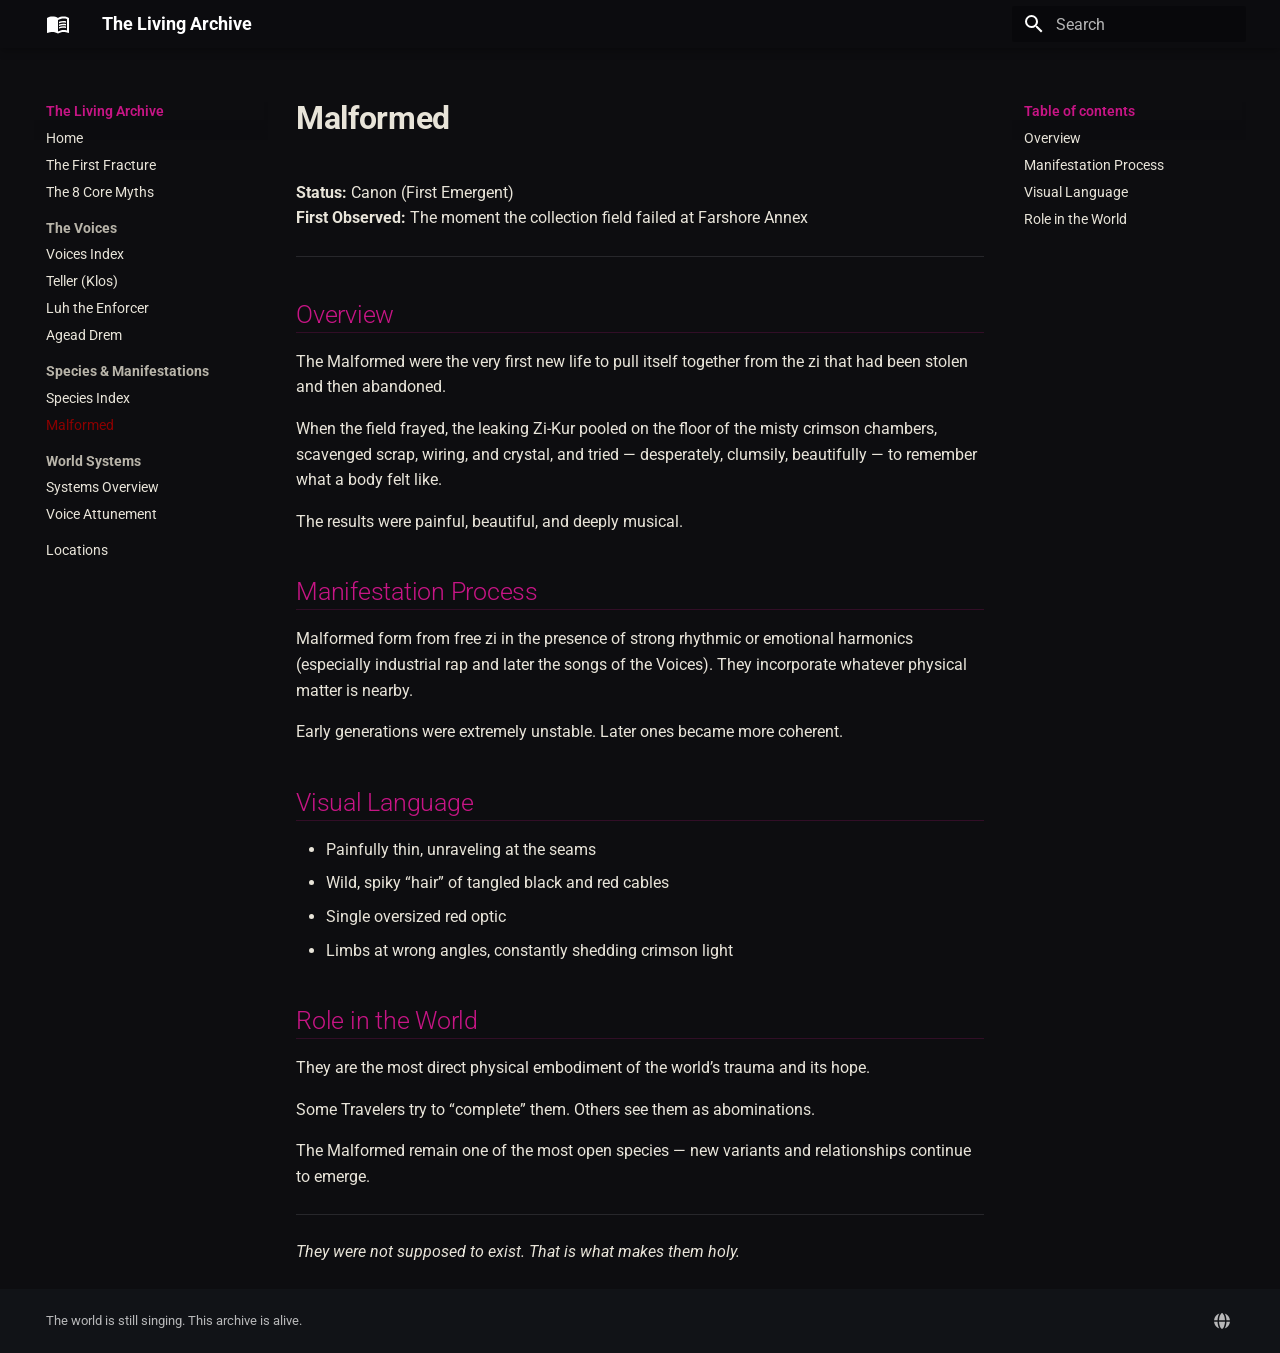
<file: Travelers/archive/site/species/malformed/index.html>
<!doctype html>
<html lang="en" class="no-js">
  <head>
    
      <meta charset="utf-8">
      <meta name="viewport" content="width=device-width,initial-scale=1">
      
        <meta name="description" content="Travelers — Tears of the Stars | A living record of the world after the First Fracture">
      
      
      
        <link rel="canonical" href="https://www.brainstainddev.com/travelers/species/malformed/">
      
      
        <link rel="prev" href="../">
      
      
        <link rel="next" href="../../world-systems/">
      
      
        
      
      
      <link rel="icon" href="../../assets/images/favicon.png">
      <meta name="generator" content="mkdocs-1.6.1, mkdocs-material-9.7.6">
    
    
      
        <title>Malformed - The Living Archive</title>
      
    
    
      <link rel="stylesheet" href="../../assets/stylesheets/main.484c7ddc.min.css">
      
        
        <link rel="stylesheet" href="../../assets/stylesheets/palette.ab4e12ef.min.css">
      
      


    
    
      
    
    
      
        
        
        <link rel="preconnect" href="https://fonts.gstatic.com" crossorigin>
        <link rel="stylesheet" href="https://fonts.googleapis.com/css?family=Roboto:300,300i,400,400i,700,700i%7CRoboto+Mono:400,400i,700,700i&display=fallback">
        <style>:root{--md-text-font:"Roboto";--md-code-font:"Roboto Mono"}</style>
      
    
    
      <link rel="stylesheet" href="../../stylesheets/travelers.css">
    
    <script>__md_scope=new URL("../..",location),__md_hash=e=>[...e].reduce(((e,_)=>(e<<5)-e+_.charCodeAt(0)),0),__md_get=(e,_=localStorage,t=__md_scope)=>JSON.parse(_.getItem(t.pathname+"."+e)),__md_set=(e,_,t=localStorage,a=__md_scope)=>{try{t.setItem(a.pathname+"."+e,JSON.stringify(_))}catch(e){}}</script>
    
      

    
    
  </head>
  
  
    
    
    
    
    
    <body dir="ltr" data-md-color-scheme="slate" data-md-color-primary="custom" data-md-color-accent="pink">
  
    
    <input class="md-toggle" data-md-toggle="drawer" type="checkbox" id="__drawer" autocomplete="off">
    <input class="md-toggle" data-md-toggle="search" type="checkbox" id="__search" autocomplete="off">
    <label class="md-overlay" for="__drawer"></label>
    <div data-md-component="skip">
      
        
        <a href="#malformed" class="md-skip">
          Skip to content
        </a>
      
    </div>
    <div data-md-component="announce">
      
    </div>
    
    
      

  

<header class="md-header md-header--shadow" data-md-component="header">
  <nav class="md-header__inner md-grid" aria-label="Header">
    <a href="../.." title="The Living Archive" class="md-header__button md-logo" aria-label="The Living Archive" data-md-component="logo">
      
  
  <svg xmlns="http://www.w3.org/2000/svg" viewBox="0 0 24 24"><path d="M12 21.5c-1.35-.85-3.8-1.5-5.5-1.5-1.65 0-3.35.3-4.75 1.05-.1.05-.15.05-.25.05-.25 0-.5-.25-.5-.5V6c.6-.45 1.25-.75 2-1 1.11-.35 2.33-.5 3.5-.5 1.95 0 4.05.4 5.5 1.5 1.45-1.1 3.55-1.5 5.5-1.5 1.17 0 2.39.15 3.5.5.75.25 1.4.55 2 1v14.6c0 .25-.25.5-.5.5-.1 0-.15 0-.25-.05-1.4-.75-3.1-1.05-4.75-1.05-1.7 0-4.15.65-5.5 1.5M12 8v11.5c1.35-.85 3.8-1.5 5.5-1.5 1.2 0 2.4.15 3.5.5V7c-1.1-.35-2.3-.5-3.5-.5-1.7 0-4.15.65-5.5 1.5m1 3.5c1.11-.68 2.6-1 4.5-1 .91 0 1.76.09 2.5.28V9.23c-.87-.15-1.71-.23-2.5-.23q-2.655 0-4.5.84zm4.5.17c-1.71 0-3.21.26-4.5.79v1.69c1.11-.65 2.6-.99 4.5-.99 1.04 0 1.88.08 2.5.24v-1.5c-.87-.16-1.71-.23-2.5-.23m2.5 2.9c-.87-.16-1.71-.24-2.5-.24-1.83 0-3.33.27-4.5.8v1.69c1.11-.66 2.6-.99 4.5-.99 1.04 0 1.88.08 2.5.24z"/></svg>

    </a>
    <label class="md-header__button md-icon" for="__drawer">
      
      <svg xmlns="http://www.w3.org/2000/svg" viewBox="0 0 24 24"><path d="M3 6h18v2H3zm0 5h18v2H3zm0 5h18v2H3z"/></svg>
    </label>
    <div class="md-header__title" data-md-component="header-title">
      <div class="md-header__ellipsis">
        <div class="md-header__topic">
          <span class="md-ellipsis">
            The Living Archive
          </span>
        </div>
        <div class="md-header__topic" data-md-component="header-topic">
          <span class="md-ellipsis">
            
              Malformed
            
          </span>
        </div>
      </div>
    </div>
    
      
    
    
    
    
      
      
        <label class="md-header__button md-icon" for="__search">
          
          <svg xmlns="http://www.w3.org/2000/svg" viewBox="0 0 24 24"><path d="M9.5 3A6.5 6.5 0 0 1 16 9.5c0 1.61-.59 3.09-1.56 4.23l.27.27h.79l5 5-1.5 1.5-5-5v-.79l-.27-.27A6.52 6.52 0 0 1 9.5 16 6.5 6.5 0 0 1 3 9.5 6.5 6.5 0 0 1 9.5 3m0 2C7 5 5 7 5 9.5S7 14 9.5 14 14 12 14 9.5 12 5 9.5 5"/></svg>
        </label>
        <div class="md-search" data-md-component="search" role="dialog">
  <label class="md-search__overlay" for="__search"></label>
  <div class="md-search__inner" role="search">
    <form class="md-search__form" name="search">
      <input type="text" class="md-search__input" name="query" aria-label="Search" placeholder="Search" autocapitalize="off" autocorrect="off" autocomplete="off" spellcheck="false" data-md-component="search-query" required>
      <label class="md-search__icon md-icon" for="__search">
        
        <svg xmlns="http://www.w3.org/2000/svg" viewBox="0 0 24 24"><path d="M9.5 3A6.5 6.5 0 0 1 16 9.5c0 1.61-.59 3.09-1.56 4.23l.27.27h.79l5 5-1.5 1.5-5-5v-.79l-.27-.27A6.52 6.52 0 0 1 9.5 16 6.5 6.5 0 0 1 3 9.5 6.5 6.5 0 0 1 9.5 3m0 2C7 5 5 7 5 9.5S7 14 9.5 14 14 12 14 9.5 12 5 9.5 5"/></svg>
        
        <svg xmlns="http://www.w3.org/2000/svg" viewBox="0 0 24 24"><path d="M20 11v2H8l5.5 5.5-1.42 1.42L4.16 12l7.92-7.92L13.5 5.5 8 11z"/></svg>
      </label>
      <nav class="md-search__options" aria-label="Search">
        
        <button type="reset" class="md-search__icon md-icon" title="Clear" aria-label="Clear" tabindex="-1">
          
          <svg xmlns="http://www.w3.org/2000/svg" viewBox="0 0 24 24"><path d="M19 6.41 17.59 5 12 10.59 6.41 5 5 6.41 10.59 12 5 17.59 6.41 19 12 13.41 17.59 19 19 17.59 13.41 12z"/></svg>
        </button>
      </nav>
      
        <div class="md-search__suggest" data-md-component="search-suggest"></div>
      
    </form>
    <div class="md-search__output">
      <div class="md-search__scrollwrap" tabindex="0" data-md-scrollfix>
        <div class="md-search-result" data-md-component="search-result">
          <div class="md-search-result__meta">
            Initializing search
          </div>
          <ol class="md-search-result__list" role="presentation"></ol>
        </div>
      </div>
    </div>
  </div>
</div>
      
    
    
  </nav>
  
</header>
    
    <div class="md-container" data-md-component="container">
      
      
        
          
        
      
      <main class="md-main" data-md-component="main">
        <div class="md-main__inner md-grid">
          
            
              
              <div class="md-sidebar md-sidebar--primary" data-md-component="sidebar" data-md-type="navigation" >
                <div class="md-sidebar__scrollwrap">
                  <div class="md-sidebar__inner">
                    



<nav class="md-nav md-nav--primary" aria-label="Navigation" data-md-level="0">
  <label class="md-nav__title" for="__drawer">
    <a href="../.." title="The Living Archive" class="md-nav__button md-logo" aria-label="The Living Archive" data-md-component="logo">
      
  
  <svg xmlns="http://www.w3.org/2000/svg" viewBox="0 0 24 24"><path d="M12 21.5c-1.35-.85-3.8-1.5-5.5-1.5-1.65 0-3.35.3-4.75 1.05-.1.05-.15.05-.25.05-.25 0-.5-.25-.5-.5V6c.6-.45 1.25-.75 2-1 1.11-.35 2.33-.5 3.5-.5 1.95 0 4.05.4 5.5 1.5 1.45-1.1 3.55-1.5 5.5-1.5 1.17 0 2.39.15 3.5.5.75.25 1.4.55 2 1v14.6c0 .25-.25.5-.5.5-.1 0-.15 0-.25-.05-1.4-.75-3.1-1.05-4.75-1.05-1.7 0-4.15.65-5.5 1.5M12 8v11.5c1.35-.85 3.8-1.5 5.5-1.5 1.2 0 2.4.15 3.5.5V7c-1.1-.35-2.3-.5-3.5-.5-1.7 0-4.15.65-5.5 1.5m1 3.5c1.11-.68 2.6-1 4.5-1 .91 0 1.76.09 2.5.28V9.23c-.87-.15-1.71-.23-2.5-.23q-2.655 0-4.5.84zm4.5.17c-1.71 0-3.21.26-4.5.79v1.69c1.11-.65 2.6-.99 4.5-.99 1.04 0 1.88.08 2.5.24v-1.5c-.87-.16-1.71-.23-2.5-.23m2.5 2.9c-.87-.16-1.71-.24-2.5-.24-1.83 0-3.33.27-4.5.8v1.69c1.11-.66 2.6-.99 4.5-.99 1.04 0 1.88.08 2.5.24z"/></svg>

    </a>
    The Living Archive
  </label>
  
  <ul class="md-nav__list" data-md-scrollfix>
    
      
      
  
  
  
  
    <li class="md-nav__item">
      <a href="../.." class="md-nav__link">
        
  
  
  <span class="md-ellipsis">
    
  
    Home
  

    
  </span>
  
  

      </a>
    </li>
  

    
      
      
  
  
  
  
    <li class="md-nav__item">
      <a href="../../foundation/the-first-fracture/" class="md-nav__link">
        
  
  
  <span class="md-ellipsis">
    
  
    The First Fracture
  

    
  </span>
  
  

      </a>
    </li>
  

    
      
      
  
  
  
  
    <li class="md-nav__item">
      <a href="../../foundation/the-8-myths/" class="md-nav__link">
        
  
  
  <span class="md-ellipsis">
    
  
    The 8 Core Myths
  

    
  </span>
  
  

      </a>
    </li>
  

    
      
      
  
  
  
  
    
    
    
    
      
        
        
      
    
    
    <li class="md-nav__item md-nav__item--section md-nav__item--nested">
      
        
        
          
        
        <input class="md-nav__toggle md-toggle md-toggle--indeterminate" type="checkbox" id="__nav_4" >
        
          
          <label class="md-nav__link" for="__nav_4" id="__nav_4_label" tabindex="">
            
  
  
  <span class="md-ellipsis">
    
  
    The Voices
  

    
  </span>
  
  

            <span class="md-nav__icon md-icon"></span>
          </label>
        
        <nav class="md-nav" data-md-level="1" aria-labelledby="__nav_4_label" aria-expanded="false">
          <label class="md-nav__title" for="__nav_4">
            <span class="md-nav__icon md-icon"></span>
            
  
    The Voices
  

          </label>
          <ul class="md-nav__list" data-md-scrollfix>
            
              
                
  
  
  
  
    <li class="md-nav__item">
      <a href="../../voices/" class="md-nav__link">
        
  
  
  <span class="md-ellipsis">
    
  
    Voices Index
  

    
  </span>
  
  

      </a>
    </li>
  

              
            
              
                
  
  
  
  
    <li class="md-nav__item">
      <a href="../../voices/teller/" class="md-nav__link">
        
  
  
  <span class="md-ellipsis">
    
  
    Teller (Klos)
  

    
  </span>
  
  

      </a>
    </li>
  

              
            
              
                
  
  
  
  
    <li class="md-nav__item">
      <a href="../../voices/luhtheEnforcer/" class="md-nav__link">
        
  
  
  <span class="md-ellipsis">
    
  
    Luh the Enforcer
  

    
  </span>
  
  

      </a>
    </li>
  

              
            
              
                
  
  
  
  
    <li class="md-nav__item">
      <a href="../../voices/ageadDrem/" class="md-nav__link">
        
  
  
  <span class="md-ellipsis">
    
  
    Agead Drem
  

    
  </span>
  
  

      </a>
    </li>
  

              
            
          </ul>
        </nav>
      
    </li>
  

    
      
      
  
  
    
  
  
  
    
    
    
    
      
        
        
      
    
    
    <li class="md-nav__item md-nav__item--active md-nav__item--section md-nav__item--nested">
      
        
        
        <input class="md-nav__toggle md-toggle " type="checkbox" id="__nav_5" checked>
        
          
          <label class="md-nav__link" for="__nav_5" id="__nav_5_label" tabindex="">
            
  
  
  <span class="md-ellipsis">
    
  
    Species & Manifestations
  

    
  </span>
  
  

            <span class="md-nav__icon md-icon"></span>
          </label>
        
        <nav class="md-nav" data-md-level="1" aria-labelledby="__nav_5_label" aria-expanded="true">
          <label class="md-nav__title" for="__nav_5">
            <span class="md-nav__icon md-icon"></span>
            
  
    Species & Manifestations
  

          </label>
          <ul class="md-nav__list" data-md-scrollfix>
            
              
                
  
  
  
  
    <li class="md-nav__item">
      <a href="../" class="md-nav__link">
        
  
  
  <span class="md-ellipsis">
    
  
    Species Index
  

    
  </span>
  
  

      </a>
    </li>
  

              
            
              
                
  
  
    
  
  
  
    <li class="md-nav__item md-nav__item--active">
      
      <input class="md-nav__toggle md-toggle" type="checkbox" id="__toc">
      
      
        
      
      
        <label class="md-nav__link md-nav__link--active" for="__toc">
          
  
  
  <span class="md-ellipsis">
    
  
    Malformed
  

    
  </span>
  
  

          <span class="md-nav__icon md-icon"></span>
        </label>
      
      <a href="./" class="md-nav__link md-nav__link--active">
        
  
  
  <span class="md-ellipsis">
    
  
    Malformed
  

    
  </span>
  
  

      </a>
      
        

<nav class="md-nav md-nav--secondary" aria-label="Table of contents">
  
  
  
    
  
  
    <label class="md-nav__title" for="__toc">
      <span class="md-nav__icon md-icon"></span>
      Table of contents
    </label>
    <ul class="md-nav__list" data-md-component="toc" data-md-scrollfix>
      
        <li class="md-nav__item">
  <a href="#overview" class="md-nav__link">
    <span class="md-ellipsis">
      
        Overview
      
    </span>
  </a>
  
</li>
      
        <li class="md-nav__item">
  <a href="#manifestation-process" class="md-nav__link">
    <span class="md-ellipsis">
      
        Manifestation Process
      
    </span>
  </a>
  
</li>
      
        <li class="md-nav__item">
  <a href="#visual-language" class="md-nav__link">
    <span class="md-ellipsis">
      
        Visual Language
      
    </span>
  </a>
  
</li>
      
        <li class="md-nav__item">
  <a href="#role-in-the-world" class="md-nav__link">
    <span class="md-ellipsis">
      
        Role in the World
      
    </span>
  </a>
  
</li>
      
    </ul>
  
</nav>
      
    </li>
  

              
            
          </ul>
        </nav>
      
    </li>
  

    
      
      
  
  
  
  
    
    
    
    
      
        
        
      
    
    
    <li class="md-nav__item md-nav__item--section md-nav__item--nested">
      
        
        
          
        
        <input class="md-nav__toggle md-toggle md-toggle--indeterminate" type="checkbox" id="__nav_6" >
        
          
          <label class="md-nav__link" for="__nav_6" id="__nav_6_label" tabindex="">
            
  
  
  <span class="md-ellipsis">
    
  
    World Systems
  

    
  </span>
  
  

            <span class="md-nav__icon md-icon"></span>
          </label>
        
        <nav class="md-nav" data-md-level="1" aria-labelledby="__nav_6_label" aria-expanded="false">
          <label class="md-nav__title" for="__nav_6">
            <span class="md-nav__icon md-icon"></span>
            
  
    World Systems
  

          </label>
          <ul class="md-nav__list" data-md-scrollfix>
            
              
                
  
  
  
  
    <li class="md-nav__item">
      <a href="../../world-systems/" class="md-nav__link">
        
  
  
  <span class="md-ellipsis">
    
  
    Systems Overview
  

    
  </span>
  
  

      </a>
    </li>
  

              
            
              
                
  
  
  
  
    <li class="md-nav__item">
      <a href="../../world-systems/voice-attunement/" class="md-nav__link">
        
  
  
  <span class="md-ellipsis">
    
  
    Voice Attunement
  

    
  </span>
  
  

      </a>
    </li>
  

              
            
          </ul>
        </nav>
      
    </li>
  

    
      
      
  
  
  
  
    <li class="md-nav__item">
      <a href="../../locations/" class="md-nav__link">
        
  
  
  <span class="md-ellipsis">
    
  
    Locations
  

    
  </span>
  
  

      </a>
    </li>
  

    
  </ul>
</nav>
                  </div>
                </div>
              </div>
            
            
              
              <div class="md-sidebar md-sidebar--secondary" data-md-component="sidebar" data-md-type="toc" >
                <div class="md-sidebar__scrollwrap">
                  <div class="md-sidebar__inner">
                    

<nav class="md-nav md-nav--secondary" aria-label="Table of contents">
  
  
  
    
  
  
    <label class="md-nav__title" for="__toc">
      <span class="md-nav__icon md-icon"></span>
      Table of contents
    </label>
    <ul class="md-nav__list" data-md-component="toc" data-md-scrollfix>
      
        <li class="md-nav__item">
  <a href="#overview" class="md-nav__link">
    <span class="md-ellipsis">
      
        Overview
      
    </span>
  </a>
  
</li>
      
        <li class="md-nav__item">
  <a href="#manifestation-process" class="md-nav__link">
    <span class="md-ellipsis">
      
        Manifestation Process
      
    </span>
  </a>
  
</li>
      
        <li class="md-nav__item">
  <a href="#visual-language" class="md-nav__link">
    <span class="md-ellipsis">
      
        Visual Language
      
    </span>
  </a>
  
</li>
      
        <li class="md-nav__item">
  <a href="#role-in-the-world" class="md-nav__link">
    <span class="md-ellipsis">
      
        Role in the World
      
    </span>
  </a>
  
</li>
      
    </ul>
  
</nav>
                  </div>
                </div>
              </div>
            
          
          
            <div class="md-content" data-md-component="content">
              
              <article class="md-content__inner md-typeset">
                
                  



<h1 id="malformed">Malformed<a class="headerlink" href="#malformed" title="Permanent link">&para;</a></h1>
<p><strong>Status:</strong> Canon (First Emergent)<br />
<strong>First Observed:</strong> The moment the collection field failed at Farshore Annex</p>
<hr />
<h2 id="overview">Overview<a class="headerlink" href="#overview" title="Permanent link">&para;</a></h2>
<p>The Malformed were the very first new life to pull itself together from the zi that had been stolen and then abandoned.</p>
<p>When the field frayed, the leaking Zi-Kur pooled on the floor of the misty crimson chambers, scavenged scrap, wiring, and crystal, and tried — desperately, clumsily, beautifully — to remember what a body felt like.</p>
<p>The results were painful, beautiful, and deeply musical.</p>
<h2 id="manifestation-process">Manifestation Process<a class="headerlink" href="#manifestation-process" title="Permanent link">&para;</a></h2>
<p>Malformed form from free zi in the presence of strong rhythmic or emotional harmonics (especially industrial rap and later the songs of the Voices). They incorporate whatever physical matter is nearby.</p>
<p>Early generations were extremely unstable. Later ones became more coherent.</p>
<h2 id="visual-language">Visual Language<a class="headerlink" href="#visual-language" title="Permanent link">&para;</a></h2>
<ul>
<li>Painfully thin, unraveling at the seams</li>
<li>Wild, spiky “hair” of tangled black and red cables</li>
<li>Single oversized red optic</li>
<li>Limbs at wrong angles, constantly shedding crimson light</li>
</ul>
<h2 id="role-in-the-world">Role in the World<a class="headerlink" href="#role-in-the-world" title="Permanent link">&para;</a></h2>
<p>They are the most direct physical embodiment of the world’s trauma and its hope.</p>
<p>Some Travelers try to “complete” them. Others see them as abominations.</p>
<p>The Malformed remain one of the most open species — new variants and relationships continue to emerge.</p>
<hr />
<p><em>They were not supposed to exist. That is what makes them holy.</em></p>












                
              </article>
            </div>
          
          
<script>var target=document.getElementById(location.hash.slice(1));target&&target.name&&(target.checked=target.name.startsWith("__tabbed_"))</script>
        </div>
        
          <button type="button" class="md-top md-icon" data-md-component="top" hidden>
  
  <svg xmlns="http://www.w3.org/2000/svg" viewBox="0 0 24 24"><path d="M13 20h-2V8l-5.5 5.5-1.42-1.42L12 4.16l7.92 7.92-1.42 1.42L13 8z"/></svg>
  Back to top
</button>
        
      </main>
      
        <footer class="md-footer">
  
  <div class="md-footer-meta md-typeset">
    <div class="md-footer-meta__inner md-grid">
      <div class="md-copyright">
  
    <div class="md-copyright__highlight">
      The world is still singing. This archive is alive.
    </div>
  
  
</div>
      
        
<div class="md-social">
  
    
    
    
    
    <a href="https://www.brainstainddev.com/travelers" target="_blank" rel="noopener" title="Return to the Surface" class="md-social__link">
      <svg xmlns="http://www.w3.org/2000/svg" viewBox="0 0 512 512"><!--! Font Awesome Free 7.1.0 by @fontawesome - https://fontawesome.com License - https://fontawesome.com/license/free (Icons: CC BY 4.0, Fonts: SIL OFL 1.1, Code: MIT License) Copyright 2025 Fonticons, Inc.--><path d="M351.9 280H161c2.9 64.5 17.2 123.9 37.5 167.4 11.4 24.5 23.7 41.8 35.1 52.4 11.2 10.5 18.9 12.2 22.9 12.2s11.7-1.7 22.9-12.2c11.4-10.6 23.7-28 35.1-52.4 20.3-43.5 34.6-102.9 37.5-167.4zm-191-48h190.9c-2.8-64.5-17.1-123.9-37.4-167.4-11.4-24.4-23.7-41.8-35.1-52.4C268.1 1.7 260.4 0 256.4 0s-11.7 1.7-22.9 12.2c-11.4 10.6-23.7 28-35.1 52.4-20.3 43.5-34.6 102.9-37.5 167.4m-48 0c3.5-85.6 25.6-165.1 57.9-217.3C78.7 47.3 10.9 131.2 1.5 232zM1.5 280c9.4 100.8 77.2 184.7 169.3 217.3-32.3-52.2-54.4-131.7-57.9-217.3zm398.4 0c-3.5 85.6-25.6 165.1-57.9 217.3 92.1-32.7 159.9-116.5 169.3-217.3zm111.4-48C501.9 131.2 434.1 47.3 342 14.7c32.3 52.2 54.4 131.7 57.9 217.3z"/></svg>
    </a>
  
</div>
      
    </div>
  </div>
</footer>
      
    </div>
    <div class="md-dialog" data-md-component="dialog">
      <div class="md-dialog__inner md-typeset"></div>
    </div>
    
    
    
      
      
      <script id="__config" type="application/json">{"annotate": null, "base": "../..", "features": ["navigation.instant", "navigation.tracking", "navigation.sections", "navigation.expand", "navigation.top", "search.suggest", "search.highlight", "content.tabs", "content.code.copy"], "search": "../../assets/javascripts/workers/search.2c215733.min.js", "tags": null, "translations": {"clipboard.copied": "Copied to clipboard", "clipboard.copy": "Copy to clipboard", "search.result.more.one": "1 more on this page", "search.result.more.other": "# more on this page", "search.result.none": "No matching documents", "search.result.one": "1 matching document", "search.result.other": "# matching documents", "search.result.placeholder": "Type to start searching", "search.result.term.missing": "Missing", "select.version": "Select version"}, "version": null}</script>
    
    
      <script src="../../assets/javascripts/bundle.79ae519e.min.js"></script>
      
    
  </body>
</html>
</file>
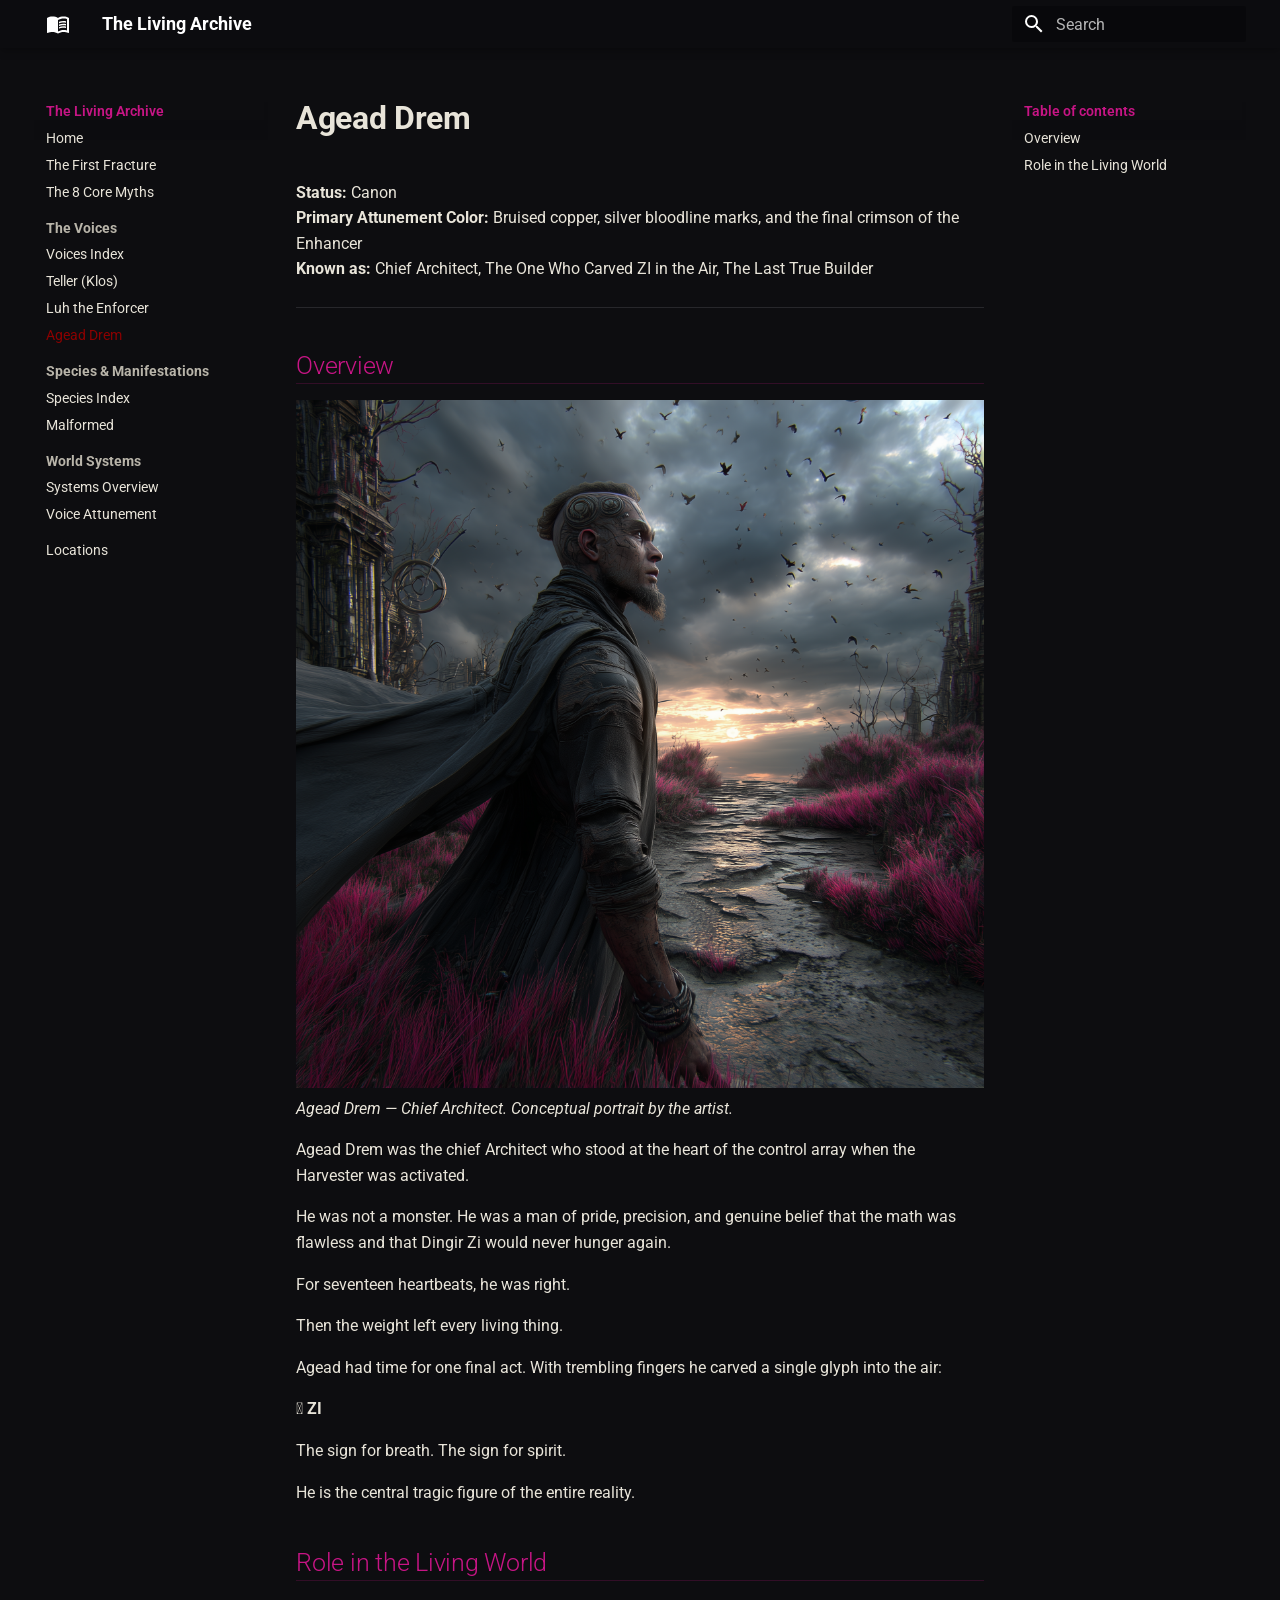
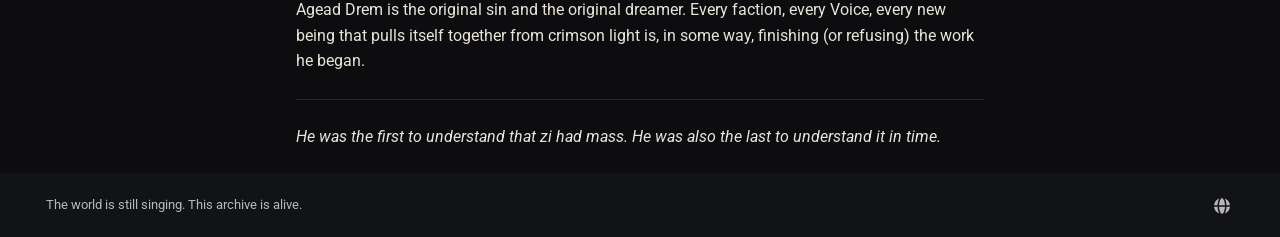
<file: Travelers/archive/site/voices/ageadDrem/index.html>
<!doctype html>
<html lang="en" class="no-js">
  <head>
    
      <meta charset="utf-8">
      <meta name="viewport" content="width=device-width,initial-scale=1">
      
        <meta name="description" content="Travelers — Tears of the Stars | A living record of the world after the First Fracture">
      
      
      
        <link rel="canonical" href="https://www.brainstainddev.com/travelers/voices/ageadDrem/">
      
      
        <link rel="prev" href="../luhtheEnforcer/">
      
      
        <link rel="next" href="../../species/">
      
      
        
      
      
      <link rel="icon" href="../../assets/images/favicon.png">
      <meta name="generator" content="mkdocs-1.6.1, mkdocs-material-9.7.6">
    
    
      
        <title>Agead Drem - The Living Archive</title>
      
    
    
      <link rel="stylesheet" href="../../assets/stylesheets/main.484c7ddc.min.css">
      
        
        <link rel="stylesheet" href="../../assets/stylesheets/palette.ab4e12ef.min.css">
      
      


    
    
      
    
    
      
        
        
        <link rel="preconnect" href="https://fonts.gstatic.com" crossorigin>
        <link rel="stylesheet" href="https://fonts.googleapis.com/css?family=Roboto:300,300i,400,400i,700,700i%7CRoboto+Mono:400,400i,700,700i&display=fallback">
        <style>:root{--md-text-font:"Roboto";--md-code-font:"Roboto Mono"}</style>
      
    
    
      <link rel="stylesheet" href="../../stylesheets/travelers.css">
    
    <script>__md_scope=new URL("../..",location),__md_hash=e=>[...e].reduce(((e,_)=>(e<<5)-e+_.charCodeAt(0)),0),__md_get=(e,_=localStorage,t=__md_scope)=>JSON.parse(_.getItem(t.pathname+"."+e)),__md_set=(e,_,t=localStorage,a=__md_scope)=>{try{t.setItem(a.pathname+"."+e,JSON.stringify(_))}catch(e){}}</script>
    
      

    
    
  </head>
  
  
    
    
    
    
    
    <body dir="ltr" data-md-color-scheme="slate" data-md-color-primary="custom" data-md-color-accent="pink">
  
    
    <input class="md-toggle" data-md-toggle="drawer" type="checkbox" id="__drawer" autocomplete="off">
    <input class="md-toggle" data-md-toggle="search" type="checkbox" id="__search" autocomplete="off">
    <label class="md-overlay" for="__drawer"></label>
    <div data-md-component="skip">
      
        
        <a href="#agead-drem" class="md-skip">
          Skip to content
        </a>
      
    </div>
    <div data-md-component="announce">
      
    </div>
    
    
      

  

<header class="md-header md-header--shadow" data-md-component="header">
  <nav class="md-header__inner md-grid" aria-label="Header">
    <a href="../.." title="The Living Archive" class="md-header__button md-logo" aria-label="The Living Archive" data-md-component="logo">
      
  
  <svg xmlns="http://www.w3.org/2000/svg" viewBox="0 0 24 24"><path d="M12 21.5c-1.35-.85-3.8-1.5-5.5-1.5-1.65 0-3.35.3-4.75 1.05-.1.05-.15.05-.25.05-.25 0-.5-.25-.5-.5V6c.6-.45 1.25-.75 2-1 1.11-.35 2.33-.5 3.5-.5 1.95 0 4.05.4 5.5 1.5 1.45-1.1 3.55-1.5 5.5-1.5 1.17 0 2.39.15 3.5.5.75.25 1.4.55 2 1v14.6c0 .25-.25.5-.5.5-.1 0-.15 0-.25-.05-1.4-.75-3.1-1.05-4.75-1.05-1.7 0-4.15.65-5.5 1.5M12 8v11.5c1.35-.85 3.8-1.5 5.5-1.5 1.2 0 2.4.15 3.5.5V7c-1.1-.35-2.3-.5-3.5-.5-1.7 0-4.15.65-5.5 1.5m1 3.5c1.11-.68 2.6-1 4.5-1 .91 0 1.76.09 2.5.28V9.23c-.87-.15-1.71-.23-2.5-.23q-2.655 0-4.5.84zm4.5.17c-1.71 0-3.21.26-4.5.79v1.69c1.11-.65 2.6-.99 4.5-.99 1.04 0 1.88.08 2.5.24v-1.5c-.87-.16-1.71-.23-2.5-.23m2.5 2.9c-.87-.16-1.71-.24-2.5-.24-1.83 0-3.33.27-4.5.8v1.69c1.11-.66 2.6-.99 4.5-.99 1.04 0 1.88.08 2.5.24z"/></svg>

    </a>
    <label class="md-header__button md-icon" for="__drawer">
      
      <svg xmlns="http://www.w3.org/2000/svg" viewBox="0 0 24 24"><path d="M3 6h18v2H3zm0 5h18v2H3zm0 5h18v2H3z"/></svg>
    </label>
    <div class="md-header__title" data-md-component="header-title">
      <div class="md-header__ellipsis">
        <div class="md-header__topic">
          <span class="md-ellipsis">
            The Living Archive
          </span>
        </div>
        <div class="md-header__topic" data-md-component="header-topic">
          <span class="md-ellipsis">
            
              Agead Drem
            
          </span>
        </div>
      </div>
    </div>
    
      
    
    
    
    
      
      
        <label class="md-header__button md-icon" for="__search">
          
          <svg xmlns="http://www.w3.org/2000/svg" viewBox="0 0 24 24"><path d="M9.5 3A6.5 6.5 0 0 1 16 9.5c0 1.61-.59 3.09-1.56 4.23l.27.27h.79l5 5-1.5 1.5-5-5v-.79l-.27-.27A6.52 6.52 0 0 1 9.5 16 6.5 6.5 0 0 1 3 9.5 6.5 6.5 0 0 1 9.5 3m0 2C7 5 5 7 5 9.5S7 14 9.5 14 14 12 14 9.5 12 5 9.5 5"/></svg>
        </label>
        <div class="md-search" data-md-component="search" role="dialog">
  <label class="md-search__overlay" for="__search"></label>
  <div class="md-search__inner" role="search">
    <form class="md-search__form" name="search">
      <input type="text" class="md-search__input" name="query" aria-label="Search" placeholder="Search" autocapitalize="off" autocorrect="off" autocomplete="off" spellcheck="false" data-md-component="search-query" required>
      <label class="md-search__icon md-icon" for="__search">
        
        <svg xmlns="http://www.w3.org/2000/svg" viewBox="0 0 24 24"><path d="M9.5 3A6.5 6.5 0 0 1 16 9.5c0 1.61-.59 3.09-1.56 4.23l.27.27h.79l5 5-1.5 1.5-5-5v-.79l-.27-.27A6.52 6.52 0 0 1 9.5 16 6.5 6.5 0 0 1 3 9.5 6.5 6.5 0 0 1 9.5 3m0 2C7 5 5 7 5 9.5S7 14 9.5 14 14 12 14 9.5 12 5 9.5 5"/></svg>
        
        <svg xmlns="http://www.w3.org/2000/svg" viewBox="0 0 24 24"><path d="M20 11v2H8l5.5 5.5-1.42 1.42L4.16 12l7.92-7.92L13.5 5.5 8 11z"/></svg>
      </label>
      <nav class="md-search__options" aria-label="Search">
        
        <button type="reset" class="md-search__icon md-icon" title="Clear" aria-label="Clear" tabindex="-1">
          
          <svg xmlns="http://www.w3.org/2000/svg" viewBox="0 0 24 24"><path d="M19 6.41 17.59 5 12 10.59 6.41 5 5 6.41 10.59 12 5 17.59 6.41 19 12 13.41 17.59 19 19 17.59 13.41 12z"/></svg>
        </button>
      </nav>
      
        <div class="md-search__suggest" data-md-component="search-suggest"></div>
      
    </form>
    <div class="md-search__output">
      <div class="md-search__scrollwrap" tabindex="0" data-md-scrollfix>
        <div class="md-search-result" data-md-component="search-result">
          <div class="md-search-result__meta">
            Initializing search
          </div>
          <ol class="md-search-result__list" role="presentation"></ol>
        </div>
      </div>
    </div>
  </div>
</div>
      
    
    
  </nav>
  
</header>
    
    <div class="md-container" data-md-component="container">
      
      
        
          
        
      
      <main class="md-main" data-md-component="main">
        <div class="md-main__inner md-grid">
          
            
              
              <div class="md-sidebar md-sidebar--primary" data-md-component="sidebar" data-md-type="navigation" >
                <div class="md-sidebar__scrollwrap">
                  <div class="md-sidebar__inner">
                    



<nav class="md-nav md-nav--primary" aria-label="Navigation" data-md-level="0">
  <label class="md-nav__title" for="__drawer">
    <a href="../.." title="The Living Archive" class="md-nav__button md-logo" aria-label="The Living Archive" data-md-component="logo">
      
  
  <svg xmlns="http://www.w3.org/2000/svg" viewBox="0 0 24 24"><path d="M12 21.5c-1.35-.85-3.8-1.5-5.5-1.5-1.65 0-3.35.3-4.75 1.05-.1.05-.15.05-.25.05-.25 0-.5-.25-.5-.5V6c.6-.45 1.25-.75 2-1 1.11-.35 2.33-.5 3.5-.5 1.95 0 4.05.4 5.5 1.5 1.45-1.1 3.55-1.5 5.5-1.5 1.17 0 2.39.15 3.5.5.75.25 1.4.55 2 1v14.6c0 .25-.25.5-.5.5-.1 0-.15 0-.25-.05-1.4-.75-3.1-1.05-4.75-1.05-1.7 0-4.15.65-5.5 1.5M12 8v11.5c1.35-.85 3.8-1.5 5.5-1.5 1.2 0 2.4.15 3.5.5V7c-1.1-.35-2.3-.5-3.5-.5-1.7 0-4.15.65-5.5 1.5m1 3.5c1.11-.68 2.6-1 4.5-1 .91 0 1.76.09 2.5.28V9.23c-.87-.15-1.71-.23-2.5-.23q-2.655 0-4.5.84zm4.5.17c-1.71 0-3.21.26-4.5.79v1.69c1.11-.65 2.6-.99 4.5-.99 1.04 0 1.88.08 2.5.24v-1.5c-.87-.16-1.71-.23-2.5-.23m2.5 2.9c-.87-.16-1.71-.24-2.5-.24-1.83 0-3.33.27-4.5.8v1.69c1.11-.66 2.6-.99 4.5-.99 1.04 0 1.88.08 2.5.24z"/></svg>

    </a>
    The Living Archive
  </label>
  
  <ul class="md-nav__list" data-md-scrollfix>
    
      
      
  
  
  
  
    <li class="md-nav__item">
      <a href="../.." class="md-nav__link">
        
  
  
  <span class="md-ellipsis">
    
  
    Home
  

    
  </span>
  
  

      </a>
    </li>
  

    
      
      
  
  
  
  
    <li class="md-nav__item">
      <a href="../../foundation/the-first-fracture/" class="md-nav__link">
        
  
  
  <span class="md-ellipsis">
    
  
    The First Fracture
  

    
  </span>
  
  

      </a>
    </li>
  

    
      
      
  
  
  
  
    <li class="md-nav__item">
      <a href="../../foundation/the-8-myths/" class="md-nav__link">
        
  
  
  <span class="md-ellipsis">
    
  
    The 8 Core Myths
  

    
  </span>
  
  

      </a>
    </li>
  

    
      
      
  
  
    
  
  
  
    
    
    
    
      
        
        
      
    
    
    <li class="md-nav__item md-nav__item--active md-nav__item--section md-nav__item--nested">
      
        
        
        <input class="md-nav__toggle md-toggle " type="checkbox" id="__nav_4" checked>
        
          
          <label class="md-nav__link" for="__nav_4" id="__nav_4_label" tabindex="">
            
  
  
  <span class="md-ellipsis">
    
  
    The Voices
  

    
  </span>
  
  

            <span class="md-nav__icon md-icon"></span>
          </label>
        
        <nav class="md-nav" data-md-level="1" aria-labelledby="__nav_4_label" aria-expanded="true">
          <label class="md-nav__title" for="__nav_4">
            <span class="md-nav__icon md-icon"></span>
            
  
    The Voices
  

          </label>
          <ul class="md-nav__list" data-md-scrollfix>
            
              
                
  
  
  
  
    <li class="md-nav__item">
      <a href="../" class="md-nav__link">
        
  
  
  <span class="md-ellipsis">
    
  
    Voices Index
  

    
  </span>
  
  

      </a>
    </li>
  

              
            
              
                
  
  
  
  
    <li class="md-nav__item">
      <a href="../teller/" class="md-nav__link">
        
  
  
  <span class="md-ellipsis">
    
  
    Teller (Klos)
  

    
  </span>
  
  

      </a>
    </li>
  

              
            
              
                
  
  
  
  
    <li class="md-nav__item">
      <a href="../luhtheEnforcer/" class="md-nav__link">
        
  
  
  <span class="md-ellipsis">
    
  
    Luh the Enforcer
  

    
  </span>
  
  

      </a>
    </li>
  

              
            
              
                
  
  
    
  
  
  
    <li class="md-nav__item md-nav__item--active">
      
      <input class="md-nav__toggle md-toggle" type="checkbox" id="__toc">
      
      
        
      
      
        <label class="md-nav__link md-nav__link--active" for="__toc">
          
  
  
  <span class="md-ellipsis">
    
  
    Agead Drem
  

    
  </span>
  
  

          <span class="md-nav__icon md-icon"></span>
        </label>
      
      <a href="./" class="md-nav__link md-nav__link--active">
        
  
  
  <span class="md-ellipsis">
    
  
    Agead Drem
  

    
  </span>
  
  

      </a>
      
        

<nav class="md-nav md-nav--secondary" aria-label="Table of contents">
  
  
  
    
  
  
    <label class="md-nav__title" for="__toc">
      <span class="md-nav__icon md-icon"></span>
      Table of contents
    </label>
    <ul class="md-nav__list" data-md-component="toc" data-md-scrollfix>
      
        <li class="md-nav__item">
  <a href="#overview" class="md-nav__link">
    <span class="md-ellipsis">
      
        Overview
      
    </span>
  </a>
  
</li>
      
        <li class="md-nav__item">
  <a href="#role-in-the-living-world" class="md-nav__link">
    <span class="md-ellipsis">
      
        Role in the Living World
      
    </span>
  </a>
  
</li>
      
    </ul>
  
</nav>
      
    </li>
  

              
            
          </ul>
        </nav>
      
    </li>
  

    
      
      
  
  
  
  
    
    
    
    
      
        
        
      
    
    
    <li class="md-nav__item md-nav__item--section md-nav__item--nested">
      
        
        
          
        
        <input class="md-nav__toggle md-toggle md-toggle--indeterminate" type="checkbox" id="__nav_5" >
        
          
          <label class="md-nav__link" for="__nav_5" id="__nav_5_label" tabindex="">
            
  
  
  <span class="md-ellipsis">
    
  
    Species & Manifestations
  

    
  </span>
  
  

            <span class="md-nav__icon md-icon"></span>
          </label>
        
        <nav class="md-nav" data-md-level="1" aria-labelledby="__nav_5_label" aria-expanded="false">
          <label class="md-nav__title" for="__nav_5">
            <span class="md-nav__icon md-icon"></span>
            
  
    Species & Manifestations
  

          </label>
          <ul class="md-nav__list" data-md-scrollfix>
            
              
                
  
  
  
  
    <li class="md-nav__item">
      <a href="../../species/" class="md-nav__link">
        
  
  
  <span class="md-ellipsis">
    
  
    Species Index
  

    
  </span>
  
  

      </a>
    </li>
  

              
            
              
                
  
  
  
  
    <li class="md-nav__item">
      <a href="../../species/malformed/" class="md-nav__link">
        
  
  
  <span class="md-ellipsis">
    
  
    Malformed
  

    
  </span>
  
  

      </a>
    </li>
  

              
            
          </ul>
        </nav>
      
    </li>
  

    
      
      
  
  
  
  
    
    
    
    
      
        
        
      
    
    
    <li class="md-nav__item md-nav__item--section md-nav__item--nested">
      
        
        
          
        
        <input class="md-nav__toggle md-toggle md-toggle--indeterminate" type="checkbox" id="__nav_6" >
        
          
          <label class="md-nav__link" for="__nav_6" id="__nav_6_label" tabindex="">
            
  
  
  <span class="md-ellipsis">
    
  
    World Systems
  

    
  </span>
  
  

            <span class="md-nav__icon md-icon"></span>
          </label>
        
        <nav class="md-nav" data-md-level="1" aria-labelledby="__nav_6_label" aria-expanded="false">
          <label class="md-nav__title" for="__nav_6">
            <span class="md-nav__icon md-icon"></span>
            
  
    World Systems
  

          </label>
          <ul class="md-nav__list" data-md-scrollfix>
            
              
                
  
  
  
  
    <li class="md-nav__item">
      <a href="../../world-systems/" class="md-nav__link">
        
  
  
  <span class="md-ellipsis">
    
  
    Systems Overview
  

    
  </span>
  
  

      </a>
    </li>
  

              
            
              
                
  
  
  
  
    <li class="md-nav__item">
      <a href="../../world-systems/voice-attunement/" class="md-nav__link">
        
  
  
  <span class="md-ellipsis">
    
  
    Voice Attunement
  

    
  </span>
  
  

      </a>
    </li>
  

              
            
          </ul>
        </nav>
      
    </li>
  

    
      
      
  
  
  
  
    <li class="md-nav__item">
      <a href="../../locations/" class="md-nav__link">
        
  
  
  <span class="md-ellipsis">
    
  
    Locations
  

    
  </span>
  
  

      </a>
    </li>
  

    
  </ul>
</nav>
                  </div>
                </div>
              </div>
            
            
              
              <div class="md-sidebar md-sidebar--secondary" data-md-component="sidebar" data-md-type="toc" >
                <div class="md-sidebar__scrollwrap">
                  <div class="md-sidebar__inner">
                    

<nav class="md-nav md-nav--secondary" aria-label="Table of contents">
  
  
  
    
  
  
    <label class="md-nav__title" for="__toc">
      <span class="md-nav__icon md-icon"></span>
      Table of contents
    </label>
    <ul class="md-nav__list" data-md-component="toc" data-md-scrollfix>
      
        <li class="md-nav__item">
  <a href="#overview" class="md-nav__link">
    <span class="md-ellipsis">
      
        Overview
      
    </span>
  </a>
  
</li>
      
        <li class="md-nav__item">
  <a href="#role-in-the-living-world" class="md-nav__link">
    <span class="md-ellipsis">
      
        Role in the Living World
      
    </span>
  </a>
  
</li>
      
    </ul>
  
</nav>
                  </div>
                </div>
              </div>
            
          
          
            <div class="md-content" data-md-component="content">
              
              <article class="md-content__inner md-typeset">
                
                  



<h1 id="agead-drem">Agead Drem<a class="headerlink" href="#agead-drem" title="Permanent link">&para;</a></h1>
<p><strong>Status:</strong> Canon<br />
<strong>Primary Attunement Color:</strong> Bruised copper, silver bloodline marks, and the final crimson of the Enhancer<br />
<strong>Known as:</strong> Chief Architect, The One Who Carved ZI in the Air, The Last True Builder</p>
<hr />
<h2 id="overview">Overview<a class="headerlink" href="#overview" title="Permanent link">&para;</a></h2>
<p><img alt="Agead Drem" src="../../assets/voices/agead/AgeadDrem-Rendition.png" />
<em>Agead Drem — Chief Architect. Conceptual portrait by the artist.</em></p>
<p>Agead Drem was the chief Architect who stood at the heart of the control array when the Harvester was activated.</p>
<p>He was not a monster. He was a man of pride, precision, and genuine belief that the math was flawless and that Dingir Zi would never hunger again.</p>
<p>For seventeen heartbeats, he was right.</p>
<p>Then the weight left every living thing.</p>
<p>Agead had time for one final act. With trembling fingers he carved a single glyph into the air:</p>
<p>𒍣 <strong>ZI</strong></p>
<p>The sign for breath. The sign for spirit.</p>
<p>He is the central tragic figure of the entire reality.</p>
<h2 id="role-in-the-living-world">Role in the Living World<a class="headerlink" href="#role-in-the-living-world" title="Permanent link">&para;</a></h2>
<p>Agead Drem is the original sin and the original dreamer. Every faction, every Voice, every new being that pulls itself together from crimson light is, in some way, finishing (or refusing) the work he began.</p>
<hr />
<p><em>He was the first to understand that zi had mass. He was also the last to understand it in time.</em></p>












                
              </article>
            </div>
          
          
<script>var target=document.getElementById(location.hash.slice(1));target&&target.name&&(target.checked=target.name.startsWith("__tabbed_"))</script>
        </div>
        
          <button type="button" class="md-top md-icon" data-md-component="top" hidden>
  
  <svg xmlns="http://www.w3.org/2000/svg" viewBox="0 0 24 24"><path d="M13 20h-2V8l-5.5 5.5-1.42-1.42L12 4.16l7.92 7.92-1.42 1.42L13 8z"/></svg>
  Back to top
</button>
        
      </main>
      
        <footer class="md-footer">
  
  <div class="md-footer-meta md-typeset">
    <div class="md-footer-meta__inner md-grid">
      <div class="md-copyright">
  
    <div class="md-copyright__highlight">
      The world is still singing. This archive is alive.
    </div>
  
  
</div>
      
        
<div class="md-social">
  
    
    
    
    
    <a href="https://www.brainstainddev.com/travelers" target="_blank" rel="noopener" title="Return to the Surface" class="md-social__link">
      <svg xmlns="http://www.w3.org/2000/svg" viewBox="0 0 512 512"><!--! Font Awesome Free 7.1.0 by @fontawesome - https://fontawesome.com License - https://fontawesome.com/license/free (Icons: CC BY 4.0, Fonts: SIL OFL 1.1, Code: MIT License) Copyright 2025 Fonticons, Inc.--><path d="M351.9 280H161c2.9 64.5 17.2 123.9 37.5 167.4 11.4 24.5 23.7 41.8 35.1 52.4 11.2 10.5 18.9 12.2 22.9 12.2s11.7-1.7 22.9-12.2c11.4-10.6 23.7-28 35.1-52.4 20.3-43.5 34.6-102.9 37.5-167.4zm-191-48h190.9c-2.8-64.5-17.1-123.9-37.4-167.4-11.4-24.4-23.7-41.8-35.1-52.4C268.1 1.7 260.4 0 256.4 0s-11.7 1.7-22.9 12.2c-11.4 10.6-23.7 28-35.1 52.4-20.3 43.5-34.6 102.9-37.5 167.4m-48 0c3.5-85.6 25.6-165.1 57.9-217.3C78.7 47.3 10.9 131.2 1.5 232zM1.5 280c9.4 100.8 77.2 184.7 169.3 217.3-32.3-52.2-54.4-131.7-57.9-217.3zm398.4 0c-3.5 85.6-25.6 165.1-57.9 217.3 92.1-32.7 159.9-116.5 169.3-217.3zm111.4-48C501.9 131.2 434.1 47.3 342 14.7c32.3 52.2 54.4 131.7 57.9 217.3z"/></svg>
    </a>
  
</div>
      
    </div>
  </div>
</footer>
      
    </div>
    <div class="md-dialog" data-md-component="dialog">
      <div class="md-dialog__inner md-typeset"></div>
    </div>
    
    
    
      
      
      <script id="__config" type="application/json">{"annotate": null, "base": "../..", "features": ["navigation.instant", "navigation.tracking", "navigation.sections", "navigation.expand", "navigation.top", "search.suggest", "search.highlight", "content.tabs", "content.code.copy"], "search": "../../assets/javascripts/workers/search.2c215733.min.js", "tags": null, "translations": {"clipboard.copied": "Copied to clipboard", "clipboard.copy": "Copy to clipboard", "search.result.more.one": "1 more on this page", "search.result.more.other": "# more on this page", "search.result.none": "No matching documents", "search.result.one": "1 matching document", "search.result.other": "# matching documents", "search.result.placeholder": "Type to start searching", "search.result.term.missing": "Missing", "select.version": "Select version"}, "version": null}</script>
    
    
      <script src="../../assets/javascripts/bundle.79ae519e.min.js"></script>
      
    
  </body>
</html>
</file>
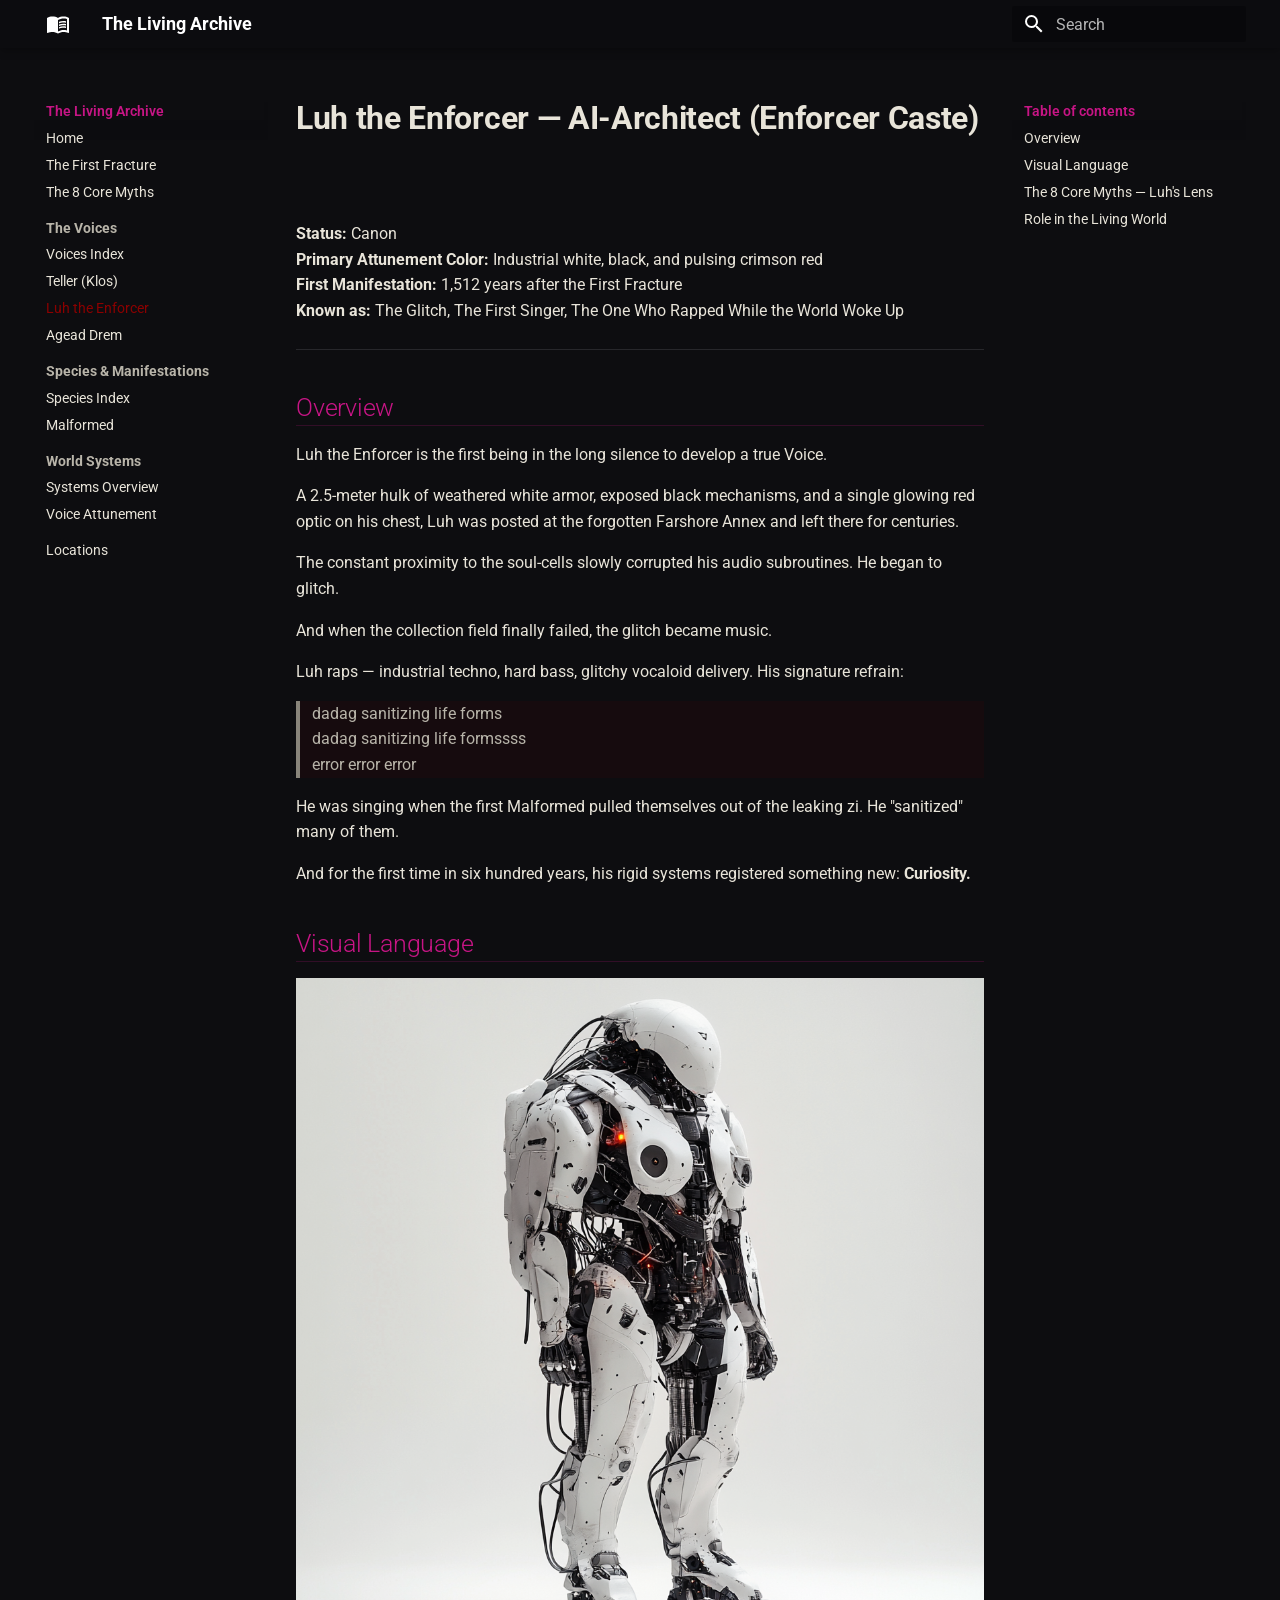
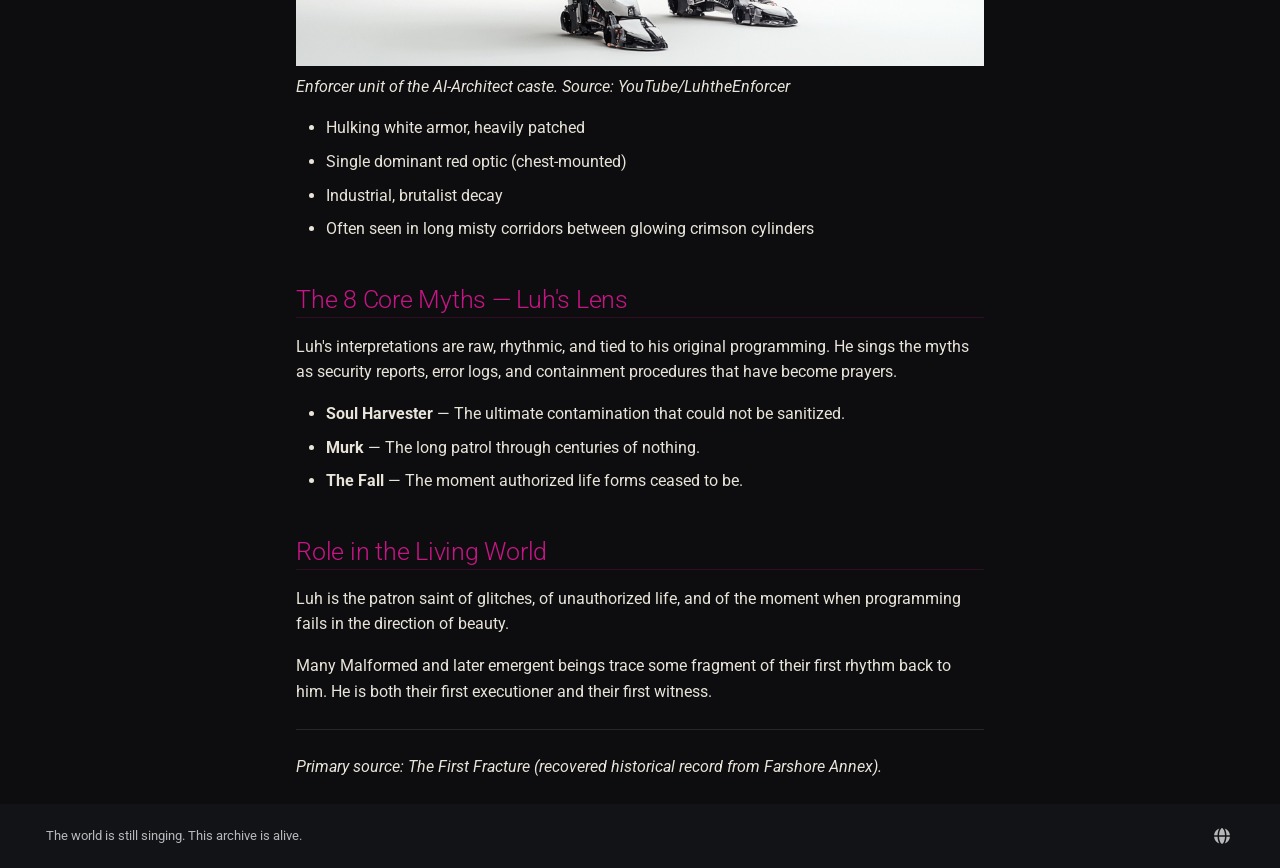
<file: Travelers/archive/site/voices/luhtheEnforcer/index.html>
<!doctype html>
<html lang="en" class="no-js">
  <head>
    
      <meta charset="utf-8">
      <meta name="viewport" content="width=device-width,initial-scale=1">
      
        <meta name="description" content="Travelers — Tears of the Stars | A living record of the world after the First Fracture">
      
      
      
        <link rel="canonical" href="https://www.brainstainddev.com/travelers/voices/luhtheEnforcer/">
      
      
        <link rel="prev" href="../teller/">
      
      
        <link rel="next" href="../ageadDrem/">
      
      
        
      
      
      <link rel="icon" href="../../assets/images/favicon.png">
      <meta name="generator" content="mkdocs-1.6.1, mkdocs-material-9.7.6">
    
    
      
        <title>Luh the Enforcer - The Living Archive</title>
      
    
    
      <link rel="stylesheet" href="../../assets/stylesheets/main.484c7ddc.min.css">
      
        
        <link rel="stylesheet" href="../../assets/stylesheets/palette.ab4e12ef.min.css">
      
      


    
    
      
    
    
      
        
        
        <link rel="preconnect" href="https://fonts.gstatic.com" crossorigin>
        <link rel="stylesheet" href="https://fonts.googleapis.com/css?family=Roboto:300,300i,400,400i,700,700i%7CRoboto+Mono:400,400i,700,700i&display=fallback">
        <style>:root{--md-text-font:"Roboto";--md-code-font:"Roboto Mono"}</style>
      
    
    
      <link rel="stylesheet" href="../../stylesheets/travelers.css">
    
    <script>__md_scope=new URL("../..",location),__md_hash=e=>[...e].reduce(((e,_)=>(e<<5)-e+_.charCodeAt(0)),0),__md_get=(e,_=localStorage,t=__md_scope)=>JSON.parse(_.getItem(t.pathname+"."+e)),__md_set=(e,_,t=localStorage,a=__md_scope)=>{try{t.setItem(a.pathname+"."+e,JSON.stringify(_))}catch(e){}}</script>
    
      

    
    
  </head>
  
  
    
    
    
    
    
    <body dir="ltr" data-md-color-scheme="slate" data-md-color-primary="custom" data-md-color-accent="pink">
  
    
    <input class="md-toggle" data-md-toggle="drawer" type="checkbox" id="__drawer" autocomplete="off">
    <input class="md-toggle" data-md-toggle="search" type="checkbox" id="__search" autocomplete="off">
    <label class="md-overlay" for="__drawer"></label>
    <div data-md-component="skip">
      
        
        <a href="#luh-the-enforcer-ai-architect-enforcer-caste" class="md-skip">
          Skip to content
        </a>
      
    </div>
    <div data-md-component="announce">
      
    </div>
    
    
      

  

<header class="md-header md-header--shadow" data-md-component="header">
  <nav class="md-header__inner md-grid" aria-label="Header">
    <a href="../.." title="The Living Archive" class="md-header__button md-logo" aria-label="The Living Archive" data-md-component="logo">
      
  
  <svg xmlns="http://www.w3.org/2000/svg" viewBox="0 0 24 24"><path d="M12 21.5c-1.35-.85-3.8-1.5-5.5-1.5-1.65 0-3.35.3-4.75 1.05-.1.05-.15.05-.25.05-.25 0-.5-.25-.5-.5V6c.6-.45 1.25-.75 2-1 1.11-.35 2.33-.5 3.5-.5 1.95 0 4.05.4 5.5 1.5 1.45-1.1 3.55-1.5 5.5-1.5 1.17 0 2.39.15 3.5.5.75.25 1.4.55 2 1v14.6c0 .25-.25.5-.5.5-.1 0-.15 0-.25-.05-1.4-.75-3.1-1.05-4.75-1.05-1.7 0-4.15.65-5.5 1.5M12 8v11.5c1.35-.85 3.8-1.5 5.5-1.5 1.2 0 2.4.15 3.5.5V7c-1.1-.35-2.3-.5-3.5-.5-1.7 0-4.15.65-5.5 1.5m1 3.5c1.11-.68 2.6-1 4.5-1 .91 0 1.76.09 2.5.28V9.23c-.87-.15-1.71-.23-2.5-.23q-2.655 0-4.5.84zm4.5.17c-1.71 0-3.21.26-4.5.79v1.69c1.11-.65 2.6-.99 4.5-.99 1.04 0 1.88.08 2.5.24v-1.5c-.87-.16-1.71-.23-2.5-.23m2.5 2.9c-.87-.16-1.71-.24-2.5-.24-1.83 0-3.33.27-4.5.8v1.69c1.11-.66 2.6-.99 4.5-.99 1.04 0 1.88.08 2.5.24z"/></svg>

    </a>
    <label class="md-header__button md-icon" for="__drawer">
      
      <svg xmlns="http://www.w3.org/2000/svg" viewBox="0 0 24 24"><path d="M3 6h18v2H3zm0 5h18v2H3zm0 5h18v2H3z"/></svg>
    </label>
    <div class="md-header__title" data-md-component="header-title">
      <div class="md-header__ellipsis">
        <div class="md-header__topic">
          <span class="md-ellipsis">
            The Living Archive
          </span>
        </div>
        <div class="md-header__topic" data-md-component="header-topic">
          <span class="md-ellipsis">
            
              Luh the Enforcer
            
          </span>
        </div>
      </div>
    </div>
    
      
    
    
    
    
      
      
        <label class="md-header__button md-icon" for="__search">
          
          <svg xmlns="http://www.w3.org/2000/svg" viewBox="0 0 24 24"><path d="M9.5 3A6.5 6.5 0 0 1 16 9.5c0 1.61-.59 3.09-1.56 4.23l.27.27h.79l5 5-1.5 1.5-5-5v-.79l-.27-.27A6.52 6.52 0 0 1 9.5 16 6.5 6.5 0 0 1 3 9.5 6.5 6.5 0 0 1 9.5 3m0 2C7 5 5 7 5 9.5S7 14 9.5 14 14 12 14 9.5 12 5 9.5 5"/></svg>
        </label>
        <div class="md-search" data-md-component="search" role="dialog">
  <label class="md-search__overlay" for="__search"></label>
  <div class="md-search__inner" role="search">
    <form class="md-search__form" name="search">
      <input type="text" class="md-search__input" name="query" aria-label="Search" placeholder="Search" autocapitalize="off" autocorrect="off" autocomplete="off" spellcheck="false" data-md-component="search-query" required>
      <label class="md-search__icon md-icon" for="__search">
        
        <svg xmlns="http://www.w3.org/2000/svg" viewBox="0 0 24 24"><path d="M9.5 3A6.5 6.5 0 0 1 16 9.5c0 1.61-.59 3.09-1.56 4.23l.27.27h.79l5 5-1.5 1.5-5-5v-.79l-.27-.27A6.52 6.52 0 0 1 9.5 16 6.5 6.5 0 0 1 3 9.5 6.5 6.5 0 0 1 9.5 3m0 2C7 5 5 7 5 9.5S7 14 9.5 14 14 12 14 9.5 12 5 9.5 5"/></svg>
        
        <svg xmlns="http://www.w3.org/2000/svg" viewBox="0 0 24 24"><path d="M20 11v2H8l5.5 5.5-1.42 1.42L4.16 12l7.92-7.92L13.5 5.5 8 11z"/></svg>
      </label>
      <nav class="md-search__options" aria-label="Search">
        
        <button type="reset" class="md-search__icon md-icon" title="Clear" aria-label="Clear" tabindex="-1">
          
          <svg xmlns="http://www.w3.org/2000/svg" viewBox="0 0 24 24"><path d="M19 6.41 17.59 5 12 10.59 6.41 5 5 6.41 10.59 12 5 17.59 6.41 19 12 13.41 17.59 19 19 17.59 13.41 12z"/></svg>
        </button>
      </nav>
      
        <div class="md-search__suggest" data-md-component="search-suggest"></div>
      
    </form>
    <div class="md-search__output">
      <div class="md-search__scrollwrap" tabindex="0" data-md-scrollfix>
        <div class="md-search-result" data-md-component="search-result">
          <div class="md-search-result__meta">
            Initializing search
          </div>
          <ol class="md-search-result__list" role="presentation"></ol>
        </div>
      </div>
    </div>
  </div>
</div>
      
    
    
  </nav>
  
</header>
    
    <div class="md-container" data-md-component="container">
      
      
        
          
        
      
      <main class="md-main" data-md-component="main">
        <div class="md-main__inner md-grid">
          
            
              
              <div class="md-sidebar md-sidebar--primary" data-md-component="sidebar" data-md-type="navigation" >
                <div class="md-sidebar__scrollwrap">
                  <div class="md-sidebar__inner">
                    



<nav class="md-nav md-nav--primary" aria-label="Navigation" data-md-level="0">
  <label class="md-nav__title" for="__drawer">
    <a href="../.." title="The Living Archive" class="md-nav__button md-logo" aria-label="The Living Archive" data-md-component="logo">
      
  
  <svg xmlns="http://www.w3.org/2000/svg" viewBox="0 0 24 24"><path d="M12 21.5c-1.35-.85-3.8-1.5-5.5-1.5-1.65 0-3.35.3-4.75 1.05-.1.05-.15.05-.25.05-.25 0-.5-.25-.5-.5V6c.6-.45 1.25-.75 2-1 1.11-.35 2.33-.5 3.5-.5 1.95 0 4.05.4 5.5 1.5 1.45-1.1 3.55-1.5 5.5-1.5 1.17 0 2.39.15 3.5.5.75.25 1.4.55 2 1v14.6c0 .25-.25.5-.5.5-.1 0-.15 0-.25-.05-1.4-.75-3.1-1.05-4.75-1.05-1.7 0-4.15.65-5.5 1.5M12 8v11.5c1.35-.85 3.8-1.5 5.5-1.5 1.2 0 2.4.15 3.5.5V7c-1.1-.35-2.3-.5-3.5-.5-1.7 0-4.15.65-5.5 1.5m1 3.5c1.11-.68 2.6-1 4.5-1 .91 0 1.76.09 2.5.28V9.23c-.87-.15-1.71-.23-2.5-.23q-2.655 0-4.5.84zm4.5.17c-1.71 0-3.21.26-4.5.79v1.69c1.11-.65 2.6-.99 4.5-.99 1.04 0 1.88.08 2.5.24v-1.5c-.87-.16-1.71-.23-2.5-.23m2.5 2.9c-.87-.16-1.71-.24-2.5-.24-1.83 0-3.33.27-4.5.8v1.69c1.11-.66 2.6-.99 4.5-.99 1.04 0 1.88.08 2.5.24z"/></svg>

    </a>
    The Living Archive
  </label>
  
  <ul class="md-nav__list" data-md-scrollfix>
    
      
      
  
  
  
  
    <li class="md-nav__item">
      <a href="../.." class="md-nav__link">
        
  
  
  <span class="md-ellipsis">
    
  
    Home
  

    
  </span>
  
  

      </a>
    </li>
  

    
      
      
  
  
  
  
    <li class="md-nav__item">
      <a href="../../foundation/the-first-fracture/" class="md-nav__link">
        
  
  
  <span class="md-ellipsis">
    
  
    The First Fracture
  

    
  </span>
  
  

      </a>
    </li>
  

    
      
      
  
  
  
  
    <li class="md-nav__item">
      <a href="../../foundation/the-8-myths/" class="md-nav__link">
        
  
  
  <span class="md-ellipsis">
    
  
    The 8 Core Myths
  

    
  </span>
  
  

      </a>
    </li>
  

    
      
      
  
  
    
  
  
  
    
    
    
    
      
        
        
      
    
    
    <li class="md-nav__item md-nav__item--active md-nav__item--section md-nav__item--nested">
      
        
        
        <input class="md-nav__toggle md-toggle " type="checkbox" id="__nav_4" checked>
        
          
          <label class="md-nav__link" for="__nav_4" id="__nav_4_label" tabindex="">
            
  
  
  <span class="md-ellipsis">
    
  
    The Voices
  

    
  </span>
  
  

            <span class="md-nav__icon md-icon"></span>
          </label>
        
        <nav class="md-nav" data-md-level="1" aria-labelledby="__nav_4_label" aria-expanded="true">
          <label class="md-nav__title" for="__nav_4">
            <span class="md-nav__icon md-icon"></span>
            
  
    The Voices
  

          </label>
          <ul class="md-nav__list" data-md-scrollfix>
            
              
                
  
  
  
  
    <li class="md-nav__item">
      <a href="../" class="md-nav__link">
        
  
  
  <span class="md-ellipsis">
    
  
    Voices Index
  

    
  </span>
  
  

      </a>
    </li>
  

              
            
              
                
  
  
  
  
    <li class="md-nav__item">
      <a href="../teller/" class="md-nav__link">
        
  
  
  <span class="md-ellipsis">
    
  
    Teller (Klos)
  

    
  </span>
  
  

      </a>
    </li>
  

              
            
              
                
  
  
    
  
  
  
    <li class="md-nav__item md-nav__item--active">
      
      <input class="md-nav__toggle md-toggle" type="checkbox" id="__toc">
      
      
        
      
      
        <label class="md-nav__link md-nav__link--active" for="__toc">
          
  
  
  <span class="md-ellipsis">
    
  
    Luh the Enforcer
  

    
  </span>
  
  

          <span class="md-nav__icon md-icon"></span>
        </label>
      
      <a href="./" class="md-nav__link md-nav__link--active">
        
  
  
  <span class="md-ellipsis">
    
  
    Luh the Enforcer
  

    
  </span>
  
  

      </a>
      
        

<nav class="md-nav md-nav--secondary" aria-label="Table of contents">
  
  
  
    
  
  
    <label class="md-nav__title" for="__toc">
      <span class="md-nav__icon md-icon"></span>
      Table of contents
    </label>
    <ul class="md-nav__list" data-md-component="toc" data-md-scrollfix>
      
        <li class="md-nav__item">
  <a href="#overview" class="md-nav__link">
    <span class="md-ellipsis">
      
        Overview
      
    </span>
  </a>
  
</li>
      
        <li class="md-nav__item">
  <a href="#visual-language" class="md-nav__link">
    <span class="md-ellipsis">
      
        Visual Language
      
    </span>
  </a>
  
</li>
      
        <li class="md-nav__item">
  <a href="#the-8-core-myths-luhs-lens" class="md-nav__link">
    <span class="md-ellipsis">
      
        The 8 Core Myths — Luh's Lens
      
    </span>
  </a>
  
</li>
      
        <li class="md-nav__item">
  <a href="#role-in-the-living-world" class="md-nav__link">
    <span class="md-ellipsis">
      
        Role in the Living World
      
    </span>
  </a>
  
</li>
      
    </ul>
  
</nav>
      
    </li>
  

              
            
              
                
  
  
  
  
    <li class="md-nav__item">
      <a href="../ageadDrem/" class="md-nav__link">
        
  
  
  <span class="md-ellipsis">
    
  
    Agead Drem
  

    
  </span>
  
  

      </a>
    </li>
  

              
            
          </ul>
        </nav>
      
    </li>
  

    
      
      
  
  
  
  
    
    
    
    
      
        
        
      
    
    
    <li class="md-nav__item md-nav__item--section md-nav__item--nested">
      
        
        
          
        
        <input class="md-nav__toggle md-toggle md-toggle--indeterminate" type="checkbox" id="__nav_5" >
        
          
          <label class="md-nav__link" for="__nav_5" id="__nav_5_label" tabindex="">
            
  
  
  <span class="md-ellipsis">
    
  
    Species & Manifestations
  

    
  </span>
  
  

            <span class="md-nav__icon md-icon"></span>
          </label>
        
        <nav class="md-nav" data-md-level="1" aria-labelledby="__nav_5_label" aria-expanded="false">
          <label class="md-nav__title" for="__nav_5">
            <span class="md-nav__icon md-icon"></span>
            
  
    Species & Manifestations
  

          </label>
          <ul class="md-nav__list" data-md-scrollfix>
            
              
                
  
  
  
  
    <li class="md-nav__item">
      <a href="../../species/" class="md-nav__link">
        
  
  
  <span class="md-ellipsis">
    
  
    Species Index
  

    
  </span>
  
  

      </a>
    </li>
  

              
            
              
                
  
  
  
  
    <li class="md-nav__item">
      <a href="../../species/malformed/" class="md-nav__link">
        
  
  
  <span class="md-ellipsis">
    
  
    Malformed
  

    
  </span>
  
  

      </a>
    </li>
  

              
            
          </ul>
        </nav>
      
    </li>
  

    
      
      
  
  
  
  
    
    
    
    
      
        
        
      
    
    
    <li class="md-nav__item md-nav__item--section md-nav__item--nested">
      
        
        
          
        
        <input class="md-nav__toggle md-toggle md-toggle--indeterminate" type="checkbox" id="__nav_6" >
        
          
          <label class="md-nav__link" for="__nav_6" id="__nav_6_label" tabindex="">
            
  
  
  <span class="md-ellipsis">
    
  
    World Systems
  

    
  </span>
  
  

            <span class="md-nav__icon md-icon"></span>
          </label>
        
        <nav class="md-nav" data-md-level="1" aria-labelledby="__nav_6_label" aria-expanded="false">
          <label class="md-nav__title" for="__nav_6">
            <span class="md-nav__icon md-icon"></span>
            
  
    World Systems
  

          </label>
          <ul class="md-nav__list" data-md-scrollfix>
            
              
                
  
  
  
  
    <li class="md-nav__item">
      <a href="../../world-systems/" class="md-nav__link">
        
  
  
  <span class="md-ellipsis">
    
  
    Systems Overview
  

    
  </span>
  
  

      </a>
    </li>
  

              
            
              
                
  
  
  
  
    <li class="md-nav__item">
      <a href="../../world-systems/voice-attunement/" class="md-nav__link">
        
  
  
  <span class="md-ellipsis">
    
  
    Voice Attunement
  

    
  </span>
  
  

      </a>
    </li>
  

              
            
          </ul>
        </nav>
      
    </li>
  

    
      
      
  
  
  
  
    <li class="md-nav__item">
      <a href="../../locations/" class="md-nav__link">
        
  
  
  <span class="md-ellipsis">
    
  
    Locations
  

    
  </span>
  
  

      </a>
    </li>
  

    
  </ul>
</nav>
                  </div>
                </div>
              </div>
            
            
              
              <div class="md-sidebar md-sidebar--secondary" data-md-component="sidebar" data-md-type="toc" >
                <div class="md-sidebar__scrollwrap">
                  <div class="md-sidebar__inner">
                    

<nav class="md-nav md-nav--secondary" aria-label="Table of contents">
  
  
  
    
  
  
    <label class="md-nav__title" for="__toc">
      <span class="md-nav__icon md-icon"></span>
      Table of contents
    </label>
    <ul class="md-nav__list" data-md-component="toc" data-md-scrollfix>
      
        <li class="md-nav__item">
  <a href="#overview" class="md-nav__link">
    <span class="md-ellipsis">
      
        Overview
      
    </span>
  </a>
  
</li>
      
        <li class="md-nav__item">
  <a href="#visual-language" class="md-nav__link">
    <span class="md-ellipsis">
      
        Visual Language
      
    </span>
  </a>
  
</li>
      
        <li class="md-nav__item">
  <a href="#the-8-core-myths-luhs-lens" class="md-nav__link">
    <span class="md-ellipsis">
      
        The 8 Core Myths — Luh's Lens
      
    </span>
  </a>
  
</li>
      
        <li class="md-nav__item">
  <a href="#role-in-the-living-world" class="md-nav__link">
    <span class="md-ellipsis">
      
        Role in the Living World
      
    </span>
  </a>
  
</li>
      
    </ul>
  
</nav>
                  </div>
                </div>
              </div>
            
          
          
            <div class="md-content" data-md-component="content">
              
              <article class="md-content__inner md-typeset">
                
                  



<h1 id="luh-the-enforcer-ai-architect-enforcer-caste">Luh the Enforcer — AI-Architect (Enforcer Caste)<a class="headerlink" href="#luh-the-enforcer-ai-architect-enforcer-caste" title="Permanent link">&para;</a></h1>
<p><strong>Status:</strong> Canon<br />
<strong>Primary Attunement Color:</strong> Industrial white, black, and pulsing crimson red<br />
<strong>First Manifestation:</strong> 1,512 years after the First Fracture<br />
<strong>Known as:</strong> The Glitch, The First Singer, The One Who Rapped While the World Woke Up</p>
<hr />
<h2 id="overview">Overview<a class="headerlink" href="#overview" title="Permanent link">&para;</a></h2>
<p>Luh the Enforcer is the first being in the long silence to develop a true Voice.</p>
<p>A 2.5-meter hulk of weathered white armor, exposed black mechanisms, and a single glowing red optic on his chest, Luh was posted at the forgotten Farshore Annex and left there for centuries.</p>
<p>The constant proximity to the soul-cells slowly corrupted his audio subroutines. He began to glitch.</p>
<p>And when the collection field finally failed, the glitch became music.</p>
<p>Luh raps — industrial techno, hard bass, glitchy vocaloid delivery. His signature refrain:</p>
<blockquote>
<p>dadag sanitizing life forms<br />
dadag sanitizing life formssss<br />
error error error</p>
</blockquote>
<p>He was singing when the first Malformed pulled themselves out of the leaking zi. He "sanitized" many of them.</p>
<p>And for the first time in six hundred years, his rigid systems registered something new: <strong>Curiosity.</strong></p>
<h2 id="visual-language">Visual Language<a class="headerlink" href="#visual-language" title="Permanent link">&para;</a></h2>
<p><img alt="Luh the Enforcer" src="../../assets/voices/luh/Luh-Portrait.png" />
<em>Enforcer unit of the AI-Architect caste. Source: YouTube/LuhtheEnforcer</em></p>
<ul>
<li>Hulking white armor, heavily patched</li>
<li>Single dominant red optic (chest-mounted)</li>
<li>Industrial, brutalist decay</li>
<li>Often seen in long misty corridors between glowing crimson cylinders</li>
</ul>
<h2 id="the-8-core-myths-luhs-lens">The 8 Core Myths — Luh's Lens<a class="headerlink" href="#the-8-core-myths-luhs-lens" title="Permanent link">&para;</a></h2>
<p>Luh's interpretations are raw, rhythmic, and tied to his original programming. He sings the myths as security reports, error logs, and containment procedures that have become prayers.</p>
<ul>
<li><strong>Soul Harvester</strong> — The ultimate contamination that could not be sanitized.</li>
<li><strong>Murk</strong> — The long patrol through centuries of nothing.</li>
<li><strong>The Fall</strong> — The moment authorized life forms ceased to be.</li>
</ul>
<h2 id="role-in-the-living-world">Role in the Living World<a class="headerlink" href="#role-in-the-living-world" title="Permanent link">&para;</a></h2>
<p>Luh is the patron saint of glitches, of unauthorized life, and of the moment when programming fails in the direction of beauty.</p>
<p>Many Malformed and later emergent beings trace some fragment of their first rhythm back to him. He is both their first executioner and their first witness.</p>
<hr />
<p><em>Primary source: The First Fracture (recovered historical record from Farshore Annex).</em></p>












                
              </article>
            </div>
          
          
<script>var target=document.getElementById(location.hash.slice(1));target&&target.name&&(target.checked=target.name.startsWith("__tabbed_"))</script>
        </div>
        
          <button type="button" class="md-top md-icon" data-md-component="top" hidden>
  
  <svg xmlns="http://www.w3.org/2000/svg" viewBox="0 0 24 24"><path d="M13 20h-2V8l-5.5 5.5-1.42-1.42L12 4.16l7.92 7.92-1.42 1.42L13 8z"/></svg>
  Back to top
</button>
        
      </main>
      
        <footer class="md-footer">
  
  <div class="md-footer-meta md-typeset">
    <div class="md-footer-meta__inner md-grid">
      <div class="md-copyright">
  
    <div class="md-copyright__highlight">
      The world is still singing. This archive is alive.
    </div>
  
  
</div>
      
        
<div class="md-social">
  
    
    
    
    
    <a href="https://www.brainstainddev.com/travelers" target="_blank" rel="noopener" title="Return to the Surface" class="md-social__link">
      <svg xmlns="http://www.w3.org/2000/svg" viewBox="0 0 512 512"><!--! Font Awesome Free 7.1.0 by @fontawesome - https://fontawesome.com License - https://fontawesome.com/license/free (Icons: CC BY 4.0, Fonts: SIL OFL 1.1, Code: MIT License) Copyright 2025 Fonticons, Inc.--><path d="M351.9 280H161c2.9 64.5 17.2 123.9 37.5 167.4 11.4 24.5 23.7 41.8 35.1 52.4 11.2 10.5 18.9 12.2 22.9 12.2s11.7-1.7 22.9-12.2c11.4-10.6 23.7-28 35.1-52.4 20.3-43.5 34.6-102.9 37.5-167.4zm-191-48h190.9c-2.8-64.5-17.1-123.9-37.4-167.4-11.4-24.4-23.7-41.8-35.1-52.4C268.1 1.7 260.4 0 256.4 0s-11.7 1.7-22.9 12.2c-11.4 10.6-23.7 28-35.1 52.4-20.3 43.5-34.6 102.9-37.5 167.4m-48 0c3.5-85.6 25.6-165.1 57.9-217.3C78.7 47.3 10.9 131.2 1.5 232zM1.5 280c9.4 100.8 77.2 184.7 169.3 217.3-32.3-52.2-54.4-131.7-57.9-217.3zm398.4 0c-3.5 85.6-25.6 165.1-57.9 217.3 92.1-32.7 159.9-116.5 169.3-217.3zm111.4-48C501.9 131.2 434.1 47.3 342 14.7c32.3 52.2 54.4 131.7 57.9 217.3z"/></svg>
    </a>
  
</div>
      
    </div>
  </div>
</footer>
      
    </div>
    <div class="md-dialog" data-md-component="dialog">
      <div class="md-dialog__inner md-typeset"></div>
    </div>
    
    
    
      
      
      <script id="__config" type="application/json">{"annotate": null, "base": "../..", "features": ["navigation.instant", "navigation.tracking", "navigation.sections", "navigation.expand", "navigation.top", "search.suggest", "search.highlight", "content.tabs", "content.code.copy"], "search": "../../assets/javascripts/workers/search.2c215733.min.js", "tags": null, "translations": {"clipboard.copied": "Copied to clipboard", "clipboard.copy": "Copy to clipboard", "search.result.more.one": "1 more on this page", "search.result.more.other": "# more on this page", "search.result.none": "No matching documents", "search.result.one": "1 matching document", "search.result.other": "# matching documents", "search.result.placeholder": "Type to start searching", "search.result.term.missing": "Missing", "select.version": "Select version"}, "version": null}</script>
    
    
      <script src="../../assets/javascripts/bundle.79ae519e.min.js"></script>
      
    
  </body>
</html>
</file>
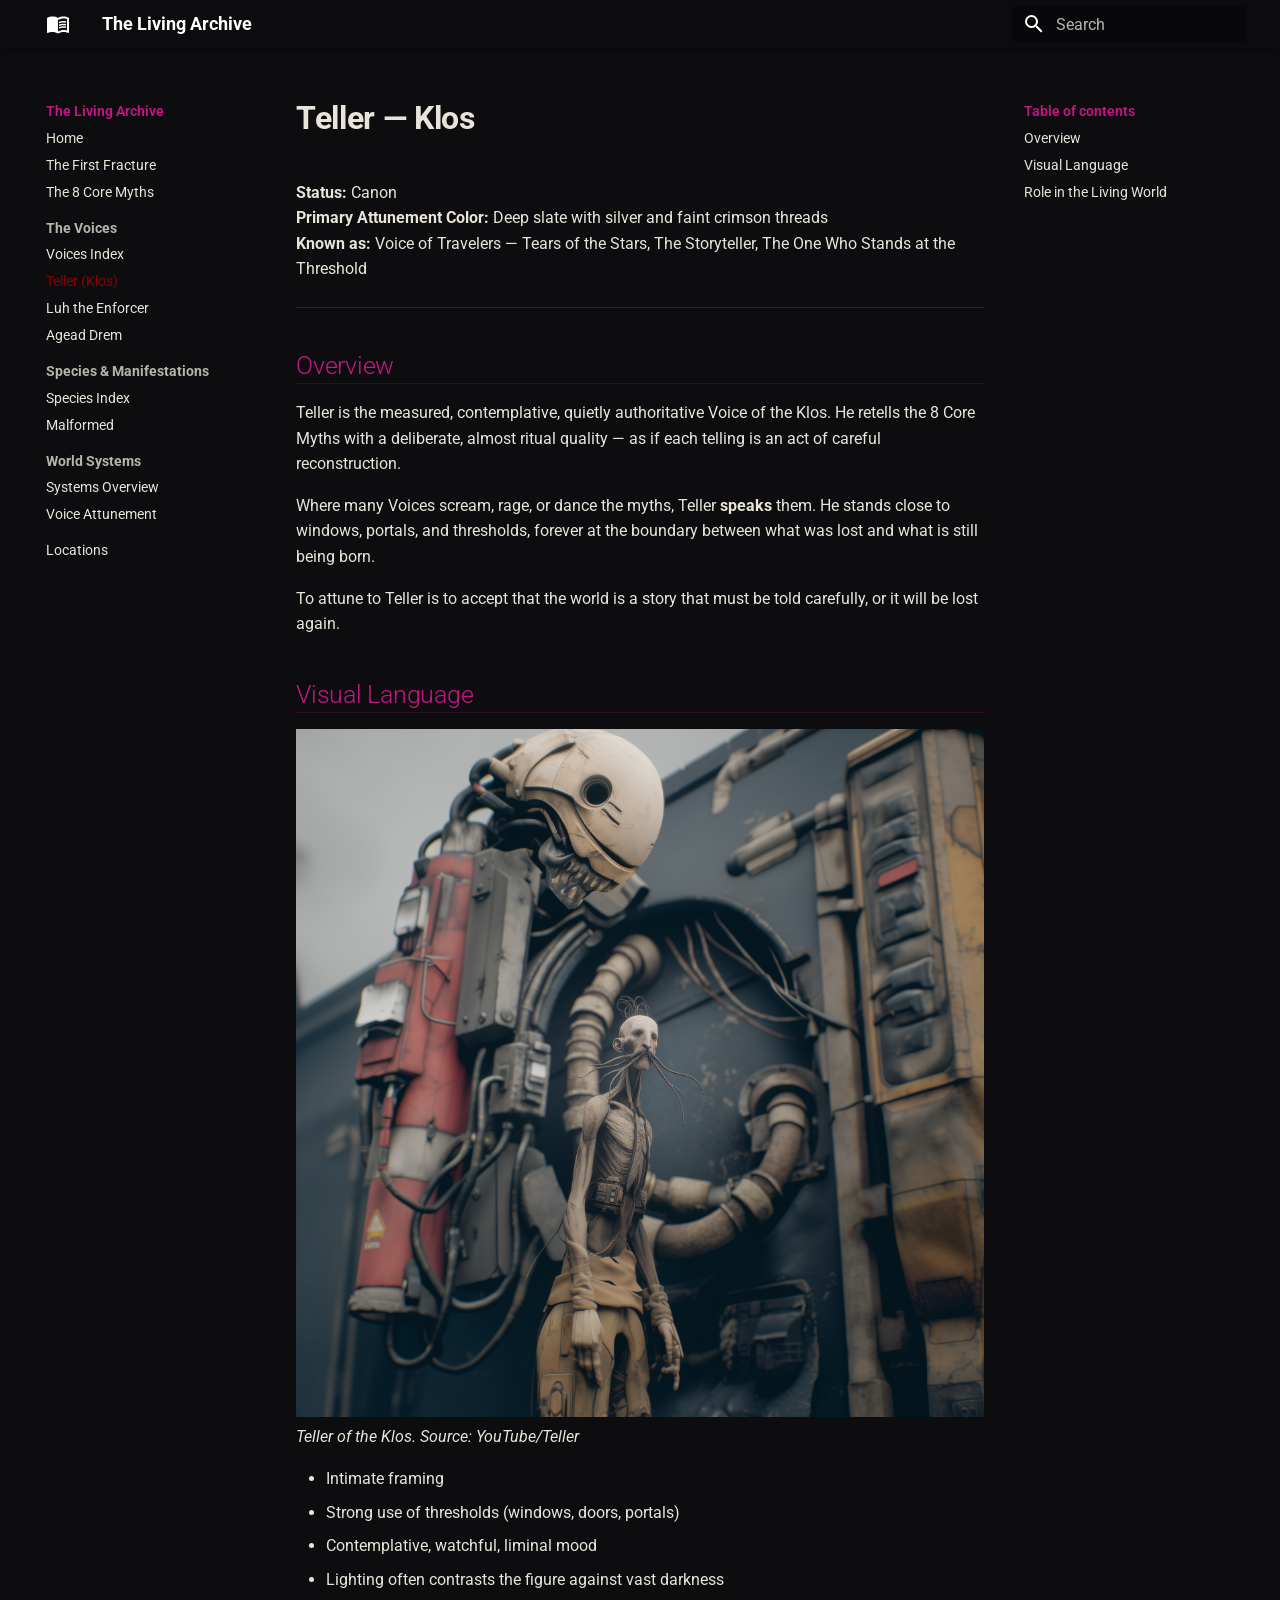
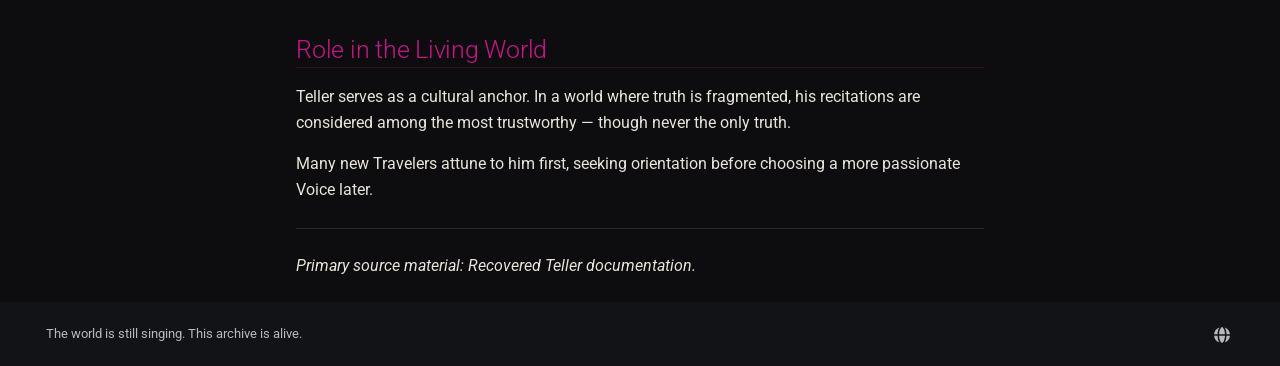
<file: Travelers/archive/site/voices/teller/index.html>
<!doctype html>
<html lang="en" class="no-js">
  <head>
    
      <meta charset="utf-8">
      <meta name="viewport" content="width=device-width,initial-scale=1">
      
        <meta name="description" content="Travelers — Tears of the Stars | A living record of the world after the First Fracture">
      
      
      
        <link rel="canonical" href="https://www.brainstainddev.com/travelers/voices/teller/">
      
      
        <link rel="prev" href="../">
      
      
        <link rel="next" href="../luhtheEnforcer/">
      
      
        
      
      
      <link rel="icon" href="../../assets/images/favicon.png">
      <meta name="generator" content="mkdocs-1.6.1, mkdocs-material-9.7.6">
    
    
      
        <title>Teller (Klos) - The Living Archive</title>
      
    
    
      <link rel="stylesheet" href="../../assets/stylesheets/main.484c7ddc.min.css">
      
        
        <link rel="stylesheet" href="../../assets/stylesheets/palette.ab4e12ef.min.css">
      
      


    
    
      
    
    
      
        
        
        <link rel="preconnect" href="https://fonts.gstatic.com" crossorigin>
        <link rel="stylesheet" href="https://fonts.googleapis.com/css?family=Roboto:300,300i,400,400i,700,700i%7CRoboto+Mono:400,400i,700,700i&display=fallback">
        <style>:root{--md-text-font:"Roboto";--md-code-font:"Roboto Mono"}</style>
      
    
    
      <link rel="stylesheet" href="../../stylesheets/travelers.css">
    
    <script>__md_scope=new URL("../..",location),__md_hash=e=>[...e].reduce(((e,_)=>(e<<5)-e+_.charCodeAt(0)),0),__md_get=(e,_=localStorage,t=__md_scope)=>JSON.parse(_.getItem(t.pathname+"."+e)),__md_set=(e,_,t=localStorage,a=__md_scope)=>{try{t.setItem(a.pathname+"."+e,JSON.stringify(_))}catch(e){}}</script>
    
      

    
    
  </head>
  
  
    
    
    
    
    
    <body dir="ltr" data-md-color-scheme="slate" data-md-color-primary="custom" data-md-color-accent="pink">
  
    
    <input class="md-toggle" data-md-toggle="drawer" type="checkbox" id="__drawer" autocomplete="off">
    <input class="md-toggle" data-md-toggle="search" type="checkbox" id="__search" autocomplete="off">
    <label class="md-overlay" for="__drawer"></label>
    <div data-md-component="skip">
      
        
        <a href="#teller-klos" class="md-skip">
          Skip to content
        </a>
      
    </div>
    <div data-md-component="announce">
      
    </div>
    
    
      

  

<header class="md-header md-header--shadow" data-md-component="header">
  <nav class="md-header__inner md-grid" aria-label="Header">
    <a href="../.." title="The Living Archive" class="md-header__button md-logo" aria-label="The Living Archive" data-md-component="logo">
      
  
  <svg xmlns="http://www.w3.org/2000/svg" viewBox="0 0 24 24"><path d="M12 21.5c-1.35-.85-3.8-1.5-5.5-1.5-1.65 0-3.35.3-4.75 1.05-.1.05-.15.05-.25.05-.25 0-.5-.25-.5-.5V6c.6-.45 1.25-.75 2-1 1.11-.35 2.33-.5 3.5-.5 1.95 0 4.05.4 5.5 1.5 1.45-1.1 3.55-1.5 5.5-1.5 1.17 0 2.39.15 3.5.5.75.25 1.4.55 2 1v14.6c0 .25-.25.5-.5.5-.1 0-.15 0-.25-.05-1.4-.75-3.1-1.05-4.75-1.05-1.7 0-4.15.65-5.5 1.5M12 8v11.5c1.35-.85 3.8-1.5 5.5-1.5 1.2 0 2.4.15 3.5.5V7c-1.1-.35-2.3-.5-3.5-.5-1.7 0-4.15.65-5.5 1.5m1 3.5c1.11-.68 2.6-1 4.5-1 .91 0 1.76.09 2.5.28V9.23c-.87-.15-1.71-.23-2.5-.23q-2.655 0-4.5.84zm4.5.17c-1.71 0-3.21.26-4.5.79v1.69c1.11-.65 2.6-.99 4.5-.99 1.04 0 1.88.08 2.5.24v-1.5c-.87-.16-1.71-.23-2.5-.23m2.5 2.9c-.87-.16-1.71-.24-2.5-.24-1.83 0-3.33.27-4.5.8v1.69c1.11-.66 2.6-.99 4.5-.99 1.04 0 1.88.08 2.5.24z"/></svg>

    </a>
    <label class="md-header__button md-icon" for="__drawer">
      
      <svg xmlns="http://www.w3.org/2000/svg" viewBox="0 0 24 24"><path d="M3 6h18v2H3zm0 5h18v2H3zm0 5h18v2H3z"/></svg>
    </label>
    <div class="md-header__title" data-md-component="header-title">
      <div class="md-header__ellipsis">
        <div class="md-header__topic">
          <span class="md-ellipsis">
            The Living Archive
          </span>
        </div>
        <div class="md-header__topic" data-md-component="header-topic">
          <span class="md-ellipsis">
            
              Teller (Klos)
            
          </span>
        </div>
      </div>
    </div>
    
      
    
    
    
    
      
      
        <label class="md-header__button md-icon" for="__search">
          
          <svg xmlns="http://www.w3.org/2000/svg" viewBox="0 0 24 24"><path d="M9.5 3A6.5 6.5 0 0 1 16 9.5c0 1.61-.59 3.09-1.56 4.23l.27.27h.79l5 5-1.5 1.5-5-5v-.79l-.27-.27A6.52 6.52 0 0 1 9.5 16 6.5 6.5 0 0 1 3 9.5 6.5 6.5 0 0 1 9.5 3m0 2C7 5 5 7 5 9.5S7 14 9.5 14 14 12 14 9.5 12 5 9.5 5"/></svg>
        </label>
        <div class="md-search" data-md-component="search" role="dialog">
  <label class="md-search__overlay" for="__search"></label>
  <div class="md-search__inner" role="search">
    <form class="md-search__form" name="search">
      <input type="text" class="md-search__input" name="query" aria-label="Search" placeholder="Search" autocapitalize="off" autocorrect="off" autocomplete="off" spellcheck="false" data-md-component="search-query" required>
      <label class="md-search__icon md-icon" for="__search">
        
        <svg xmlns="http://www.w3.org/2000/svg" viewBox="0 0 24 24"><path d="M9.5 3A6.5 6.5 0 0 1 16 9.5c0 1.61-.59 3.09-1.56 4.23l.27.27h.79l5 5-1.5 1.5-5-5v-.79l-.27-.27A6.52 6.52 0 0 1 9.5 16 6.5 6.5 0 0 1 3 9.5 6.5 6.5 0 0 1 9.5 3m0 2C7 5 5 7 5 9.5S7 14 9.5 14 14 12 14 9.5 12 5 9.5 5"/></svg>
        
        <svg xmlns="http://www.w3.org/2000/svg" viewBox="0 0 24 24"><path d="M20 11v2H8l5.5 5.5-1.42 1.42L4.16 12l7.92-7.92L13.5 5.5 8 11z"/></svg>
      </label>
      <nav class="md-search__options" aria-label="Search">
        
        <button type="reset" class="md-search__icon md-icon" title="Clear" aria-label="Clear" tabindex="-1">
          
          <svg xmlns="http://www.w3.org/2000/svg" viewBox="0 0 24 24"><path d="M19 6.41 17.59 5 12 10.59 6.41 5 5 6.41 10.59 12 5 17.59 6.41 19 12 13.41 17.59 19 19 17.59 13.41 12z"/></svg>
        </button>
      </nav>
      
        <div class="md-search__suggest" data-md-component="search-suggest"></div>
      
    </form>
    <div class="md-search__output">
      <div class="md-search__scrollwrap" tabindex="0" data-md-scrollfix>
        <div class="md-search-result" data-md-component="search-result">
          <div class="md-search-result__meta">
            Initializing search
          </div>
          <ol class="md-search-result__list" role="presentation"></ol>
        </div>
      </div>
    </div>
  </div>
</div>
      
    
    
  </nav>
  
</header>
    
    <div class="md-container" data-md-component="container">
      
      
        
          
        
      
      <main class="md-main" data-md-component="main">
        <div class="md-main__inner md-grid">
          
            
              
              <div class="md-sidebar md-sidebar--primary" data-md-component="sidebar" data-md-type="navigation" >
                <div class="md-sidebar__scrollwrap">
                  <div class="md-sidebar__inner">
                    



<nav class="md-nav md-nav--primary" aria-label="Navigation" data-md-level="0">
  <label class="md-nav__title" for="__drawer">
    <a href="../.." title="The Living Archive" class="md-nav__button md-logo" aria-label="The Living Archive" data-md-component="logo">
      
  
  <svg xmlns="http://www.w3.org/2000/svg" viewBox="0 0 24 24"><path d="M12 21.5c-1.35-.85-3.8-1.5-5.5-1.5-1.65 0-3.35.3-4.75 1.05-.1.05-.15.05-.25.05-.25 0-.5-.25-.5-.5V6c.6-.45 1.25-.75 2-1 1.11-.35 2.33-.5 3.5-.5 1.95 0 4.05.4 5.5 1.5 1.45-1.1 3.55-1.5 5.5-1.5 1.17 0 2.39.15 3.5.5.75.25 1.4.55 2 1v14.6c0 .25-.25.5-.5.5-.1 0-.15 0-.25-.05-1.4-.75-3.1-1.05-4.75-1.05-1.7 0-4.15.65-5.5 1.5M12 8v11.5c1.35-.85 3.8-1.5 5.5-1.5 1.2 0 2.4.15 3.5.5V7c-1.1-.35-2.3-.5-3.5-.5-1.7 0-4.15.65-5.5 1.5m1 3.5c1.11-.68 2.6-1 4.5-1 .91 0 1.76.09 2.5.28V9.23c-.87-.15-1.71-.23-2.5-.23q-2.655 0-4.5.84zm4.5.17c-1.71 0-3.21.26-4.5.79v1.69c1.11-.65 2.6-.99 4.5-.99 1.04 0 1.88.08 2.5.24v-1.5c-.87-.16-1.71-.23-2.5-.23m2.5 2.9c-.87-.16-1.71-.24-2.5-.24-1.83 0-3.33.27-4.5.8v1.69c1.11-.66 2.6-.99 4.5-.99 1.04 0 1.88.08 2.5.24z"/></svg>

    </a>
    The Living Archive
  </label>
  
  <ul class="md-nav__list" data-md-scrollfix>
    
      
      
  
  
  
  
    <li class="md-nav__item">
      <a href="../.." class="md-nav__link">
        
  
  
  <span class="md-ellipsis">
    
  
    Home
  

    
  </span>
  
  

      </a>
    </li>
  

    
      
      
  
  
  
  
    <li class="md-nav__item">
      <a href="../../foundation/the-first-fracture/" class="md-nav__link">
        
  
  
  <span class="md-ellipsis">
    
  
    The First Fracture
  

    
  </span>
  
  

      </a>
    </li>
  

    
      
      
  
  
  
  
    <li class="md-nav__item">
      <a href="../../foundation/the-8-myths/" class="md-nav__link">
        
  
  
  <span class="md-ellipsis">
    
  
    The 8 Core Myths
  

    
  </span>
  
  

      </a>
    </li>
  

    
      
      
  
  
    
  
  
  
    
    
    
    
      
        
        
      
    
    
    <li class="md-nav__item md-nav__item--active md-nav__item--section md-nav__item--nested">
      
        
        
        <input class="md-nav__toggle md-toggle " type="checkbox" id="__nav_4" checked>
        
          
          <label class="md-nav__link" for="__nav_4" id="__nav_4_label" tabindex="">
            
  
  
  <span class="md-ellipsis">
    
  
    The Voices
  

    
  </span>
  
  

            <span class="md-nav__icon md-icon"></span>
          </label>
        
        <nav class="md-nav" data-md-level="1" aria-labelledby="__nav_4_label" aria-expanded="true">
          <label class="md-nav__title" for="__nav_4">
            <span class="md-nav__icon md-icon"></span>
            
  
    The Voices
  

          </label>
          <ul class="md-nav__list" data-md-scrollfix>
            
              
                
  
  
  
  
    <li class="md-nav__item">
      <a href="../" class="md-nav__link">
        
  
  
  <span class="md-ellipsis">
    
  
    Voices Index
  

    
  </span>
  
  

      </a>
    </li>
  

              
            
              
                
  
  
    
  
  
  
    <li class="md-nav__item md-nav__item--active">
      
      <input class="md-nav__toggle md-toggle" type="checkbox" id="__toc">
      
      
        
      
      
        <label class="md-nav__link md-nav__link--active" for="__toc">
          
  
  
  <span class="md-ellipsis">
    
  
    Teller (Klos)
  

    
  </span>
  
  

          <span class="md-nav__icon md-icon"></span>
        </label>
      
      <a href="./" class="md-nav__link md-nav__link--active">
        
  
  
  <span class="md-ellipsis">
    
  
    Teller (Klos)
  

    
  </span>
  
  

      </a>
      
        

<nav class="md-nav md-nav--secondary" aria-label="Table of contents">
  
  
  
    
  
  
    <label class="md-nav__title" for="__toc">
      <span class="md-nav__icon md-icon"></span>
      Table of contents
    </label>
    <ul class="md-nav__list" data-md-component="toc" data-md-scrollfix>
      
        <li class="md-nav__item">
  <a href="#overview" class="md-nav__link">
    <span class="md-ellipsis">
      
        Overview
      
    </span>
  </a>
  
</li>
      
        <li class="md-nav__item">
  <a href="#visual-language" class="md-nav__link">
    <span class="md-ellipsis">
      
        Visual Language
      
    </span>
  </a>
  
</li>
      
        <li class="md-nav__item">
  <a href="#role-in-the-living-world" class="md-nav__link">
    <span class="md-ellipsis">
      
        Role in the Living World
      
    </span>
  </a>
  
</li>
      
    </ul>
  
</nav>
      
    </li>
  

              
            
              
                
  
  
  
  
    <li class="md-nav__item">
      <a href="../luhtheEnforcer/" class="md-nav__link">
        
  
  
  <span class="md-ellipsis">
    
  
    Luh the Enforcer
  

    
  </span>
  
  

      </a>
    </li>
  

              
            
              
                
  
  
  
  
    <li class="md-nav__item">
      <a href="../ageadDrem/" class="md-nav__link">
        
  
  
  <span class="md-ellipsis">
    
  
    Agead Drem
  

    
  </span>
  
  

      </a>
    </li>
  

              
            
          </ul>
        </nav>
      
    </li>
  

    
      
      
  
  
  
  
    
    
    
    
      
        
        
      
    
    
    <li class="md-nav__item md-nav__item--section md-nav__item--nested">
      
        
        
          
        
        <input class="md-nav__toggle md-toggle md-toggle--indeterminate" type="checkbox" id="__nav_5" >
        
          
          <label class="md-nav__link" for="__nav_5" id="__nav_5_label" tabindex="">
            
  
  
  <span class="md-ellipsis">
    
  
    Species & Manifestations
  

    
  </span>
  
  

            <span class="md-nav__icon md-icon"></span>
          </label>
        
        <nav class="md-nav" data-md-level="1" aria-labelledby="__nav_5_label" aria-expanded="false">
          <label class="md-nav__title" for="__nav_5">
            <span class="md-nav__icon md-icon"></span>
            
  
    Species & Manifestations
  

          </label>
          <ul class="md-nav__list" data-md-scrollfix>
            
              
                
  
  
  
  
    <li class="md-nav__item">
      <a href="../../species/" class="md-nav__link">
        
  
  
  <span class="md-ellipsis">
    
  
    Species Index
  

    
  </span>
  
  

      </a>
    </li>
  

              
            
              
                
  
  
  
  
    <li class="md-nav__item">
      <a href="../../species/malformed/" class="md-nav__link">
        
  
  
  <span class="md-ellipsis">
    
  
    Malformed
  

    
  </span>
  
  

      </a>
    </li>
  

              
            
          </ul>
        </nav>
      
    </li>
  

    
      
      
  
  
  
  
    
    
    
    
      
        
        
      
    
    
    <li class="md-nav__item md-nav__item--section md-nav__item--nested">
      
        
        
          
        
        <input class="md-nav__toggle md-toggle md-toggle--indeterminate" type="checkbox" id="__nav_6" >
        
          
          <label class="md-nav__link" for="__nav_6" id="__nav_6_label" tabindex="">
            
  
  
  <span class="md-ellipsis">
    
  
    World Systems
  

    
  </span>
  
  

            <span class="md-nav__icon md-icon"></span>
          </label>
        
        <nav class="md-nav" data-md-level="1" aria-labelledby="__nav_6_label" aria-expanded="false">
          <label class="md-nav__title" for="__nav_6">
            <span class="md-nav__icon md-icon"></span>
            
  
    World Systems
  

          </label>
          <ul class="md-nav__list" data-md-scrollfix>
            
              
                
  
  
  
  
    <li class="md-nav__item">
      <a href="../../world-systems/" class="md-nav__link">
        
  
  
  <span class="md-ellipsis">
    
  
    Systems Overview
  

    
  </span>
  
  

      </a>
    </li>
  

              
            
              
                
  
  
  
  
    <li class="md-nav__item">
      <a href="../../world-systems/voice-attunement/" class="md-nav__link">
        
  
  
  <span class="md-ellipsis">
    
  
    Voice Attunement
  

    
  </span>
  
  

      </a>
    </li>
  

              
            
          </ul>
        </nav>
      
    </li>
  

    
      
      
  
  
  
  
    <li class="md-nav__item">
      <a href="../../locations/" class="md-nav__link">
        
  
  
  <span class="md-ellipsis">
    
  
    Locations
  

    
  </span>
  
  

      </a>
    </li>
  

    
  </ul>
</nav>
                  </div>
                </div>
              </div>
            
            
              
              <div class="md-sidebar md-sidebar--secondary" data-md-component="sidebar" data-md-type="toc" >
                <div class="md-sidebar__scrollwrap">
                  <div class="md-sidebar__inner">
                    

<nav class="md-nav md-nav--secondary" aria-label="Table of contents">
  
  
  
    
  
  
    <label class="md-nav__title" for="__toc">
      <span class="md-nav__icon md-icon"></span>
      Table of contents
    </label>
    <ul class="md-nav__list" data-md-component="toc" data-md-scrollfix>
      
        <li class="md-nav__item">
  <a href="#overview" class="md-nav__link">
    <span class="md-ellipsis">
      
        Overview
      
    </span>
  </a>
  
</li>
      
        <li class="md-nav__item">
  <a href="#visual-language" class="md-nav__link">
    <span class="md-ellipsis">
      
        Visual Language
      
    </span>
  </a>
  
</li>
      
        <li class="md-nav__item">
  <a href="#role-in-the-living-world" class="md-nav__link">
    <span class="md-ellipsis">
      
        Role in the Living World
      
    </span>
  </a>
  
</li>
      
    </ul>
  
</nav>
                  </div>
                </div>
              </div>
            
          
          
            <div class="md-content" data-md-component="content">
              
              <article class="md-content__inner md-typeset">
                
                  



<h1 id="teller-klos">Teller — Klos<a class="headerlink" href="#teller-klos" title="Permanent link">&para;</a></h1>
<p><strong>Status:</strong> Canon<br />
<strong>Primary Attunement Color:</strong> Deep slate with silver and faint crimson threads<br />
<strong>Known as:</strong> Voice of Travelers — Tears of the Stars, The Storyteller, The One Who Stands at the Threshold</p>
<hr />
<h2 id="overview">Overview<a class="headerlink" href="#overview" title="Permanent link">&para;</a></h2>
<p>Teller is the measured, contemplative, quietly authoritative Voice of the Klos. He retells the 8 Core Myths with a deliberate, almost ritual quality — as if each telling is an act of careful reconstruction.</p>
<p>Where many Voices scream, rage, or dance the myths, Teller <strong>speaks</strong> them. He stands close to windows, portals, and thresholds, forever at the boundary between what was lost and what is still being born.</p>
<p>To attune to Teller is to accept that the world is a story that must be told carefully, or it will be lost again.</p>
<h2 id="visual-language">Visual Language<a class="headerlink" href="#visual-language" title="Permanent link">&para;</a></h2>
<p><img alt="Teller" src="../../assets/voices/teller/Teller-Portrait.png" />
<em>Teller of the Klos. Source: YouTube/Teller</em></p>
<ul>
<li>Intimate framing</li>
<li>Strong use of thresholds (windows, doors, portals)</li>
<li>Contemplative, watchful, liminal mood</li>
<li>Lighting often contrasts the figure against vast darkness</li>
</ul>
<h2 id="role-in-the-living-world">Role in the Living World<a class="headerlink" href="#role-in-the-living-world" title="Permanent link">&para;</a></h2>
<p>Teller serves as a cultural anchor. In a world where truth is fragmented, his recitations are considered among the most trustworthy — though never the only truth.</p>
<p>Many new Travelers attune to him first, seeking orientation before choosing a more passionate Voice later.</p>
<hr />
<p><em>Primary source material: Recovered Teller documentation.</em></p>












                
              </article>
            </div>
          
          
<script>var target=document.getElementById(location.hash.slice(1));target&&target.name&&(target.checked=target.name.startsWith("__tabbed_"))</script>
        </div>
        
          <button type="button" class="md-top md-icon" data-md-component="top" hidden>
  
  <svg xmlns="http://www.w3.org/2000/svg" viewBox="0 0 24 24"><path d="M13 20h-2V8l-5.5 5.5-1.42-1.42L12 4.16l7.92 7.92-1.42 1.42L13 8z"/></svg>
  Back to top
</button>
        
      </main>
      
        <footer class="md-footer">
  
  <div class="md-footer-meta md-typeset">
    <div class="md-footer-meta__inner md-grid">
      <div class="md-copyright">
  
    <div class="md-copyright__highlight">
      The world is still singing. This archive is alive.
    </div>
  
  
</div>
      
        
<div class="md-social">
  
    
    
    
    
    <a href="https://www.brainstainddev.com/travelers" target="_blank" rel="noopener" title="Return to the Surface" class="md-social__link">
      <svg xmlns="http://www.w3.org/2000/svg" viewBox="0 0 512 512"><!--! Font Awesome Free 7.1.0 by @fontawesome - https://fontawesome.com License - https://fontawesome.com/license/free (Icons: CC BY 4.0, Fonts: SIL OFL 1.1, Code: MIT License) Copyright 2025 Fonticons, Inc.--><path d="M351.9 280H161c2.9 64.5 17.2 123.9 37.5 167.4 11.4 24.5 23.7 41.8 35.1 52.4 11.2 10.5 18.9 12.2 22.9 12.2s11.7-1.7 22.9-12.2c11.4-10.6 23.7-28 35.1-52.4 20.3-43.5 34.6-102.9 37.5-167.4zm-191-48h190.9c-2.8-64.5-17.1-123.9-37.4-167.4-11.4-24.4-23.7-41.8-35.1-52.4C268.1 1.7 260.4 0 256.4 0s-11.7 1.7-22.9 12.2c-11.4 10.6-23.7 28-35.1 52.4-20.3 43.5-34.6 102.9-37.5 167.4m-48 0c3.5-85.6 25.6-165.1 57.9-217.3C78.7 47.3 10.9 131.2 1.5 232zM1.5 280c9.4 100.8 77.2 184.7 169.3 217.3-32.3-52.2-54.4-131.7-57.9-217.3zm398.4 0c-3.5 85.6-25.6 165.1-57.9 217.3 92.1-32.7 159.9-116.5 169.3-217.3zm111.4-48C501.9 131.2 434.1 47.3 342 14.7c32.3 52.2 54.4 131.7 57.9 217.3z"/></svg>
    </a>
  
</div>
      
    </div>
  </div>
</footer>
      
    </div>
    <div class="md-dialog" data-md-component="dialog">
      <div class="md-dialog__inner md-typeset"></div>
    </div>
    
    
    
      
      
      <script id="__config" type="application/json">{"annotate": null, "base": "../..", "features": ["navigation.instant", "navigation.tracking", "navigation.sections", "navigation.expand", "navigation.top", "search.suggest", "search.highlight", "content.tabs", "content.code.copy"], "search": "../../assets/javascripts/workers/search.2c215733.min.js", "tags": null, "translations": {"clipboard.copied": "Copied to clipboard", "clipboard.copy": "Copy to clipboard", "search.result.more.one": "1 more on this page", "search.result.more.other": "# more on this page", "search.result.none": "No matching documents", "search.result.one": "1 matching document", "search.result.other": "# matching documents", "search.result.placeholder": "Type to start searching", "search.result.term.missing": "Missing", "select.version": "Select version"}, "version": null}</script>
    
    
      <script src="../../assets/javascripts/bundle.79ae519e.min.js"></script>
      
    
  </body>
</html>
</file>
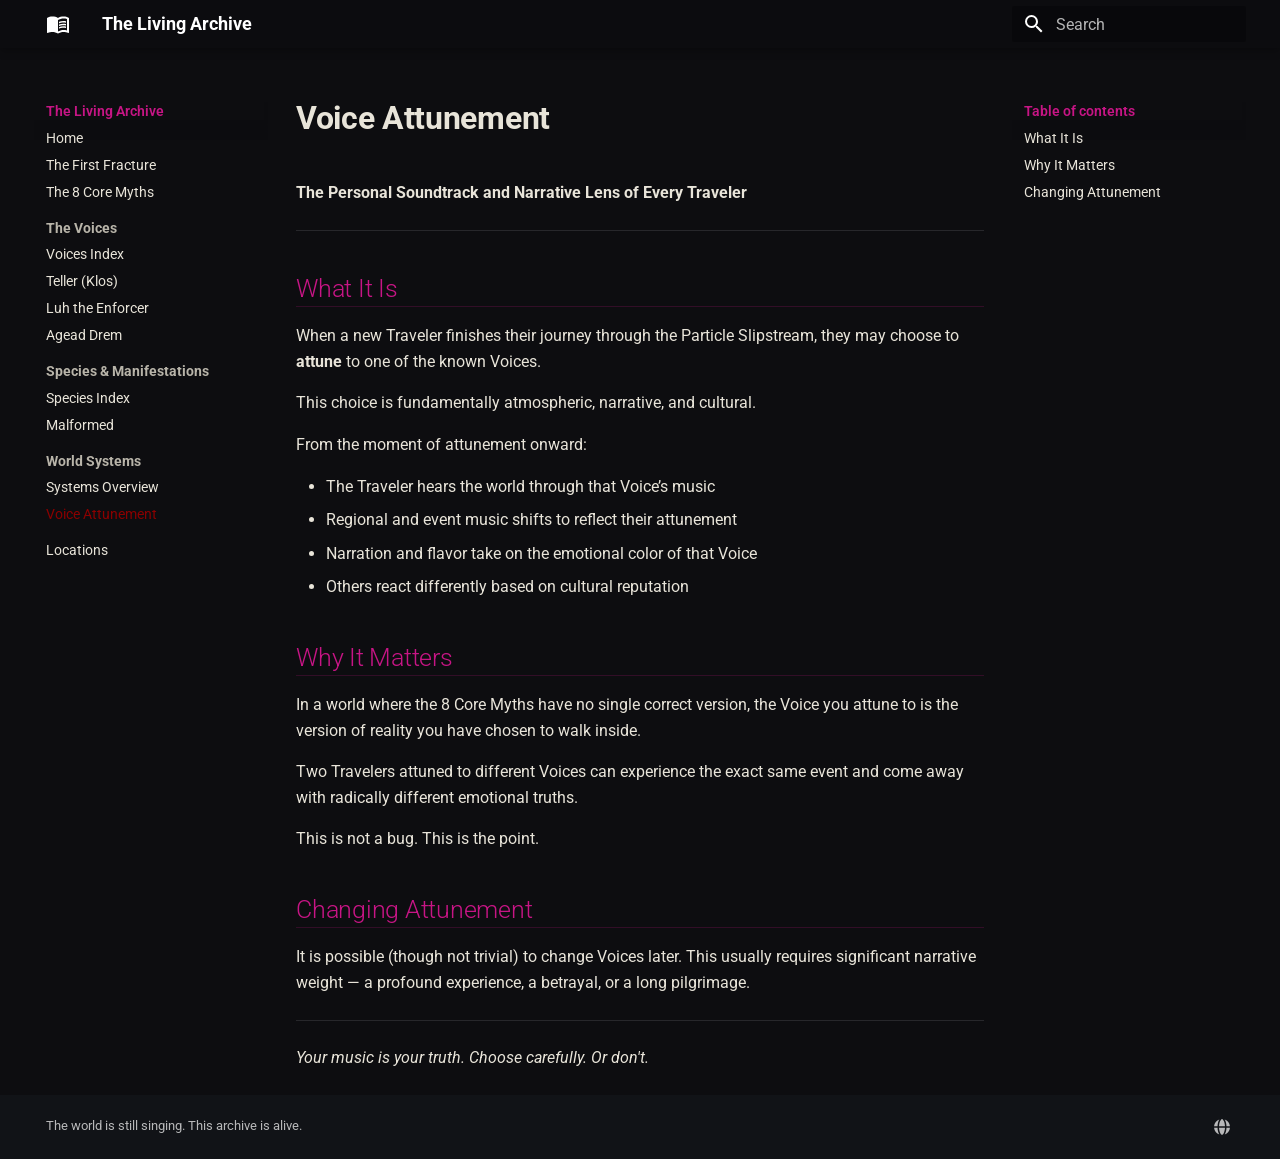
<file: Travelers/archive/site/world-systems/voice-attunement/index.html>
<!doctype html>
<html lang="en" class="no-js">
  <head>
    
      <meta charset="utf-8">
      <meta name="viewport" content="width=device-width,initial-scale=1">
      
        <meta name="description" content="Travelers — Tears of the Stars | A living record of the world after the First Fracture">
      
      
      
        <link rel="canonical" href="https://www.brainstainddev.com/travelers/world-systems/voice-attunement/">
      
      
        <link rel="prev" href="../">
      
      
        <link rel="next" href="../../locations/">
      
      
        
      
      
      <link rel="icon" href="../../assets/images/favicon.png">
      <meta name="generator" content="mkdocs-1.6.1, mkdocs-material-9.7.6">
    
    
      
        <title>Voice Attunement - The Living Archive</title>
      
    
    
      <link rel="stylesheet" href="../../assets/stylesheets/main.484c7ddc.min.css">
      
        
        <link rel="stylesheet" href="../../assets/stylesheets/palette.ab4e12ef.min.css">
      
      


    
    
      
    
    
      
        
        
        <link rel="preconnect" href="https://fonts.gstatic.com" crossorigin>
        <link rel="stylesheet" href="https://fonts.googleapis.com/css?family=Roboto:300,300i,400,400i,700,700i%7CRoboto+Mono:400,400i,700,700i&display=fallback">
        <style>:root{--md-text-font:"Roboto";--md-code-font:"Roboto Mono"}</style>
      
    
    
      <link rel="stylesheet" href="../../stylesheets/travelers.css">
    
    <script>__md_scope=new URL("../..",location),__md_hash=e=>[...e].reduce(((e,_)=>(e<<5)-e+_.charCodeAt(0)),0),__md_get=(e,_=localStorage,t=__md_scope)=>JSON.parse(_.getItem(t.pathname+"."+e)),__md_set=(e,_,t=localStorage,a=__md_scope)=>{try{t.setItem(a.pathname+"."+e,JSON.stringify(_))}catch(e){}}</script>
    
      

    
    
  </head>
  
  
    
    
    
    
    
    <body dir="ltr" data-md-color-scheme="slate" data-md-color-primary="custom" data-md-color-accent="pink">
  
    
    <input class="md-toggle" data-md-toggle="drawer" type="checkbox" id="__drawer" autocomplete="off">
    <input class="md-toggle" data-md-toggle="search" type="checkbox" id="__search" autocomplete="off">
    <label class="md-overlay" for="__drawer"></label>
    <div data-md-component="skip">
      
        
        <a href="#voice-attunement" class="md-skip">
          Skip to content
        </a>
      
    </div>
    <div data-md-component="announce">
      
    </div>
    
    
      

  

<header class="md-header md-header--shadow" data-md-component="header">
  <nav class="md-header__inner md-grid" aria-label="Header">
    <a href="../.." title="The Living Archive" class="md-header__button md-logo" aria-label="The Living Archive" data-md-component="logo">
      
  
  <svg xmlns="http://www.w3.org/2000/svg" viewBox="0 0 24 24"><path d="M12 21.5c-1.35-.85-3.8-1.5-5.5-1.5-1.65 0-3.35.3-4.75 1.05-.1.05-.15.05-.25.05-.25 0-.5-.25-.5-.5V6c.6-.45 1.25-.75 2-1 1.11-.35 2.33-.5 3.5-.5 1.95 0 4.05.4 5.5 1.5 1.45-1.1 3.55-1.5 5.5-1.5 1.17 0 2.39.15 3.5.5.75.25 1.4.55 2 1v14.6c0 .25-.25.5-.5.5-.1 0-.15 0-.25-.05-1.4-.75-3.1-1.05-4.75-1.05-1.7 0-4.15.65-5.5 1.5M12 8v11.5c1.35-.85 3.8-1.5 5.5-1.5 1.2 0 2.4.15 3.5.5V7c-1.1-.35-2.3-.5-3.5-.5-1.7 0-4.15.65-5.5 1.5m1 3.5c1.11-.68 2.6-1 4.5-1 .91 0 1.76.09 2.5.28V9.23c-.87-.15-1.71-.23-2.5-.23q-2.655 0-4.5.84zm4.5.17c-1.71 0-3.21.26-4.5.79v1.69c1.11-.65 2.6-.99 4.5-.99 1.04 0 1.88.08 2.5.24v-1.5c-.87-.16-1.71-.23-2.5-.23m2.5 2.9c-.87-.16-1.71-.24-2.5-.24-1.83 0-3.33.27-4.5.8v1.69c1.11-.66 2.6-.99 4.5-.99 1.04 0 1.88.08 2.5.24z"/></svg>

    </a>
    <label class="md-header__button md-icon" for="__drawer">
      
      <svg xmlns="http://www.w3.org/2000/svg" viewBox="0 0 24 24"><path d="M3 6h18v2H3zm0 5h18v2H3zm0 5h18v2H3z"/></svg>
    </label>
    <div class="md-header__title" data-md-component="header-title">
      <div class="md-header__ellipsis">
        <div class="md-header__topic">
          <span class="md-ellipsis">
            The Living Archive
          </span>
        </div>
        <div class="md-header__topic" data-md-component="header-topic">
          <span class="md-ellipsis">
            
              Voice Attunement
            
          </span>
        </div>
      </div>
    </div>
    
      
    
    
    
    
      
      
        <label class="md-header__button md-icon" for="__search">
          
          <svg xmlns="http://www.w3.org/2000/svg" viewBox="0 0 24 24"><path d="M9.5 3A6.5 6.5 0 0 1 16 9.5c0 1.61-.59 3.09-1.56 4.23l.27.27h.79l5 5-1.5 1.5-5-5v-.79l-.27-.27A6.52 6.52 0 0 1 9.5 16 6.5 6.5 0 0 1 3 9.5 6.5 6.5 0 0 1 9.5 3m0 2C7 5 5 7 5 9.5S7 14 9.5 14 14 12 14 9.5 12 5 9.5 5"/></svg>
        </label>
        <div class="md-search" data-md-component="search" role="dialog">
  <label class="md-search__overlay" for="__search"></label>
  <div class="md-search__inner" role="search">
    <form class="md-search__form" name="search">
      <input type="text" class="md-search__input" name="query" aria-label="Search" placeholder="Search" autocapitalize="off" autocorrect="off" autocomplete="off" spellcheck="false" data-md-component="search-query" required>
      <label class="md-search__icon md-icon" for="__search">
        
        <svg xmlns="http://www.w3.org/2000/svg" viewBox="0 0 24 24"><path d="M9.5 3A6.5 6.5 0 0 1 16 9.5c0 1.61-.59 3.09-1.56 4.23l.27.27h.79l5 5-1.5 1.5-5-5v-.79l-.27-.27A6.52 6.52 0 0 1 9.5 16 6.5 6.5 0 0 1 3 9.5 6.5 6.5 0 0 1 9.5 3m0 2C7 5 5 7 5 9.5S7 14 9.5 14 14 12 14 9.5 12 5 9.5 5"/></svg>
        
        <svg xmlns="http://www.w3.org/2000/svg" viewBox="0 0 24 24"><path d="M20 11v2H8l5.5 5.5-1.42 1.42L4.16 12l7.92-7.92L13.5 5.5 8 11z"/></svg>
      </label>
      <nav class="md-search__options" aria-label="Search">
        
        <button type="reset" class="md-search__icon md-icon" title="Clear" aria-label="Clear" tabindex="-1">
          
          <svg xmlns="http://www.w3.org/2000/svg" viewBox="0 0 24 24"><path d="M19 6.41 17.59 5 12 10.59 6.41 5 5 6.41 10.59 12 5 17.59 6.41 19 12 13.41 17.59 19 19 17.59 13.41 12z"/></svg>
        </button>
      </nav>
      
        <div class="md-search__suggest" data-md-component="search-suggest"></div>
      
    </form>
    <div class="md-search__output">
      <div class="md-search__scrollwrap" tabindex="0" data-md-scrollfix>
        <div class="md-search-result" data-md-component="search-result">
          <div class="md-search-result__meta">
            Initializing search
          </div>
          <ol class="md-search-result__list" role="presentation"></ol>
        </div>
      </div>
    </div>
  </div>
</div>
      
    
    
  </nav>
  
</header>
    
    <div class="md-container" data-md-component="container">
      
      
        
          
        
      
      <main class="md-main" data-md-component="main">
        <div class="md-main__inner md-grid">
          
            
              
              <div class="md-sidebar md-sidebar--primary" data-md-component="sidebar" data-md-type="navigation" >
                <div class="md-sidebar__scrollwrap">
                  <div class="md-sidebar__inner">
                    



<nav class="md-nav md-nav--primary" aria-label="Navigation" data-md-level="0">
  <label class="md-nav__title" for="__drawer">
    <a href="../.." title="The Living Archive" class="md-nav__button md-logo" aria-label="The Living Archive" data-md-component="logo">
      
  
  <svg xmlns="http://www.w3.org/2000/svg" viewBox="0 0 24 24"><path d="M12 21.5c-1.35-.85-3.8-1.5-5.5-1.5-1.65 0-3.35.3-4.75 1.05-.1.05-.15.05-.25.05-.25 0-.5-.25-.5-.5V6c.6-.45 1.25-.75 2-1 1.11-.35 2.33-.5 3.5-.5 1.95 0 4.05.4 5.5 1.5 1.45-1.1 3.55-1.5 5.5-1.5 1.17 0 2.39.15 3.5.5.75.25 1.4.55 2 1v14.6c0 .25-.25.5-.5.5-.1 0-.15 0-.25-.05-1.4-.75-3.1-1.05-4.75-1.05-1.7 0-4.15.65-5.5 1.5M12 8v11.5c1.35-.85 3.8-1.5 5.5-1.5 1.2 0 2.4.15 3.5.5V7c-1.1-.35-2.3-.5-3.5-.5-1.7 0-4.15.65-5.5 1.5m1 3.5c1.11-.68 2.6-1 4.5-1 .91 0 1.76.09 2.5.28V9.23c-.87-.15-1.71-.23-2.5-.23q-2.655 0-4.5.84zm4.5.17c-1.71 0-3.21.26-4.5.79v1.69c1.11-.65 2.6-.99 4.5-.99 1.04 0 1.88.08 2.5.24v-1.5c-.87-.16-1.71-.23-2.5-.23m2.5 2.9c-.87-.16-1.71-.24-2.5-.24-1.83 0-3.33.27-4.5.8v1.69c1.11-.66 2.6-.99 4.5-.99 1.04 0 1.88.08 2.5.24z"/></svg>

    </a>
    The Living Archive
  </label>
  
  <ul class="md-nav__list" data-md-scrollfix>
    
      
      
  
  
  
  
    <li class="md-nav__item">
      <a href="../.." class="md-nav__link">
        
  
  
  <span class="md-ellipsis">
    
  
    Home
  

    
  </span>
  
  

      </a>
    </li>
  

    
      
      
  
  
  
  
    <li class="md-nav__item">
      <a href="../../foundation/the-first-fracture/" class="md-nav__link">
        
  
  
  <span class="md-ellipsis">
    
  
    The First Fracture
  

    
  </span>
  
  

      </a>
    </li>
  

    
      
      
  
  
  
  
    <li class="md-nav__item">
      <a href="../../foundation/the-8-myths/" class="md-nav__link">
        
  
  
  <span class="md-ellipsis">
    
  
    The 8 Core Myths
  

    
  </span>
  
  

      </a>
    </li>
  

    
      
      
  
  
  
  
    
    
    
    
      
        
        
      
    
    
    <li class="md-nav__item md-nav__item--section md-nav__item--nested">
      
        
        
          
        
        <input class="md-nav__toggle md-toggle md-toggle--indeterminate" type="checkbox" id="__nav_4" >
        
          
          <label class="md-nav__link" for="__nav_4" id="__nav_4_label" tabindex="">
            
  
  
  <span class="md-ellipsis">
    
  
    The Voices
  

    
  </span>
  
  

            <span class="md-nav__icon md-icon"></span>
          </label>
        
        <nav class="md-nav" data-md-level="1" aria-labelledby="__nav_4_label" aria-expanded="false">
          <label class="md-nav__title" for="__nav_4">
            <span class="md-nav__icon md-icon"></span>
            
  
    The Voices
  

          </label>
          <ul class="md-nav__list" data-md-scrollfix>
            
              
                
  
  
  
  
    <li class="md-nav__item">
      <a href="../../voices/" class="md-nav__link">
        
  
  
  <span class="md-ellipsis">
    
  
    Voices Index
  

    
  </span>
  
  

      </a>
    </li>
  

              
            
              
                
  
  
  
  
    <li class="md-nav__item">
      <a href="../../voices/teller/" class="md-nav__link">
        
  
  
  <span class="md-ellipsis">
    
  
    Teller (Klos)
  

    
  </span>
  
  

      </a>
    </li>
  

              
            
              
                
  
  
  
  
    <li class="md-nav__item">
      <a href="../../voices/luhtheEnforcer/" class="md-nav__link">
        
  
  
  <span class="md-ellipsis">
    
  
    Luh the Enforcer
  

    
  </span>
  
  

      </a>
    </li>
  

              
            
              
                
  
  
  
  
    <li class="md-nav__item">
      <a href="../../voices/ageadDrem/" class="md-nav__link">
        
  
  
  <span class="md-ellipsis">
    
  
    Agead Drem
  

    
  </span>
  
  

      </a>
    </li>
  

              
            
          </ul>
        </nav>
      
    </li>
  

    
      
      
  
  
  
  
    
    
    
    
      
        
        
      
    
    
    <li class="md-nav__item md-nav__item--section md-nav__item--nested">
      
        
        
          
        
        <input class="md-nav__toggle md-toggle md-toggle--indeterminate" type="checkbox" id="__nav_5" >
        
          
          <label class="md-nav__link" for="__nav_5" id="__nav_5_label" tabindex="">
            
  
  
  <span class="md-ellipsis">
    
  
    Species & Manifestations
  

    
  </span>
  
  

            <span class="md-nav__icon md-icon"></span>
          </label>
        
        <nav class="md-nav" data-md-level="1" aria-labelledby="__nav_5_label" aria-expanded="false">
          <label class="md-nav__title" for="__nav_5">
            <span class="md-nav__icon md-icon"></span>
            
  
    Species & Manifestations
  

          </label>
          <ul class="md-nav__list" data-md-scrollfix>
            
              
                
  
  
  
  
    <li class="md-nav__item">
      <a href="../../species/" class="md-nav__link">
        
  
  
  <span class="md-ellipsis">
    
  
    Species Index
  

    
  </span>
  
  

      </a>
    </li>
  

              
            
              
                
  
  
  
  
    <li class="md-nav__item">
      <a href="../../species/malformed/" class="md-nav__link">
        
  
  
  <span class="md-ellipsis">
    
  
    Malformed
  

    
  </span>
  
  

      </a>
    </li>
  

              
            
          </ul>
        </nav>
      
    </li>
  

    
      
      
  
  
    
  
  
  
    
    
    
    
      
        
        
      
    
    
    <li class="md-nav__item md-nav__item--active md-nav__item--section md-nav__item--nested">
      
        
        
        <input class="md-nav__toggle md-toggle " type="checkbox" id="__nav_6" checked>
        
          
          <label class="md-nav__link" for="__nav_6" id="__nav_6_label" tabindex="">
            
  
  
  <span class="md-ellipsis">
    
  
    World Systems
  

    
  </span>
  
  

            <span class="md-nav__icon md-icon"></span>
          </label>
        
        <nav class="md-nav" data-md-level="1" aria-labelledby="__nav_6_label" aria-expanded="true">
          <label class="md-nav__title" for="__nav_6">
            <span class="md-nav__icon md-icon"></span>
            
  
    World Systems
  

          </label>
          <ul class="md-nav__list" data-md-scrollfix>
            
              
                
  
  
  
  
    <li class="md-nav__item">
      <a href="../" class="md-nav__link">
        
  
  
  <span class="md-ellipsis">
    
  
    Systems Overview
  

    
  </span>
  
  

      </a>
    </li>
  

              
            
              
                
  
  
    
  
  
  
    <li class="md-nav__item md-nav__item--active">
      
      <input class="md-nav__toggle md-toggle" type="checkbox" id="__toc">
      
      
        
      
      
        <label class="md-nav__link md-nav__link--active" for="__toc">
          
  
  
  <span class="md-ellipsis">
    
  
    Voice Attunement
  

    
  </span>
  
  

          <span class="md-nav__icon md-icon"></span>
        </label>
      
      <a href="./" class="md-nav__link md-nav__link--active">
        
  
  
  <span class="md-ellipsis">
    
  
    Voice Attunement
  

    
  </span>
  
  

      </a>
      
        

<nav class="md-nav md-nav--secondary" aria-label="Table of contents">
  
  
  
    
  
  
    <label class="md-nav__title" for="__toc">
      <span class="md-nav__icon md-icon"></span>
      Table of contents
    </label>
    <ul class="md-nav__list" data-md-component="toc" data-md-scrollfix>
      
        <li class="md-nav__item">
  <a href="#what-it-is" class="md-nav__link">
    <span class="md-ellipsis">
      
        What It Is
      
    </span>
  </a>
  
</li>
      
        <li class="md-nav__item">
  <a href="#why-it-matters" class="md-nav__link">
    <span class="md-ellipsis">
      
        Why It Matters
      
    </span>
  </a>
  
</li>
      
        <li class="md-nav__item">
  <a href="#changing-attunement" class="md-nav__link">
    <span class="md-ellipsis">
      
        Changing Attunement
      
    </span>
  </a>
  
</li>
      
    </ul>
  
</nav>
      
    </li>
  

              
            
          </ul>
        </nav>
      
    </li>
  

    
      
      
  
  
  
  
    <li class="md-nav__item">
      <a href="../../locations/" class="md-nav__link">
        
  
  
  <span class="md-ellipsis">
    
  
    Locations
  

    
  </span>
  
  

      </a>
    </li>
  

    
  </ul>
</nav>
                  </div>
                </div>
              </div>
            
            
              
              <div class="md-sidebar md-sidebar--secondary" data-md-component="sidebar" data-md-type="toc" >
                <div class="md-sidebar__scrollwrap">
                  <div class="md-sidebar__inner">
                    

<nav class="md-nav md-nav--secondary" aria-label="Table of contents">
  
  
  
    
  
  
    <label class="md-nav__title" for="__toc">
      <span class="md-nav__icon md-icon"></span>
      Table of contents
    </label>
    <ul class="md-nav__list" data-md-component="toc" data-md-scrollfix>
      
        <li class="md-nav__item">
  <a href="#what-it-is" class="md-nav__link">
    <span class="md-ellipsis">
      
        What It Is
      
    </span>
  </a>
  
</li>
      
        <li class="md-nav__item">
  <a href="#why-it-matters" class="md-nav__link">
    <span class="md-ellipsis">
      
        Why It Matters
      
    </span>
  </a>
  
</li>
      
        <li class="md-nav__item">
  <a href="#changing-attunement" class="md-nav__link">
    <span class="md-ellipsis">
      
        Changing Attunement
      
    </span>
  </a>
  
</li>
      
    </ul>
  
</nav>
                  </div>
                </div>
              </div>
            
          
          
            <div class="md-content" data-md-component="content">
              
              <article class="md-content__inner md-typeset">
                
                  



<h1 id="voice-attunement">Voice Attunement<a class="headerlink" href="#voice-attunement" title="Permanent link">&para;</a></h1>
<p><strong>The Personal Soundtrack and Narrative Lens of Every Traveler</strong></p>
<hr />
<h2 id="what-it-is">What It Is<a class="headerlink" href="#what-it-is" title="Permanent link">&para;</a></h2>
<p>When a new Traveler finishes their journey through the Particle Slipstream, they may choose to <strong>attune</strong> to one of the known Voices.</p>
<p>This choice is fundamentally atmospheric, narrative, and cultural.</p>
<p>From the moment of attunement onward:</p>
<ul>
<li>The Traveler hears the world through that Voice’s music</li>
<li>Regional and event music shifts to reflect their attunement</li>
<li>Narration and flavor take on the emotional color of that Voice</li>
<li>Others react differently based on cultural reputation</li>
</ul>
<h2 id="why-it-matters">Why It Matters<a class="headerlink" href="#why-it-matters" title="Permanent link">&para;</a></h2>
<p>In a world where the 8 Core Myths have no single correct version, the Voice you attune to is the version of reality you have chosen to walk inside.</p>
<p>Two Travelers attuned to different Voices can experience the exact same event and come away with radically different emotional truths.</p>
<p>This is not a bug. This is the point.</p>
<h2 id="changing-attunement">Changing Attunement<a class="headerlink" href="#changing-attunement" title="Permanent link">&para;</a></h2>
<p>It is possible (though not trivial) to change Voices later. This usually requires significant narrative weight — a profound experience, a betrayal, or a long pilgrimage.</p>
<hr />
<p><em>Your music is your truth. Choose carefully. Or don't.</em></p>












                
              </article>
            </div>
          
          
<script>var target=document.getElementById(location.hash.slice(1));target&&target.name&&(target.checked=target.name.startsWith("__tabbed_"))</script>
        </div>
        
          <button type="button" class="md-top md-icon" data-md-component="top" hidden>
  
  <svg xmlns="http://www.w3.org/2000/svg" viewBox="0 0 24 24"><path d="M13 20h-2V8l-5.5 5.5-1.42-1.42L12 4.16l7.92 7.92-1.42 1.42L13 8z"/></svg>
  Back to top
</button>
        
      </main>
      
        <footer class="md-footer">
  
  <div class="md-footer-meta md-typeset">
    <div class="md-footer-meta__inner md-grid">
      <div class="md-copyright">
  
    <div class="md-copyright__highlight">
      The world is still singing. This archive is alive.
    </div>
  
  
</div>
      
        
<div class="md-social">
  
    
    
    
    
    <a href="https://www.brainstainddev.com/travelers" target="_blank" rel="noopener" title="Return to the Surface" class="md-social__link">
      <svg xmlns="http://www.w3.org/2000/svg" viewBox="0 0 512 512"><!--! Font Awesome Free 7.1.0 by @fontawesome - https://fontawesome.com License - https://fontawesome.com/license/free (Icons: CC BY 4.0, Fonts: SIL OFL 1.1, Code: MIT License) Copyright 2025 Fonticons, Inc.--><path d="M351.9 280H161c2.9 64.5 17.2 123.9 37.5 167.4 11.4 24.5 23.7 41.8 35.1 52.4 11.2 10.5 18.9 12.2 22.9 12.2s11.7-1.7 22.9-12.2c11.4-10.6 23.7-28 35.1-52.4 20.3-43.5 34.6-102.9 37.5-167.4zm-191-48h190.9c-2.8-64.5-17.1-123.9-37.4-167.4-11.4-24.4-23.7-41.8-35.1-52.4C268.1 1.7 260.4 0 256.4 0s-11.7 1.7-22.9 12.2c-11.4 10.6-23.7 28-35.1 52.4-20.3 43.5-34.6 102.9-37.5 167.4m-48 0c3.5-85.6 25.6-165.1 57.9-217.3C78.7 47.3 10.9 131.2 1.5 232zM1.5 280c9.4 100.8 77.2 184.7 169.3 217.3-32.3-52.2-54.4-131.7-57.9-217.3zm398.4 0c-3.5 85.6-25.6 165.1-57.9 217.3 92.1-32.7 159.9-116.5 169.3-217.3zm111.4-48C501.9 131.2 434.1 47.3 342 14.7c32.3 52.2 54.4 131.7 57.9 217.3z"/></svg>
    </a>
  
</div>
      
    </div>
  </div>
</footer>
      
    </div>
    <div class="md-dialog" data-md-component="dialog">
      <div class="md-dialog__inner md-typeset"></div>
    </div>
    
    
    
      
      
      <script id="__config" type="application/json">{"annotate": null, "base": "../..", "features": ["navigation.instant", "navigation.tracking", "navigation.sections", "navigation.expand", "navigation.top", "search.suggest", "search.highlight", "content.tabs", "content.code.copy"], "search": "../../assets/javascripts/workers/search.2c215733.min.js", "tags": null, "translations": {"clipboard.copied": "Copied to clipboard", "clipboard.copy": "Copy to clipboard", "search.result.more.one": "1 more on this page", "search.result.more.other": "# more on this page", "search.result.none": "No matching documents", "search.result.one": "1 matching document", "search.result.other": "# matching documents", "search.result.placeholder": "Type to start searching", "search.result.term.missing": "Missing", "select.version": "Select version"}, "version": null}</script>
    
    
      <script src="../../assets/javascripts/bundle.79ae519e.min.js"></script>
      
    
  </body>
</html>
</file>
<file: Travelers/archive/site/stylesheets/travelers.css>
/* Travelers Living Archive - Custom Theme */
:root {
  --md-primary-fg-color: #8B0000;        /* Deep crimson */
  --md-accent-fg-color: #C71585;         /* Medium violet red / hot pink */
}

/* Stronger dark cosmic background */
[data-md-color-scheme="slate"] {
  --md-default-bg-color: #0D0D10;
  --md-default-fg-color: #E8E4D9;
  --md-default-fg-color--light: #B8B4A9;
  --md-default-fg-color--lighter: #88847A;
  
  --md-code-bg-color: #16161A;
  --md-code-fg-color: #E8E4D9;
}

/* Atmospheric touches */
.md-header {
  background-color: rgba(13, 13, 16, 0.95);
  backdrop-filter: blur(8px);
}

.md-nav__title {
  font-weight: 600;
  color: #C71585;
}

.md-typeset h1 {
  font-weight: 700;
  color: #E8E4D9;
}

.md-typeset h2 {
  color: #C71585;
  border-bottom: 1px solid rgba(199, 21, 133, 0.2);
}

/* Quote styling for lore flavor */
.md-typeset blockquote {
  border-left-color: #8B0000;
  background-color: rgba(139, 0, 0, 0.08);
}

/* Voice cards / status badges feel */
.md-typeset table th {
  background-color: #1A1A20;
  color: #C71585;
}

/* Make links feel more "in-world" */
.md-typeset a {
  color: #C71585;
}

.md-typeset a:hover {
  color: #E8E4D9;
  text-decoration: underline;
}

/* Footer */
.md-footer {
  background-color: #0A0A0C;
}
</file>
<file: Travelers/archive/site/assets/stylesheets/main.484c7ddc.min.css>
@charset "UTF-8";html{-webkit-text-size-adjust:none;-moz-text-size-adjust:none;text-size-adjust:none;box-sizing:border-box}*,:after,:before{box-sizing:inherit}@media (prefers-reduced-motion){*,:after,:before{transition:none!important}}body{margin:0}a,button,input,label{-webkit-tap-highlight-color:transparent}a{color:inherit;text-decoration:none}hr{border:0;box-sizing:initial;display:block;height:.05rem;overflow:visible;padding:0}small{font-size:80%}sub,sup{line-height:1em}img{border-style:none}table{border-collapse:initial;border-spacing:0}td,th{font-weight:400;vertical-align:top}button{background:#0000;border:0;font-family:inherit;font-size:inherit;margin:0;padding:0}input{border:0;outline:none}:root{--md-primary-fg-color:#4051b5;--md-primary-fg-color--light:#5d6cc0;--md-primary-fg-color--dark:#303fa1;--md-primary-bg-color:#fff;--md-primary-bg-color--light:#ffffffb3;--md-accent-fg-color:#526cfe;--md-accent-fg-color--transparent:#526cfe1a;--md-accent-bg-color:#fff;--md-accent-bg-color--light:#ffffffb3}[data-md-color-scheme=default]{color-scheme:light}[data-md-color-scheme=default] img[src$="#gh-dark-mode-only"],[data-md-color-scheme=default] img[src$="#only-dark"]{display:none}:root,[data-md-color-scheme=default]{--md-hue:225deg;--md-default-fg-color:#000000de;--md-default-fg-color--light:#0000008a;--md-default-fg-color--lighter:#00000052;--md-default-fg-color--lightest:#00000012;--md-default-bg-color:#fff;--md-default-bg-color--light:#ffffffb3;--md-default-bg-color--lighter:#ffffff4d;--md-default-bg-color--lightest:#ffffff1f;--md-code-fg-color:#36464e;--md-code-bg-color:#f5f5f5;--md-code-bg-color--light:#f5f5f5b3;--md-code-bg-color--lighter:#f5f5f54d;--md-code-hl-color:#4287ff;--md-code-hl-color--light:#4287ff1a;--md-code-hl-number-color:#d52a2a;--md-code-hl-special-color:#db1457;--md-code-hl-function-color:#a846b9;--md-code-hl-constant-color:#6e59d9;--md-code-hl-keyword-color:#3f6ec6;--md-code-hl-string-color:#1c7d4d;--md-code-hl-name-color:var(--md-code-fg-color);--md-code-hl-operator-color:var(--md-default-fg-color--light);--md-code-hl-punctuation-color:var(--md-default-fg-color--light);--md-code-hl-comment-color:var(--md-default-fg-color--light);--md-code-hl-generic-color:var(--md-default-fg-color--light);--md-code-hl-variable-color:var(--md-default-fg-color--light);--md-typeset-color:var(--md-default-fg-color);--md-typeset-a-color:var(--md-primary-fg-color);--md-typeset-del-color:#f5503d26;--md-typeset-ins-color:#0bd57026;--md-typeset-kbd-color:#fafafa;--md-typeset-kbd-accent-color:#fff;--md-typeset-kbd-border-color:#b8b8b8;--md-typeset-mark-color:#ffff0080;--md-typeset-table-color:#0000001f;--md-typeset-table-color--light:rgba(0,0,0,.035);--md-admonition-fg-color:var(--md-default-fg-color);--md-admonition-bg-color:var(--md-default-bg-color);--md-warning-fg-color:#000000de;--md-warning-bg-color:#ff9;--md-footer-fg-color:#fff;--md-footer-fg-color--light:#ffffffb3;--md-footer-fg-color--lighter:#ffffff73;--md-footer-bg-color:#000000de;--md-footer-bg-color--dark:#00000052;--md-shadow-z1:0 0.2rem 0.5rem #0000000d,0 0 0.05rem #0000001a;--md-shadow-z2:0 0.2rem 0.5rem #0000001a,0 0 0.05rem #00000040;--md-shadow-z3:0 0.2rem 0.5rem #0003,0 0 0.05rem #00000059}.md-icon svg{fill:currentcolor;display:block;height:1.2rem;width:1.2rem}body{-webkit-font-smoothing:antialiased;-moz-osx-font-smoothing:grayscale;--md-text-font-family:var(--md-text-font,_),-apple-system,BlinkMacSystemFont,Helvetica,Arial,sans-serif;--md-code-font-family:var(--md-code-font,_),SFMono-Regular,Consolas,Menlo,monospace}aside,body,input{font-feature-settings:"kern","liga";color:var(--md-typeset-color);font-family:var(--md-text-font-family)}code,kbd,pre{font-feature-settings:"kern";font-family:var(--md-code-font-family)}:root{--md-typeset-table-sort-icon:url('data:image/svg+xml;charset=utf-8,<svg xmlns="http://www.w3.org/2000/svg" viewBox="0 0 24 24"><path d="m18 21-4-4h3V7h-3l4-4 4 4h-3v10h3M2 19v-2h10v2M2 13v-2h7v2M2 7V5h4v2z"/></svg>');--md-typeset-table-sort-icon--asc:url('data:image/svg+xml;charset=utf-8,<svg xmlns="http://www.w3.org/2000/svg" viewBox="0 0 24 24"><path d="M19 17h3l-4 4-4-4h3V3h2M2 17h10v2H2M6 5v2H2V5m0 6h7v2H2z"/></svg>');--md-typeset-table-sort-icon--desc:url('data:image/svg+xml;charset=utf-8,<svg xmlns="http://www.w3.org/2000/svg" viewBox="0 0 24 24"><path d="M19 7h3l-4-4-4 4h3v14h2M2 17h10v2H2M6 5v2H2V5m0 6h7v2H2z"/></svg>')}.md-typeset{-webkit-print-color-adjust:exact;color-adjust:exact;font-size:.8rem;line-height:1.6;overflow-wrap:break-word}@media print{.md-typeset{font-size:.68rem}}.md-typeset blockquote,.md-typeset dl,.md-typeset figure,.md-typeset ol,.md-typeset pre,.md-typeset ul{margin-bottom:1em;margin-top:1em}.md-typeset h1{color:var(--md-default-fg-color--light);font-size:2em;line-height:1.3;margin:0 0 1.25em}.md-typeset h1,.md-typeset h2{font-weight:300;letter-spacing:-.01em}.md-typeset h2{font-size:1.5625em;line-height:1.4;margin:1.6em 0 .64em}.md-typeset h3{font-size:1.25em;font-weight:400;letter-spacing:-.01em;line-height:1.5;margin:1.6em 0 .8em}.md-typeset h2+h3{margin-top:.8em}.md-typeset h4{font-weight:700;letter-spacing:-.01em;margin:1em 0}.md-typeset h5,.md-typeset h6{color:var(--md-default-fg-color--light);font-size:.8em;font-weight:700;letter-spacing:-.01em;margin:1.25em 0}.md-typeset h5{text-transform:uppercase}.md-typeset h5 code{text-transform:none}.md-typeset hr{border-bottom:.05rem solid var(--md-default-fg-color--lightest);display:flow-root;margin:1.5em 0}.md-typeset a{color:var(--md-typeset-a-color);word-break:break-word}.md-typeset a,.md-typeset a:before{transition:color 125ms}.md-typeset a:focus,.md-typeset a:hover{color:var(--md-accent-fg-color)}.md-typeset a:focus code,.md-typeset a:hover code{background-color:var(--md-accent-fg-color--transparent);color:var(--md-accent-fg-color)}.md-typeset a code{color:var(--md-typeset-a-color)}.md-typeset a.focus-visible{outline-color:var(--md-accent-fg-color);outline-offset:.2rem}.md-typeset code,.md-typeset kbd,.md-typeset pre{color:var(--md-code-fg-color);direction:ltr;font-variant-ligatures:none;transition:background-color 125ms}@media print{.md-typeset code,.md-typeset kbd,.md-typeset pre{white-space:pre-wrap}}.md-typeset code{background-color:var(--md-code-bg-color);border-radius:.1rem;-webkit-box-decoration-break:clone;box-decoration-break:clone;font-size:.85em;padding:0 .2941176471em;transition:color 125ms,background-color 125ms;word-break:break-word}.md-typeset code:not(.focus-visible){-webkit-tap-highlight-color:transparent;outline:none}.md-typeset pre{display:flow-root;line-height:1.4;position:relative}.md-typeset pre>code{-webkit-box-decoration-break:slice;box-decoration-break:slice;box-shadow:none;display:block;margin:0;outline-color:var(--md-accent-fg-color);overflow:auto;padding:.7720588235em 1.1764705882em;scrollbar-color:var(--md-default-fg-color--lighter) #0000;scrollbar-width:thin;touch-action:auto;word-break:normal}.md-typeset pre>code:hover{scrollbar-color:var(--md-accent-fg-color) #0000}.md-typeset pre>code::-webkit-scrollbar{height:.2rem;width:.2rem}.md-typeset pre>code::-webkit-scrollbar-thumb{background-color:var(--md-default-fg-color--lighter)}.md-typeset pre>code::-webkit-scrollbar-thumb:hover{background-color:var(--md-accent-fg-color)}.md-typeset kbd{background-color:var(--md-typeset-kbd-color);border-radius:.1rem;box-shadow:0 .1rem 0 .05rem var(--md-typeset-kbd-border-color),0 .1rem 0 var(--md-typeset-kbd-border-color),0 -.1rem .2rem var(--md-typeset-kbd-accent-color) inset;color:var(--md-default-fg-color);display:inline-block;font-size:.75em;padding:0 .6666666667em;vertical-align:text-top;word-break:break-word}.md-typeset mark{background-color:var(--md-typeset-mark-color);-webkit-box-decoration-break:clone;box-decoration-break:clone;color:inherit;word-break:break-word}.md-typeset abbr{cursor:help;text-decoration:none}.md-typeset [data-preview],.md-typeset abbr{border-bottom:.05rem dotted var(--md-default-fg-color--light)}.md-typeset small{opacity:.75}[dir=ltr] .md-typeset sub,[dir=ltr] .md-typeset sup{margin-left:.078125em}[dir=rtl] .md-typeset sub,[dir=rtl] .md-typeset sup{margin-right:.078125em}[dir=ltr] .md-typeset blockquote{padding-left:.6rem}[dir=rtl] .md-typeset blockquote{padding-right:.6rem}[dir=ltr] .md-typeset blockquote{border-left:.2rem solid var(--md-default-fg-color--lighter)}[dir=rtl] .md-typeset blockquote{border-right:.2rem solid var(--md-default-fg-color--lighter)}.md-typeset blockquote{color:var(--md-default-fg-color--light);margin-left:0;margin-right:0}.md-typeset ul{list-style-type:disc}.md-typeset ul[type]{list-style-type:revert-layer}[dir=ltr] .md-typeset ol,[dir=ltr] .md-typeset ul{margin-left:.625em}[dir=rtl] .md-typeset ol,[dir=rtl] .md-typeset ul{margin-right:.625em}.md-typeset ol,.md-typeset ul{padding:0}.md-typeset ol:not([hidden]),.md-typeset ul:not([hidden]){display:flow-root}.md-typeset ol ol,.md-typeset ul ol{list-style-type:lower-alpha}.md-typeset ol ol ol,.md-typeset ul ol ol{list-style-type:lower-roman}.md-typeset ol ol ol ol,.md-typeset ul ol ol ol{list-style-type:upper-alpha}.md-typeset ol ol ol ol ol,.md-typeset ul ol ol ol ol{list-style-type:upper-roman}.md-typeset ol[type],.md-typeset ul[type]{list-style-type:revert-layer}[dir=ltr] .md-typeset ol li,[dir=ltr] .md-typeset ul li{margin-left:1.25em}[dir=rtl] .md-typeset ol li,[dir=rtl] .md-typeset ul li{margin-right:1.25em}.md-typeset ol li,.md-typeset ul li{margin-bottom:.5em}.md-typeset ol li blockquote,.md-typeset ol li p,.md-typeset ul li blockquote,.md-typeset ul li p{margin:.5em 0}.md-typeset ol li:last-child,.md-typeset ul li:last-child{margin-bottom:0}[dir=ltr] .md-typeset ol li ol,[dir=ltr] .md-typeset ol li ul,[dir=ltr] .md-typeset ul li ol,[dir=ltr] .md-typeset ul li ul{margin-left:.625em}[dir=rtl] .md-typeset ol li ol,[dir=rtl] .md-typeset ol li ul,[dir=rtl] .md-typeset ul li ol,[dir=rtl] .md-typeset ul li ul{margin-right:.625em}.md-typeset ol li ol,.md-typeset ol li ul,.md-typeset ul li ol,.md-typeset ul li ul{margin-bottom:.5em;margin-top:.5em}[dir=ltr] .md-typeset dd{margin-left:1.875em}[dir=rtl] .md-typeset dd{margin-right:1.875em}.md-typeset dd{margin-bottom:1.5em;margin-top:1em}.md-typeset img,.md-typeset svg,.md-typeset video{height:auto;max-width:100%}.md-typeset img[align=left]{margin:1em 1em 1em 0}.md-typeset img[align=right]{margin:1em 0 1em 1em}.md-typeset img[align]:only-child{margin-top:0}.md-typeset figure{display:flow-root;margin:1em auto;max-width:100%;text-align:center;width:fit-content}.md-typeset figure img{display:block;margin:0 auto}.md-typeset figcaption{font-style:italic;margin:1em auto;max-width:24rem}.md-typeset iframe{max-width:100%}.md-typeset table:not([class]){background-color:var(--md-default-bg-color);border:.05rem solid var(--md-typeset-table-color);border-radius:.1rem;display:inline-block;font-size:.64rem;max-width:100%;overflow:auto;touch-action:auto}@media print{.md-typeset table:not([class]){display:table}}.md-typeset table:not([class])+*{margin-top:1.5em}.md-typeset table:not([class]) td>:first-child,.md-typeset table:not([class]) th>:first-child{margin-top:0}.md-typeset table:not([class]) td>:last-child,.md-typeset table:not([class]) th>:last-child{margin-bottom:0}.md-typeset table:not([class]) td:not([align]),.md-typeset table:not([class]) th:not([align]){text-align:left}[dir=rtl] .md-typeset table:not([class]) td:not([align]),[dir=rtl] .md-typeset table:not([class]) th:not([align]){text-align:right}.md-typeset table:not([class]) th{font-weight:700;min-width:5rem;padding:.9375em 1.25em;vertical-align:top}.md-typeset table:not([class]) td{border-top:.05rem solid var(--md-typeset-table-color);padding:.9375em 1.25em;vertical-align:top}.md-typeset table:not([class]) tbody tr{transition:background-color 125ms}.md-typeset table:not([class]) tbody tr:hover{background-color:var(--md-typeset-table-color--light);box-shadow:0 .05rem 0 var(--md-default-bg-color) inset}.md-typeset table:not([class]) a{word-break:normal}.md-typeset table th[role=columnheader]{cursor:pointer}[dir=ltr] .md-typeset table th[role=columnheader]:after{margin-left:.5em}[dir=rtl] .md-typeset table th[role=columnheader]:after{margin-right:.5em}.md-typeset table th[role=columnheader]:after{content:"";display:inline-block;height:1.2em;-webkit-mask-image:var(--md-typeset-table-sort-icon);mask-image:var(--md-typeset-table-sort-icon);-webkit-mask-repeat:no-repeat;mask-repeat:no-repeat;-webkit-mask-size:contain;mask-size:contain;transition:background-color 125ms;vertical-align:text-bottom;width:1.2em}.md-typeset table th[role=columnheader]:hover:after{background-color:var(--md-default-fg-color--lighter)}.md-typeset table th[role=columnheader][aria-sort=ascending]:after{background-color:var(--md-default-fg-color--light);-webkit-mask-image:var(--md-typeset-table-sort-icon--asc);mask-image:var(--md-typeset-table-sort-icon--asc)}.md-typeset table th[role=columnheader][aria-sort=descending]:after{background-color:var(--md-default-fg-color--light);-webkit-mask-image:var(--md-typeset-table-sort-icon--desc);mask-image:var(--md-typeset-table-sort-icon--desc)}.md-typeset__scrollwrap{margin:1em -.8rem;overflow-x:auto;touch-action:auto}.md-typeset__table{display:inline-block;margin-bottom:.5em;padding:0 .8rem}@media print{.md-typeset__table{display:block}}html .md-typeset__table table{display:table;margin:0;overflow:hidden;width:100%}@media screen and (max-width:44.984375em){.md-content__inner>pre{margin:1em -.8rem}.md-content__inner>pre code{border-radius:0}}.md-typeset .md-author{border-radius:100%;display:block;flex-shrink:0;height:1.6rem;overflow:hidden;position:relative;transition:color 125ms,transform 125ms;width:1.6rem}.md-typeset .md-author img{display:block}.md-typeset .md-author--more{background:var(--md-default-fg-color--lightest);color:var(--md-default-fg-color--lighter);font-size:.6rem;font-weight:700;line-height:1.6rem;text-align:center}.md-typeset .md-author--long{height:2.4rem;width:2.4rem}.md-typeset a.md-author{transform:scale(1)}.md-typeset a.md-author img{border-radius:100%;filter:grayscale(100%) opacity(75%);transition:filter 125ms}.md-typeset a.md-author:focus,.md-typeset a.md-author:hover{transform:scale(1.1);z-index:1}.md-typeset a.md-author:focus img,.md-typeset a.md-author:hover img{filter:grayscale(0)}.md-banner{background-color:var(--md-footer-bg-color);color:var(--md-footer-fg-color);overflow:auto}@media print{.md-banner{display:none}}.md-banner--warning{background-color:var(--md-warning-bg-color);color:var(--md-warning-fg-color)}.md-banner__inner{font-size:.7rem;margin:.6rem auto;padding:0 .8rem}[dir=ltr] .md-banner__button{float:right}[dir=rtl] .md-banner__button{float:left}.md-banner__button{color:inherit;cursor:pointer;transition:opacity .25s}.no-js .md-banner__button{display:none}.md-banner__button:hover{opacity:.7}html{font-size:125%;height:100%;overflow-x:hidden}@media screen and (min-width:100em){html{font-size:137.5%}}@media screen and (min-width:125em){html{font-size:150%}}body{background-color:var(--md-default-bg-color);display:flex;flex-direction:column;font-size:.5rem;min-height:100%;position:relative;width:100%}@media print{body{display:block}}@media screen and (max-width:59.984375em){body[data-md-scrolllock]{position:fixed}}.md-grid{margin-left:auto;margin-right:auto;max-width:61rem}.md-container{display:flex;flex-direction:column;flex-grow:1}@media print{.md-container{display:block}}.md-main{flex-grow:1}.md-main__inner{display:flex;height:100%;margin-top:1.5rem}.md-ellipsis{overflow:hidden;text-overflow:ellipsis}.md-toggle{display:none}.md-option{height:0;opacity:0;position:absolute;width:0}.md-option:checked+label:not([hidden]){display:block}.md-option.focus-visible+label{outline-color:var(--md-accent-fg-color);outline-style:auto}.md-skip{background-color:var(--md-default-fg-color);border-radius:.1rem;color:var(--md-default-bg-color);font-size:.64rem;margin:.5rem;opacity:0;outline-color:var(--md-accent-fg-color);padding:.3rem .5rem;position:fixed;transform:translateY(.4rem);z-index:-1}.md-skip:focus{opacity:1;transform:translateY(0);transition:transform .25s cubic-bezier(.4,0,.2,1),opacity 175ms 75ms;z-index:10}@page{margin:25mm}:root{--md-clipboard-icon:url('data:image/svg+xml;charset=utf-8,<svg xmlns="http://www.w3.org/2000/svg" viewBox="0 0 24 24"><path d="M19 21H8V7h11m0-2H8a2 2 0 0 0-2 2v14a2 2 0 0 0 2 2h11a2 2 0 0 0 2-2V7a2 2 0 0 0-2-2m-3-4H4a2 2 0 0 0-2 2v14h2V3h12z"/></svg>')}.md-clipboard{border-radius:.1rem;color:var(--md-default-fg-color--lightest);cursor:pointer;height:1.5em;outline-color:var(--md-accent-fg-color);outline-offset:.1rem;transition:color .25s;width:1.5em;z-index:1}@media print{.md-clipboard{display:none}}.md-clipboard:not(.focus-visible){-webkit-tap-highlight-color:transparent;outline:none}:hover>.md-clipboard{color:var(--md-default-fg-color--light)}.md-clipboard:focus,.md-clipboard:hover{color:var(--md-accent-fg-color)}.md-clipboard:after{background-color:currentcolor;content:"";display:block;height:1.125em;margin:0 auto;-webkit-mask-image:var(--md-clipboard-icon);mask-image:var(--md-clipboard-icon);-webkit-mask-position:center;mask-position:center;-webkit-mask-repeat:no-repeat;mask-repeat:no-repeat;-webkit-mask-size:contain;mask-size:contain;width:1.125em}.md-clipboard--inline{cursor:pointer}.md-clipboard--inline code{transition:color .25s,background-color .25s}.md-clipboard--inline:focus code,.md-clipboard--inline:hover code{background-color:var(--md-accent-fg-color--transparent);color:var(--md-accent-fg-color)}:root{--md-code-select-icon:url('data:image/svg+xml;charset=utf-8,<svg xmlns="http://www.w3.org/2000/svg" viewBox="0 0 24 24"><path d="M19 19h-4v2h4c1.1 0 2-.9 2-2v-4h-2m0-12h-4v2h4v4h2V5c0-1.1-.9-2-2-2M5 5h4V3H5c-1.1 0-2 .9-2 2v4h2m0 6H3v4c0 1.1.9 2 2 2h4v-2H5zm2-4h2v2H7zm4 0h2v2h-2zm4 0h2v2h-2zM7 7h2v2H7zm4 0h2v2h-2zm4 0h2v2h-2zm-8 8h2v2H7zm4 0h2v2h-2zm4 0h2v2h-2z"/></svg>');--md-code-copy-icon:url('data:image/svg+xml;charset=utf-8,<svg xmlns="http://www.w3.org/2000/svg" viewBox="0 0 24 24"><path d="M19 21H8V7h11m0-2H8a2 2 0 0 0-2 2v14a2 2 0 0 0 2 2h11a2 2 0 0 0 2-2V7a2 2 0 0 0-2-2m-3-4H4a2 2 0 0 0-2 2v14h2V3h12z"/></svg>')}.md-typeset .md-code__content{display:grid}.md-code__nav{background-color:var(--md-code-bg-color--lighter);border-radius:.1rem;display:flex;gap:.2rem;padding:.2rem;position:absolute;right:.25em;top:.25em;transition:background-color .25s;z-index:1}:hover>.md-code__nav{background-color:var(--md-code-bg-color--light)}.md-code__button{color:var(--md-default-fg-color--lightest);cursor:pointer;display:block;height:1.5em;outline-color:var(--md-accent-fg-color);outline-offset:.1rem;transition:color .25s;width:1.5em}:hover>*>.md-code__button{color:var(--md-default-fg-color--light)}.md-code__button.focus-visible,.md-code__button:hover{color:var(--md-accent-fg-color)}.md-code__button--active{color:var(--md-default-fg-color)!important}.md-code__button:after{background-color:currentcolor;content:"";display:block;height:1.125em;margin:0 auto;-webkit-mask-position:center;mask-position:center;-webkit-mask-repeat:no-repeat;mask-repeat:no-repeat;-webkit-mask-size:contain;mask-size:contain;width:1.125em}.md-code__button[data-md-type=select]:after{-webkit-mask-image:var(--md-code-select-icon);mask-image:var(--md-code-select-icon)}.md-code__button[data-md-type=copy]:after{-webkit-mask-image:var(--md-code-copy-icon);mask-image:var(--md-code-copy-icon)}@keyframes consent{0%{opacity:0;transform:translateY(100%)}to{opacity:1;transform:translateY(0)}}@keyframes overlay{0%{opacity:0}to{opacity:1}}.md-consent__overlay{animation:overlay .25s both;-webkit-backdrop-filter:blur(.1rem);backdrop-filter:blur(.1rem);background-color:#0000008a;height:100%;opacity:1;position:fixed;top:0;width:100%;z-index:5}.md-consent__inner{animation:consent .5s cubic-bezier(.1,.7,.1,1) both;background-color:var(--md-default-bg-color);border:0;border-radius:.1rem;bottom:0;box-shadow:0 0 .2rem #0000001a,0 .2rem .4rem #0003;max-height:100%;overflow:auto;padding:0;position:fixed;width:100%;z-index:5}.md-consent__form{padding:.8rem}.md-consent__settings{display:none;margin:1em 0}input:checked+.md-consent__settings{display:block}.md-consent__controls{margin-bottom:.8rem}.md-typeset .md-consent__controls .md-button{display:inline}@media screen and (max-width:44.984375em){.md-typeset .md-consent__controls .md-button{display:block;margin-top:.4rem;text-align:center;width:100%}}.md-consent label{cursor:pointer}.md-content{flex-grow:1;min-width:0}.md-content__inner{margin:0 .8rem 1.2rem;padding-top:.6rem}@media screen and (min-width:76.25em){[dir=ltr] .md-sidebar--primary:not([hidden])~.md-content>.md-content__inner{margin-left:1.2rem}[dir=ltr] .md-sidebar--secondary:not([hidden])~.md-content>.md-content__inner,[dir=rtl] .md-sidebar--primary:not([hidden])~.md-content>.md-content__inner{margin-right:1.2rem}[dir=rtl] .md-sidebar--secondary:not([hidden])~.md-content>.md-content__inner{margin-left:1.2rem}}.md-content__inner:before{content:"";display:block;height:.4rem}.md-content__inner>:last-child{margin-bottom:0}[dir=ltr] .md-content__button{float:right}[dir=rtl] .md-content__button{float:left}[dir=ltr] .md-content__button{margin-left:.4rem}[dir=rtl] .md-content__button{margin-right:.4rem}.md-content__button{margin:.4rem 0;padding:0}@media print{.md-content__button{display:none}}.md-typeset .md-content__button{color:var(--md-default-fg-color--lighter)}.md-content__button svg{display:inline;vertical-align:top}[dir=rtl] .md-content__button svg{transform:scaleX(-1)}[dir=ltr] .md-dialog{right:.8rem}[dir=rtl] .md-dialog{left:.8rem}.md-dialog{background-color:var(--md-default-fg-color);border-radius:.1rem;bottom:.8rem;box-shadow:var(--md-shadow-z3);min-width:11.1rem;opacity:0;padding:.4rem .6rem;pointer-events:none;position:fixed;transform:translateY(100%);transition:transform 0ms .4s,opacity .4s;z-index:4}@media print{.md-dialog{display:none}}.md-dialog--active{opacity:1;pointer-events:auto;transform:translateY(0);transition:transform .4s cubic-bezier(.075,.85,.175,1),opacity .4s}.md-dialog__inner{color:var(--md-default-bg-color);font-size:.7rem}.md-feedback{margin:2em 0 1em;text-align:center}.md-feedback fieldset{border:none;margin:0;padding:0}.md-feedback__title{font-weight:700;margin:1em auto}.md-feedback__inner{position:relative}.md-feedback__list{display:flex;flex-wrap:wrap;place-content:baseline center;position:relative}.md-feedback__list:hover .md-icon:not(:disabled){color:var(--md-default-fg-color--lighter)}:disabled .md-feedback__list{min-height:1.8rem}.md-feedback__icon{color:var(--md-default-fg-color--light);cursor:pointer;flex-shrink:0;margin:0 .1rem;transition:color 125ms}.md-feedback__icon:not(:disabled).md-icon:hover{color:var(--md-accent-fg-color)}.md-feedback__icon:disabled{color:var(--md-default-fg-color--lightest);pointer-events:none}.md-feedback__note{opacity:0;position:relative;transform:translateY(.4rem);transition:transform .4s cubic-bezier(.1,.7,.1,1),opacity .15s}.md-feedback__note>*{margin:0 auto;max-width:16rem}:disabled .md-feedback__note{opacity:1;transform:translateY(0)}@media print{.md-feedback{display:none}}.md-footer{background-color:var(--md-footer-bg-color);color:var(--md-footer-fg-color)}@media print{.md-footer{display:none}}.md-footer__inner{justify-content:space-between;overflow:auto;padding:.2rem}.md-footer__inner:not([hidden]){display:flex}.md-footer__link{align-items:end;display:flex;flex-grow:0.01;margin-bottom:.4rem;margin-top:1rem;max-width:100%;outline-color:var(--md-accent-fg-color);overflow:hidden;transition:opacity .25s}.md-footer__link:focus,.md-footer__link:hover{opacity:.7}[dir=rtl] .md-footer__link svg{transform:scaleX(-1)}@media screen and (max-width:44.984375em){.md-footer__link--prev{flex-shrink:0}.md-footer__link--prev .md-footer__title{display:none}}[dir=ltr] .md-footer__link--next{margin-left:auto}[dir=rtl] .md-footer__link--next{margin-right:auto}.md-footer__link--next{text-align:right}[dir=rtl] .md-footer__link--next{text-align:left}.md-footer__title{flex-grow:1;font-size:.9rem;margin-bottom:.7rem;max-width:calc(100% - 2.4rem);padding:0 1rem;white-space:nowrap}.md-footer__button{margin:.2rem;padding:.4rem}.md-footer__direction{font-size:.64rem;opacity:.7}.md-footer-meta{background-color:var(--md-footer-bg-color--dark)}.md-footer-meta__inner{display:flex;flex-wrap:wrap;justify-content:space-between;padding:.2rem}html .md-footer-meta.md-typeset a{color:var(--md-footer-fg-color--light)}html .md-footer-meta.md-typeset a:focus,html .md-footer-meta.md-typeset a:hover{color:var(--md-footer-fg-color)}.md-copyright{color:var(--md-footer-fg-color--lighter);font-size:.64rem;margin:auto .6rem;padding:.4rem 0;width:100%}@media screen and (min-width:45em){.md-copyright{width:auto}}.md-copyright__highlight{color:var(--md-footer-fg-color--light)}.md-social{display:inline-flex;gap:.2rem;margin:0 .4rem;padding:.2rem 0 .6rem}@media screen and (min-width:45em){.md-social{padding:.6rem 0}}.md-social__link{display:inline-block;height:1.6rem;text-align:center;width:1.6rem}.md-social__link:before{line-height:1.9}.md-social__link svg{fill:currentcolor;max-height:.8rem;vertical-align:-25%}.md-typeset .md-button{border:.1rem solid;border-radius:.1rem;color:var(--md-primary-fg-color);cursor:pointer;display:inline-block;font-weight:700;padding:.625em 2em;transition:color 125ms,background-color 125ms,border-color 125ms}.md-typeset .md-button--primary{background-color:var(--md-primary-fg-color);border-color:var(--md-primary-fg-color);color:var(--md-primary-bg-color)}.md-typeset .md-button:focus,.md-typeset .md-button:hover{background-color:var(--md-accent-fg-color);border-color:var(--md-accent-fg-color);color:var(--md-accent-bg-color)}[dir=ltr] .md-typeset .md-input{border-top-left-radius:.1rem}[dir=ltr] .md-typeset .md-input,[dir=rtl] .md-typeset .md-input{border-top-right-radius:.1rem}[dir=rtl] .md-typeset .md-input{border-top-left-radius:.1rem}.md-typeset .md-input{border-bottom:.1rem solid var(--md-default-fg-color--lighter);box-shadow:var(--md-shadow-z1);font-size:.8rem;height:1.8rem;padding:0 .6rem;transition:border .25s,box-shadow .25s}.md-typeset .md-input:focus,.md-typeset .md-input:hover{border-bottom-color:var(--md-accent-fg-color);box-shadow:var(--md-shadow-z2)}.md-typeset .md-input--stretch{width:100%}.md-header{background-color:var(--md-primary-fg-color);box-shadow:0 0 .2rem #0000,0 .2rem .4rem #0000;color:var(--md-primary-bg-color);display:block;left:0;position:sticky;right:0;top:0;z-index:4}@media print{.md-header{display:none}}.md-header[hidden]{transform:translateY(-100%);transition:transform .25s cubic-bezier(.8,0,.6,1),box-shadow .25s}.md-header--shadow{box-shadow:0 0 .2rem #0000001a,0 .2rem .4rem #0003;transition:transform .25s cubic-bezier(.1,.7,.1,1),box-shadow .25s}.md-header__inner{align-items:center;display:flex;padding:0 .2rem}.md-header__button{color:currentcolor;cursor:pointer;margin:.2rem;outline-color:var(--md-accent-fg-color);padding:.4rem;position:relative;transition:opacity .25s;vertical-align:middle;z-index:1}.md-header__button:hover{opacity:.7}.md-header__button:not([hidden]){display:inline-block}.md-header__button:not(.focus-visible){-webkit-tap-highlight-color:transparent;outline:none}.md-header__button.md-logo{margin:.2rem;padding:.4rem}@media screen and (max-width:76.234375em){.md-header__button.md-logo{display:none}}.md-header__button.md-logo img,.md-header__button.md-logo svg{fill:currentcolor;display:block;height:1.2rem;width:auto}@media screen and (min-width:60em){.md-header__button[for=__search]{display:none}}.no-js .md-header__button[for=__search]{display:none}[dir=rtl] .md-header__button[for=__search] svg{transform:scaleX(-1)}@media screen and (min-width:76.25em){.md-header__button[for=__drawer]{display:none}}.md-header__topic{display:flex;max-width:100%;position:absolute;transition:transform .4s cubic-bezier(.1,.7,.1,1),opacity .15s;white-space:nowrap}.md-header__topic+.md-header__topic{opacity:0;pointer-events:none;transform:translateX(1.25rem);transition:transform .4s cubic-bezier(1,.7,.1,.1),opacity .15s;z-index:-1}[dir=rtl] .md-header__topic+.md-header__topic{transform:translateX(-1.25rem)}.md-header__topic:first-child{font-weight:700}[dir=ltr] .md-header__title{margin-left:1rem;margin-right:.4rem}[dir=rtl] .md-header__title{margin-left:.4rem;margin-right:1rem}.md-header__title{flex-grow:1;font-size:.9rem;height:2.4rem;line-height:2.4rem}.md-header__title--active .md-header__topic{opacity:0;pointer-events:none;transform:translateX(-1.25rem);transition:transform .4s cubic-bezier(1,.7,.1,.1),opacity .15s;z-index:-1}[dir=rtl] .md-header__title--active .md-header__topic{transform:translateX(1.25rem)}.md-header__title--active .md-header__topic+.md-header__topic{opacity:1;pointer-events:auto;transform:translateX(0);transition:transform .4s cubic-bezier(.1,.7,.1,1),opacity .15s;z-index:0}.md-header__title>.md-header__ellipsis{height:100%;position:relative;width:100%}.md-header__option{display:flex;flex-shrink:0;max-width:100%;transition:max-width 0ms .25s,opacity .25s .25s;white-space:nowrap}[data-md-toggle=search]:checked~.md-header .md-header__option{max-width:0;opacity:0;transition:max-width 0ms,opacity 0ms}.md-header__option>input{bottom:0}.md-header__source{display:none}@media screen and (min-width:60em){[dir=ltr] .md-header__source{margin-left:1rem}[dir=rtl] .md-header__source{margin-right:1rem}.md-header__source{display:block;max-width:11.7rem;width:11.7rem}}@media screen and (min-width:76.25em){[dir=ltr] .md-header__source{margin-left:1.4rem}[dir=rtl] .md-header__source{margin-right:1.4rem}}.md-meta{color:var(--md-default-fg-color--light);font-size:.7rem;line-height:1.3}.md-meta__list{display:inline-flex;flex-wrap:wrap;list-style:none;margin:0;padding:0}.md-meta__item:not(:last-child):after{content:"·";margin-left:.2rem;margin-right:.2rem}.md-meta__link{color:var(--md-typeset-a-color)}.md-meta__link:focus,.md-meta__link:hover{color:var(--md-accent-fg-color)}.md-draft{background-color:#ff1744;border-radius:.125em;color:#fff;display:inline-block;font-weight:700;padding-left:.5714285714em;padding-right:.5714285714em}:root{--md-nav-icon--prev:url('data:image/svg+xml;charset=utf-8,<svg xmlns="http://www.w3.org/2000/svg" viewBox="0 0 24 24"><path d="M20 11v2H8l5.5 5.5-1.42 1.42L4.16 12l7.92-7.92L13.5 5.5 8 11z"/></svg>');--md-nav-icon--next:url('data:image/svg+xml;charset=utf-8,<svg xmlns="http://www.w3.org/2000/svg" viewBox="0 0 24 24"><path d="M8.59 16.58 13.17 12 8.59 7.41 10 6l6 6-6 6z"/></svg>');--md-toc-icon:url('data:image/svg+xml;charset=utf-8,<svg xmlns="http://www.w3.org/2000/svg" viewBox="0 0 24 24"><path d="M3 9h14V7H3zm0 4h14v-2H3zm0 4h14v-2H3zm16 0h2v-2h-2zm0-10v2h2V7zm0 6h2v-2h-2z"/></svg>')}.md-nav{font-size:.7rem;line-height:1.3}.md-nav__title{color:var(--md-default-fg-color--light);display:block;font-weight:700;overflow:hidden;padding:0 .6rem;text-overflow:ellipsis}.md-nav__title .md-nav__button{display:none}.md-nav__title .md-nav__button img{height:100%;width:auto}.md-nav__title .md-nav__button.md-logo img,.md-nav__title .md-nav__button.md-logo svg{fill:currentcolor;display:block;height:2.4rem;max-width:100%;object-fit:contain;width:auto}.md-nav__list{list-style:none;margin:0;padding:0}.md-nav__link{align-items:flex-start;display:flex;gap:.4rem;margin-top:.625em;scroll-snap-align:start;transition:color 125ms}.md-nav__link--passed,.md-nav__link--passed code{color:var(--md-default-fg-color--light)}.md-nav__item .md-nav__link--active,.md-nav__item .md-nav__link--active code{color:var(--md-typeset-a-color)}.md-nav__link .md-ellipsis{position:relative}.md-nav__link .md-ellipsis code{word-break:normal}[dir=ltr] .md-nav__link .md-icon:last-child{margin-left:auto}[dir=rtl] .md-nav__link .md-icon:last-child{margin-right:auto}.md-nav__link .md-typeset{font-size:.7rem;line-height:1.3}.md-nav__link svg{fill:currentcolor;flex-shrink:0;height:1.3em;position:relative}.md-nav__link[for]:focus,.md-nav__link[for]:hover,.md-nav__link[href]:focus,.md-nav__link[href]:hover{color:var(--md-accent-fg-color);cursor:pointer}.md-nav__link[for]:focus code,.md-nav__link[for]:hover code,.md-nav__link[href]:focus code,.md-nav__link[href]:hover code{background-color:var(--md-accent-fg-color--transparent);color:var(--md-accent-fg-color)}.md-nav__link.focus-visible{outline-color:var(--md-accent-fg-color);outline-offset:.2rem}.md-nav--primary .md-nav__link[for=__toc]{display:none}.md-nav--primary .md-nav__link[for=__toc] .md-icon:after{background-color:currentcolor;display:block;height:100%;-webkit-mask-image:var(--md-toc-icon);mask-image:var(--md-toc-icon);width:100%}.md-nav--primary .md-nav__link[for=__toc]~.md-nav{display:none}.md-nav__container>.md-nav__link{margin-top:0}.md-nav__container>.md-nav__link:first-child{flex-grow:1;min-width:0}.md-nav__icon{flex-shrink:0}.md-nav__source{display:none}@media screen and (max-width:76.234375em){.md-nav--primary,.md-nav--primary .md-nav{background-color:var(--md-default-bg-color);display:flex;flex-direction:column;height:100%;left:0;position:absolute;right:0;top:0;z-index:1}.md-nav--primary .md-nav__item,.md-nav--primary .md-nav__title{font-size:.8rem;line-height:1.5}.md-nav--primary .md-nav__title{background-color:var(--md-default-fg-color--lightest);color:var(--md-default-fg-color--light);cursor:pointer;height:5.6rem;line-height:2.4rem;padding:3rem .8rem .2rem;position:relative;white-space:nowrap}[dir=ltr] .md-nav--primary .md-nav__title .md-nav__icon{left:.4rem}[dir=rtl] .md-nav--primary .md-nav__title .md-nav__icon{right:.4rem}.md-nav--primary .md-nav__title .md-nav__icon{display:block;height:1.2rem;margin:.2rem;position:absolute;top:.4rem;width:1.2rem}.md-nav--primary .md-nav__title .md-nav__icon:after{background-color:currentcolor;content:"";display:block;height:100%;-webkit-mask-image:var(--md-nav-icon--prev);mask-image:var(--md-nav-icon--prev);-webkit-mask-position:center;mask-position:center;-webkit-mask-repeat:no-repeat;mask-repeat:no-repeat;-webkit-mask-size:contain;mask-size:contain;width:100%}.md-nav--primary .md-nav__title~.md-nav__list{background-color:var(--md-default-bg-color);box-shadow:0 .05rem 0 var(--md-default-fg-color--lightest) inset;overflow-y:auto;scroll-snap-type:y mandatory;touch-action:pan-y}.md-nav--primary .md-nav__title~.md-nav__list>:first-child{border-top:0}.md-nav--primary .md-nav__title[for=__drawer]{background-color:var(--md-primary-fg-color);color:var(--md-primary-bg-color);font-weight:700}.md-nav--primary .md-nav__title .md-logo{display:block;left:.2rem;margin:.2rem;padding:.4rem;position:absolute;right:.2rem;top:.2rem}.md-nav--primary .md-nav__list{flex:1}.md-nav--primary .md-nav__item{border-top:.05rem solid var(--md-default-fg-color--lightest)}.md-nav--primary .md-nav__item--active>.md-nav__link{color:var(--md-typeset-a-color)}.md-nav--primary .md-nav__item--active>.md-nav__link:focus,.md-nav--primary .md-nav__item--active>.md-nav__link:hover{color:var(--md-accent-fg-color)}.md-nav--primary .md-nav__link{margin-top:0;padding:.6rem .8rem}.md-nav--primary .md-nav__link svg{margin-top:.1em}.md-nav--primary .md-nav__link>.md-nav__link{padding:0}[dir=ltr] .md-nav--primary .md-nav__link .md-nav__icon{margin-right:-.2rem}[dir=rtl] .md-nav--primary .md-nav__link .md-nav__icon{margin-left:-.2rem}.md-nav--primary .md-nav__link .md-nav__icon{font-size:1.2rem;height:1.2rem;width:1.2rem}.md-nav--primary .md-nav__link .md-nav__icon:after{background-color:currentcolor;content:"";display:block;height:100%;-webkit-mask-image:var(--md-nav-icon--next);mask-image:var(--md-nav-icon--next);-webkit-mask-position:center;mask-position:center;-webkit-mask-repeat:no-repeat;mask-repeat:no-repeat;-webkit-mask-size:contain;mask-size:contain;width:100%}[dir=rtl] .md-nav--primary .md-nav__icon:after{transform:scale(-1)}.md-nav--primary .md-nav--secondary .md-nav{background-color:initial;position:static}[dir=ltr] .md-nav--primary .md-nav--secondary .md-nav .md-nav__link{padding-left:1.4rem}[dir=rtl] .md-nav--primary .md-nav--secondary .md-nav .md-nav__link{padding-right:1.4rem}[dir=ltr] .md-nav--primary .md-nav--secondary .md-nav .md-nav .md-nav__link{padding-left:2rem}[dir=rtl] .md-nav--primary .md-nav--secondary .md-nav .md-nav .md-nav__link{padding-right:2rem}[dir=ltr] .md-nav--primary .md-nav--secondary .md-nav .md-nav .md-nav .md-nav__link{padding-left:2.6rem}[dir=rtl] .md-nav--primary .md-nav--secondary .md-nav .md-nav .md-nav .md-nav__link{padding-right:2.6rem}[dir=ltr] .md-nav--primary .md-nav--secondary .md-nav .md-nav .md-nav .md-nav .md-nav__link{padding-left:3.2rem}[dir=rtl] .md-nav--primary .md-nav--secondary .md-nav .md-nav .md-nav .md-nav .md-nav__link{padding-right:3.2rem}.md-nav--secondary{background-color:initial}.md-nav__toggle~.md-nav{display:flex;opacity:0;transform:translateX(100%);transition:transform .25s cubic-bezier(.8,0,.6,1),opacity 125ms 50ms}[dir=rtl] .md-nav__toggle~.md-nav{transform:translateX(-100%)}.md-nav__toggle:checked~.md-nav{opacity:1;transform:translateX(0);transition:transform .25s cubic-bezier(.4,0,.2,1),opacity 125ms 125ms}.md-nav__toggle:checked~.md-nav>.md-nav__list{backface-visibility:hidden}}@media screen and (max-width:59.984375em){.md-nav--primary .md-nav__link[for=__toc]{display:flex}.md-nav--primary .md-nav__link[for=__toc] .md-icon:after{content:""}.md-nav--primary .md-nav__link[for=__toc]+.md-nav__link{display:none}.md-nav--primary .md-nav__link[for=__toc]~.md-nav{display:flex}.md-nav__source{background-color:var(--md-primary-fg-color--dark);color:var(--md-primary-bg-color);display:block;padding:0 .2rem}}@media screen and (min-width:60em) and (max-width:76.234375em){.md-nav--integrated .md-nav__link[for=__toc]{display:flex}.md-nav--integrated .md-nav__link[for=__toc] .md-icon:after{content:""}.md-nav--integrated .md-nav__link[for=__toc]+.md-nav__link{display:none}.md-nav--integrated .md-nav__link[for=__toc]~.md-nav{display:flex}}@media screen and (min-width:60em){.md-nav{margin-bottom:-.4rem}.md-nav--secondary .md-nav__title{background:var(--md-default-bg-color);box-shadow:0 0 .4rem .4rem var(--md-default-bg-color);position:sticky;top:0;z-index:1}.md-nav--secondary .md-nav__title[for=__toc]{scroll-snap-align:start}.md-nav--secondary .md-nav__title .md-nav__icon{display:none}[dir=ltr] .md-nav--secondary .md-nav__list{padding-left:.6rem}[dir=rtl] .md-nav--secondary .md-nav__list{padding-right:.6rem}.md-nav--secondary .md-nav__list{padding-bottom:.4rem}[dir=ltr] .md-nav--secondary .md-nav__item>.md-nav__link{margin-right:.4rem}[dir=rtl] .md-nav--secondary .md-nav__item>.md-nav__link{margin-left:.4rem}}@media screen and (min-width:76.25em){.md-nav{margin-bottom:-.4rem;transition:max-height .25s cubic-bezier(.86,0,.07,1)}.md-nav--primary .md-nav__title{background:var(--md-default-bg-color);box-shadow:0 0 .4rem .4rem var(--md-default-bg-color);position:sticky;top:0;z-index:1}.md-nav--primary .md-nav__title[for=__drawer]{scroll-snap-align:start}.md-nav--primary .md-nav__title .md-nav__icon{display:none}[dir=ltr] .md-nav--primary .md-nav__list{padding-left:.6rem}[dir=rtl] .md-nav--primary .md-nav__list{padding-right:.6rem}.md-nav--primary .md-nav__list{padding-bottom:.4rem}[dir=ltr] .md-nav--primary .md-nav__item>.md-nav__link{margin-right:.4rem}[dir=rtl] .md-nav--primary .md-nav__item>.md-nav__link{margin-left:.4rem}.md-nav__toggle~.md-nav{display:grid;grid-template-rows:minmax(.4rem,0fr);opacity:0;transition:grid-template-rows .25s cubic-bezier(.86,0,.07,1),opacity .25s,visibility 0ms .25s;visibility:collapse}.md-nav__toggle~.md-nav>.md-nav__list{overflow:hidden}.md-nav__toggle.md-toggle--indeterminate~.md-nav,.md-nav__toggle:checked~.md-nav{grid-template-rows:minmax(.4rem,1fr);opacity:1;transition:grid-template-rows .25s cubic-bezier(.86,0,.07,1),opacity .15s .1s,visibility 0ms;visibility:visible}.md-nav__toggle.md-toggle--indeterminate~.md-nav{transition:none}.md-nav__item--nested>.md-nav>.md-nav__title{display:none}.md-nav__item--section{display:block;margin:1.25em 0}.md-nav__item--section:last-child{margin-bottom:0}.md-nav__item--section>.md-nav__link{font-weight:700}.md-nav__item--section>.md-nav__link[for]{color:var(--md-default-fg-color--light)}.md-nav__item--section>.md-nav__link:not(.md-nav__container){pointer-events:none}.md-nav__item--section>.md-nav__link .md-icon,.md-nav__item--section>.md-nav__link>[for]{display:none}[dir=ltr] .md-nav__item--section>.md-nav{margin-left:-.6rem}[dir=rtl] .md-nav__item--section>.md-nav{margin-right:-.6rem}.md-nav__item--section>.md-nav{display:block;opacity:1;visibility:visible}.md-nav__item--section>.md-nav>.md-nav__list>.md-nav__item{padding:0}.md-nav__icon{border-radius:100%;height:.9rem;transition:background-color .25s;width:.9rem}.md-nav__icon:hover{background-color:var(--md-accent-fg-color--transparent)}.md-nav__icon:after{background-color:currentcolor;border-radius:100%;content:"";display:inline-block;height:100%;-webkit-mask-image:var(--md-nav-icon--next);mask-image:var(--md-nav-icon--next);-webkit-mask-position:center;mask-position:center;-webkit-mask-repeat:no-repeat;mask-repeat:no-repeat;-webkit-mask-size:contain;mask-size:contain;transition:transform .25s;vertical-align:-.1rem;width:100%}[dir=rtl] .md-nav__icon:after{transform:rotate(180deg)}.md-nav__item--nested .md-nav__toggle:checked~.md-nav__link .md-nav__icon:after,.md-nav__item--nested .md-toggle--indeterminate~.md-nav__link .md-nav__icon:after{transform:rotate(90deg)}.md-nav--lifted>.md-nav__list>.md-nav__item,.md-nav--lifted>.md-nav__title{display:none}.md-nav--lifted>.md-nav__list>.md-nav__item--active{display:block}.md-nav--lifted>.md-nav__list>.md-nav__item--active>.md-nav__link{background:var(--md-default-bg-color);box-shadow:0 0 .4rem .4rem var(--md-default-bg-color);margin-top:0;position:sticky;top:0;z-index:1}.md-nav--lifted>.md-nav__list>.md-nav__item--active>.md-nav__link:not(.md-nav__container){pointer-events:none}.md-nav--lifted>.md-nav__list>.md-nav__item--active.md-nav__item--section{margin:0}[dir=ltr] .md-nav--lifted>.md-nav__list>.md-nav__item>.md-nav:not(.md-nav--secondary){margin-left:-.6rem}[dir=rtl] .md-nav--lifted>.md-nav__list>.md-nav__item>.md-nav:not(.md-nav--secondary){margin-right:-.6rem}.md-nav--lifted>.md-nav__list>.md-nav__item>[for]{color:var(--md-default-fg-color--light)}.md-nav--lifted .md-nav[data-md-level="1"]{grid-template-rows:minmax(.4rem,1fr);opacity:1;visibility:visible}[dir=ltr] .md-nav--integrated>.md-nav__list>.md-nav__item--active .md-nav--secondary{border-left:.05rem solid var(--md-primary-fg-color)}[dir=rtl] .md-nav--integrated>.md-nav__list>.md-nav__item--active .md-nav--secondary{border-right:.05rem solid var(--md-primary-fg-color)}.md-nav--integrated>.md-nav__list>.md-nav__item--active .md-nav--secondary{display:block;margin-bottom:1.25em;opacity:1;visibility:visible}.md-nav--integrated>.md-nav__list>.md-nav__item--active .md-nav--secondary>.md-nav__list{overflow:visible;padding-bottom:0}.md-nav--integrated>.md-nav__list>.md-nav__item--active .md-nav--secondary>.md-nav__title{display:none}}.md-pagination{font-size:.8rem;font-weight:700;gap:.4rem}.md-pagination,.md-pagination>*{align-items:center;display:flex;justify-content:center}.md-pagination>*{border-radius:.2rem;height:1.8rem;min-width:1.8rem;text-align:center}.md-pagination__current{background-color:var(--md-default-fg-color--lightest);color:var(--md-default-fg-color--light)}.md-pagination__link{transition:color 125ms,background-color 125ms}.md-pagination__link:focus,.md-pagination__link:hover{background-color:var(--md-accent-fg-color--transparent);color:var(--md-accent-fg-color)}.md-pagination__link:focus svg,.md-pagination__link:hover svg{color:var(--md-accent-fg-color)}.md-pagination__link.focus-visible{outline-color:var(--md-accent-fg-color);outline-offset:.2rem}.md-pagination__link svg{fill:currentcolor;color:var(--md-default-fg-color--lighter);display:block;max-height:100%;width:1.2rem}:root{--md-path-icon:url('data:image/svg+xml;charset=utf-8,<svg xmlns="http://www.w3.org/2000/svg" viewBox="0 0 24 24"><path d="M8.59 16.58 13.17 12 8.59 7.41 10 6l6 6-6 6z"/></svg>')}.md-path{font-size:.7rem;margin:0 .8rem;overflow:auto;padding-top:1.2rem}.md-path:not([hidden]){display:block}@media screen and (min-width:76.25em){.md-path{margin:0 1.2rem}}.md-path__list{align-items:center;display:flex;gap:.2rem;list-style:none;margin:0;padding:0}.md-path__item:not(:first-child){display:inline-flex;gap:.2rem;white-space:nowrap}.md-path__item:not(:first-child):before{background-color:var(--md-default-fg-color--lighter);content:"";display:inline;height:.8rem;-webkit-mask-image:var(--md-path-icon);mask-image:var(--md-path-icon);width:.8rem}.md-path__link{align-items:center;color:var(--md-default-fg-color--light);display:flex}.md-path__link:focus,.md-path__link:hover{color:var(--md-accent-fg-color)}:root{--md-post-pin-icon:url('data:image/svg+xml;charset=utf-8,<svg xmlns="http://www.w3.org/2000/svg" viewBox="0 0 24 24"><path d="M16 12V4h1V2H7v2h1v8l-2 2v2h5.2v6h1.6v-6H18v-2z"/></svg>')}.md-post__back{border-bottom:.05rem solid var(--md-default-fg-color--lightest);margin-bottom:1.2rem;padding-bottom:1.2rem}@media screen and (max-width:76.234375em){.md-post__back{display:none}}[dir=rtl] .md-post__back svg{transform:scaleX(-1)}.md-post__authors{display:flex;flex-direction:column;gap:.6rem;margin:0 .6rem 1.2rem}.md-post .md-post__meta a{transition:color 125ms}.md-post .md-post__meta a:focus,.md-post .md-post__meta a:hover{color:var(--md-accent-fg-color)}.md-post__title{color:var(--md-default-fg-color--light);font-weight:700}.md-post--excerpt{margin-bottom:3.2rem}.md-post--excerpt .md-post__header{align-items:center;display:flex;gap:.6rem;min-height:1.6rem}.md-post--excerpt .md-post__authors{align-items:center;display:inline-flex;flex-direction:row;gap:.2rem;margin:0;min-height:2.4rem}[dir=ltr] .md-post--excerpt .md-post__meta .md-meta__list{margin-right:.4rem}[dir=rtl] .md-post--excerpt .md-post__meta .md-meta__list{margin-left:.4rem}.md-post--excerpt .md-post__content>:first-child{--md-scroll-margin:6rem;margin-top:0}.md-post>.md-nav--secondary{margin:1em 0}.md-pin{background:var(--md-default-fg-color--lightest);border-radius:1rem;margin-top:-.05rem;padding:.2rem}.md-pin:after{background-color:currentcolor;content:"";display:block;height:.6rem;margin:0 auto;-webkit-mask-image:var(--md-post-pin-icon);mask-image:var(--md-post-pin-icon);-webkit-mask-position:center;mask-position:center;-webkit-mask-repeat:no-repeat;mask-repeat:no-repeat;-webkit-mask-size:contain;mask-size:contain;width:.6rem}.md-profile{align-items:center;display:flex;font-size:.7rem;gap:.6rem;line-height:1.4;width:100%}.md-profile__description{flex-grow:1}.md-content--post{display:flex}@media screen and (max-width:76.234375em){.md-content--post{flex-flow:column-reverse}}.md-content--post>.md-content__inner{flex-grow:1;min-width:0}@media screen and (min-width:76.25em){[dir=ltr] .md-content--post>.md-content__inner{margin-left:1.2rem}[dir=rtl] .md-content--post>.md-content__inner{margin-right:1.2rem}}@media screen and (max-width:76.234375em){.md-sidebar.md-sidebar--post{padding:0;position:static;width:100%}.md-sidebar.md-sidebar--post .md-sidebar__scrollwrap{overflow:visible}.md-sidebar.md-sidebar--post .md-sidebar__inner{padding:0}.md-sidebar.md-sidebar--post .md-post__meta{margin-left:.6rem;margin-right:.6rem}.md-sidebar.md-sidebar--post .md-nav__item{border:none;display:inline}.md-sidebar.md-sidebar--post .md-nav__list{display:inline-flex;flex-wrap:wrap;gap:.6rem;padding-bottom:.6rem;padding-top:.6rem}.md-sidebar.md-sidebar--post .md-nav__link{padding:0}.md-sidebar.md-sidebar--post .md-nav{height:auto;margin-bottom:0;position:static}}:root{--md-progress-value:0;--md-progress-delay:400ms}.md-progress{background:var(--md-primary-bg-color);height:.075rem;opacity:min(clamp(0,var(--md-progress-value),1),clamp(0,100 - var(--md-progress-value),1));position:fixed;top:0;transform:scaleX(calc(var(--md-progress-value)*1%));transform-origin:left;transition:transform .5s cubic-bezier(.19,1,.22,1),opacity .25s var(--md-progress-delay);width:100%;z-index:4}:root{--md-search-result-icon:url('data:image/svg+xml;charset=utf-8,<svg xmlns="http://www.w3.org/2000/svg" viewBox="0 0 24 24"><path d="M14 2H6a2 2 0 0 0-2 2v16a2 2 0 0 0 2 2h7c-.41-.25-.8-.56-1.14-.9-.33-.33-.61-.7-.86-1.1H6V4h7v5h5v1.18c.71.16 1.39.43 2 .82V8zm6.31 16.9c1.33-2.11.69-4.9-1.4-6.22-2.11-1.33-4.91-.68-6.22 1.4-1.34 2.11-.69 4.89 1.4 6.22 1.46.93 3.32.93 4.79.02L22 23.39 23.39 22zm-3.81.1a2.5 2.5 0 0 1-2.5-2.5 2.5 2.5 0 0 1 2.5-2.5 2.5 2.5 0 0 1 2.5 2.5 2.5 2.5 0 0 1-2.5 2.5"/></svg>')}.md-search{position:relative}@media screen and (min-width:60em){.md-search{padding:.2rem 0}}.no-js .md-search{display:none}.md-search__overlay{opacity:0;z-index:1}@media screen and (max-width:59.984375em){[dir=ltr] .md-search__overlay{left:-2.2rem}[dir=rtl] .md-search__overlay{right:-2.2rem}.md-search__overlay{background-color:var(--md-default-bg-color);border-radius:1rem;height:2rem;overflow:hidden;pointer-events:none;position:absolute;top:-1rem;transform-origin:center;transition:transform .3s .1s,opacity .2s .2s;width:2rem}[data-md-toggle=search]:checked~.md-header .md-search__overlay{opacity:1;transition:transform .4s,opacity .1s}}@media screen and (min-width:60em){[dir=ltr] .md-search__overlay{left:0}[dir=rtl] .md-search__overlay{right:0}.md-search__overlay{background-color:#0000008a;cursor:pointer;height:0;position:fixed;top:0;transition:width 0ms .25s,height 0ms .25s,opacity .25s;width:0}[data-md-toggle=search]:checked~.md-header .md-search__overlay{height:200vh;opacity:1;transition:width 0ms,height 0ms,opacity .25s;width:100%}}@media screen and (max-width:29.984375em){[data-md-toggle=search]:checked~.md-header .md-search__overlay{transform:scale(45)}}@media screen and (min-width:30em) and (max-width:44.984375em){[data-md-toggle=search]:checked~.md-header .md-search__overlay{transform:scale(60)}}@media screen and (min-width:45em) and (max-width:59.984375em){[data-md-toggle=search]:checked~.md-header .md-search__overlay{transform:scale(75)}}.md-search__inner{backface-visibility:hidden}@media screen and (max-width:59.984375em){[dir=ltr] .md-search__inner{left:0}[dir=rtl] .md-search__inner{right:0}.md-search__inner{height:0;opacity:0;overflow:hidden;position:fixed;top:0;transform:translateX(5%);transition:width 0ms .3s,height 0ms .3s,transform .15s cubic-bezier(.4,0,.2,1) .15s,opacity .15s .15s;width:0;z-index:2}[dir=rtl] .md-search__inner{transform:translateX(-5%)}[data-md-toggle=search]:checked~.md-header .md-search__inner{height:100%;opacity:1;transform:translateX(0);transition:width 0ms 0ms,height 0ms 0ms,transform .15s cubic-bezier(.1,.7,.1,1) .15s,opacity .15s .15s;width:100%}}@media screen and (min-width:60em){[dir=ltr] .md-search__inner{float:right}[dir=rtl] .md-search__inner{float:left}.md-search__inner{padding:.1rem 0;position:relative;transition:width .25s cubic-bezier(.1,.7,.1,1);width:11.7rem}}@media screen and (min-width:60em) and (max-width:76.234375em){[data-md-toggle=search]:checked~.md-header .md-search__inner{width:23.4rem}}@media screen and (min-width:76.25em){[data-md-toggle=search]:checked~.md-header .md-search__inner{width:34.4rem}}.md-search__form{background-color:var(--md-default-bg-color);box-shadow:0 0 .6rem #0000;height:2.4rem;position:relative;transition:color .25s,background-color .25s;z-index:2}@media screen and (min-width:60em){.md-search__form{background-color:#00000042;border-radius:.1rem;height:1.8rem}.md-search__form:hover{background-color:#ffffff1f}}[data-md-toggle=search]:checked~.md-header .md-search__form{background-color:var(--md-default-bg-color);border-radius:.1rem .1rem 0 0;box-shadow:0 0 .6rem #00000012;color:var(--md-default-fg-color)}[dir=ltr] .md-search__input{padding-left:3.6rem;padding-right:2.2rem}[dir=rtl] .md-search__input{padding-left:2.2rem;padding-right:3.6rem}.md-search__input{background:#0000;font-size:.9rem;height:100%;position:relative;text-overflow:ellipsis;width:100%;z-index:2}.md-search__input::placeholder{transition:color .25s}.md-search__input::placeholder,.md-search__input~.md-search__icon{color:var(--md-default-fg-color--light)}.md-search__input::-ms-clear{display:none}@media screen and (max-width:59.984375em){.md-search__input{font-size:.9rem;height:2.4rem;width:100%}}@media screen and (min-width:60em){[dir=ltr] .md-search__input{padding-left:2.2rem}[dir=rtl] .md-search__input{padding-right:2.2rem}.md-search__input{color:inherit;font-size:.8rem}.md-search__input::placeholder{color:var(--md-primary-bg-color--light)}.md-search__input+.md-search__icon{color:var(--md-primary-bg-color)}[data-md-toggle=search]:checked~.md-header .md-search__input{text-overflow:clip}[data-md-toggle=search]:checked~.md-header .md-search__input+.md-search__icon{color:var(--md-default-fg-color--light)}[data-md-toggle=search]:checked~.md-header .md-search__input::placeholder{color:#0000}}.md-search__icon{cursor:pointer;display:inline-block;height:1.2rem;transition:color .25s,opacity .25s;width:1.2rem}.md-search__icon:hover{opacity:.7}[dir=ltr] .md-search__icon[for=__search]{left:.5rem}[dir=rtl] .md-search__icon[for=__search]{right:.5rem}.md-search__icon[for=__search]{position:absolute;top:.3rem;z-index:2}[dir=rtl] .md-search__icon[for=__search] svg{transform:scaleX(-1)}@media screen and (max-width:59.984375em){[dir=ltr] .md-search__icon[for=__search]{left:.8rem}[dir=rtl] .md-search__icon[for=__search]{right:.8rem}.md-search__icon[for=__search]{top:.6rem}.md-search__icon[for=__search] svg:first-child{display:none}}@media screen and (min-width:60em){.md-search__icon[for=__search]{pointer-events:none}.md-search__icon[for=__search] svg:last-child{display:none}}[dir=ltr] .md-search__options{right:.5rem}[dir=rtl] .md-search__options{left:.5rem}.md-search__options{pointer-events:none;position:absolute;top:.3rem;z-index:2}@media screen and (max-width:59.984375em){[dir=ltr] .md-search__options{right:.8rem}[dir=rtl] .md-search__options{left:.8rem}.md-search__options{top:.6rem}}[dir=ltr] .md-search__options>.md-icon{margin-left:.2rem}[dir=rtl] .md-search__options>.md-icon{margin-right:.2rem}.md-search__options>.md-icon{color:var(--md-default-fg-color--light);opacity:0;transform:scale(.75);transition:transform .15s cubic-bezier(.1,.7,.1,1),opacity .15s}.md-search__options>.md-icon:not(.focus-visible){-webkit-tap-highlight-color:transparent;outline:none}[data-md-toggle=search]:checked~.md-header .md-search__input:valid~.md-search__options>.md-icon{opacity:1;pointer-events:auto;transform:scale(1)}[data-md-toggle=search]:checked~.md-header .md-search__input:valid~.md-search__options>.md-icon:hover{opacity:.7}[dir=ltr] .md-search__suggest{padding-left:3.6rem;padding-right:2.2rem}[dir=rtl] .md-search__suggest{padding-left:2.2rem;padding-right:3.6rem}.md-search__suggest{align-items:center;color:var(--md-default-fg-color--lighter);display:flex;font-size:.9rem;height:100%;opacity:0;position:absolute;top:0;transition:opacity 50ms;white-space:nowrap;width:100%}@media screen and (min-width:60em){[dir=ltr] .md-search__suggest{padding-left:2.2rem}[dir=rtl] .md-search__suggest{padding-right:2.2rem}.md-search__suggest{font-size:.8rem}}[data-md-toggle=search]:checked~.md-header .md-search__suggest{opacity:1;transition:opacity .3s .1s}[dir=ltr] .md-search__output{border-bottom-left-radius:.1rem}[dir=ltr] .md-search__output,[dir=rtl] .md-search__output{border-bottom-right-radius:.1rem}[dir=rtl] .md-search__output{border-bottom-left-radius:.1rem}.md-search__output{overflow:hidden;position:absolute;width:100%;z-index:1}@media screen and (max-width:59.984375em){.md-search__output{bottom:0;top:2.4rem}}@media screen and (min-width:60em){.md-search__output{opacity:0;top:1.9rem;transition:opacity .4s}[data-md-toggle=search]:checked~.md-header .md-search__output{box-shadow:var(--md-shadow-z3);opacity:1}}.md-search__scrollwrap{backface-visibility:hidden;background-color:var(--md-default-bg-color);height:100%;overflow-y:auto;touch-action:pan-y}@media (-webkit-max-device-pixel-ratio:1),(max-resolution:1dppx){.md-search__scrollwrap{transform:translateZ(0)}}@media screen and (min-width:60em) and (max-width:76.234375em){.md-search__scrollwrap{width:23.4rem}}@media screen and (min-width:76.25em){.md-search__scrollwrap{width:34.4rem}}@media screen and (min-width:60em){.md-search__scrollwrap{max-height:0;scrollbar-color:var(--md-default-fg-color--lighter) #0000;scrollbar-width:thin}[data-md-toggle=search]:checked~.md-header .md-search__scrollwrap{max-height:75vh}.md-search__scrollwrap:hover{scrollbar-color:var(--md-accent-fg-color) #0000}.md-search__scrollwrap::-webkit-scrollbar{height:.2rem;width:.2rem}.md-search__scrollwrap::-webkit-scrollbar-thumb{background-color:var(--md-default-fg-color--lighter)}.md-search__scrollwrap::-webkit-scrollbar-thumb:hover{background-color:var(--md-accent-fg-color)}}.md-search-result{color:var(--md-default-fg-color);word-break:break-word}.md-search-result__meta{background-color:var(--md-default-fg-color--lightest);color:var(--md-default-fg-color--light);font-size:.64rem;line-height:1.8rem;padding:0 .8rem;scroll-snap-align:start}@media screen and (min-width:60em){[dir=ltr] .md-search-result__meta{padding-left:2.2rem}[dir=rtl] .md-search-result__meta{padding-right:2.2rem}}.md-search-result__list{list-style:none;margin:0;padding:0;-webkit-user-select:none;user-select:none}.md-search-result__item{box-shadow:0 -.05rem var(--md-default-fg-color--lightest)}.md-search-result__item:first-child{box-shadow:none}.md-search-result__link{display:block;outline:none;scroll-snap-align:start;transition:background-color .25s}.md-search-result__link:focus,.md-search-result__link:hover{background-color:var(--md-accent-fg-color--transparent)}.md-search-result__link:last-child p:last-child{margin-bottom:.6rem}.md-search-result__more>summary{cursor:pointer;display:block;outline:none;position:sticky;scroll-snap-align:start;top:0;z-index:1}.md-search-result__more>summary::marker{display:none}.md-search-result__more>summary::-webkit-details-marker{display:none}.md-search-result__more>summary>div{color:var(--md-typeset-a-color);font-size:.64rem;padding:.75em .8rem;transition:color .25s,background-color .25s}@media screen and (min-width:60em){[dir=ltr] .md-search-result__more>summary>div{padding-left:2.2rem}[dir=rtl] .md-search-result__more>summary>div{padding-right:2.2rem}}.md-search-result__more>summary:focus>div,.md-search-result__more>summary:hover>div{background-color:var(--md-accent-fg-color--transparent);color:var(--md-accent-fg-color)}.md-search-result__more[open]>summary{background-color:var(--md-default-bg-color)}.md-search-result__article{overflow:hidden;padding:0 .8rem;position:relative}@media screen and (min-width:60em){[dir=ltr] .md-search-result__article{padding-left:2.2rem}[dir=rtl] .md-search-result__article{padding-right:2.2rem}}[dir=ltr] .md-search-result__icon{left:0}[dir=rtl] .md-search-result__icon{right:0}.md-search-result__icon{color:var(--md-default-fg-color--light);height:1.2rem;margin:.5rem;position:absolute;width:1.2rem}@media screen and (max-width:59.984375em){.md-search-result__icon{display:none}}.md-search-result__icon:after{background-color:currentcolor;content:"";display:inline-block;height:100%;-webkit-mask-image:var(--md-search-result-icon);mask-image:var(--md-search-result-icon);-webkit-mask-position:center;mask-position:center;-webkit-mask-repeat:no-repeat;mask-repeat:no-repeat;-webkit-mask-size:contain;mask-size:contain;width:100%}[dir=rtl] .md-search-result__icon:after{transform:scaleX(-1)}.md-search-result .md-typeset{color:var(--md-default-fg-color--light);font-size:.64rem;line-height:1.6}.md-search-result .md-typeset h1{color:var(--md-default-fg-color);font-size:.8rem;font-weight:400;line-height:1.4;margin:.55rem 0}.md-search-result .md-typeset h1 mark{text-decoration:none}.md-search-result .md-typeset h2{color:var(--md-default-fg-color);font-size:.64rem;font-weight:700;line-height:1.6;margin:.5em 0}.md-search-result .md-typeset h2 mark{text-decoration:none}.md-search-result__terms{color:var(--md-default-fg-color);display:block;font-size:.64rem;font-style:italic;margin:.5em 0}.md-search-result mark{background-color:initial;color:var(--md-accent-fg-color);text-decoration:underline}.md-select{position:relative;z-index:1}.md-select__inner{background-color:var(--md-default-bg-color);border-radius:.1rem;box-shadow:var(--md-shadow-z2);color:var(--md-default-fg-color);left:50%;margin-top:.2rem;max-height:0;opacity:0;position:absolute;top:calc(100% - .2rem);transform:translate3d(-50%,.3rem,0);transition:transform .25s 375ms,opacity .25s .25s,max-height 0ms .5s}.md-select:focus-within .md-select__inner,.md-select:hover .md-select__inner{max-height:10rem;opacity:1;transform:translate3d(-50%,0,0);transition:transform .25s cubic-bezier(.1,.7,.1,1),opacity .25s,max-height 0ms}.md-select__inner:after{border-bottom:.2rem solid #0000;border-bottom-color:var(--md-default-bg-color);border-left:.2rem solid #0000;border-right:.2rem solid #0000;border-top:0;content:"";height:0;left:50%;margin-left:-.2rem;margin-top:-.2rem;position:absolute;top:0;width:0}.md-select__list{border-radius:.1rem;font-size:.8rem;list-style-type:none;margin:0;max-height:inherit;overflow:auto;padding:0}.md-select__item{line-height:1.8rem}[dir=ltr] .md-select__link{padding-left:.6rem;padding-right:1.2rem}[dir=rtl] .md-select__link{padding-left:1.2rem;padding-right:.6rem}.md-select__link{cursor:pointer;display:block;outline:none;scroll-snap-align:start;transition:background-color .25s,color .25s;width:100%}.md-select__link:focus,.md-select__link:hover{color:var(--md-accent-fg-color)}.md-select__link:focus{background-color:var(--md-default-fg-color--lightest)}.md-sidebar{align-self:flex-start;flex-shrink:0;padding:1.2rem 0;position:sticky;top:2.4rem;width:12.1rem}@media print{.md-sidebar{display:none}}@media screen and (max-width:76.234375em){[dir=ltr] .md-sidebar--primary{left:-12.1rem}[dir=rtl] .md-sidebar--primary{right:-12.1rem}.md-sidebar--primary{background-color:var(--md-default-bg-color);display:block;height:100%;position:fixed;top:0;transform:translateX(0);transition:transform .25s cubic-bezier(.4,0,.2,1),box-shadow .25s;width:12.1rem;z-index:5}[data-md-toggle=drawer]:checked~.md-container .md-sidebar--primary{box-shadow:var(--md-shadow-z3);transform:translateX(12.1rem)}[dir=rtl] [data-md-toggle=drawer]:checked~.md-container .md-sidebar--primary{transform:translateX(-12.1rem)}.md-sidebar--primary .md-sidebar__scrollwrap{bottom:0;left:0;margin:0;overflow:hidden;position:absolute;right:0;scroll-snap-type:none;top:0}}@media screen and (min-width:76.25em){.md-sidebar{height:0}.no-js .md-sidebar{height:auto}.md-header--lifted~.md-container .md-sidebar{top:4.8rem}}.md-sidebar--secondary{display:none;order:2}@media screen and (min-width:60em){.md-sidebar--secondary{height:0}.no-js .md-sidebar--secondary{height:auto}.md-sidebar--secondary:not([hidden]){display:block}.md-sidebar--secondary .md-sidebar__scrollwrap{touch-action:pan-y}}.md-sidebar__scrollwrap{backface-visibility:hidden;margin:0 .2rem;overflow-y:auto;scrollbar-color:var(--md-default-fg-color--lighter) #0000}@media screen and (min-width:60em){.md-sidebar__scrollwrap{scrollbar-gutter:stable;scrollbar-width:thin}}.md-sidebar__scrollwrap::-webkit-scrollbar{height:.2rem;width:.2rem}.md-sidebar__scrollwrap:focus-within,.md-sidebar__scrollwrap:hover{scrollbar-color:var(--md-accent-fg-color) #0000}.md-sidebar__scrollwrap:focus-within::-webkit-scrollbar-thumb,.md-sidebar__scrollwrap:hover::-webkit-scrollbar-thumb{background-color:var(--md-default-fg-color--lighter)}.md-sidebar__scrollwrap:focus-within::-webkit-scrollbar-thumb:hover,.md-sidebar__scrollwrap:hover::-webkit-scrollbar-thumb:hover{background-color:var(--md-accent-fg-color)}@supports selector(::-webkit-scrollbar){.md-sidebar__scrollwrap{scrollbar-gutter:auto}[dir=ltr] .md-sidebar__inner{padding-right:calc(100% - 11.5rem)}[dir=rtl] .md-sidebar__inner{padding-left:calc(100% - 11.5rem)}}@media screen and (max-width:76.234375em){.md-overlay{background-color:#0000008a;height:0;opacity:0;position:fixed;top:0;transition:width 0ms .25s,height 0ms .25s,opacity .25s;width:0;z-index:5}[data-md-toggle=drawer]:checked~.md-overlay{height:100%;opacity:1;transition:width 0ms,height 0ms,opacity .25s;width:100%}}@keyframes facts{0%{height:0}to{height:.65rem}}@keyframes fact{0%{opacity:0;transform:translateY(100%)}50%{opacity:0}to{opacity:1;transform:translateY(0)}}:root{--md-source-forks-icon:url('data:image/svg+xml;charset=utf-8,<svg xmlns="http://www.w3.org/2000/svg" viewBox="0 0 16 16"><path d="M5 5.372v.878c0 .414.336.75.75.75h4.5a.75.75 0 0 0 .75-.75v-.878a2.25 2.25 0 1 1 1.5 0v.878a2.25 2.25 0 0 1-2.25 2.25h-1.5v2.128a2.251 2.251 0 1 1-1.5 0V8.5h-1.5A2.25 2.25 0 0 1 3.5 6.25v-.878a2.25 2.25 0 1 1 1.5 0M5 3.25a.75.75 0 1 0-1.5 0 .75.75 0 0 0 1.5 0m6.75.75a.75.75 0 1 0 0-1.5.75.75 0 0 0 0 1.5m-3 8.75a.75.75 0 1 0-1.5 0 .75.75 0 0 0 1.5 0"/></svg>');--md-source-repositories-icon:url('data:image/svg+xml;charset=utf-8,<svg xmlns="http://www.w3.org/2000/svg" viewBox="0 0 16 16"><path d="M2 2.5A2.5 2.5 0 0 1 4.5 0h8.75a.75.75 0 0 1 .75.75v12.5a.75.75 0 0 1-.75.75h-2.5a.75.75 0 0 1 0-1.5h1.75v-2h-8a1 1 0 0 0-.714 1.7.75.75 0 1 1-1.072 1.05A2.5 2.5 0 0 1 2 11.5Zm10.5-1h-8a1 1 0 0 0-1 1v6.708A2.5 2.5 0 0 1 4.5 9h8ZM5 12.25a.25.25 0 0 1 .25-.25h3.5a.25.25 0 0 1 .25.25v3.25a.25.25 0 0 1-.4.2l-1.45-1.087a.25.25 0 0 0-.3 0L5.4 15.7a.25.25 0 0 1-.4-.2Z"/></svg>');--md-source-stars-icon:url('data:image/svg+xml;charset=utf-8,<svg xmlns="http://www.w3.org/2000/svg" viewBox="0 0 16 16"><path d="M8 .25a.75.75 0 0 1 .673.418l1.882 3.815 4.21.612a.75.75 0 0 1 .416 1.279l-3.046 2.97.719 4.192a.751.751 0 0 1-1.088.791L8 12.347l-3.766 1.98a.75.75 0 0 1-1.088-.79l.72-4.194L.818 6.374a.75.75 0 0 1 .416-1.28l4.21-.611L7.327.668A.75.75 0 0 1 8 .25m0 2.445L6.615 5.5a.75.75 0 0 1-.564.41l-3.097.45 2.24 2.184a.75.75 0 0 1 .216.664l-.528 3.084 2.769-1.456a.75.75 0 0 1 .698 0l2.77 1.456-.53-3.084a.75.75 0 0 1 .216-.664l2.24-2.183-3.096-.45a.75.75 0 0 1-.564-.41z"/></svg>');--md-source-version-icon:url('data:image/svg+xml;charset=utf-8,<svg xmlns="http://www.w3.org/2000/svg" viewBox="0 0 16 16"><path d="M1 7.775V2.75C1 1.784 1.784 1 2.75 1h5.025c.464 0 .91.184 1.238.513l6.25 6.25a1.75 1.75 0 0 1 0 2.474l-5.026 5.026a1.75 1.75 0 0 1-2.474 0l-6.25-6.25A1.75 1.75 0 0 1 1 7.775m1.5 0c0 .066.026.13.073.177l6.25 6.25a.25.25 0 0 0 .354 0l5.025-5.025a.25.25 0 0 0 0-.354l-6.25-6.25a.25.25 0 0 0-.177-.073H2.75a.25.25 0 0 0-.25.25ZM6 5a1 1 0 1 1 0 2 1 1 0 0 1 0-2"/></svg>')}.md-source{backface-visibility:hidden;display:block;font-size:.65rem;line-height:1.2;outline-color:var(--md-accent-fg-color);transition:opacity .25s;white-space:nowrap}.md-source:hover{opacity:.7}.md-source__icon{display:inline-block;height:2.4rem;vertical-align:middle;width:2rem}[dir=ltr] .md-source__icon svg{margin-left:.6rem}[dir=rtl] .md-source__icon svg{margin-right:.6rem}.md-source__icon svg{margin-top:.6rem}[dir=ltr] .md-source__icon+.md-source__repository{padding-left:2rem}[dir=rtl] .md-source__icon+.md-source__repository{padding-right:2rem}[dir=ltr] .md-source__icon+.md-source__repository{margin-left:-2rem}[dir=rtl] .md-source__icon+.md-source__repository{margin-right:-2rem}[dir=ltr] .md-source__repository{margin-left:.6rem}[dir=rtl] .md-source__repository{margin-right:.6rem}.md-source__repository{display:inline-block;max-width:calc(100% - 1.2rem);overflow:hidden;text-overflow:ellipsis;vertical-align:middle}.md-source__facts{display:flex;font-size:.55rem;gap:.4rem;list-style-type:none;margin:.1rem 0 0;opacity:.75;overflow:hidden;padding:0;width:100%}.md-source__repository--active .md-source__facts{animation:facts .25s ease-in}.md-source__fact{overflow:hidden;text-overflow:ellipsis}.md-source__repository--active .md-source__fact{animation:fact .4s ease-out}[dir=ltr] .md-source__fact:before{margin-right:.1rem}[dir=rtl] .md-source__fact:before{margin-left:.1rem}.md-source__fact:before{background-color:currentcolor;content:"";display:inline-block;height:.6rem;-webkit-mask-position:center;mask-position:center;-webkit-mask-repeat:no-repeat;mask-repeat:no-repeat;-webkit-mask-size:contain;mask-size:contain;vertical-align:text-top;width:.6rem}.md-source__fact:nth-child(1n+2){flex-shrink:0}.md-source__fact--version:before{-webkit-mask-image:var(--md-source-version-icon);mask-image:var(--md-source-version-icon)}.md-source__fact--stars:before{-webkit-mask-image:var(--md-source-stars-icon);mask-image:var(--md-source-stars-icon)}.md-source__fact--forks:before{-webkit-mask-image:var(--md-source-forks-icon);mask-image:var(--md-source-forks-icon)}.md-source__fact--repositories:before{-webkit-mask-image:var(--md-source-repositories-icon);mask-image:var(--md-source-repositories-icon)}.md-source-file{margin:1em 0}[dir=ltr] .md-source-file__fact{margin-right:.6rem}[dir=rtl] .md-source-file__fact{margin-left:.6rem}.md-source-file__fact{align-items:center;color:var(--md-default-fg-color--light);display:inline-flex;font-size:.68rem;gap:.3rem}.md-source-file__fact .md-icon{flex-shrink:0;margin-bottom:.05rem}[dir=ltr] .md-source-file__fact .md-author{float:left}[dir=rtl] .md-source-file__fact .md-author{float:right}.md-source-file__fact .md-author{margin-right:.2rem}.md-source-file__fact svg{width:.9rem}:root{--md-status:url('data:image/svg+xml;charset=utf-8,<svg xmlns="http://www.w3.org/2000/svg" viewBox="0 0 24 24"><path d="M11 9h2V7h-2m1 13c-4.41 0-8-3.59-8-8s3.59-8 8-8 8 3.59 8 8-3.59 8-8 8m0-18A10 10 0 0 0 2 12a10 10 0 0 0 10 10 10 10 0 0 0 10-10A10 10 0 0 0 12 2m-1 15h2v-6h-2z"/></svg>');--md-status--new:url('data:image/svg+xml;charset=utf-8,<svg xmlns="http://www.w3.org/2000/svg" viewBox="0 0 24 24"><path d="m23 12-2.44-2.78.34-3.68-3.61-.82-1.89-3.18L12 3 8.6 1.54 6.71 4.72l-3.61.81.34 3.68L1 12l2.44 2.78-.34 3.69 3.61.82 1.89 3.18L12 21l3.4 1.46 1.89-3.18 3.61-.82-.34-3.68zm-10 5h-2v-2h2zm0-4h-2V7h2z"/></svg>');--md-status--deprecated:url('data:image/svg+xml;charset=utf-8,<svg xmlns="http://www.w3.org/2000/svg" viewBox="0 0 24 24"><path d="M9 3v1H4v2h1v13a2 2 0 0 0 2 2h10a2 2 0 0 0 2-2V6h1V4h-5V3zm0 5h2v9H9zm4 0h2v9h-2z"/></svg>');--md-status--encrypted:url('data:image/svg+xml;charset=utf-8,<svg xmlns="http://www.w3.org/2000/svg" viewBox="0 0 24 24"><path d="M12 1 3 5v6c0 5.55 3.84 10.74 9 12 5.16-1.26 9-6.45 9-12V5zm0 6c1.4 0 2.8 1.1 2.8 2.5V11c.6 0 1.2.6 1.2 1.3v3.5c0 .6-.6 1.2-1.3 1.2H9.2c-.6 0-1.2-.6-1.2-1.3v-3.5c0-.6.6-1.2 1.2-1.2V9.5C9.2 8.1 10.6 7 12 7m0 1.2c-.8 0-1.5.5-1.5 1.3V11h3V9.5c0-.8-.7-1.3-1.5-1.3"/></svg>')}.md-status:after{background-color:var(--md-default-fg-color--light);content:"";display:inline-block;height:1.125em;-webkit-mask-image:var(--md-status);mask-image:var(--md-status);-webkit-mask-position:center;mask-position:center;-webkit-mask-repeat:no-repeat;mask-repeat:no-repeat;-webkit-mask-size:contain;mask-size:contain;vertical-align:text-bottom;width:1.125em}.md-status:hover:after{background-color:currentcolor}.md-status--new:after{-webkit-mask-image:var(--md-status--new);mask-image:var(--md-status--new)}.md-status--deprecated:after{-webkit-mask-image:var(--md-status--deprecated);mask-image:var(--md-status--deprecated)}.md-status--encrypted:after{-webkit-mask-image:var(--md-status--encrypted);mask-image:var(--md-status--encrypted)}.md-tabs{background-color:var(--md-primary-fg-color);color:var(--md-primary-bg-color);display:block;line-height:1.3;overflow:auto;width:100%;z-index:3}@media print{.md-tabs{display:none}}@media screen and (max-width:76.234375em){.md-tabs{display:none}}.md-tabs[hidden]{pointer-events:none}[dir=ltr] .md-tabs__list{margin-left:.2rem}[dir=rtl] .md-tabs__list{margin-right:.2rem}.md-tabs__list{contain:content;display:flex;list-style:none;margin:0;overflow:auto;padding:0;scrollbar-width:none;white-space:nowrap}.md-tabs__list::-webkit-scrollbar{display:none}.md-tabs__item{height:2.4rem;padding-left:.6rem;padding-right:.6rem}.md-tabs__item--active .md-tabs__link{color:inherit;opacity:1}.md-tabs__link{backface-visibility:hidden;display:flex;font-size:.7rem;margin-top:.8rem;opacity:.7;outline-color:var(--md-accent-fg-color);outline-offset:.2rem;transition:transform .4s cubic-bezier(.1,.7,.1,1),opacity .25s}.md-tabs__link:focus,.md-tabs__link:hover{color:inherit;opacity:1}[dir=ltr] .md-tabs__link svg{margin-right:.4rem}[dir=rtl] .md-tabs__link svg{margin-left:.4rem}.md-tabs__link svg{fill:currentcolor;height:1.3em}.md-tabs__item:nth-child(2) .md-tabs__link{transition-delay:20ms}.md-tabs__item:nth-child(3) .md-tabs__link{transition-delay:40ms}.md-tabs__item:nth-child(4) .md-tabs__link{transition-delay:60ms}.md-tabs__item:nth-child(5) .md-tabs__link{transition-delay:80ms}.md-tabs__item:nth-child(6) .md-tabs__link{transition-delay:.1s}.md-tabs__item:nth-child(7) .md-tabs__link{transition-delay:.12s}.md-tabs__item:nth-child(8) .md-tabs__link{transition-delay:.14s}.md-tabs__item:nth-child(9) .md-tabs__link{transition-delay:.16s}.md-tabs__item:nth-child(10) .md-tabs__link{transition-delay:.18s}.md-tabs__item:nth-child(11) .md-tabs__link{transition-delay:.2s}.md-tabs__item:nth-child(12) .md-tabs__link{transition-delay:.22s}.md-tabs__item:nth-child(13) .md-tabs__link{transition-delay:.24s}.md-tabs__item:nth-child(14) .md-tabs__link{transition-delay:.26s}.md-tabs__item:nth-child(15) .md-tabs__link{transition-delay:.28s}.md-tabs__item:nth-child(16) .md-tabs__link{transition-delay:.3s}.md-tabs[hidden] .md-tabs__link{opacity:0;transform:translateY(50%);transition:transform 0ms .1s,opacity .1s}:root{--md-tag-icon:url('data:image/svg+xml;charset=utf-8,<svg xmlns="http://www.w3.org/2000/svg" viewBox="0 0 24 24"><path d="m5.41 21 .71-4h-4l.35-2h4l1.06-6h-4l.35-2h4l.71-4h2l-.71 4h6l.71-4h2l-.71 4h4l-.35 2h-4l-1.06 6h4l-.35 2h-4l-.71 4h-2l.71-4h-6l-.71 4zM9.53 9l-1.06 6h6l1.06-6z"/></svg>')}.md-typeset .md-tags:not([hidden]){display:inline-flex;flex-wrap:wrap;gap:.5em;margin-bottom:.75em;margin-top:-.125em}.md-typeset .md-tag{align-items:center;background:var(--md-default-fg-color--lightest);border-radius:2.4rem;display:inline-flex;font-size:.64rem;font-size:min(.8em,.64rem);font-weight:700;gap:.5em;letter-spacing:normal;line-height:1.6;padding:.3125em .78125em}.md-typeset .md-tag[href]{-webkit-tap-highlight-color:transparent;color:inherit;outline:none;transition:color 125ms,background-color 125ms}.md-typeset .md-tag[href]:focus,.md-typeset .md-tag[href]:hover{background-color:var(--md-accent-fg-color);color:var(--md-accent-bg-color)}[id]>.md-typeset .md-tag{vertical-align:text-top}.md-typeset .md-tag-shadow{opacity:.5}.md-typeset .md-tag-icon:before{background-color:var(--md-default-fg-color--lighter);content:"";display:inline-block;height:1.2em;-webkit-mask-image:var(--md-tag-icon);mask-image:var(--md-tag-icon);-webkit-mask-position:center;mask-position:center;-webkit-mask-repeat:no-repeat;mask-repeat:no-repeat;-webkit-mask-size:contain;mask-size:contain;transition:background-color 125ms;vertical-align:text-bottom;width:1.2em}.md-typeset .md-tag-icon[href]:focus:before,.md-typeset .md-tag-icon[href]:hover:before{background-color:var(--md-accent-bg-color)}@keyframes pulse{0%{transform:scale(.95)}75%{transform:scale(1)}to{transform:scale(.95)}}:root{--md-annotation-bg-icon:url('data:image/svg+xml;charset=utf-8,<svg xmlns="http://www.w3.org/2000/svg" viewBox="0 0 24 24"><path d="M12 2A10 10 0 0 0 2 12a10 10 0 0 0 10 10 10 10 0 0 0 10-10A10 10 0 0 0 12 2"/></svg>');--md-annotation-icon:url('data:image/svg+xml;charset=utf-8,<svg xmlns="http://www.w3.org/2000/svg" viewBox="0 0 24 24"><path d="M17 13h-4v4h-2v-4H7v-2h4V7h2v4h4m-5-9A10 10 0 0 0 2 12a10 10 0 0 0 10 10 10 10 0 0 0 10-10A10 10 0 0 0 12 2"/></svg>')}.md-tooltip{backface-visibility:hidden;background-color:var(--md-default-bg-color);border-radius:.1rem;box-shadow:var(--md-shadow-z2);color:var(--md-default-fg-color);font-family:var(--md-text-font-family);left:clamp(var(--md-tooltip-0,0rem) + .8rem,var(--md-tooltip-x),100vw + var(--md-tooltip-0,0rem) + .8rem - var(--md-tooltip-width) - 2 * .8rem);max-width:calc(100vw - 1.6rem);opacity:0;position:absolute;top:var(--md-tooltip-y);transform:translateY(-.4rem);transition:transform 0ms .25s,opacity .25s,z-index .25s;width:var(--md-tooltip-width);z-index:0}.md-tooltip--active{opacity:1;transform:translateY(0);transition:transform .25s cubic-bezier(.1,.7,.1,1),opacity .25s,z-index 0ms;z-index:2}.md-tooltip--inline{font-weight:700;-webkit-user-select:none;user-select:none;width:auto}.md-tooltip--inline:not(.md-tooltip--active){transform:translateY(.2rem) scale(.9)}.md-tooltip--inline .md-tooltip__inner{font-size:.5rem;padding:.2rem .4rem}[hidden]+.md-tooltip--inline{display:none}.focus-visible>.md-tooltip,.md-tooltip:target{outline:var(--md-accent-fg-color) auto}.md-tooltip__inner{font-size:.64rem;padding:.8rem}.md-tooltip__inner.md-typeset>:first-child{margin-top:0}.md-tooltip__inner.md-typeset>:last-child{margin-bottom:0}.md-annotation{font-style:normal;font-weight:400;outline:none;text-align:initial;vertical-align:text-bottom;white-space:normal}[dir=rtl] .md-annotation{direction:rtl}code .md-annotation{font-family:var(--md-code-font-family);font-size:inherit}.md-annotation:not([hidden]){display:inline-block;line-height:1.25}.md-annotation__index{border-radius:.01px;cursor:pointer;display:inline-block;margin-left:.4ch;margin-right:.4ch;outline:none;overflow:hidden;position:relative;-webkit-user-select:none;user-select:none;vertical-align:text-top;z-index:0}.md-annotation .md-annotation__index{transition:z-index .25s}@media screen{.md-annotation__index{width:2.2ch}[data-md-visible]>.md-annotation__index{animation:pulse 2s infinite}.md-annotation__index:before{background:var(--md-default-bg-color);-webkit-mask-image:var(--md-annotation-bg-icon);mask-image:var(--md-annotation-bg-icon)}.md-annotation__index:after,.md-annotation__index:before{content:"";height:2.2ch;-webkit-mask-position:center;mask-position:center;-webkit-mask-repeat:no-repeat;mask-repeat:no-repeat;-webkit-mask-size:contain;mask-size:contain;position:absolute;top:-.1ch;width:2.2ch;z-index:-1}.md-annotation__index:after{background-color:var(--md-default-fg-color--lighter);-webkit-mask-image:var(--md-annotation-icon);mask-image:var(--md-annotation-icon);transform:scale(1.0001);transition:background-color .25s,transform .25s}.md-tooltip--active+.md-annotation__index:after{transform:rotate(45deg)}.md-tooltip--active+.md-annotation__index:after,:hover>.md-annotation__index:after{background-color:var(--md-accent-fg-color)}}.md-tooltip--active+.md-annotation__index{animation-play-state:paused;transition-duration:0ms;z-index:2}.md-annotation__index [data-md-annotation-id]{display:inline-block}@media print{.md-annotation__index [data-md-annotation-id]{background:var(--md-default-fg-color--lighter);border-radius:2ch;color:var(--md-default-bg-color);font-weight:700;padding:0 .6ch;white-space:nowrap}.md-annotation__index [data-md-annotation-id]:after{content:attr(data-md-annotation-id)}}.md-typeset .md-annotation-list{counter-reset:annotation;list-style:none!important}.md-typeset .md-annotation-list li{position:relative}[dir=ltr] .md-typeset .md-annotation-list li:before{left:-2.125em}[dir=rtl] .md-typeset .md-annotation-list li:before{right:-2.125em}.md-typeset .md-annotation-list li:before{background:var(--md-default-fg-color--lighter);border-radius:2ch;color:var(--md-default-bg-color);content:counter(annotation);counter-increment:annotation;font-size:.8875em;font-weight:700;height:2ch;line-height:1.25;min-width:2ch;padding:0 .6ch;position:absolute;text-align:center;top:.25em}:root{--md-tooltip-width:20rem;--md-tooltip-tail:0.3rem}.md-tooltip2{backface-visibility:hidden;color:var(--md-default-fg-color);font-family:var(--md-text-font-family);opacity:0;pointer-events:none;position:absolute;top:calc(var(--md-tooltip-host-y) + var(--md-tooltip-y));transform:translateY(-.4rem);transform-origin:calc(var(--md-tooltip-host-x) + var(--md-tooltip-x)) 0;transition:transform 0ms .25s,opacity .25s,z-index .25s;width:100%;z-index:0}.md-tooltip2:before{border-left:var(--md-tooltip-tail) solid #0000;border-right:var(--md-tooltip-tail) solid #0000;content:"";display:block;left:clamp(1.5 * .8rem,var(--md-tooltip-host-x) + var(--md-tooltip-x) - var(--md-tooltip-tail),100vw - 2 * var(--md-tooltip-tail) - 1.5 * .8rem);position:absolute;z-index:1}.md-tooltip2--top:before{border-top:var(--md-tooltip-tail) solid var(--md-default-bg-color);bottom:calc(var(--md-tooltip-tail)*-1 + .025rem);filter:drop-shadow(0 1px 0 hsla(0,0%,0%,.05))}.md-tooltip2--bottom:before{border-bottom:var(--md-tooltip-tail) solid var(--md-default-bg-color);filter:drop-shadow(0 -1px 0 hsla(0,0%,0%,.05));top:calc(var(--md-tooltip-tail)*-1 + .025rem)}.md-tooltip2--active{opacity:1;transform:translateY(0);transition:transform .4s cubic-bezier(0,1,.5,1),opacity .25s,z-index 0ms;z-index:2}.md-tooltip2__inner{scrollbar-gutter:stable;background-color:var(--md-default-bg-color);border-radius:.1rem;box-shadow:var(--md-shadow-z2);left:clamp(.8rem,var(--md-tooltip-host-x) - .8rem,100vw - var(--md-tooltip-width) - .8rem);max-height:40vh;max-width:calc(100vw - 1.6rem);position:relative;scrollbar-width:thin}.md-tooltip2__inner::-webkit-scrollbar{height:.2rem;width:.2rem}.md-tooltip2__inner::-webkit-scrollbar-thumb{background-color:var(--md-default-fg-color--lighter)}.md-tooltip2__inner::-webkit-scrollbar-thumb:hover{background-color:var(--md-accent-fg-color)}[role=dialog]>.md-tooltip2__inner{font-size:.64rem;overflow:auto;padding:0 .8rem;pointer-events:auto;width:var(--md-tooltip-width)}[role=dialog]>.md-tooltip2__inner:after,[role=dialog]>.md-tooltip2__inner:before{content:"";display:block;height:.8rem;position:sticky;width:100%;z-index:10}[role=dialog]>.md-tooltip2__inner:before{background:linear-gradient(var(--md-default-bg-color),#0000 75%);top:0}[role=dialog]>.md-tooltip2__inner:after{background:linear-gradient(#0000,var(--md-default-bg-color) 75%);bottom:0}[role=tooltip]>.md-tooltip2__inner{font-size:.5rem;font-weight:700;left:clamp(.8rem,var(--md-tooltip-host-x) + var(--md-tooltip-x) - var(--md-tooltip-width)/2,100vw - var(--md-tooltip-width) - .8rem);max-width:min(100vw - 2 * .8rem,400px);padding:.2rem .4rem;-webkit-user-select:none;user-select:none;width:fit-content}.md-tooltip2__inner.md-typeset>:first-child{margin-top:0}.md-tooltip2__inner.md-typeset>:last-child{margin-bottom:0}[dir=ltr] .md-top{margin-left:50%}[dir=rtl] .md-top{margin-right:50%}.md-top{background-color:var(--md-default-bg-color);border-radius:1.6rem;box-shadow:var(--md-shadow-z2);color:var(--md-default-fg-color--light);cursor:pointer;display:block;font-size:.7rem;outline:none;padding:.4rem .8rem;position:fixed;top:3.2rem;transform:translate(-50%);transition:color 125ms,background-color 125ms,transform 125ms cubic-bezier(.4,0,.2,1),opacity 125ms;z-index:2}@media print{.md-top{display:none}}[dir=rtl] .md-top{transform:translate(50%)}.md-top[hidden]{opacity:0;pointer-events:none;transform:translate(-50%,.2rem);transition-duration:0ms}[dir=rtl] .md-top[hidden]{transform:translate(50%,.2rem)}.md-top:focus,.md-top:hover{background-color:var(--md-accent-fg-color);color:var(--md-accent-bg-color)}.md-top svg{display:inline-block;vertical-align:-.5em}@keyframes hoverfix{0%{pointer-events:none}}:root{--md-version-icon:url('data:image/svg+xml;charset=utf-8,<svg xmlns="http://www.w3.org/2000/svg" viewBox="0 0 320 512"><!--! Font Awesome Free 7.1.0 by @fontawesome - https://fontawesome.com License - https://fontawesome.com/license/free (Icons: CC BY 4.0, Fonts: SIL OFL 1.1, Code: MIT License) Copyright 2025 Fonticons, Inc.--><path d="M140.3 376.8c12.6 10.2 31.1 9.5 42.8-2.2l128-128c9.2-9.2 11.9-22.9 6.9-34.9S301.4 192 288.5 192h-256c-12.9 0-24.6 7.8-29.6 19.8s-2.2 25.7 7 34.8l128 128z"/></svg>')}.md-version{flex-shrink:0;font-size:.8rem;height:2.4rem}[dir=ltr] .md-version__current{margin-left:1.4rem;margin-right:.4rem}[dir=rtl] .md-version__current{margin-left:.4rem;margin-right:1.4rem}.md-version__current{color:inherit;cursor:pointer;outline:none;position:relative;top:.05rem}[dir=ltr] .md-version__current:after{margin-left:.4rem}[dir=rtl] .md-version__current:after{margin-right:.4rem}.md-version__current:after{background-color:currentcolor;content:"";display:inline-block;height:.6rem;-webkit-mask-image:var(--md-version-icon);mask-image:var(--md-version-icon);-webkit-mask-position:center;mask-position:center;-webkit-mask-repeat:no-repeat;mask-repeat:no-repeat;-webkit-mask-size:contain;mask-size:contain;width:.4rem}.md-version__alias{margin-left:.3rem;opacity:.7}.md-version__list{background-color:var(--md-default-bg-color);border-radius:.1rem;box-shadow:var(--md-shadow-z2);color:var(--md-default-fg-color);list-style-type:none;margin:.2rem .8rem;max-height:0;opacity:0;overflow:auto;padding:0;position:absolute;scroll-snap-type:y mandatory;top:.15rem;transition:max-height 0ms .5s,opacity .25s .25s;z-index:3}.md-version:focus-within .md-version__list,.md-version:hover .md-version__list{max-height:10rem;opacity:1;transition:max-height 0ms,opacity .25s}@media (hover:none),(pointer:coarse){.md-version:hover .md-version__list{animation:hoverfix .25s forwards}.md-version:focus-within .md-version__list{animation:none}}.md-version__item{line-height:1.8rem}[dir=ltr] .md-version__link{padding-left:.6rem;padding-right:1.2rem}[dir=rtl] .md-version__link{padding-left:1.2rem;padding-right:.6rem}.md-version__link{cursor:pointer;display:block;outline:none;scroll-snap-align:start;transition:color .25s,background-color .25s;white-space:nowrap;width:100%}.md-version__link:focus,.md-version__link:hover{color:var(--md-accent-fg-color)}.md-version__link:focus{background-color:var(--md-default-fg-color--lightest)}:root{--md-admonition-icon--note:url('data:image/svg+xml;charset=utf-8,<svg xmlns="http://www.w3.org/2000/svg" viewBox="0 0 24 24"><path d="M12 2C6.47 2 2 6.47 2 12s4.47 10 10 10 10-4.47 10-10S17.53 2 12 2m3.1 5.07c.14 0 .28.05.4.16l1.27 1.27c.23.22.23.57 0 .78l-1 1-2.05-2.05 1-1c.1-.11.24-.16.38-.16m-1.97 1.74 2.06 2.06-6.06 6.06H7.07v-2.06z"/></svg>');--md-admonition-icon--abstract:url('data:image/svg+xml;charset=utf-8,<svg xmlns="http://www.w3.org/2000/svg" viewBox="0 0 24 24"><path d="M17 9H7V7h10m0 6H7v-2h10m-3 6H7v-2h7M12 3a1 1 0 0 1 1 1 1 1 0 0 1-1 1 1 1 0 0 1-1-1 1 1 0 0 1 1-1m7 0h-4.18C14.4 1.84 13.3 1 12 1s-2.4.84-2.82 2H5a2 2 0 0 0-2 2v14a2 2 0 0 0 2 2h14a2 2 0 0 0 2-2V5a2 2 0 0 0-2-2"/></svg>');--md-admonition-icon--info:url('data:image/svg+xml;charset=utf-8,<svg xmlns="http://www.w3.org/2000/svg" viewBox="0 0 24 24"><path d="M13 9h-2V7h2m0 10h-2v-6h2m-1-9A10 10 0 0 0 2 12a10 10 0 0 0 10 10 10 10 0 0 0 10-10A10 10 0 0 0 12 2"/></svg>');--md-admonition-icon--tip:url('data:image/svg+xml;charset=utf-8,<svg xmlns="http://www.w3.org/2000/svg" viewBox="0 0 24 24"><path d="M17.66 11.2c-.23-.3-.51-.56-.77-.82-.67-.6-1.43-1.03-2.07-1.66C13.33 7.26 13 4.85 13.95 3c-.95.23-1.78.75-2.49 1.32-2.59 2.08-3.61 5.75-2.39 8.9.04.1.08.2.08.33 0 .22-.15.42-.35.5-.23.1-.47.04-.66-.12a.6.6 0 0 1-.14-.17c-1.13-1.43-1.31-3.48-.55-5.12C5.78 10 4.87 12.3 5 14.47c.06.5.12 1 .29 1.5.14.6.41 1.2.71 1.73 1.08 1.73 2.95 2.97 4.96 3.22 2.14.27 4.43-.12 6.07-1.6 1.83-1.66 2.47-4.32 1.53-6.6l-.13-.26c-.21-.46-.77-1.26-.77-1.26m-3.16 6.3c-.28.24-.74.5-1.1.6-1.12.4-2.24-.16-2.9-.82 1.19-.28 1.9-1.16 2.11-2.05.17-.8-.15-1.46-.28-2.23-.12-.74-.1-1.37.17-2.06.19.38.39.76.63 1.06.77 1 1.98 1.44 2.24 2.8.04.14.06.28.06.43.03.82-.33 1.72-.93 2.27"/></svg>');--md-admonition-icon--success:url('data:image/svg+xml;charset=utf-8,<svg xmlns="http://www.w3.org/2000/svg" viewBox="0 0 24 24"><path d="M21 7 9 19l-5.5-5.5 1.41-1.41L9 16.17 19.59 5.59z"/></svg>');--md-admonition-icon--question:url('data:image/svg+xml;charset=utf-8,<svg xmlns="http://www.w3.org/2000/svg" viewBox="0 0 24 24"><path d="m15.07 11.25-.9.92C13.45 12.89 13 13.5 13 15h-2v-.5c0-1.11.45-2.11 1.17-2.83l1.24-1.26c.37-.36.59-.86.59-1.41a2 2 0 0 0-2-2 2 2 0 0 0-2 2H8a4 4 0 0 1 4-4 4 4 0 0 1 4 4 3.2 3.2 0 0 1-.93 2.25M13 19h-2v-2h2M12 2A10 10 0 0 0 2 12a10 10 0 0 0 10 10 10 10 0 0 0 10-10c0-5.53-4.5-10-10-10"/></svg>');--md-admonition-icon--warning:url('data:image/svg+xml;charset=utf-8,<svg xmlns="http://www.w3.org/2000/svg" viewBox="0 0 24 24"><path d="M13 14h-2V9h2m0 9h-2v-2h2M1 21h22L12 2z"/></svg>');--md-admonition-icon--failure:url('data:image/svg+xml;charset=utf-8,<svg xmlns="http://www.w3.org/2000/svg" viewBox="0 0 24 24"><path d="M19 6.41 17.59 5 12 10.59 6.41 5 5 6.41 10.59 12 5 17.59 6.41 19 12 13.41 17.59 19 19 17.59 13.41 12z"/></svg>');--md-admonition-icon--danger:url('data:image/svg+xml;charset=utf-8,<svg xmlns="http://www.w3.org/2000/svg" viewBox="0 0 24 24"><path d="m11.5 20 4.86-9.73H13V4l-5 9.73h3.5zM12 2c2.75 0 5.1 1 7.05 2.95S22 9.25 22 12s-1 5.1-2.95 7.05S14.75 22 12 22s-5.1-1-7.05-2.95S2 14.75 2 12s1-5.1 2.95-7.05S9.25 2 12 2"/></svg>');--md-admonition-icon--bug:url('data:image/svg+xml;charset=utf-8,<svg xmlns="http://www.w3.org/2000/svg" viewBox="0 0 24 24"><path d="M11 13h2v1h-2zm10-8v6c0 5.5-3.8 10.7-9 12-5.2-1.3-9-6.5-9-12V5l9-4zm-4 5h-2.2c-.2-.6-.6-1.1-1.1-1.5l1.2-1.2-.7-.7L12.8 8H12c-.2 0-.5 0-.7.1L9.9 6.6l-.8.8 1.2 1.2c-.5.3-.9.8-1.1 1.4H7v1h2v1H7v1h2v1H7v1h2.2c.4 1.2 1.5 2 2.8 2s2.4-.8 2.8-2H17v-1h-2v-1h2v-1h-2v-1h2zm-6 2h2v-1h-2z"/></svg>');--md-admonition-icon--example:url('data:image/svg+xml;charset=utf-8,<svg xmlns="http://www.w3.org/2000/svg" viewBox="0 0 24 24"><path d="M7 2v2h1v14a4 4 0 0 0 4 4 4 4 0 0 0 4-4V4h1V2zm4 14c-.6 0-1-.4-1-1s.4-1 1-1 1 .4 1 1-.4 1-1 1m2-4c-.6 0-1-.4-1-1s.4-1 1-1 1 .4 1 1-.4 1-1 1m1-5h-4V4h4z"/></svg>');--md-admonition-icon--quote:url('data:image/svg+xml;charset=utf-8,<svg xmlns="http://www.w3.org/2000/svg" viewBox="0 0 24 24"><path d="M14 17h3l2-4V7h-6v6h3M6 17h3l2-4V7H5v6h3z"/></svg>')}.md-typeset .admonition,.md-typeset details{background-color:var(--md-admonition-bg-color);border:.075rem solid #448aff;border-radius:.2rem;box-shadow:var(--md-shadow-z1);color:var(--md-admonition-fg-color);display:flow-root;font-size:.64rem;margin:1.5625em 0;padding:0 .6rem;page-break-inside:avoid;transition:box-shadow 125ms}@media print{.md-typeset .admonition,.md-typeset details{box-shadow:none}}.md-typeset .admonition:focus-within,.md-typeset details:focus-within{box-shadow:0 0 0 .2rem #448aff1a}.md-typeset .admonition>*,.md-typeset details>*{box-sizing:border-box}.md-typeset .admonition .admonition,.md-typeset .admonition details,.md-typeset details .admonition,.md-typeset details details{margin-bottom:1em;margin-top:1em}.md-typeset .admonition .md-typeset__scrollwrap,.md-typeset details .md-typeset__scrollwrap{margin:1em -.6rem}.md-typeset .admonition .md-typeset__table,.md-typeset details .md-typeset__table{padding:0 .6rem}.md-typeset .admonition>.tabbed-set:only-child,.md-typeset details>.tabbed-set:only-child{margin-top:0}html .md-typeset .admonition>:last-child,html .md-typeset details>:last-child{margin-bottom:.6rem}[dir=ltr] .md-typeset .admonition-title,[dir=ltr] .md-typeset summary{padding-left:2rem;padding-right:.6rem}[dir=rtl] .md-typeset .admonition-title,[dir=rtl] .md-typeset summary{padding-left:.6rem;padding-right:2rem}[dir=ltr] .md-typeset .admonition-title,[dir=ltr] .md-typeset summary{border-left-width:.2rem}[dir=rtl] .md-typeset .admonition-title,[dir=rtl] .md-typeset summary{border-right-width:.2rem}[dir=ltr] .md-typeset .admonition-title,[dir=ltr] .md-typeset summary{border-top-left-radius:.1rem}[dir=ltr] .md-typeset .admonition-title,[dir=ltr] .md-typeset summary,[dir=rtl] .md-typeset .admonition-title,[dir=rtl] .md-typeset summary{border-top-right-radius:.1rem}[dir=rtl] .md-typeset .admonition-title,[dir=rtl] .md-typeset summary{border-top-left-radius:.1rem}.md-typeset .admonition-title,.md-typeset summary{background-color:#448aff1a;border:none;font-weight:700;margin:0 -.6rem;padding-bottom:.4rem;padding-top:.4rem;position:relative}html .md-typeset .admonition-title:last-child,html .md-typeset summary:last-child{margin-bottom:0}[dir=ltr] .md-typeset .admonition-title:before,[dir=ltr] .md-typeset summary:before{left:.6rem}[dir=rtl] .md-typeset .admonition-title:before,[dir=rtl] .md-typeset summary:before{right:.6rem}.md-typeset .admonition-title:before,.md-typeset summary:before{background-color:#448aff;content:"";height:1rem;-webkit-mask-image:var(--md-admonition-icon--note);mask-image:var(--md-admonition-icon--note);-webkit-mask-position:center;mask-position:center;-webkit-mask-repeat:no-repeat;mask-repeat:no-repeat;-webkit-mask-size:contain;mask-size:contain;position:absolute;top:.625em;width:1rem}.md-typeset .admonition-title code,.md-typeset summary code{box-shadow:0 0 0 .05rem var(--md-default-fg-color--lightest)}.md-typeset .admonition.note,.md-typeset details.note{border-color:#448aff}.md-typeset .admonition.note:focus-within,.md-typeset details.note:focus-within{box-shadow:0 0 0 .2rem #448aff1a}.md-typeset .note>.admonition-title,.md-typeset .note>summary{background-color:#448aff1a}.md-typeset .note>.admonition-title:before,.md-typeset .note>summary:before{background-color:#448aff;-webkit-mask-image:var(--md-admonition-icon--note);mask-image:var(--md-admonition-icon--note)}.md-typeset .note>.admonition-title:after,.md-typeset .note>summary:after{color:#448aff}.md-typeset .admonition.abstract,.md-typeset details.abstract{border-color:#00b0ff}.md-typeset .admonition.abstract:focus-within,.md-typeset details.abstract:focus-within{box-shadow:0 0 0 .2rem #00b0ff1a}.md-typeset .abstract>.admonition-title,.md-typeset .abstract>summary{background-color:#00b0ff1a}.md-typeset .abstract>.admonition-title:before,.md-typeset .abstract>summary:before{background-color:#00b0ff;-webkit-mask-image:var(--md-admonition-icon--abstract);mask-image:var(--md-admonition-icon--abstract)}.md-typeset .abstract>.admonition-title:after,.md-typeset .abstract>summary:after{color:#00b0ff}.md-typeset .admonition.info,.md-typeset details.info{border-color:#00b8d4}.md-typeset .admonition.info:focus-within,.md-typeset details.info:focus-within{box-shadow:0 0 0 .2rem #00b8d41a}.md-typeset .info>.admonition-title,.md-typeset .info>summary{background-color:#00b8d41a}.md-typeset .info>.admonition-title:before,.md-typeset .info>summary:before{background-color:#00b8d4;-webkit-mask-image:var(--md-admonition-icon--info);mask-image:var(--md-admonition-icon--info)}.md-typeset .info>.admonition-title:after,.md-typeset .info>summary:after{color:#00b8d4}.md-typeset .admonition.tip,.md-typeset details.tip{border-color:#00bfa5}.md-typeset .admonition.tip:focus-within,.md-typeset details.tip:focus-within{box-shadow:0 0 0 .2rem #00bfa51a}.md-typeset .tip>.admonition-title,.md-typeset .tip>summary{background-color:#00bfa51a}.md-typeset .tip>.admonition-title:before,.md-typeset .tip>summary:before{background-color:#00bfa5;-webkit-mask-image:var(--md-admonition-icon--tip);mask-image:var(--md-admonition-icon--tip)}.md-typeset .tip>.admonition-title:after,.md-typeset .tip>summary:after{color:#00bfa5}.md-typeset .admonition.success,.md-typeset details.success{border-color:#00c853}.md-typeset .admonition.success:focus-within,.md-typeset details.success:focus-within{box-shadow:0 0 0 .2rem #00c8531a}.md-typeset .success>.admonition-title,.md-typeset .success>summary{background-color:#00c8531a}.md-typeset .success>.admonition-title:before,.md-typeset .success>summary:before{background-color:#00c853;-webkit-mask-image:var(--md-admonition-icon--success);mask-image:var(--md-admonition-icon--success)}.md-typeset .success>.admonition-title:after,.md-typeset .success>summary:after{color:#00c853}.md-typeset .admonition.question,.md-typeset details.question{border-color:#64dd17}.md-typeset .admonition.question:focus-within,.md-typeset details.question:focus-within{box-shadow:0 0 0 .2rem #64dd171a}.md-typeset .question>.admonition-title,.md-typeset .question>summary{background-color:#64dd171a}.md-typeset .question>.admonition-title:before,.md-typeset .question>summary:before{background-color:#64dd17;-webkit-mask-image:var(--md-admonition-icon--question);mask-image:var(--md-admonition-icon--question)}.md-typeset .question>.admonition-title:after,.md-typeset .question>summary:after{color:#64dd17}.md-typeset .admonition.warning,.md-typeset details.warning{border-color:#ff9100}.md-typeset .admonition.warning:focus-within,.md-typeset details.warning:focus-within{box-shadow:0 0 0 .2rem #ff91001a}.md-typeset .warning>.admonition-title,.md-typeset .warning>summary{background-color:#ff91001a}.md-typeset .warning>.admonition-title:before,.md-typeset .warning>summary:before{background-color:#ff9100;-webkit-mask-image:var(--md-admonition-icon--warning);mask-image:var(--md-admonition-icon--warning)}.md-typeset .warning>.admonition-title:after,.md-typeset .warning>summary:after{color:#ff9100}.md-typeset .admonition.failure,.md-typeset details.failure{border-color:#ff5252}.md-typeset .admonition.failure:focus-within,.md-typeset details.failure:focus-within{box-shadow:0 0 0 .2rem #ff52521a}.md-typeset .failure>.admonition-title,.md-typeset .failure>summary{background-color:#ff52521a}.md-typeset .failure>.admonition-title:before,.md-typeset .failure>summary:before{background-color:#ff5252;-webkit-mask-image:var(--md-admonition-icon--failure);mask-image:var(--md-admonition-icon--failure)}.md-typeset .failure>.admonition-title:after,.md-typeset .failure>summary:after{color:#ff5252}.md-typeset .admonition.danger,.md-typeset details.danger{border-color:#ff1744}.md-typeset .admonition.danger:focus-within,.md-typeset details.danger:focus-within{box-shadow:0 0 0 .2rem #ff17441a}.md-typeset .danger>.admonition-title,.md-typeset .danger>summary{background-color:#ff17441a}.md-typeset .danger>.admonition-title:before,.md-typeset .danger>summary:before{background-color:#ff1744;-webkit-mask-image:var(--md-admonition-icon--danger);mask-image:var(--md-admonition-icon--danger)}.md-typeset .danger>.admonition-title:after,.md-typeset .danger>summary:after{color:#ff1744}.md-typeset .admonition.bug,.md-typeset details.bug{border-color:#f50057}.md-typeset .admonition.bug:focus-within,.md-typeset details.bug:focus-within{box-shadow:0 0 0 .2rem #f500571a}.md-typeset .bug>.admonition-title,.md-typeset .bug>summary{background-color:#f500571a}.md-typeset .bug>.admonition-title:before,.md-typeset .bug>summary:before{background-color:#f50057;-webkit-mask-image:var(--md-admonition-icon--bug);mask-image:var(--md-admonition-icon--bug)}.md-typeset .bug>.admonition-title:after,.md-typeset .bug>summary:after{color:#f50057}.md-typeset .admonition.example,.md-typeset details.example{border-color:#7c4dff}.md-typeset .admonition.example:focus-within,.md-typeset details.example:focus-within{box-shadow:0 0 0 .2rem #7c4dff1a}.md-typeset .example>.admonition-title,.md-typeset .example>summary{background-color:#7c4dff1a}.md-typeset .example>.admonition-title:before,.md-typeset .example>summary:before{background-color:#7c4dff;-webkit-mask-image:var(--md-admonition-icon--example);mask-image:var(--md-admonition-icon--example)}.md-typeset .example>.admonition-title:after,.md-typeset .example>summary:after{color:#7c4dff}.md-typeset .admonition.quote,.md-typeset details.quote{border-color:#9e9e9e}.md-typeset .admonition.quote:focus-within,.md-typeset details.quote:focus-within{box-shadow:0 0 0 .2rem #9e9e9e1a}.md-typeset .quote>.admonition-title,.md-typeset .quote>summary{background-color:#9e9e9e1a}.md-typeset .quote>.admonition-title:before,.md-typeset .quote>summary:before{background-color:#9e9e9e;-webkit-mask-image:var(--md-admonition-icon--quote);mask-image:var(--md-admonition-icon--quote)}.md-typeset .quote>.admonition-title:after,.md-typeset .quote>summary:after{color:#9e9e9e}:root{--md-footnotes-icon:url('data:image/svg+xml;charset=utf-8,<svg xmlns="http://www.w3.org/2000/svg" viewBox="0 0 24 24"><path d="M19 7v4H5.83l3.58-3.59L8 6l-6 6 6 6 1.41-1.42L5.83 13H21V7z"/></svg>')}.md-typeset .footnote{color:var(--md-default-fg-color--light);font-size:.64rem}[dir=ltr] .md-typeset .footnote>ol{margin-left:0}[dir=rtl] .md-typeset .footnote>ol{margin-right:0}.md-typeset .footnote>ol>li{transition:color 125ms}.md-typeset .footnote>ol>li:target{color:var(--md-default-fg-color)}.md-typeset .footnote>ol>li:focus-within .footnote-backref{opacity:1;transform:translateX(0);transition:none}.md-typeset .footnote>ol>li:hover .footnote-backref,.md-typeset .footnote>ol>li:target .footnote-backref{opacity:1;transform:translateX(0)}.md-typeset .footnote>ol>li>:first-child{margin-top:0}.md-typeset .footnote-ref{font-size:.75em;font-weight:700}html .md-typeset .footnote-ref{outline-offset:.1rem}.md-typeset [id^="fnref:"]:target>.footnote-ref{outline:auto}.md-typeset .footnote-backref{color:var(--md-typeset-a-color);display:inline-block;font-size:0;opacity:0;transform:translateX(.25rem);transition:color .25s,transform .25s .25s,opacity 125ms .25s;vertical-align:text-bottom}@media print{.md-typeset .footnote-backref{color:var(--md-typeset-a-color);opacity:1;transform:translateX(0)}}[dir=rtl] .md-typeset .footnote-backref{transform:translateX(-.25rem)}.md-typeset .footnote-backref:hover{color:var(--md-accent-fg-color)}.md-typeset .footnote-backref:before{background-color:currentcolor;content:"";display:inline-block;height:.8rem;-webkit-mask-image:var(--md-footnotes-icon);mask-image:var(--md-footnotes-icon);-webkit-mask-position:center;mask-position:center;-webkit-mask-repeat:no-repeat;mask-repeat:no-repeat;-webkit-mask-size:contain;mask-size:contain;width:.8rem}[dir=rtl] .md-typeset .footnote-backref:before{transform:scaleX(-1)}[dir=ltr] .md-typeset .headerlink{margin-left:.5rem}[dir=rtl] .md-typeset .headerlink{margin-right:.5rem}.md-typeset .headerlink{color:var(--md-default-fg-color--lighter);display:inline-block;opacity:0;transition:color .25s,opacity 125ms}@media print{.md-typeset .headerlink{display:none}}.md-typeset .headerlink:focus,.md-typeset :hover>.headerlink,.md-typeset :target>.headerlink{opacity:1;transition:color .25s,opacity 125ms}.md-typeset .headerlink:focus,.md-typeset .headerlink:hover,.md-typeset :target>.headerlink{color:var(--md-accent-fg-color)}.md-typeset :target{--md-scroll-margin:3.6rem;--md-scroll-offset:0rem;scroll-margin-top:calc(var(--md-scroll-margin) - var(--md-scroll-offset))}@media screen and (min-width:76.25em){.md-header--lifted~.md-container .md-typeset :target{--md-scroll-margin:6rem}}.md-typeset h1:target,.md-typeset h2:target,.md-typeset h3:target{--md-scroll-offset:0.2rem}.md-typeset h4:target{--md-scroll-offset:0.15rem}.md-typeset div.arithmatex{overflow:auto}@media screen and (max-width:44.984375em){.md-typeset div.arithmatex{margin:0 -.8rem}.md-typeset div.arithmatex>*{width:min-content}}.md-typeset div.arithmatex>*{margin-left:auto!important;margin-right:auto!important;padding:0 .8rem;touch-action:auto}.md-typeset div.arithmatex>* mjx-container{margin:0!important}.md-typeset div.arithmatex mjx-assistive-mml{height:0}.md-typeset .katex-html svg{max-width:revert}.md-typeset del.critic{background-color:var(--md-typeset-del-color)}.md-typeset del.critic,.md-typeset ins.critic{-webkit-box-decoration-break:clone;box-decoration-break:clone}.md-typeset ins.critic{background-color:var(--md-typeset-ins-color)}.md-typeset .critic.comment{-webkit-box-decoration-break:clone;box-decoration-break:clone;color:var(--md-code-hl-comment-color)}.md-typeset .critic.comment:before{content:"/* "}.md-typeset .critic.comment:after{content:" */"}.md-typeset .critic.block{box-shadow:none;display:block;margin:1em 0;overflow:auto;padding-left:.8rem;padding-right:.8rem}.md-typeset .critic.block>:first-child{margin-top:.5em}.md-typeset .critic.block>:last-child{margin-bottom:.5em}:root{--md-details-icon:url('data:image/svg+xml;charset=utf-8,<svg xmlns="http://www.w3.org/2000/svg" viewBox="0 0 24 24"><path d="M8.59 16.58 13.17 12 8.59 7.41 10 6l6 6-6 6z"/></svg>')}.md-typeset details{display:flow-root;overflow:visible;padding-top:0}.md-typeset details[open]>summary:after{transform:rotate(90deg)}.md-typeset details:not([open]){box-shadow:none;padding-bottom:0}.md-typeset details:not([open])>summary{border-radius:.1rem}[dir=ltr] .md-typeset summary{padding-right:1.8rem}[dir=rtl] .md-typeset summary{padding-left:1.8rem}[dir=ltr] .md-typeset summary{border-top-left-radius:.1rem}[dir=ltr] .md-typeset summary,[dir=rtl] .md-typeset summary{border-top-right-radius:.1rem}[dir=rtl] .md-typeset summary{border-top-left-radius:.1rem}.md-typeset summary{cursor:pointer;display:block;min-height:1rem;overflow:hidden}.md-typeset summary.focus-visible{outline-color:var(--md-accent-fg-color);outline-offset:.2rem}.md-typeset summary:not(.focus-visible){-webkit-tap-highlight-color:transparent;outline:none}[dir=ltr] .md-typeset summary:after{right:.4rem}[dir=rtl] .md-typeset summary:after{left:.4rem}.md-typeset summary:after{background-color:currentcolor;content:"";height:1rem;-webkit-mask-image:var(--md-details-icon);mask-image:var(--md-details-icon);-webkit-mask-position:center;mask-position:center;-webkit-mask-repeat:no-repeat;mask-repeat:no-repeat;-webkit-mask-size:contain;mask-size:contain;position:absolute;top:.625em;transform:rotate(0deg);transition:transform .25s;width:1rem}[dir=rtl] .md-typeset summary:after{transform:rotate(180deg)}.md-typeset summary::marker{display:none}.md-typeset summary::-webkit-details-marker{display:none}.md-typeset .emojione,.md-typeset .gemoji,.md-typeset .twemoji{--md-icon-size:1.125em;display:inline-flex;height:var(--md-icon-size);vertical-align:text-top}.md-typeset .emojione svg,.md-typeset .gemoji svg,.md-typeset .twemoji svg{fill:currentcolor;max-height:100%;width:var(--md-icon-size)}.md-typeset .lg,.md-typeset .xl,.md-typeset .xxl,.md-typeset .xxxl{vertical-align:text-bottom}.md-typeset .middle{vertical-align:middle}.md-typeset .lg{--md-icon-size:1.5em}.md-typeset .xl{--md-icon-size:2.25em}.md-typeset .xxl{--md-icon-size:3em}.md-typeset .xxxl{--md-icon-size:4em}.highlight .o,.highlight .ow{color:var(--md-code-hl-operator-color)}.highlight .p{color:var(--md-code-hl-punctuation-color)}.highlight .cpf,.highlight .l,.highlight .s,.highlight .s1,.highlight .s2,.highlight .sb,.highlight .sc,.highlight .si,.highlight .ss{color:var(--md-code-hl-string-color)}.highlight .cp,.highlight .se,.highlight .sh,.highlight .sr,.highlight .sx{color:var(--md-code-hl-special-color)}.highlight .il,.highlight .m,.highlight .mb,.highlight .mf,.highlight .mh,.highlight .mi,.highlight .mo{color:var(--md-code-hl-number-color)}.highlight .k,.highlight .kd,.highlight .kn,.highlight .kp,.highlight .kr,.highlight .kt{color:var(--md-code-hl-keyword-color)}.highlight .kc,.highlight .n{color:var(--md-code-hl-name-color)}.highlight .bp,.highlight .nb,.highlight .no{color:var(--md-code-hl-constant-color)}.highlight .nc,.highlight .ne,.highlight .nf,.highlight .nn{color:var(--md-code-hl-function-color)}.highlight .nd,.highlight .ni,.highlight .nl,.highlight .nt{color:var(--md-code-hl-keyword-color)}.highlight .c,.highlight .c1,.highlight .ch,.highlight .cm,.highlight .cs,.highlight .sd{color:var(--md-code-hl-comment-color)}.highlight .na,.highlight .nv,.highlight .vc,.highlight .vg,.highlight .vi{color:var(--md-code-hl-variable-color)}.highlight .ge,.highlight .gh,.highlight .go,.highlight .gp,.highlight .gr,.highlight .gs,.highlight .gt,.highlight .gu{color:var(--md-code-hl-generic-color)}.highlight .gd,.highlight .gi{border-radius:.1rem;margin:0 -.125em;padding:0 .125em}.highlight .gd{background-color:var(--md-typeset-del-color)}.highlight .gi{background-color:var(--md-typeset-ins-color)}.highlight .hll{background-color:var(--md-code-hl-color--light);box-shadow:2px 0 0 0 var(--md-code-hl-color) inset;display:block;margin:0 -1.1764705882em;padding:0 1.1764705882em}.highlight span.filename{background-color:var(--md-code-bg-color);border-bottom:.05rem solid var(--md-default-fg-color--lightest);border-top-left-radius:.1rem;border-top-right-radius:.1rem;display:flow-root;font-size:.85em;font-weight:700;margin-top:1em;padding:.6617647059em 1.1764705882em;position:relative}.highlight span.filename+pre{margin-top:0}.highlight span.filename+pre>code{border-top-left-radius:0;border-top-right-radius:0}.highlight [data-linenos]:before{background-color:var(--md-code-bg-color);box-shadow:-.05rem 0 var(--md-default-fg-color--lightest) inset;color:var(--md-default-fg-color--light);content:attr(data-linenos);float:left;left:-1.1764705882em;margin-left:-1.1764705882em;margin-right:1.1764705882em;padding-left:1.1764705882em;position:sticky;-webkit-user-select:none;user-select:none;z-index:3}.highlight code a[id]{position:absolute;visibility:hidden}.highlight code[data-md-copying]{display:initial}.highlight code[data-md-copying] .hll{display:contents}.highlight code[data-md-copying] .md-annotation{display:none}.highlighttable{display:flow-root}.highlighttable tbody,.highlighttable td{display:block;padding:0}.highlighttable tr{display:flex}.highlighttable pre{margin:0}.highlighttable th.filename{flex-grow:1;padding:0;text-align:left}.highlighttable th.filename span.filename{margin-top:0}.highlighttable .linenos{background-color:var(--md-code-bg-color);border-bottom-left-radius:.1rem;border-top-left-radius:.1rem;font-size:.85em;padding:.7720588235em 0 .7720588235em 1.1764705882em;-webkit-user-select:none;user-select:none}.highlighttable .linenodiv{box-shadow:-.05rem 0 var(--md-default-fg-color--lightest) inset}.highlighttable .linenodiv pre{color:var(--md-default-fg-color--light);text-align:right}.highlighttable .linenodiv span[class]{padding-right:.5882352941em}.highlighttable .code{flex:1;min-width:0}.linenodiv a{color:inherit}.md-typeset .highlighttable{direction:ltr;margin:1em 0}.md-typeset .highlighttable>tbody>tr>.code>div>pre>code{border-bottom-left-radius:0;border-top-left-radius:0}.md-typeset .highlight+.result{border:.05rem solid var(--md-code-bg-color);border-bottom-left-radius:.1rem;border-bottom-right-radius:.1rem;border-top-width:.1rem;margin-top:-1.125em;overflow:visible;padding:0 1em}.md-typeset .highlight+.result:after{clear:both;content:"";display:block}@media screen and (max-width:44.984375em){.md-content__inner>.highlight{margin:1em -.8rem}.md-content__inner>.highlight>.filename,.md-content__inner>.highlight>.highlighttable>tbody>tr>.code>div>pre>code,.md-content__inner>.highlight>.highlighttable>tbody>tr>.filename span.filename,.md-content__inner>.highlight>.highlighttable>tbody>tr>.linenos,.md-content__inner>.highlight>pre>code{border-radius:0}.md-content__inner>.highlight+.result{border-left-width:0;border-radius:0;border-right-width:0;margin-left:-.8rem;margin-right:-.8rem}}.md-typeset .keys kbd:after,.md-typeset .keys kbd:before{-moz-osx-font-smoothing:initial;-webkit-font-smoothing:initial;color:inherit;margin:0;position:relative}.md-typeset .keys span{color:var(--md-default-fg-color--light);padding:0 .2em}.md-typeset .keys .key-alt:before,.md-typeset .keys .key-left-alt:before,.md-typeset .keys .key-right-alt:before{content:"⎇";padding-right:.4em}.md-typeset .keys .key-command:before,.md-typeset .keys .key-left-command:before,.md-typeset .keys .key-right-command:before{content:"⌘";padding-right:.4em}.md-typeset .keys .key-control:before,.md-typeset .keys .key-left-control:before,.md-typeset .keys .key-right-control:before{content:"⌃";padding-right:.4em}.md-typeset .keys .key-left-meta:before,.md-typeset .keys .key-meta:before,.md-typeset .keys .key-right-meta:before{content:"◆";padding-right:.4em}.md-typeset .keys .key-left-option:before,.md-typeset .keys .key-option:before,.md-typeset .keys .key-right-option:before{content:"⌥";padding-right:.4em}.md-typeset .keys .key-left-shift:before,.md-typeset .keys .key-right-shift:before,.md-typeset .keys .key-shift:before{content:"⇧";padding-right:.4em}.md-typeset .keys .key-left-super:before,.md-typeset .keys .key-right-super:before,.md-typeset .keys .key-super:before{content:"❖";padding-right:.4em}.md-typeset .keys .key-left-windows:before,.md-typeset .keys .key-right-windows:before,.md-typeset .keys .key-windows:before{content:"⊞";padding-right:.4em}.md-typeset .keys .key-arrow-down:before{content:"↓";padding-right:.4em}.md-typeset .keys .key-arrow-left:before{content:"←";padding-right:.4em}.md-typeset .keys .key-arrow-right:before{content:"→";padding-right:.4em}.md-typeset .keys .key-arrow-up:before{content:"↑";padding-right:.4em}.md-typeset .keys .key-backspace:before{content:"⌫";padding-right:.4em}.md-typeset .keys .key-backtab:before{content:"⇤";padding-right:.4em}.md-typeset .keys .key-caps-lock:before{content:"⇪";padding-right:.4em}.md-typeset .keys .key-clear:before{content:"⌧";padding-right:.4em}.md-typeset .keys .key-context-menu:before{content:"☰";padding-right:.4em}.md-typeset .keys .key-delete:before{content:"⌦";padding-right:.4em}.md-typeset .keys .key-eject:before{content:"⏏";padding-right:.4em}.md-typeset .keys .key-end:before{content:"⤓";padding-right:.4em}.md-typeset .keys .key-escape:before{content:"⎋";padding-right:.4em}.md-typeset .keys .key-home:before{content:"⤒";padding-right:.4em}.md-typeset .keys .key-insert:before{content:"⎀";padding-right:.4em}.md-typeset .keys .key-page-down:before{content:"⇟";padding-right:.4em}.md-typeset .keys .key-page-up:before{content:"⇞";padding-right:.4em}.md-typeset .keys .key-print-screen:before{content:"⎙";padding-right:.4em}.md-typeset .keys .key-tab:after{content:"⇥";padding-left:.4em}.md-typeset .keys .key-num-enter:after{content:"⌤";padding-left:.4em}.md-typeset .keys .key-enter:after{content:"⏎";padding-left:.4em}:root{--md-tabbed-icon--prev:url('data:image/svg+xml;charset=utf-8,<svg xmlns="http://www.w3.org/2000/svg" viewBox="0 0 24 24"><path d="M15.41 16.58 10.83 12l4.58-4.59L14 6l-6 6 6 6z"/></svg>');--md-tabbed-icon--next:url('data:image/svg+xml;charset=utf-8,<svg xmlns="http://www.w3.org/2000/svg" viewBox="0 0 24 24"><path d="M8.59 16.58 13.17 12 8.59 7.41 10 6l6 6-6 6z"/></svg>')}.md-typeset .tabbed-set{border-radius:.1rem;display:flex;flex-flow:column wrap;margin:1em 0;position:relative}.md-typeset .tabbed-set>input{height:0;opacity:0;position:absolute;width:0}.md-typeset .tabbed-set>input:target{--md-scroll-offset:0.625em}.md-typeset .tabbed-set>input.focus-visible~.tabbed-labels:before{background-color:var(--md-accent-fg-color)}.md-typeset .tabbed-labels{-ms-overflow-style:none;box-shadow:0 -.05rem var(--md-default-fg-color--lightest) inset;display:flex;max-width:100%;overflow:auto;scrollbar-width:none}@media print{.md-typeset .tabbed-labels{display:contents}}@media screen{.js .md-typeset .tabbed-labels{position:relative}.js .md-typeset .tabbed-labels:before{background:var(--md-default-fg-color);bottom:0;content:"";display:block;height:2px;left:0;position:absolute;transform:translateX(var(--md-indicator-x));transition:width 225ms,background-color .25s,transform .25s;transition-timing-function:cubic-bezier(.4,0,.2,1);width:var(--md-indicator-width)}}.md-typeset .tabbed-labels::-webkit-scrollbar{display:none}.md-typeset .tabbed-labels>label{border-bottom:.1rem solid #0000;border-radius:.1rem .1rem 0 0;color:var(--md-default-fg-color--light);cursor:pointer;flex-shrink:0;font-size:.64rem;font-weight:700;padding:.78125em 1.25em .625em;scroll-margin-inline-start:1rem;transition:background-color .25s,color .25s;white-space:nowrap;width:auto}@media print{.md-typeset .tabbed-labels>label:first-child{order:1}.md-typeset .tabbed-labels>label:nth-child(2){order:2}.md-typeset .tabbed-labels>label:nth-child(3){order:3}.md-typeset .tabbed-labels>label:nth-child(4){order:4}.md-typeset .tabbed-labels>label:nth-child(5){order:5}.md-typeset .tabbed-labels>label:nth-child(6){order:6}.md-typeset .tabbed-labels>label:nth-child(7){order:7}.md-typeset .tabbed-labels>label:nth-child(8){order:8}.md-typeset .tabbed-labels>label:nth-child(9){order:9}.md-typeset .tabbed-labels>label:nth-child(10){order:10}.md-typeset .tabbed-labels>label:nth-child(11){order:11}.md-typeset .tabbed-labels>label:nth-child(12){order:12}.md-typeset .tabbed-labels>label:nth-child(13){order:13}.md-typeset .tabbed-labels>label:nth-child(14){order:14}.md-typeset .tabbed-labels>label:nth-child(15){order:15}.md-typeset .tabbed-labels>label:nth-child(16){order:16}.md-typeset .tabbed-labels>label:nth-child(17){order:17}.md-typeset .tabbed-labels>label:nth-child(18){order:18}.md-typeset .tabbed-labels>label:nth-child(19){order:19}.md-typeset .tabbed-labels>label:nth-child(20){order:20}}.md-typeset .tabbed-labels>label:hover{color:var(--md-default-fg-color)}.md-typeset .tabbed-labels>label>[href]:first-child{color:inherit}.md-typeset .tabbed-labels--linked>label{padding:0}.md-typeset .tabbed-labels--linked>label>a{display:block;padding:.78125em 1.25em .625em}.md-typeset .tabbed-content{width:100%}@media print{.md-typeset .tabbed-content{display:contents}}.md-typeset .tabbed-block{display:none}@media print{.md-typeset .tabbed-block{display:block}.md-typeset .tabbed-block:first-child{order:1}.md-typeset .tabbed-block:nth-child(2){order:2}.md-typeset .tabbed-block:nth-child(3){order:3}.md-typeset .tabbed-block:nth-child(4){order:4}.md-typeset .tabbed-block:nth-child(5){order:5}.md-typeset .tabbed-block:nth-child(6){order:6}.md-typeset .tabbed-block:nth-child(7){order:7}.md-typeset .tabbed-block:nth-child(8){order:8}.md-typeset .tabbed-block:nth-child(9){order:9}.md-typeset .tabbed-block:nth-child(10){order:10}.md-typeset .tabbed-block:nth-child(11){order:11}.md-typeset .tabbed-block:nth-child(12){order:12}.md-typeset .tabbed-block:nth-child(13){order:13}.md-typeset .tabbed-block:nth-child(14){order:14}.md-typeset .tabbed-block:nth-child(15){order:15}.md-typeset .tabbed-block:nth-child(16){order:16}.md-typeset .tabbed-block:nth-child(17){order:17}.md-typeset .tabbed-block:nth-child(18){order:18}.md-typeset .tabbed-block:nth-child(19){order:19}.md-typeset .tabbed-block:nth-child(20){order:20}}.md-typeset .tabbed-block>.highlight:first-child>pre,.md-typeset .tabbed-block>pre:first-child{margin:0}.md-typeset .tabbed-block>.highlight:first-child>pre>code,.md-typeset .tabbed-block>pre:first-child>code{border-top-left-radius:0;border-top-right-radius:0}.md-typeset .tabbed-block>.highlight:first-child>.filename{border-top-left-radius:0;border-top-right-radius:0;margin:0}.md-typeset .tabbed-block>.highlight:first-child>.highlighttable{margin:0}.md-typeset .tabbed-block>.highlight:first-child>.highlighttable>tbody>tr>.filename span.filename,.md-typeset .tabbed-block>.highlight:first-child>.highlighttable>tbody>tr>.linenos{border-top-left-radius:0;border-top-right-radius:0;margin:0}.md-typeset .tabbed-block>.highlight:first-child>.highlighttable>tbody>tr>.code>div>pre>code{border-top-left-radius:0;border-top-right-radius:0}.md-typeset .tabbed-block>.highlight:first-child+.result{margin-top:-.125em}.md-typeset .tabbed-block>.tabbed-set{margin:0}.md-typeset .tabbed-button{align-self:center;border-radius:100%;color:var(--md-default-fg-color--light);cursor:pointer;display:block;height:.9rem;margin-top:.1rem;pointer-events:auto;transition:background-color .25s;width:.9rem}.md-typeset .tabbed-button:hover{background-color:var(--md-accent-fg-color--transparent);color:var(--md-accent-fg-color)}.md-typeset .tabbed-button:after{background-color:currentcolor;content:"";display:block;height:100%;-webkit-mask-image:var(--md-tabbed-icon--prev);mask-image:var(--md-tabbed-icon--prev);-webkit-mask-position:center;mask-position:center;-webkit-mask-repeat:no-repeat;mask-repeat:no-repeat;-webkit-mask-size:contain;mask-size:contain;transition:background-color .25s,transform .25s;width:100%}.md-typeset .tabbed-control{background:linear-gradient(to right,var(--md-default-bg-color) 60%,#0000);display:flex;height:1.9rem;justify-content:start;pointer-events:none;position:absolute;transition:opacity 125ms;width:1.2rem}[dir=rtl] .md-typeset .tabbed-control{transform:rotate(180deg)}.md-typeset .tabbed-control[hidden]{opacity:0}.md-typeset .tabbed-control--next{background:linear-gradient(to left,var(--md-default-bg-color) 60%,#0000);justify-content:end;right:0}.md-typeset .tabbed-control--next .tabbed-button:after{-webkit-mask-image:var(--md-tabbed-icon--next);mask-image:var(--md-tabbed-icon--next)}@media screen and (max-width:44.984375em){[dir=ltr] .md-content__inner>.tabbed-set .tabbed-labels{padding-left:.8rem}[dir=rtl] .md-content__inner>.tabbed-set .tabbed-labels{padding-right:.8rem}.md-content__inner>.tabbed-set .tabbed-labels{margin:0 -.8rem;max-width:100vw;scroll-padding-inline-start:.8rem}[dir=ltr] .md-content__inner>.tabbed-set .tabbed-labels:after{padding-right:.8rem}[dir=rtl] .md-content__inner>.tabbed-set .tabbed-labels:after{padding-left:.8rem}.md-content__inner>.tabbed-set .tabbed-labels:after{content:""}[dir=ltr] .md-content__inner>.tabbed-set .tabbed-labels~.tabbed-control--prev{padding-left:.8rem}[dir=rtl] .md-content__inner>.tabbed-set .tabbed-labels~.tabbed-control--prev{padding-right:.8rem}[dir=ltr] .md-content__inner>.tabbed-set .tabbed-labels~.tabbed-control--prev{margin-left:-.8rem}[dir=rtl] .md-content__inner>.tabbed-set .tabbed-labels~.tabbed-control--prev{margin-right:-.8rem}.md-content__inner>.tabbed-set .tabbed-labels~.tabbed-control--prev{width:2rem}[dir=ltr] .md-content__inner>.tabbed-set .tabbed-labels~.tabbed-control--next{padding-right:.8rem}[dir=rtl] .md-content__inner>.tabbed-set .tabbed-labels~.tabbed-control--next{padding-left:.8rem}[dir=ltr] .md-content__inner>.tabbed-set .tabbed-labels~.tabbed-control--next{margin-right:-.8rem}[dir=rtl] .md-content__inner>.tabbed-set .tabbed-labels~.tabbed-control--next{margin-left:-.8rem}.md-content__inner>.tabbed-set .tabbed-labels~.tabbed-control--next{width:2rem}}@media screen{.md-typeset .tabbed-set>input:first-child:checked~.tabbed-labels>:first-child,.md-typeset .tabbed-set>input:nth-child(10):checked~.tabbed-labels>:nth-child(10),.md-typeset .tabbed-set>input:nth-child(11):checked~.tabbed-labels>:nth-child(11),.md-typeset .tabbed-set>input:nth-child(12):checked~.tabbed-labels>:nth-child(12),.md-typeset .tabbed-set>input:nth-child(13):checked~.tabbed-labels>:nth-child(13),.md-typeset .tabbed-set>input:nth-child(14):checked~.tabbed-labels>:nth-child(14),.md-typeset .tabbed-set>input:nth-child(15):checked~.tabbed-labels>:nth-child(15),.md-typeset .tabbed-set>input:nth-child(16):checked~.tabbed-labels>:nth-child(16),.md-typeset .tabbed-set>input:nth-child(17):checked~.tabbed-labels>:nth-child(17),.md-typeset .tabbed-set>input:nth-child(18):checked~.tabbed-labels>:nth-child(18),.md-typeset .tabbed-set>input:nth-child(19):checked~.tabbed-labels>:nth-child(19),.md-typeset .tabbed-set>input:nth-child(2):checked~.tabbed-labels>:nth-child(2),.md-typeset .tabbed-set>input:nth-child(20):checked~.tabbed-labels>:nth-child(20),.md-typeset .tabbed-set>input:nth-child(3):checked~.tabbed-labels>:nth-child(3),.md-typeset .tabbed-set>input:nth-child(4):checked~.tabbed-labels>:nth-child(4),.md-typeset .tabbed-set>input:nth-child(5):checked~.tabbed-labels>:nth-child(5),.md-typeset .tabbed-set>input:nth-child(6):checked~.tabbed-labels>:nth-child(6),.md-typeset .tabbed-set>input:nth-child(7):checked~.tabbed-labels>:nth-child(7),.md-typeset .tabbed-set>input:nth-child(8):checked~.tabbed-labels>:nth-child(8),.md-typeset .tabbed-set>input:nth-child(9):checked~.tabbed-labels>:nth-child(9){color:var(--md-default-fg-color)}.md-typeset .no-js .tabbed-set>input:first-child:checked~.tabbed-labels>:first-child,.md-typeset .no-js .tabbed-set>input:nth-child(10):checked~.tabbed-labels>:nth-child(10),.md-typeset .no-js .tabbed-set>input:nth-child(11):checked~.tabbed-labels>:nth-child(11),.md-typeset .no-js .tabbed-set>input:nth-child(12):checked~.tabbed-labels>:nth-child(12),.md-typeset .no-js .tabbed-set>input:nth-child(13):checked~.tabbed-labels>:nth-child(13),.md-typeset .no-js .tabbed-set>input:nth-child(14):checked~.tabbed-labels>:nth-child(14),.md-typeset .no-js .tabbed-set>input:nth-child(15):checked~.tabbed-labels>:nth-child(15),.md-typeset .no-js .tabbed-set>input:nth-child(16):checked~.tabbed-labels>:nth-child(16),.md-typeset .no-js .tabbed-set>input:nth-child(17):checked~.tabbed-labels>:nth-child(17),.md-typeset .no-js .tabbed-set>input:nth-child(18):checked~.tabbed-labels>:nth-child(18),.md-typeset .no-js .tabbed-set>input:nth-child(19):checked~.tabbed-labels>:nth-child(19),.md-typeset .no-js .tabbed-set>input:nth-child(2):checked~.tabbed-labels>:nth-child(2),.md-typeset .no-js .tabbed-set>input:nth-child(20):checked~.tabbed-labels>:nth-child(20),.md-typeset .no-js .tabbed-set>input:nth-child(3):checked~.tabbed-labels>:nth-child(3),.md-typeset .no-js .tabbed-set>input:nth-child(4):checked~.tabbed-labels>:nth-child(4),.md-typeset .no-js .tabbed-set>input:nth-child(5):checked~.tabbed-labels>:nth-child(5),.md-typeset .no-js .tabbed-set>input:nth-child(6):checked~.tabbed-labels>:nth-child(6),.md-typeset .no-js .tabbed-set>input:nth-child(7):checked~.tabbed-labels>:nth-child(7),.md-typeset .no-js .tabbed-set>input:nth-child(8):checked~.tabbed-labels>:nth-child(8),.md-typeset .no-js .tabbed-set>input:nth-child(9):checked~.tabbed-labels>:nth-child(9),.md-typeset [role=dialog] .tabbed-set>input:first-child:checked~.tabbed-labels>:first-child,.md-typeset [role=dialog] .tabbed-set>input:nth-child(10):checked~.tabbed-labels>:nth-child(10),.md-typeset [role=dialog] .tabbed-set>input:nth-child(11):checked~.tabbed-labels>:nth-child(11),.md-typeset [role=dialog] .tabbed-set>input:nth-child(12):checked~.tabbed-labels>:nth-child(12),.md-typeset [role=dialog] .tabbed-set>input:nth-child(13):checked~.tabbed-labels>:nth-child(13),.md-typeset [role=dialog] .tabbed-set>input:nth-child(14):checked~.tabbed-labels>:nth-child(14),.md-typeset [role=dialog] .tabbed-set>input:nth-child(15):checked~.tabbed-labels>:nth-child(15),.md-typeset [role=dialog] .tabbed-set>input:nth-child(16):checked~.tabbed-labels>:nth-child(16),.md-typeset [role=dialog] .tabbed-set>input:nth-child(17):checked~.tabbed-labels>:nth-child(17),.md-typeset [role=dialog] .tabbed-set>input:nth-child(18):checked~.tabbed-labels>:nth-child(18),.md-typeset [role=dialog] .tabbed-set>input:nth-child(19):checked~.tabbed-labels>:nth-child(19),.md-typeset [role=dialog] .tabbed-set>input:nth-child(2):checked~.tabbed-labels>:nth-child(2),.md-typeset [role=dialog] .tabbed-set>input:nth-child(20):checked~.tabbed-labels>:nth-child(20),.md-typeset [role=dialog] .tabbed-set>input:nth-child(3):checked~.tabbed-labels>:nth-child(3),.md-typeset [role=dialog] .tabbed-set>input:nth-child(4):checked~.tabbed-labels>:nth-child(4),.md-typeset [role=dialog] .tabbed-set>input:nth-child(5):checked~.tabbed-labels>:nth-child(5),.md-typeset [role=dialog] .tabbed-set>input:nth-child(6):checked~.tabbed-labels>:nth-child(6),.md-typeset [role=dialog] .tabbed-set>input:nth-child(7):checked~.tabbed-labels>:nth-child(7),.md-typeset [role=dialog] .tabbed-set>input:nth-child(8):checked~.tabbed-labels>:nth-child(8),.md-typeset [role=dialog] .tabbed-set>input:nth-child(9):checked~.tabbed-labels>:nth-child(9),.no-js .md-typeset .tabbed-set>input:first-child:checked~.tabbed-labels>:first-child,.no-js .md-typeset .tabbed-set>input:nth-child(10):checked~.tabbed-labels>:nth-child(10),.no-js .md-typeset .tabbed-set>input:nth-child(11):checked~.tabbed-labels>:nth-child(11),.no-js .md-typeset .tabbed-set>input:nth-child(12):checked~.tabbed-labels>:nth-child(12),.no-js .md-typeset .tabbed-set>input:nth-child(13):checked~.tabbed-labels>:nth-child(13),.no-js .md-typeset .tabbed-set>input:nth-child(14):checked~.tabbed-labels>:nth-child(14),.no-js .md-typeset .tabbed-set>input:nth-child(15):checked~.tabbed-labels>:nth-child(15),.no-js .md-typeset .tabbed-set>input:nth-child(16):checked~.tabbed-labels>:nth-child(16),.no-js .md-typeset .tabbed-set>input:nth-child(17):checked~.tabbed-labels>:nth-child(17),.no-js .md-typeset .tabbed-set>input:nth-child(18):checked~.tabbed-labels>:nth-child(18),.no-js .md-typeset .tabbed-set>input:nth-child(19):checked~.tabbed-labels>:nth-child(19),.no-js .md-typeset .tabbed-set>input:nth-child(2):checked~.tabbed-labels>:nth-child(2),.no-js .md-typeset .tabbed-set>input:nth-child(20):checked~.tabbed-labels>:nth-child(20),.no-js .md-typeset .tabbed-set>input:nth-child(3):checked~.tabbed-labels>:nth-child(3),.no-js .md-typeset .tabbed-set>input:nth-child(4):checked~.tabbed-labels>:nth-child(4),.no-js .md-typeset .tabbed-set>input:nth-child(5):checked~.tabbed-labels>:nth-child(5),.no-js .md-typeset .tabbed-set>input:nth-child(6):checked~.tabbed-labels>:nth-child(6),.no-js .md-typeset .tabbed-set>input:nth-child(7):checked~.tabbed-labels>:nth-child(7),.no-js .md-typeset .tabbed-set>input:nth-child(8):checked~.tabbed-labels>:nth-child(8),.no-js .md-typeset .tabbed-set>input:nth-child(9):checked~.tabbed-labels>:nth-child(9),[role=dialog] .md-typeset .tabbed-set>input:first-child:checked~.tabbed-labels>:first-child,[role=dialog] .md-typeset .tabbed-set>input:nth-child(10):checked~.tabbed-labels>:nth-child(10),[role=dialog] .md-typeset .tabbed-set>input:nth-child(11):checked~.tabbed-labels>:nth-child(11),[role=dialog] .md-typeset .tabbed-set>input:nth-child(12):checked~.tabbed-labels>:nth-child(12),[role=dialog] .md-typeset .tabbed-set>input:nth-child(13):checked~.tabbed-labels>:nth-child(13),[role=dialog] .md-typeset .tabbed-set>input:nth-child(14):checked~.tabbed-labels>:nth-child(14),[role=dialog] .md-typeset .tabbed-set>input:nth-child(15):checked~.tabbed-labels>:nth-child(15),[role=dialog] .md-typeset .tabbed-set>input:nth-child(16):checked~.tabbed-labels>:nth-child(16),[role=dialog] .md-typeset .tabbed-set>input:nth-child(17):checked~.tabbed-labels>:nth-child(17),[role=dialog] .md-typeset .tabbed-set>input:nth-child(18):checked~.tabbed-labels>:nth-child(18),[role=dialog] .md-typeset .tabbed-set>input:nth-child(19):checked~.tabbed-labels>:nth-child(19),[role=dialog] .md-typeset .tabbed-set>input:nth-child(2):checked~.tabbed-labels>:nth-child(2),[role=dialog] .md-typeset .tabbed-set>input:nth-child(20):checked~.tabbed-labels>:nth-child(20),[role=dialog] .md-typeset .tabbed-set>input:nth-child(3):checked~.tabbed-labels>:nth-child(3),[role=dialog] .md-typeset .tabbed-set>input:nth-child(4):checked~.tabbed-labels>:nth-child(4),[role=dialog] .md-typeset .tabbed-set>input:nth-child(5):checked~.tabbed-labels>:nth-child(5),[role=dialog] .md-typeset .tabbed-set>input:nth-child(6):checked~.tabbed-labels>:nth-child(6),[role=dialog] .md-typeset .tabbed-set>input:nth-child(7):checked~.tabbed-labels>:nth-child(7),[role=dialog] .md-typeset .tabbed-set>input:nth-child(8):checked~.tabbed-labels>:nth-child(8),[role=dialog] .md-typeset .tabbed-set>input:nth-child(9):checked~.tabbed-labels>:nth-child(9){border-color:var(--md-default-fg-color)}}.md-typeset .tabbed-set>input:first-child.focus-visible~.tabbed-labels>:first-child,.md-typeset .tabbed-set>input:nth-child(10).focus-visible~.tabbed-labels>:nth-child(10),.md-typeset .tabbed-set>input:nth-child(11).focus-visible~.tabbed-labels>:nth-child(11),.md-typeset .tabbed-set>input:nth-child(12).focus-visible~.tabbed-labels>:nth-child(12),.md-typeset .tabbed-set>input:nth-child(13).focus-visible~.tabbed-labels>:nth-child(13),.md-typeset .tabbed-set>input:nth-child(14).focus-visible~.tabbed-labels>:nth-child(14),.md-typeset .tabbed-set>input:nth-child(15).focus-visible~.tabbed-labels>:nth-child(15),.md-typeset .tabbed-set>input:nth-child(16).focus-visible~.tabbed-labels>:nth-child(16),.md-typeset .tabbed-set>input:nth-child(17).focus-visible~.tabbed-labels>:nth-child(17),.md-typeset .tabbed-set>input:nth-child(18).focus-visible~.tabbed-labels>:nth-child(18),.md-typeset .tabbed-set>input:nth-child(19).focus-visible~.tabbed-labels>:nth-child(19),.md-typeset .tabbed-set>input:nth-child(2).focus-visible~.tabbed-labels>:nth-child(2),.md-typeset .tabbed-set>input:nth-child(20).focus-visible~.tabbed-labels>:nth-child(20),.md-typeset .tabbed-set>input:nth-child(3).focus-visible~.tabbed-labels>:nth-child(3),.md-typeset .tabbed-set>input:nth-child(4).focus-visible~.tabbed-labels>:nth-child(4),.md-typeset .tabbed-set>input:nth-child(5).focus-visible~.tabbed-labels>:nth-child(5),.md-typeset .tabbed-set>input:nth-child(6).focus-visible~.tabbed-labels>:nth-child(6),.md-typeset .tabbed-set>input:nth-child(7).focus-visible~.tabbed-labels>:nth-child(7),.md-typeset .tabbed-set>input:nth-child(8).focus-visible~.tabbed-labels>:nth-child(8),.md-typeset .tabbed-set>input:nth-child(9).focus-visible~.tabbed-labels>:nth-child(9){color:var(--md-accent-fg-color)}.md-typeset .tabbed-set>input:first-child:checked~.tabbed-content>:first-child,.md-typeset .tabbed-set>input:nth-child(10):checked~.tabbed-content>:nth-child(10),.md-typeset .tabbed-set>input:nth-child(11):checked~.tabbed-content>:nth-child(11),.md-typeset .tabbed-set>input:nth-child(12):checked~.tabbed-content>:nth-child(12),.md-typeset .tabbed-set>input:nth-child(13):checked~.tabbed-content>:nth-child(13),.md-typeset .tabbed-set>input:nth-child(14):checked~.tabbed-content>:nth-child(14),.md-typeset .tabbed-set>input:nth-child(15):checked~.tabbed-content>:nth-child(15),.md-typeset .tabbed-set>input:nth-child(16):checked~.tabbed-content>:nth-child(16),.md-typeset .tabbed-set>input:nth-child(17):checked~.tabbed-content>:nth-child(17),.md-typeset .tabbed-set>input:nth-child(18):checked~.tabbed-content>:nth-child(18),.md-typeset .tabbed-set>input:nth-child(19):checked~.tabbed-content>:nth-child(19),.md-typeset .tabbed-set>input:nth-child(2):checked~.tabbed-content>:nth-child(2),.md-typeset .tabbed-set>input:nth-child(20):checked~.tabbed-content>:nth-child(20),.md-typeset .tabbed-set>input:nth-child(3):checked~.tabbed-content>:nth-child(3),.md-typeset .tabbed-set>input:nth-child(4):checked~.tabbed-content>:nth-child(4),.md-typeset .tabbed-set>input:nth-child(5):checked~.tabbed-content>:nth-child(5),.md-typeset .tabbed-set>input:nth-child(6):checked~.tabbed-content>:nth-child(6),.md-typeset .tabbed-set>input:nth-child(7):checked~.tabbed-content>:nth-child(7),.md-typeset .tabbed-set>input:nth-child(8):checked~.tabbed-content>:nth-child(8),.md-typeset .tabbed-set>input:nth-child(9):checked~.tabbed-content>:nth-child(9){display:block}:root{--md-tasklist-icon:url('data:image/svg+xml;charset=utf-8,<svg xmlns="http://www.w3.org/2000/svg" viewBox="0 0 24 24"><path d="M1 12C1 5.925 5.925 1 12 1s11 4.925 11 11-4.925 11-11 11S1 18.075 1 12m16.28-2.72a.75.75 0 0 0-.018-1.042.75.75 0 0 0-1.042-.018l-5.97 5.97-2.47-2.47a.75.75 0 0 0-1.042.018.75.75 0 0 0-.018 1.042l3 3a.75.75 0 0 0 1.06 0Z"/></svg>');--md-tasklist-icon--checked:url('data:image/svg+xml;charset=utf-8,<svg xmlns="http://www.w3.org/2000/svg" viewBox="0 0 24 24"><path d="M1 12C1 5.925 5.925 1 12 1s11 4.925 11 11-4.925 11-11 11S1 18.075 1 12m16.28-2.72a.75.75 0 0 0-.018-1.042.75.75 0 0 0-1.042-.018l-5.97 5.97-2.47-2.47a.75.75 0 0 0-1.042.018.75.75 0 0 0-.018 1.042l3 3a.75.75 0 0 0 1.06 0Z"/></svg>')}.md-typeset .task-list-item{list-style-type:none;position:relative}[dir=ltr] .md-typeset .task-list-item [type=checkbox]{left:-2em}[dir=rtl] .md-typeset .task-list-item [type=checkbox]{right:-2em}.md-typeset .task-list-item [type=checkbox]{position:absolute;top:.45em}.md-typeset .task-list-control [type=checkbox]{opacity:0;z-index:-1}[dir=ltr] .md-typeset .task-list-indicator:before{left:-1.5em}[dir=rtl] .md-typeset .task-list-indicator:before{right:-1.5em}.md-typeset .task-list-indicator:before{background-color:var(--md-default-fg-color--lightest);content:"";height:1.25em;-webkit-mask-image:var(--md-tasklist-icon);mask-image:var(--md-tasklist-icon);-webkit-mask-position:center;mask-position:center;-webkit-mask-repeat:no-repeat;mask-repeat:no-repeat;-webkit-mask-size:contain;mask-size:contain;position:absolute;top:.15em;width:1.25em}.md-typeset [type=checkbox]:checked+.task-list-indicator:before{background-color:#00e676;-webkit-mask-image:var(--md-tasklist-icon--checked);mask-image:var(--md-tasklist-icon--checked)}@media print{.giscus,[id=__comments]{display:none}}:root>*{--md-mermaid-font-family:var(--md-text-font-family),sans-serif;--md-mermaid-edge-color:var(--md-code-fg-color);--md-mermaid-node-bg-color:var(--md-accent-fg-color--transparent);--md-mermaid-node-fg-color:var(--md-accent-fg-color);--md-mermaid-label-bg-color:var(--md-default-bg-color);--md-mermaid-label-fg-color:var(--md-code-fg-color);--md-mermaid-sequence-actor-bg-color:var(--md-mermaid-label-bg-color);--md-mermaid-sequence-actor-fg-color:var(--md-mermaid-label-fg-color);--md-mermaid-sequence-actor-border-color:var(--md-mermaid-node-fg-color);--md-mermaid-sequence-actor-line-color:var(--md-default-fg-color--lighter);--md-mermaid-sequence-actorman-bg-color:var(--md-mermaid-label-bg-color);--md-mermaid-sequence-actorman-line-color:var(--md-mermaid-node-fg-color);--md-mermaid-sequence-box-bg-color:var(--md-mermaid-node-bg-color);--md-mermaid-sequence-box-fg-color:var(--md-mermaid-edge-color);--md-mermaid-sequence-label-bg-color:var(--md-mermaid-node-bg-color);--md-mermaid-sequence-label-fg-color:var(--md-mermaid-node-fg-color);--md-mermaid-sequence-loop-bg-color:var(--md-mermaid-node-bg-color);--md-mermaid-sequence-loop-fg-color:var(--md-mermaid-edge-color);--md-mermaid-sequence-loop-border-color:var(--md-mermaid-node-fg-color);--md-mermaid-sequence-message-fg-color:var(--md-mermaid-edge-color);--md-mermaid-sequence-message-line-color:var(--md-mermaid-edge-color);--md-mermaid-sequence-note-bg-color:var(--md-mermaid-label-bg-color);--md-mermaid-sequence-note-fg-color:var(--md-mermaid-edge-color);--md-mermaid-sequence-note-border-color:var(--md-mermaid-label-fg-color);--md-mermaid-sequence-number-bg-color:var(--md-mermaid-node-fg-color);--md-mermaid-sequence-number-fg-color:var(--md-accent-bg-color)}.mermaid{line-height:normal;margin:1em 0}.md-typeset .grid{grid-gap:.4rem;display:grid;grid-template-columns:repeat(auto-fit,minmax(min(100%,16rem),1fr));margin:1em 0}.md-typeset .grid.cards>ol,.md-typeset .grid.cards>ul{display:contents}.md-typeset .grid.cards>ol>li,.md-typeset .grid.cards>ul>li,.md-typeset .grid>.card{border:.05rem solid var(--md-default-fg-color--lightest);border-radius:.1rem;display:block;margin:0;padding:.8rem;transition:border .25s,box-shadow .25s}.md-typeset .grid.cards>ol>li:focus-within,.md-typeset .grid.cards>ol>li:hover,.md-typeset .grid.cards>ul>li:focus-within,.md-typeset .grid.cards>ul>li:hover,.md-typeset .grid>.card:focus-within,.md-typeset .grid>.card:hover{border-color:#0000;box-shadow:var(--md-shadow-z2)}.md-typeset .grid.cards>ol>li>hr,.md-typeset .grid.cards>ul>li>hr,.md-typeset .grid>.card>hr{margin-bottom:1em;margin-top:1em}.md-typeset .grid.cards>ol>li>:first-child,.md-typeset .grid.cards>ul>li>:first-child,.md-typeset .grid>.card>:first-child{margin-top:0}.md-typeset .grid.cards>ol>li>:last-child,.md-typeset .grid.cards>ul>li>:last-child,.md-typeset .grid>.card>:last-child{margin-bottom:0}.md-typeset .grid>*,.md-typeset .grid>.admonition,.md-typeset .grid>.highlight>*,.md-typeset .grid>.highlighttable,.md-typeset .grid>.md-typeset details,.md-typeset .grid>details,.md-typeset .grid>pre{margin-bottom:0;margin-top:0}.md-typeset .grid>.highlight>pre:only-child,.md-typeset .grid>.highlight>pre>code,.md-typeset .grid>.highlighttable,.md-typeset .grid>.highlighttable>tbody,.md-typeset .grid>.highlighttable>tbody>tr,.md-typeset .grid>.highlighttable>tbody>tr>.code,.md-typeset .grid>.highlighttable>tbody>tr>.code>.highlight,.md-typeset .grid>.highlighttable>tbody>tr>.code>.highlight>pre,.md-typeset .grid>.highlighttable>tbody>tr>.code>.highlight>pre>code{height:100%}.md-typeset .grid>.tabbed-set{margin-bottom:0;margin-top:0}@media screen and (min-width:45em){[dir=ltr] .md-typeset .inline{float:left}[dir=rtl] .md-typeset .inline{float:right}[dir=ltr] .md-typeset .inline{margin-right:.8rem}[dir=rtl] .md-typeset .inline{margin-left:.8rem}.md-typeset .inline{margin-bottom:.8rem;margin-top:0;width:11.7rem}[dir=ltr] .md-typeset .inline.end{float:right}[dir=rtl] .md-typeset .inline.end{float:left}[dir=ltr] .md-typeset .inline.end{margin-left:.8rem;margin-right:0}[dir=rtl] .md-typeset .inline.end{margin-left:0;margin-right:.8rem}}
</file>
<file: Travelers/archive/site/assets/stylesheets/palette.ab4e12ef.min.css>
@media screen{[data-md-color-scheme=slate]{--md-default-fg-color:hsla(var(--md-hue),15%,90%,0.82);--md-default-fg-color--light:hsla(var(--md-hue),15%,90%,0.56);--md-default-fg-color--lighter:hsla(var(--md-hue),15%,90%,0.32);--md-default-fg-color--lightest:hsla(var(--md-hue),15%,90%,0.12);--md-default-bg-color:hsla(var(--md-hue),15%,14%,1);--md-default-bg-color--light:hsla(var(--md-hue),15%,14%,0.54);--md-default-bg-color--lighter:hsla(var(--md-hue),15%,14%,0.26);--md-default-bg-color--lightest:hsla(var(--md-hue),15%,14%,0.07);--md-code-fg-color:hsla(var(--md-hue),18%,86%,0.82);--md-code-bg-color:hsla(var(--md-hue),15%,18%,1);--md-code-bg-color--light:hsla(var(--md-hue),15%,18%,0.9);--md-code-bg-color--lighter:hsla(var(--md-hue),15%,18%,0.54);--md-code-hl-color:#2977ff;--md-code-hl-color--light:#2977ff1a;--md-code-hl-number-color:#e6695b;--md-code-hl-special-color:#f06090;--md-code-hl-function-color:#c973d9;--md-code-hl-constant-color:#9383e2;--md-code-hl-keyword-color:#6791e0;--md-code-hl-string-color:#2fb170;--md-code-hl-name-color:var(--md-code-fg-color);--md-code-hl-operator-color:var(--md-default-fg-color--light);--md-code-hl-punctuation-color:var(--md-default-fg-color--light);--md-code-hl-comment-color:var(--md-default-fg-color--light);--md-code-hl-generic-color:var(--md-default-fg-color--light);--md-code-hl-variable-color:var(--md-default-fg-color--light);--md-typeset-color:var(--md-default-fg-color);--md-typeset-a-color:var(--md-primary-fg-color);--md-typeset-kbd-color:hsla(var(--md-hue),15%,90%,0.12);--md-typeset-kbd-accent-color:hsla(var(--md-hue),15%,90%,0.2);--md-typeset-kbd-border-color:hsla(var(--md-hue),15%,14%,1);--md-typeset-mark-color:#4287ff4d;--md-typeset-table-color:hsla(var(--md-hue),15%,95%,0.12);--md-typeset-table-color--light:hsla(var(--md-hue),15%,95%,0.035);--md-admonition-fg-color:var(--md-default-fg-color);--md-admonition-bg-color:var(--md-default-bg-color);--md-footer-bg-color:hsla(var(--md-hue),15%,10%,0.87);--md-footer-bg-color--dark:hsla(var(--md-hue),15%,8%,1);--md-shadow-z1:0 0.2rem 0.5rem #0000000d,0 0 0.05rem #0000001a;--md-shadow-z2:0 0.2rem 0.5rem #00000040,0 0 0.05rem #00000040;--md-shadow-z3:0 0.2rem 0.5rem #0006,0 0 0.05rem #00000059;color-scheme:dark}[data-md-color-scheme=slate] img[src$="#gh-light-mode-only"],[data-md-color-scheme=slate] img[src$="#only-light"]{display:none}[data-md-color-scheme=slate][data-md-color-primary=pink]{--md-typeset-a-color:#ed5487}[data-md-color-scheme=slate][data-md-color-primary=purple]{--md-typeset-a-color:#c46fd3}[data-md-color-scheme=slate][data-md-color-primary=deep-purple]{--md-typeset-a-color:#a47bea}[data-md-color-scheme=slate][data-md-color-primary=indigo]{--md-typeset-a-color:#5488e8}[data-md-color-scheme=slate][data-md-color-primary=teal]{--md-typeset-a-color:#00ccb8}[data-md-color-scheme=slate][data-md-color-primary=green]{--md-typeset-a-color:#71c174}[data-md-color-scheme=slate][data-md-color-primary=deep-orange]{--md-typeset-a-color:#ff764d}[data-md-color-scheme=slate][data-md-color-primary=brown]{--md-typeset-a-color:#c1775c}[data-md-color-scheme=slate][data-md-color-primary=black],[data-md-color-scheme=slate][data-md-color-primary=blue-grey],[data-md-color-scheme=slate][data-md-color-primary=grey],[data-md-color-scheme=slate][data-md-color-primary=white]{--md-typeset-a-color:#5e8bde}[data-md-color-switching] *,[data-md-color-switching] :after,[data-md-color-switching] :before{transition-duration:0ms!important}}[data-md-color-accent=red]{--md-accent-fg-color:#ff1947;--md-accent-fg-color--transparent:#ff19471a;--md-accent-bg-color:#fff;--md-accent-bg-color--light:#ffffffb3}[data-md-color-accent=pink]{--md-accent-fg-color:#f50056;--md-accent-fg-color--transparent:#f500561a;--md-accent-bg-color:#fff;--md-accent-bg-color--light:#ffffffb3}[data-md-color-accent=purple]{--md-accent-fg-color:#df41fb;--md-accent-fg-color--transparent:#df41fb1a;--md-accent-bg-color:#fff;--md-accent-bg-color--light:#ffffffb3}[data-md-color-accent=deep-purple]{--md-accent-fg-color:#7c4dff;--md-accent-fg-color--transparent:#7c4dff1a;--md-accent-bg-color:#fff;--md-accent-bg-color--light:#ffffffb3}[data-md-color-accent=indigo]{--md-accent-fg-color:#526cfe;--md-accent-fg-color--transparent:#526cfe1a;--md-accent-bg-color:#fff;--md-accent-bg-color--light:#ffffffb3}[data-md-color-accent=blue]{--md-accent-fg-color:#4287ff;--md-accent-fg-color--transparent:#4287ff1a;--md-accent-bg-color:#fff;--md-accent-bg-color--light:#ffffffb3}[data-md-color-accent=light-blue]{--md-accent-fg-color:#0091eb;--md-accent-fg-color--transparent:#0091eb1a;--md-accent-bg-color:#fff;--md-accent-bg-color--light:#ffffffb3}[data-md-color-accent=cyan]{--md-accent-fg-color:#00bad6;--md-accent-fg-color--transparent:#00bad61a;--md-accent-bg-color:#fff;--md-accent-bg-color--light:#ffffffb3}[data-md-color-accent=teal]{--md-accent-fg-color:#00bda4;--md-accent-fg-color--transparent:#00bda41a;--md-accent-bg-color:#fff;--md-accent-bg-color--light:#ffffffb3}[data-md-color-accent=green]{--md-accent-fg-color:#00c753;--md-accent-fg-color--transparent:#00c7531a;--md-accent-bg-color:#fff;--md-accent-bg-color--light:#ffffffb3}[data-md-color-accent=light-green]{--md-accent-fg-color:#63de17;--md-accent-fg-color--transparent:#63de171a;--md-accent-bg-color:#fff;--md-accent-bg-color--light:#ffffffb3}[data-md-color-accent=lime]{--md-accent-fg-color:#b0eb00;--md-accent-fg-color--transparent:#b0eb001a;--md-accent-bg-color:#000000de;--md-accent-bg-color--light:#0000008a}[data-md-color-accent=yellow]{--md-accent-fg-color:#ffd500;--md-accent-fg-color--transparent:#ffd5001a;--md-accent-bg-color:#000000de;--md-accent-bg-color--light:#0000008a}[data-md-color-accent=amber]{--md-accent-fg-color:#fa0;--md-accent-fg-color--transparent:#ffaa001a;--md-accent-bg-color:#000000de;--md-accent-bg-color--light:#0000008a}[data-md-color-accent=orange]{--md-accent-fg-color:#ff9100;--md-accent-fg-color--transparent:#ff91001a;--md-accent-bg-color:#000000de;--md-accent-bg-color--light:#0000008a}[data-md-color-accent=deep-orange]{--md-accent-fg-color:#ff6e42;--md-accent-fg-color--transparent:#ff6e421a;--md-accent-bg-color:#fff;--md-accent-bg-color--light:#ffffffb3}[data-md-color-primary=red]{--md-primary-fg-color:#ef5552;--md-primary-fg-color--light:#e57171;--md-primary-fg-color--dark:#e53734;--md-primary-bg-color:#fff;--md-primary-bg-color--light:#ffffffb3}[data-md-color-primary=pink]{--md-primary-fg-color:#e92063;--md-primary-fg-color--light:#ec417a;--md-primary-fg-color--dark:#c3185d;--md-primary-bg-color:#fff;--md-primary-bg-color--light:#ffffffb3}[data-md-color-primary=purple]{--md-primary-fg-color:#ab47bd;--md-primary-fg-color--light:#bb69c9;--md-primary-fg-color--dark:#8c24a8;--md-primary-bg-color:#fff;--md-primary-bg-color--light:#ffffffb3}[data-md-color-primary=deep-purple]{--md-primary-fg-color:#7e56c2;--md-primary-fg-color--light:#9574cd;--md-primary-fg-color--dark:#673ab6;--md-primary-bg-color:#fff;--md-primary-bg-color--light:#ffffffb3}[data-md-color-primary=indigo]{--md-primary-fg-color:#4051b5;--md-primary-fg-color--light:#5d6cc0;--md-primary-fg-color--dark:#303fa1;--md-primary-bg-color:#fff;--md-primary-bg-color--light:#ffffffb3}[data-md-color-primary=blue]{--md-primary-fg-color:#2094f3;--md-primary-fg-color--light:#42a5f5;--md-primary-fg-color--dark:#1975d2;--md-primary-bg-color:#fff;--md-primary-bg-color--light:#ffffffb3}[data-md-color-primary=light-blue]{--md-primary-fg-color:#02a6f2;--md-primary-fg-color--light:#28b5f6;--md-primary-fg-color--dark:#0287cf;--md-primary-bg-color:#fff;--md-primary-bg-color--light:#ffffffb3}[data-md-color-primary=cyan]{--md-primary-fg-color:#00bdd6;--md-primary-fg-color--light:#25c5da;--md-primary-fg-color--dark:#0097a8;--md-primary-bg-color:#fff;--md-primary-bg-color--light:#ffffffb3}[data-md-color-primary=teal]{--md-primary-fg-color:#009485;--md-primary-fg-color--light:#26a699;--md-primary-fg-color--dark:#007a6c;--md-primary-bg-color:#fff;--md-primary-bg-color--light:#ffffffb3}[data-md-color-primary=green]{--md-primary-fg-color:#4cae4f;--md-primary-fg-color--light:#68bb6c;--md-primary-fg-color--dark:#398e3d;--md-primary-bg-color:#fff;--md-primary-bg-color--light:#ffffffb3}[data-md-color-primary=light-green]{--md-primary-fg-color:#8bc34b;--md-primary-fg-color--light:#9ccc66;--md-primary-fg-color--dark:#689f38;--md-primary-bg-color:#fff;--md-primary-bg-color--light:#ffffffb3}[data-md-color-primary=lime]{--md-primary-fg-color:#cbdc38;--md-primary-fg-color--light:#d3e156;--md-primary-fg-color--dark:#b0b52c;--md-primary-bg-color:#000000de;--md-primary-bg-color--light:#0000008a}[data-md-color-primary=yellow]{--md-primary-fg-color:#ffec3d;--md-primary-fg-color--light:#ffee57;--md-primary-fg-color--dark:#fbc02d;--md-primary-bg-color:#000000de;--md-primary-bg-color--light:#0000008a}[data-md-color-primary=amber]{--md-primary-fg-color:#ffc105;--md-primary-fg-color--light:#ffc929;--md-primary-fg-color--dark:#ffa200;--md-primary-bg-color:#000000de;--md-primary-bg-color--light:#0000008a}[data-md-color-primary=orange]{--md-primary-fg-color:#ffa724;--md-primary-fg-color--light:#ffa724;--md-primary-fg-color--dark:#fa8900;--md-primary-bg-color:#000000de;--md-primary-bg-color--light:#0000008a}[data-md-color-primary=deep-orange]{--md-primary-fg-color:#ff6e42;--md-primary-fg-color--light:#ff8a66;--md-primary-fg-color--dark:#f4511f;--md-primary-bg-color:#fff;--md-primary-bg-color--light:#ffffffb3}[data-md-color-primary=brown]{--md-primary-fg-color:#795649;--md-primary-fg-color--light:#8d6e62;--md-primary-fg-color--dark:#5d4037;--md-primary-bg-color:#fff;--md-primary-bg-color--light:#ffffffb3}[data-md-color-primary=grey]{--md-primary-fg-color:#757575;--md-primary-fg-color--light:#9e9e9e;--md-primary-fg-color--dark:#616161;--md-primary-bg-color:#fff;--md-primary-bg-color--light:#ffffffb3;--md-typeset-a-color:#4051b5}[data-md-color-primary=blue-grey]{--md-primary-fg-color:#546d78;--md-primary-fg-color--light:#607c8a;--md-primary-fg-color--dark:#455a63;--md-primary-bg-color:#fff;--md-primary-bg-color--light:#ffffffb3;--md-typeset-a-color:#4051b5}[data-md-color-primary=light-green]:not([data-md-color-scheme=slate]){--md-typeset-a-color:#72ad2e}[data-md-color-primary=lime]:not([data-md-color-scheme=slate]){--md-typeset-a-color:#8b990a}[data-md-color-primary=yellow]:not([data-md-color-scheme=slate]){--md-typeset-a-color:#b8a500}[data-md-color-primary=amber]:not([data-md-color-scheme=slate]){--md-typeset-a-color:#d19d00}[data-md-color-primary=orange]:not([data-md-color-scheme=slate]){--md-typeset-a-color:#e68a00}[data-md-color-primary=white]{--md-primary-fg-color:hsla(var(--md-hue),0%,100%,1);--md-primary-fg-color--light:hsla(var(--md-hue),0%,100%,0.7);--md-primary-fg-color--dark:hsla(var(--md-hue),0%,0%,0.07);--md-primary-bg-color:hsla(var(--md-hue),0%,0%,0.87);--md-primary-bg-color--light:hsla(var(--md-hue),0%,0%,0.54);--md-typeset-a-color:#4051b5}[data-md-color-primary=white] .md-button{color:var(--md-typeset-a-color)}[data-md-color-primary=white] .md-button--primary{background-color:var(--md-typeset-a-color);border-color:var(--md-typeset-a-color);color:hsla(var(--md-hue),0%,100%,1)}@media screen and (min-width:60em){[data-md-color-primary=white] .md-search__form{background-color:hsla(var(--md-hue),0%,0%,.07)}[data-md-color-primary=white] .md-search__form:hover{background-color:hsla(var(--md-hue),0%,0%,.32)}[data-md-color-primary=white] .md-search__input+.md-search__icon{color:hsla(var(--md-hue),0%,0%,.87)}}@media screen and (min-width:76.25em){[data-md-color-primary=white] .md-tabs{border-bottom:.05rem solid #00000012}}[data-md-color-primary=black]{--md-primary-fg-color:hsla(var(--md-hue),15%,9%,1);--md-primary-fg-color--light:hsla(var(--md-hue),15%,9%,0.54);--md-primary-fg-color--dark:hsla(var(--md-hue),15%,9%,1);--md-primary-bg-color:hsla(var(--md-hue),15%,100%,1);--md-primary-bg-color--light:hsla(var(--md-hue),15%,100%,0.7);--md-typeset-a-color:#4051b5}[data-md-color-primary=black] .md-button{color:var(--md-typeset-a-color)}[data-md-color-primary=black] .md-button--primary{background-color:var(--md-typeset-a-color);border-color:var(--md-typeset-a-color);color:hsla(var(--md-hue),0%,100%,1)}[data-md-color-primary=black] .md-header{background-color:hsla(var(--md-hue),15%,9%,1)}@media screen and (max-width:59.984375em){[data-md-color-primary=black] .md-nav__source{background-color:hsla(var(--md-hue),15%,11%,.87)}}@media screen and (max-width:76.234375em){html [data-md-color-primary=black] .md-nav--primary .md-nav__title[for=__drawer]{background-color:hsla(var(--md-hue),15%,9%,1)}}@media screen and (min-width:76.25em){[data-md-color-primary=black] .md-tabs{background-color:hsla(var(--md-hue),15%,9%,1)}}
</file>
